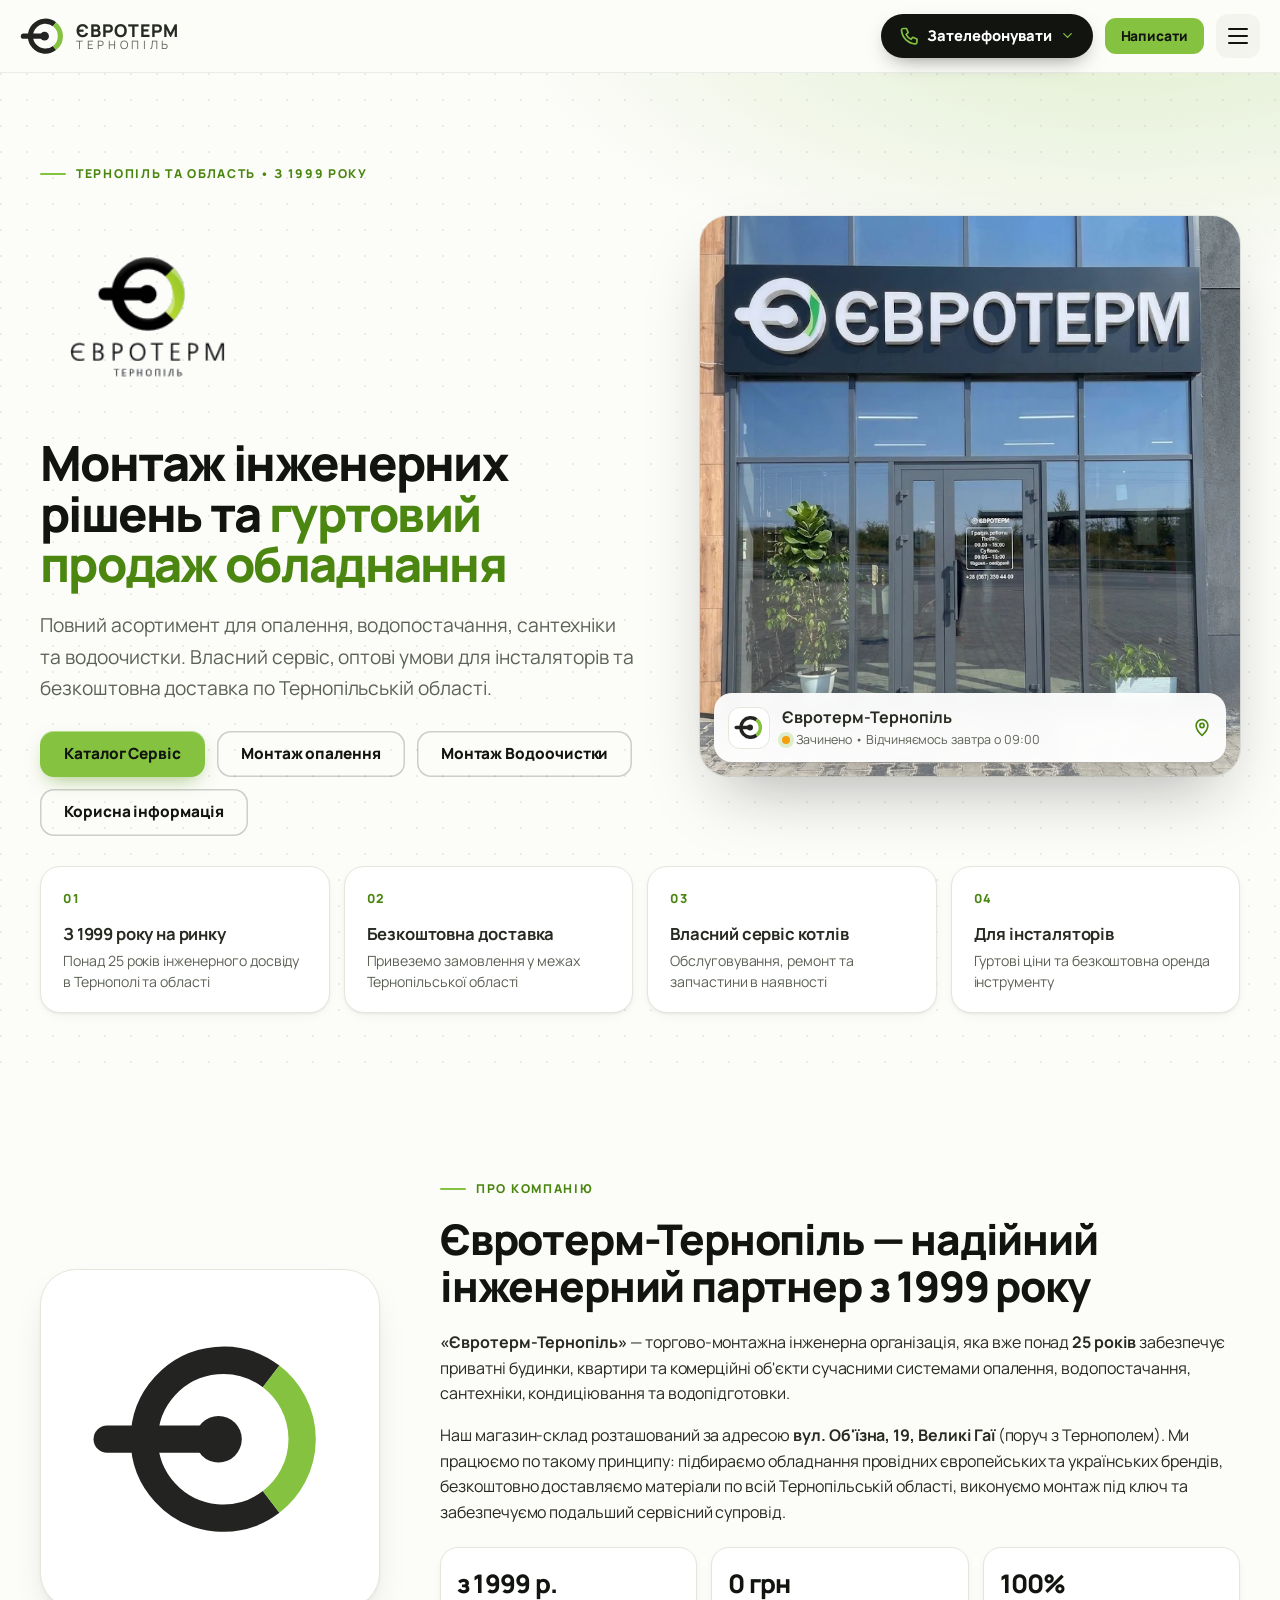
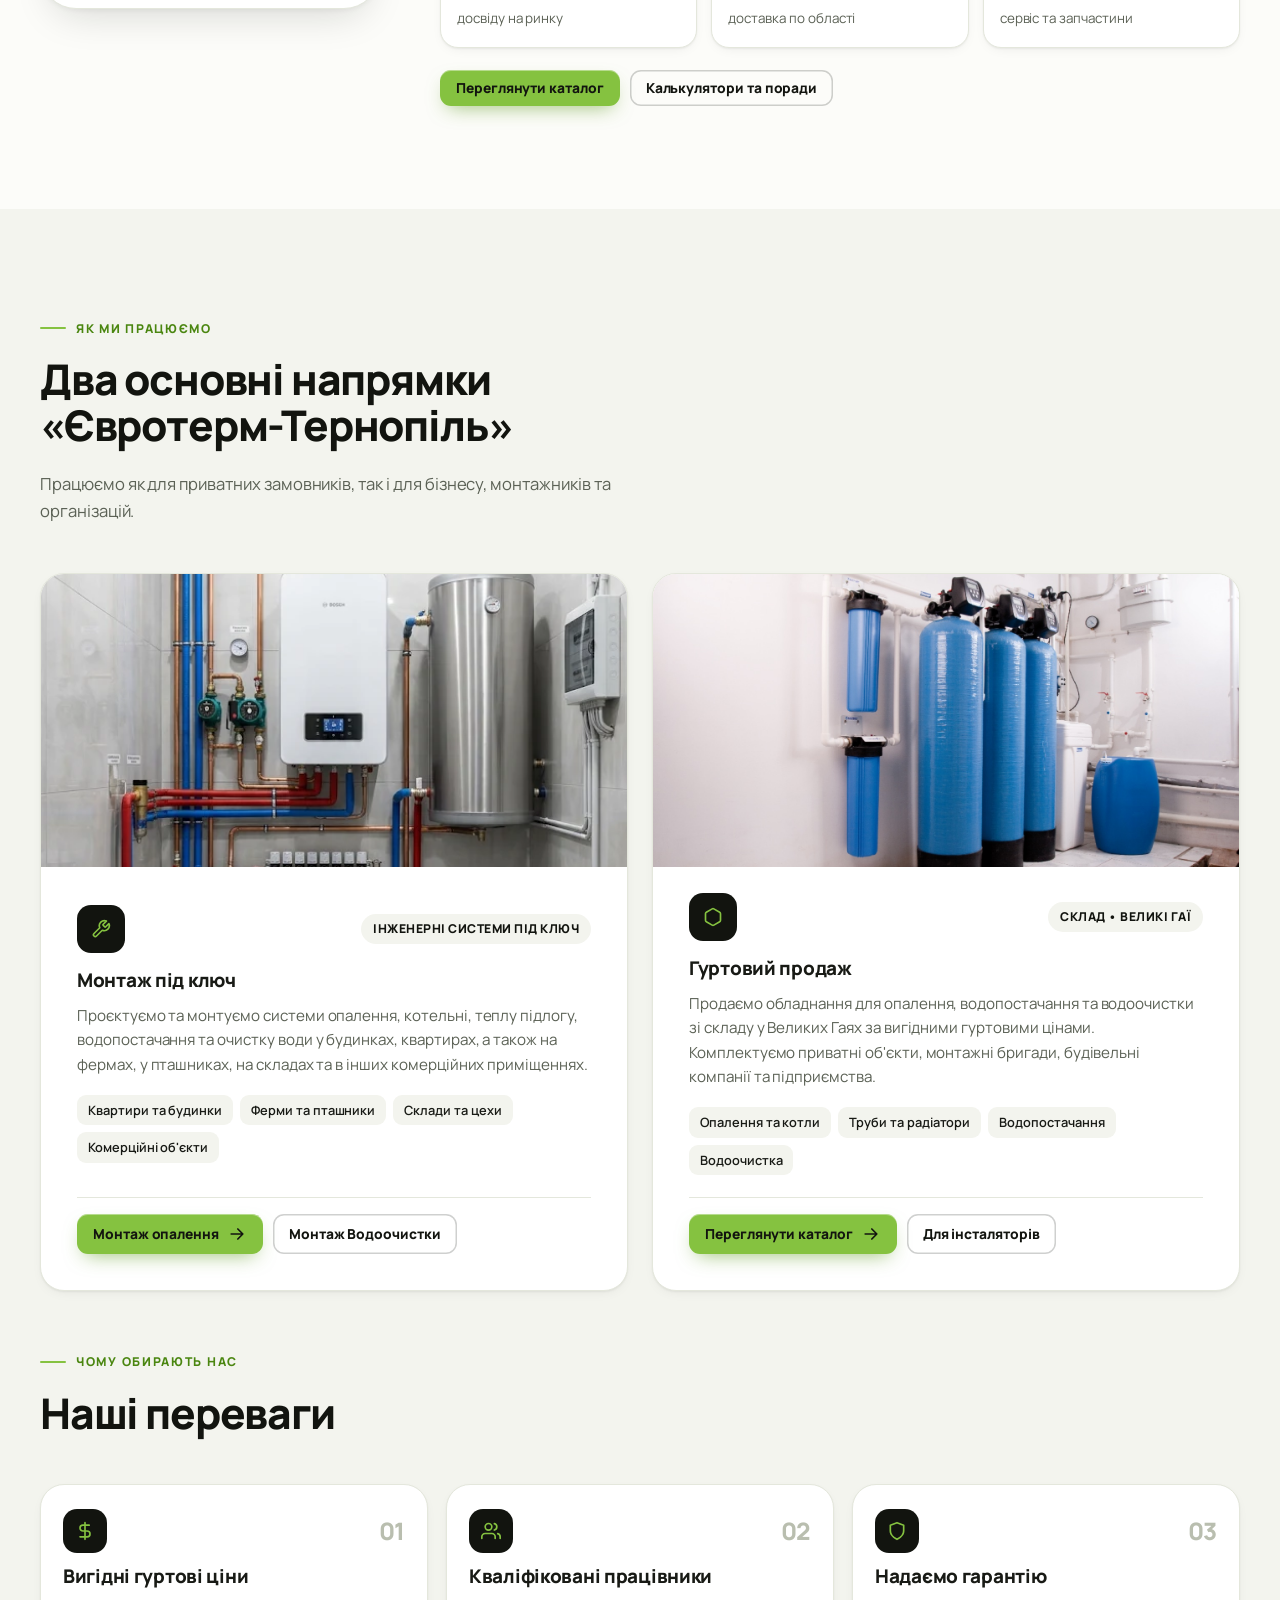
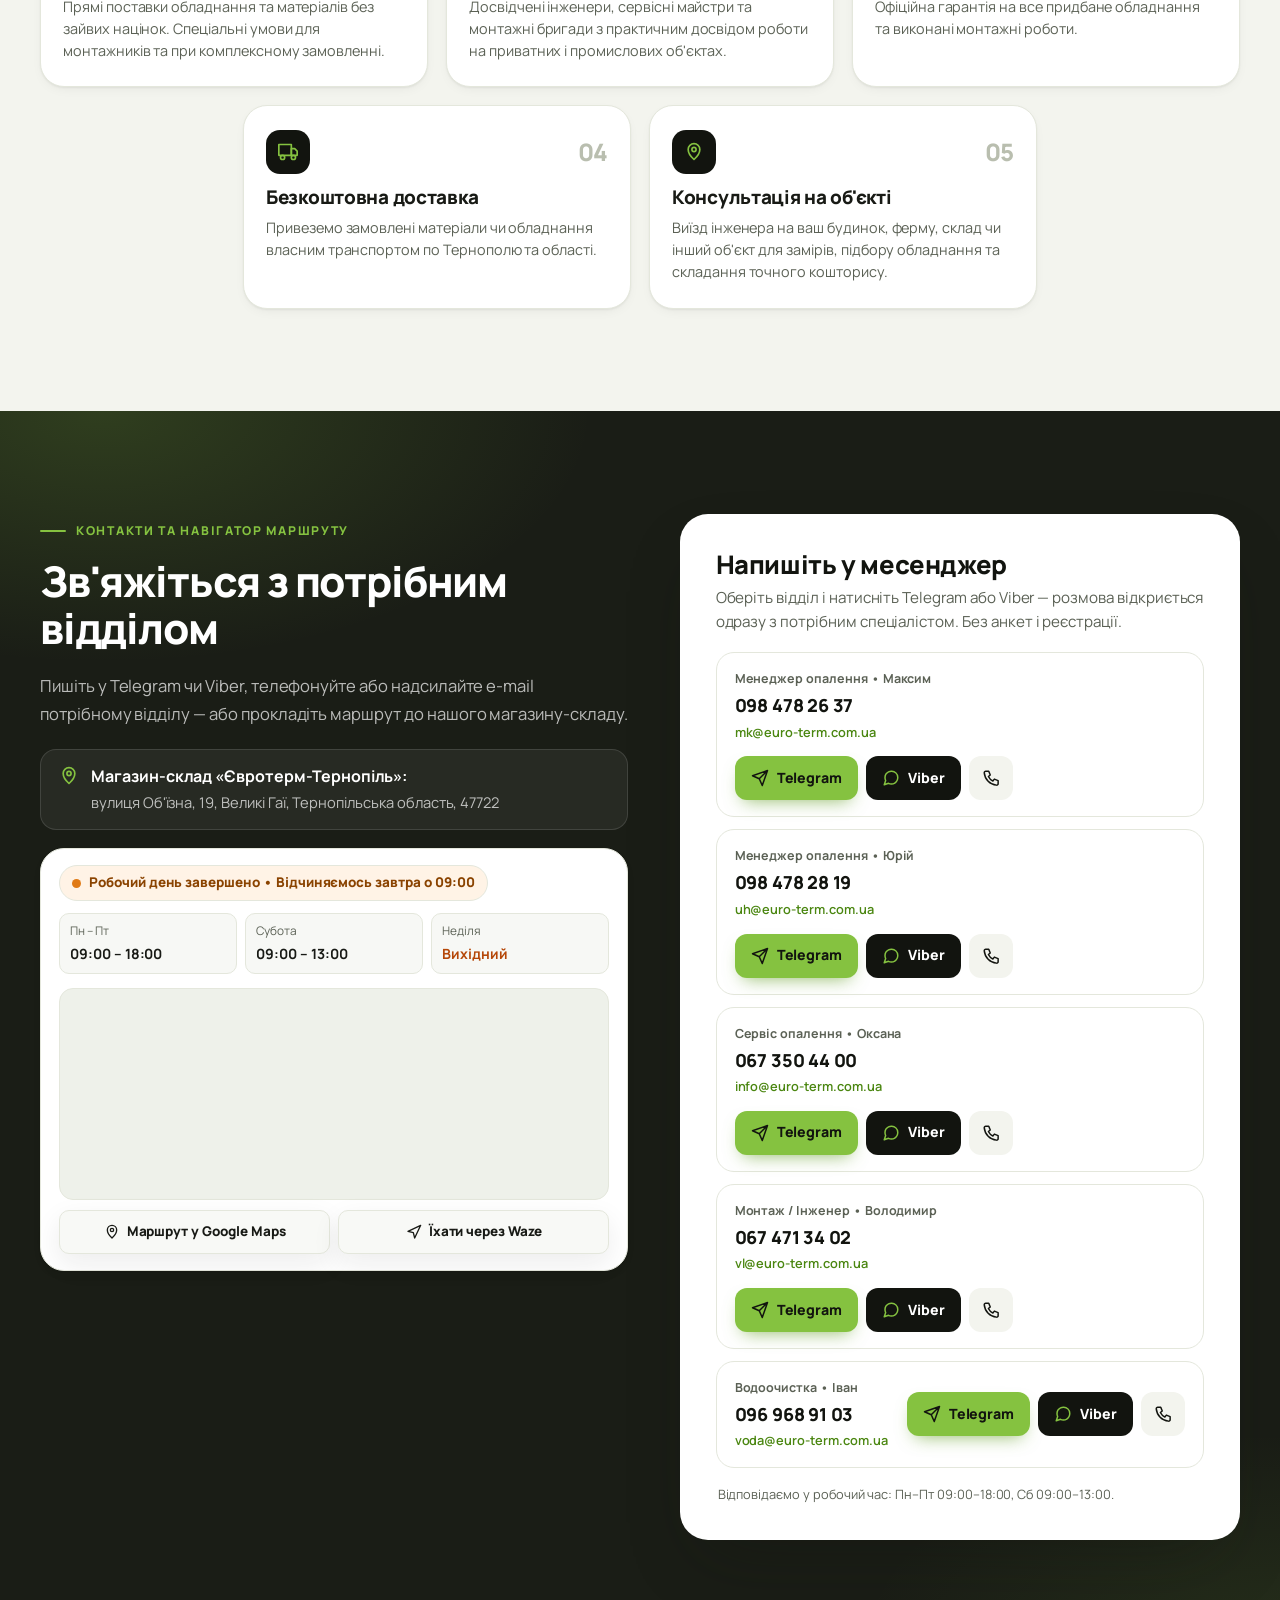
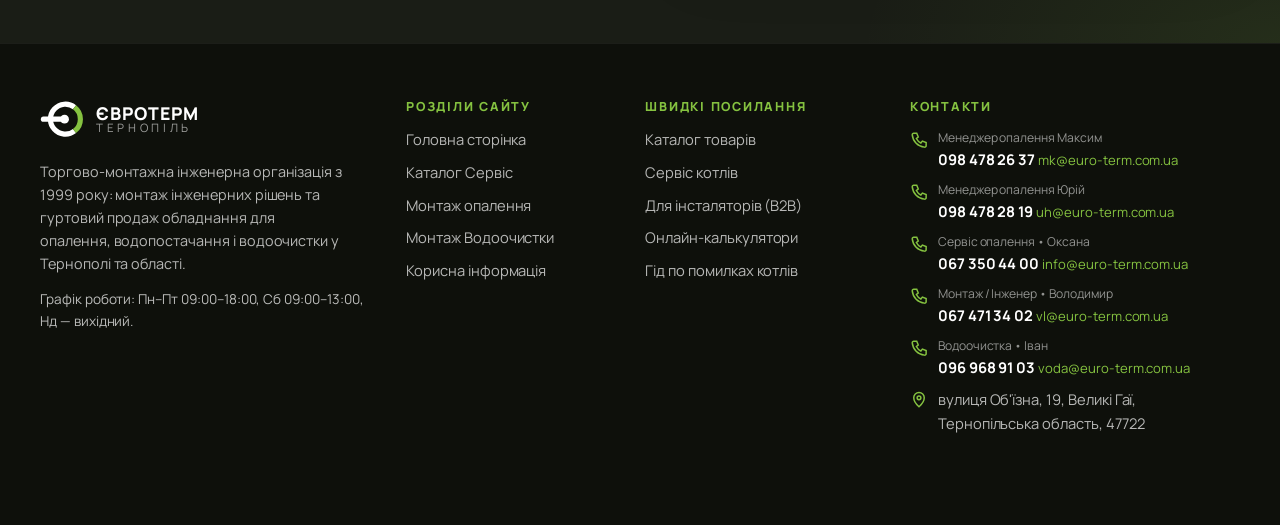
<file: index.html>
<!doctype html>
<html lang="uk">
<head>
<meta charset="utf-8">
<meta name="viewport" content="width=device-width,initial-scale=1,viewport-fit=cover">
<title>Євротерм-Тернопіль — Монтаж інженерних рішень та гуртовий продаж обладнання</title>
<meta name="description" content="Євротерм-Тернопіль: працюємо з 1999 року. Монтаж інженерних рішень та гуртовий продаж обладнання для опалення, водопостачання, водоочистки та сервіс. Безкоштовна доставка по області. Вул. Об'їзна, 19, Великі Гаї. Тел: 098 478 26 37">
<meta name="theme-color" content="#85C240">
<meta name="format-detection" content="telephone=no">
<meta property="og:type" content="website">
<meta property="og:locale" content="uk_UA">
<meta property="og:site_name" content="Євротерм-Тернопіль">
<meta property="og:title" content="Євротерм-Тернопіль — Монтаж інженерних рішень та гуртовий продаж обладнання">
<meta property="og:description" content="Понад 25 років досвіду. Монтаж інженерних рішень, гуртовий продаж обладнання, сервіс та безкоштовна доставка по Тернопільській області. 098 478 26 37">

<link rel="icon" type="image/svg+xml" href="data:image/svg+xml,%3Csvg xmlns='http://www.w3.org/2000/svg' viewBox='0 0 120 100'%3E%3Cpath d='M92 20 A40 40 0 1 0 92 80' fill='none' stroke='%23232321' stroke-width='14' stroke-linecap='butt'/%3E%3Cpath d='M92 20 A40 40 0 0 1 92 80' fill='none' stroke='%2385C240' stroke-width='14' stroke-linecap='butt'/%3E%3Cline x1='10' y1='50' x2='62' y2='50' stroke='%232321' stroke-width='14' stroke-linecap='round'/%3E%3Ccircle cx='64' cy='50' r='12' fill='%232321'/%3E%3C/svg%3E">
<link rel="stylesheet" href="style.css">

<style>

  /* ==================== ЗБІЛЬШЕНИЙ БЕЙДЖ ТА ЛОГОТИП У HERO ==================== */
  .hero-since {
    font-size: clamp(1rem, 1.45vw, 1.18rem);
    padding: 9px 20px;
    letter-spacing: 0.04em;
    margin-bottom: 22px;
  }
  .hero-emblem-wrap {
    display: flex;
    justify-content: center;
    align-items: center;
    margin: 6px auto 24px;
  }
  .hero-emblem-svg {
    width: clamp(150px, 18vw, 210px);
    height: auto;
    display: block;
    filter: drop-shadow(0 12px 26px rgba(35, 35, 33, 0.14));
    transition: transform 0.25s ease;
  }
  .hero-emblem-svg:hover {
    transform: scale(1.04);
  }

  /* ==================== ПРО КОМПАНІЮ: 3 КОЛОНКИ ЦИФР ==================== */
  .about .nums {
    grid-template-columns: repeat(3, 1fr);
  }

  /* ==================== 2 ОСНОВНІ НАПРЯМКИ ТА ПЕРЕВАГИ ==================== */
  .dir-grid {
    display: grid;
    grid-template-columns: 1fr 1fr;
    gap: 24px;
    margin-bottom: 54px;
  }
  .dir-card {
    position: relative;
    border-radius: 24px;
    padding: clamp(24px, 3.2vw, 36px);
    display: flex;
    flex-direction: column;
    justify-content: space-between;
    gap: 22px;
    background: #ffffff;
    color: #181a15;
    border: 1px solid var(--line);
    box-shadow: 0 10px 28px rgba(24,26,21,.08);
    transition: transform 0.22s cubic-bezier(0.34, 1.56, 0.64, 1), box-shadow 0.22s ease;
  }
  .dir-card:hover {
    transform: translateY(-4px);
    box-shadow: 0 10px 28px rgba(24,26,21,.08);
  }
  .dir-top {
    display: flex;
    align-items: center;
    justify-content: space-between;
    gap: 12px;
    margin-bottom: 16px;
  }
  .dir-ico {
    width: 48px;
    height: 48px;
    border-radius: 14px;
    display: inline-flex;
    align-items: center;
    justify-content: center;
    flex-shrink: 0;
    background: var(--accent-soft);
    color: #181a15;
    border: 1px solid var(--line);
  }
  .dir-pill {
    font-size: 0.76rem;
    font-weight: 800;
    letter-spacing: 0.04em;
    text-transform: uppercase;
    padding: 5px 12px;
    border-radius: 999px;
    background: var(--accent-soft);
    color: #181a15;
    border: 1px solid var(--line);
  }
  .dir-card h3 {
    font-size: clamp(1.32rem, 2.2vw, 1.62rem);
    margin: 0 0 12px;
    line-height: 1.22;
    color: #181a15;
  }
  .dir-card p {
    font-size: 0.95rem;
    line-height: 1.6;
    margin: 0 0 18px;
    color: var(--muted);
  }
  .dir-tags {
    display: flex;
    flex-wrap: wrap;
    gap: 7px;
  }
  .dir-tags span {
    font-size: 0.8rem;
    font-weight: 700;
    padding: 5px 11px;
    border-radius: 9px;
    background: #f8f9f6;
    color: #181a15;
    border: 1px solid var(--line);
  }
  .dir-actions {
    display: flex;
    flex-wrap: wrap;
    gap: 10px;
    padding-top: 16px;
    border-top: 1px solid var(--line);
  }

  /* Сітка переваг (5 карток: 3 зверху, 2 по центру знизу на десктопі) */
  .adv-grid {
    display: grid;
    grid-template-columns: repeat(6, 1fr);
    gap: 18px;
  }
  .adv-card {
    grid-column: span 2;
    background: #ffffff;
    border: 1px solid var(--line);
    border-radius: 20px;
    padding: 24px 22px;
    box-shadow: 0 10px 28px rgba(24,26,21,.08);
    transition: transform 0.22s cubic-bezier(0.34, 1.56, 0.64, 1), box-shadow 0.22s ease;
    display: flex;
    flex-direction: column;
    justify-content: space-between;
    gap: 14px;
  }
  .adv-card:nth-child(4) {
    grid-column: 2 / span 2;
  }
  .adv-card:nth-child(5) {
    grid-column: 4 / span 2;
  }
  .adv-card:hover {
    transform: translateY(-4px);
    box-shadow: 0 10px 28px rgba(24,26,21,.08);
  }
  .adv-head {
    display: flex;
    align-items: center;
    justify-content: space-between;
    gap: 10px;
    margin-bottom: 12px;
  }
  .adv-ico {
    width: 44px;
    height: 44px;
    border-radius: 12px;
    background: var(--accent-soft);
    color: #181a15;
    border: 1px solid var(--line);
    display: inline-flex;
    align-items: center;
    justify-content: center;
  }
  .adv-num {
    font-size: 0.82rem;
    font-weight: 900;
    color: #181a15;
    letter-spacing: 0.04em;
  }
  .adv-card h3 {
    font-size: 1.08rem;
    color: #181a15;
    margin: 0 0 8px;
  }
  .adv-card p {
    font-size: 0.9rem;
    color: var(--muted);
    line-height: 1.55;
    margin: 0;
  }

  @media (max-width: 960px) {
    .dir-grid {
      grid-template-columns: 1fr;
    }
    .adv-grid {
      grid-template-columns: repeat(2, 1fr);
    }
    .adv-card,
    .adv-card:nth-child(4),
    .adv-card:nth-child(5) {
      grid-column: span 1;
    }
  }
  @media (max-width: 600px) {
    .adv-grid,
    .about .nums {
      grid-template-columns: 1fr;
    }
  }

  /* ==================== КАРТКИ СПЕЦІАЛІСТІВ (ТЕЛЕФОН + E-MAIL) ==================== */
  .spec-card {
    display: flex;
    align-items: center;
    justify-content: space-between;
    gap: 12px;
    background: #ffffff;
    border: 1px solid var(--line);
    border-radius: 14px;
    padding: 12px 14px;
    box-shadow: 0 10px 28px rgba(24,26,21,.08);
    transition: transform 0.18s ease, box-shadow 0.18s ease;
  }
  .spec-card:hover {
    transform: translateY(-2px);
    box-shadow: 0 10px 28px rgba(24,26,21,.08);
  }
  .spec-main {
    display: flex;
    flex-direction: column;
    gap: 3px;
    min-width: 0;
  }
  .spec-role {
    font-size: 0.78rem;
    font-weight: 700;
    color: var(--muted);
  }
  .spec-links {
    display: flex;
    flex-wrap: wrap;
    align-items: center;
    gap: 8px 14px;
  }
  .spec-phone {
    font-size: 1.02rem;
    font-weight: 800;
    color: #181a15;
    text-decoration: none;
  }
  .spec-phone:hover {
    color: var(--accent-dark);
  }
  .spec-mail {
    display: inline-flex;
    align-items: center;
    gap: 5px;
    font-size: 0.84rem;
    font-weight: 700;
    color: #181a15;
    background: #f2f8ea;
    border: 1px solid var(--line);
    padding: 3px 9px;
    border-radius: 8px;
    text-decoration: none;
    transition: background 0.18s ease, color 0.18s ease;
  }
  .spec-mail:hover {
    background: var(--accent);
    color: #181a15;
  }
  .spec-actions {
    display: flex;
    align-items: center;
    gap: 7px;
    flex-shrink: 0;
  }
  .spec-ico-btn {
    width: 38px;
    height: 38px;
    border-radius: 11px;
    display: inline-flex;
    align-items: center;
    justify-content: center;
    background: var(--accent);
    color: #181a15;
    border: 1px solid var(--line);
    box-shadow: 0 10px 28px rgba(24,26,21,.08);
    text-decoration: none;
    transition: background 0.18s ease, transform 0.18s ease, box-shadow 0.18s ease;
  }
  .spec-ico-btn:hover {
    background: #94d14f;
    transform: translateY(-2px);
    box-shadow: 0 10px 28px rgba(24,26,21,.08);
  }
  .foot-mail {
    display: inline-block;
    font-size: 0.82rem;
    color: var(--accent) !important;
    margin-top: 2px;
  }
  .foot-mail:hover {
    text-decoration: underline;
  }

  /* ==================== ЧІПСИ У ФОРМІ ЗАЯВКИ (В СТИЛІ CALC-PILL) ==================== */
  .chips .chip {
    border: 1px solid var(--line);
    background: #f8f9f6;
    color: #181a15;
    font-weight: 700;
    box-shadow: 0 10px 28px rgba(24,26,21,.08);
    transition: transform 0.18s ease, background 0.18s ease, box-shadow 0.18s ease;
  }
  .chips .chip:hover {
    transform: translateY(-2px);
    background: #eef8e2;
  }
  .chips .chip[aria-pressed="true"] {
    background: var(--accent);
    color: #181a15;
    border: 1px solid var(--line);
    font-weight: 800;
    box-shadow: 0 10px 28px rgba(24,26,21,.08);
  }

  /* ==================== ЖИВИЙ СТАТУС РОБОТИ ТА МАРШРУТ ==================== */
  .schedule-card {
    background: #ffffff;
    border: 1px solid var(--line);
    border-radius: 16px;
    padding: 16px 18px;
    margin: 18px 0;
    box-shadow: 0 10px 28px rgba(24,26,21,.08);
  }
  .live-status-pill {
    display: inline-flex;
    align-items: center;
    gap: 8px;
    font-size: 0.84rem;
    font-weight: 800;
    padding: 6px 12px;
    border-radius: 999px;
    margin-bottom: 12px;
  }
  .live-status-pill.is-open {
    background: #eaf7dc;
    color: #2c5e08;
    border: 1px solid var(--line);
  }
  .live-status-pill.is-closed {
    background: #fff3e6;
    color: #8a4300;
    border: 1px solid var(--line);
  }
  .status-dot {
    width: 9px;
    height: 9px;
    border-radius: 50%;
    display: inline-block;
    flex-shrink: 0;
  }
  .is-open .status-dot {
    background: #58a618;
    box-shadow: 0 0 0 4px rgba(88, 166, 24, 0.22);
  }
  .is-closed .status-dot {
    background: #e07a16;
  }
  .sched-grid {
    display: grid;
    grid-template-columns: repeat(3, 1fr);
    gap: 8px;
    margin-bottom: 14px;
  }
  .sched-day {
    background: #f7f8f5;
    border-radius: 10px;
    padding: 8px 10px;
    border: 1px solid var(--line);
  }
  .sched-day small {
    display: block;
    font-size: 0.74rem;
    color: var(--muted);
  }
  .sched-day b {
    display: block;
    font-size: 0.88rem;
    color: #181a15;
    margin-top: 2px;
  }
  .sched-day.day-off b {
    color: #b54708;
  }
  .map-wrap {
    border-radius: 14px;
    overflow: hidden;
    border: 1px solid var(--line);
    margin-top: 12px;
    background: #eef1ea;
  }
  .map-wrap iframe {
    display: block;
    width: 100%;
    height: 210px;
    border: 0;
  }
  .route-btns {
    display: flex;
    flex-wrap: wrap;
    gap: 8px;
    margin-top: 10px;
  }
  .route-btn {
    flex: 1 1 150px;
    display: inline-flex;
    align-items: center;
    justify-content: center;
    gap: 7px;
    padding: 10px 14px;
    border-radius: 10px;
    font-size: 0.84rem;
    font-weight: 800;
    text-decoration: none;
    border: 1px solid var(--line);
    background: #f8f9f6;
    color: #181a15;
    box-shadow: 0 10px 28px rgba(24,26,21,.08);
    transition: all 0.18s ease;
  }
  .route-btn:hover {
    background: var(--accent);
    color: #181a15;
    transform: translateY(-2px);
    box-shadow: 0 10px 28px rgba(24,26,21,.08);
  }
  @media (max-width: 560px) {
    .sched-grid {
      grid-template-columns: 1fr;
    }
  }
</style>

<script type="application/ld+json">
{
  "@context": "https://schema.org",
  "@type": "HVACBusiness",
  "name": "Євротерм-Тернопіль",
  "foundingDate": "1999",
  "description": "Торгово-монтажна інженерна організація: монтаж інженерних рішень та гуртовий продаж обладнання для опалення, водопостачання, сантехніки, водоочистки та сервіс у Тернополі та області.",
  "email": "info@euro-term.com.ua",
  "telephone": ["+380984782637", "+380984782819", "+380673504400", "+380674713402", "+380969689103"],
  "openingHoursSpecification": [
    {
      "@type": "OpeningHoursSpecification",
      "dayOfWeek": ["Monday", "Tuesday", "Wednesday", "Thursday", "Friday"],
      "opens": "09:00",
      "closes": "18:00"
    },
    {
      "@type": "OpeningHoursSpecification",
      "dayOfWeek": "Saturday",
      "opens": "09:00",
      "closes": "13:00"
    }
  ],
  "sameAs": [
    "https://www.instagram.com/euroterm.ternopil",
    "https://www.tiktok.com/@euroterm",
    "https://www.facebook.com/EurotermTernopil"
  ],
  "address": {
    "@type": "PostalAddress",
    "streetAddress": "вулиця Об'їзна, 19",
    "addressLocality": "Великі Гаї",
    "addressRegion": "Тернопільська область",
    "postalCode": "47722",
    "addressCountry": "UA"
  }
}
</script>
<link rel="preconnect" href="https://fonts.googleapis.com">
<link rel="preconnect" href="https://fonts.gstatic.com" crossorigin>
<link rel="stylesheet" href="https://fonts.googleapis.com/css2?family=Manrope:wght@400;500;600;700;800&display=swap">
<link rel="stylesheet" href="theme.css">
</head>
<body>

<!-- ==================== ШАПКА САЙТУ ==================== -->
<header class="head">
  <div class="wrap">
    <a class="brand-logo" href="index.html" aria-label="Євротерм-Тернопіль, на головну">
      <svg viewBox="0 0 120 100" aria-hidden="true">
        <path d="M90 19 A39 39 0 1 0 90 81" fill="none" stroke="#232321" stroke-width="13.5" stroke-linecap="butt"/>
        <path d="M90 19 A39 39 0 0 1 90 81" fill="none" stroke="#85C240" stroke-width="13.5" stroke-linecap="butt"/>
        <line x1="9" y1="50" x2="62" y2="50" stroke="#232321" stroke-width="13.5" stroke-linecap="round"/>
        <circle cx="64" cy="50" r="11.5" fill="#232321"/>
      </svg>
      <div class="brand-name">
        <strong>ЄВРОТЕРМ</strong>
        <span>Тернопіль</span>
      </div>
    </a>

    <nav class="nav" aria-label="Основне меню">
      <a href="index.html" class="active">Головна сторінка</a>
      <a href="katalog.html">Каталог Сервіс</a>
      <a href="montazh.html">Монтаж опалення</a>
      <a href="vodoochystka.html">Монтаж Водоочистки</a>
      <a href="korysna-informatsiya.html">Корисна інформація</a>
    </nav>

    <div class="head-r">
      <div class="head-socs">
        <a class="sb" href="https://www.instagram.com/euroterm.ternopil" target="_blank" rel="noopener" aria-label="Instagram">
          <svg viewBox="0 0 24 24" fill="none" stroke="currentColor" stroke-width="2" stroke-linecap="round" stroke-linejoin="round"><rect x="2" y="2" width="20" height="20" rx="5" ry="5"/><path d="M16 11.37A4 4 0 1 1 12.63 8 4 4 0 0 1 16 11.37z"/><line x1="17.5" y1="6.5" x2="17.51" y2="6.5"/></svg>
        </a>
        <a class="sb" href="https://www.tiktok.com/@euroterm" target="_blank" rel="noopener" aria-label="TikTok">
          <svg viewBox="0 0 24 24" fill="currentColor"><path d="M19.59 6.69a4.83 4.83 0 0 1-3.77-4.25V2h-3.45v13.67a2.89 2.89 0 0 1-5.2 1.74 2.89 2.89 0 0 1 2.31-4.64 2.93 2.93 0 0 1 .88.13V9.4a6.84 6.84 0 0 0-1-.05A6.33 6.33 0 0 0 5 20.1a6.34 6.34 0 0 0 10.86-4.43v-7a8.16 8.16 0 0 0 4.77 1.52v-3.4a4.85 4.85 0 0 1-1-.1z"/></svg>
        </a>
        <a class="sb" href="https://www.facebook.com/EurotermTernopil" target="_blank" rel="noopener" aria-label="Facebook">
          <svg viewBox="0 0 24 24" fill="currentColor"><path d="M18 2h-3a5 5 0 0 0-5 5v3H7v4h3v8h4v-8h3l1-4h-4V7a1 1 0 0 1 1-1h3z"/></svg>
        </a>
      </div>

      <div class="tel-drop" id="tel-drop">
        <button type="button" class="head-tel call-attention" id="tel-drop-btn" aria-expanded="false" aria-label="Показати номери телефонів відділів">
          <svg class="icon phone-ring-ico" viewBox="0 0 24 24" aria-hidden="true"><path d="M5 3h4l2 5-2.5 2a13 13 0 0 0 6 6l2-2.5 5 2v4a2 2 0 0 1-2.2 2A18 18 0 0 1 3 5.2 2 2 0 0 1 5 3z"/></svg>
          <span>Зателефонувати</span>
          <svg class="icon" style="width:15px;height:15px;" viewBox="0 0 24 24"><path d="M6 9l6 6 6-6"/></svg>
        </button>
        <div class="tel-drop-menu">
          <a href="tel:+380984782637"><small>Менеджер опалення • Максим</small><b>098 478 26 37</b></a>
          <a href="tel:+380984782819"><small>Менеджер опалення • Юрій</small><b>098 478 28 19</b></a>
          <a href="tel:+380673504400"><small>Сервіс опалення • Оксана</small><b>067 350 44 00</b></a>
          <a href="tel:+380674713402"><small>Монтаж / Інженер • Володимир</small><b>067 471 34 02</b></a>
          <a href="tel:+380969689103"><small>Водоочистка • Іван</small><b>096 968 91 03</b></a>
        </div>
      </div>

      <a class="btn btn-green-bordered btn-sm head-cta" href="#zvyazok">Написати</a>
      <button type="button" class="burger" id="burger-btn" aria-label="Меню" aria-expanded="false" aria-controls="mnav">
        <i></i><i></i><i></i>
      </button>
    </div>
  </div>
</header>

<!-- Мобільне меню -->
<div class="mnav" id="mnav" hidden>
  <div class="wrap mnav-in">
    <nav class="mnav-l" aria-label="Мобільне меню">
      <a href="index.html" class="active">Головна сторінка</a>
      <a href="katalog.html">Каталог Сервіс</a>
      <a href="montazh.html">Монтаж опалення</a>
      <a href="vodoochystka.html">Монтаж Водоочистки</a>
      <a href="korysna-informatsiya.html">Корисна інформація</a>
      <a href="#kontakty">Контакти та маршрут</a>
    </nav>

    <div class="phones-list">
      <a class="p-card" href="tel:+380984782637">
        <div class="p-card-info"><span class="p-card-role">Менеджер опалення • Максим</span><span class="p-card-num">098 478 26 37</span></div>
        <span class="p-card-ico"><svg class="icon" style="width:16px;height:16px;" viewBox="0 0 24 24"><path d="M5 3h4l2 5-2.5 2a13 13 0 0 0 6 6l2-2.5 5 2v4a2 2 0 0 1-2.2 2A18 18 0 0 1 3 5.2 2 2 0 0 1 5 3z"/></svg></span>
      </a>
      <a class="p-card" href="tel:+380984782819">
        <div class="p-card-info"><span class="p-card-role">Менеджер опалення • Юрій</span><span class="p-card-num">098 478 28 19</span></div>
        <span class="p-card-ico"><svg class="icon" style="width:16px;height:16px;" viewBox="0 0 24 24"><path d="M5 3h4l2 5-2.5 2a13 13 0 0 0 6 6l2-2.5 5 2v4a2 2 0 0 1-2.2 2A18 18 0 0 1 3 5.2 2 2 0 0 1 5 3z"/></svg></span>
      </a>
      <a class="p-card" href="tel:+380673504400">
        <div class="p-card-info"><span class="p-card-role">Сервіс опалення • Оксана</span><span class="p-card-num">067 350 44 00</span></div>
        <span class="p-card-ico"><svg class="icon" style="width:16px;height:16px;" viewBox="0 0 24 24"><path d="M5 3h4l2 5-2.5 2a13 13 0 0 0 6 6l2-2.5 5 2v4a2 2 0 0 1-2.2 2A18 18 0 0 1 3 5.2 2 2 0 0 1 5 3z"/></svg></span>
      </a>
      <a class="p-card" href="tel:+380674713402">
        <div class="p-card-info"><span class="p-card-role">Монтаж / Інженер • Володимир</span><span class="p-card-num">067 471 34 02</span></div>
        <span class="p-card-ico"><svg class="icon" style="width:16px;height:16px;" viewBox="0 0 24 24"><path d="M5 3h4l2 5-2.5 2a13 13 0 0 0 6 6l2-2.5 5 2v4a2 2 0 0 1-2.2 2A18 18 0 0 1 3 5.2 2 2 0 0 1 5 3z"/></svg></span>
      </a>
      <a class="p-card" href="tel:+380969689103">
        <div class="p-card-info"><span class="p-card-role">Водоочистка • Іван</span><span class="p-card-num">096 968 91 03</span></div>
        <span class="p-card-ico"><svg class="icon" style="width:16px;height:16px;" viewBox="0 0 24 24"><path d="M5 3h4l2 5-2.5 2a13 13 0 0 0 6 6l2-2.5 5 2v4a2 2 0 0 1-2.2 2A18 18 0 0 1 3 5.2 2 2 0 0 1 5 3z"/></svg></span>
      </a>
    </div>

    <div class="mnav-cta">
      <a class="btn btn-green-bordered btn-full" href="#zvyazok">Написати в месенджер</a>
    </div>
  </div>
</div>

<main id="main">

<!-- ==================== ГОЛОВНИЙ ЕКРАН ==================== -->
<section class="hero hero-split">
  <div class="wrap hero-grid">
  <div class="hero-copy">
    <span class="eyebrow hero-since">Тернопіль та область • З 1999 року</span>

    <img class="hero-logo" src="img/eurotermlogo.gif" alt="Євротерм Тернопіль — логотип" width="220" height="220">

    <h1>Монтаж інженерних рішень та <span class="acc">гуртовий продаж обладнання</span></h1>
    <p class="hero-lead">Повний асортимент для опалення, водопостачання, сантехніки та водоочистки. Власний сервіс, оптові умови для інсталяторів та безкоштовна доставка по Тернопільській області.</p>
    <div class="pb-go" style="justify-content: center; margin-bottom: 36px;">
      <a class="btn btn-green-bordered" href="katalog.html">Каталог Сервіс</a>
      <a class="btn btn-green-bordered" href="montazh.html">Монтаж опалення</a>
      <a class="btn btn-green-bordered" href="vodoochystka.html">Монтаж Водоочистки</a>
      <a class="btn btn-green-bordered" href="korysna-informatsiya.html">Корисна інформація</a>
    </div>
  </div>
    <div class="hw">
      <figure>
        <img src="img/magazyn.webp" alt="Магазин Євротерм-Тернопіль з вулиці">
        <a class="ybadge" href="#kontakty" aria-label="Контакти та графік роботи Євротерм-Тернопіль">
          <div class="yb-av">
            <svg viewBox="0 0 120 100" aria-hidden="true">
              <path d="M90 19 A39 39 0 1 0 90 81" fill="none" stroke="#232321" stroke-width="14"/>
              <path d="M90 19 A39 39 0 0 1 90 81" fill="none" stroke="#85C240" stroke-width="14"/>
              <line x1="9" y1="50" x2="62" y2="50" stroke="#232321" stroke-width="14" stroke-linecap="round"/>
              <circle cx="64" cy="50" r="12" fill="#232321"/>
            </svg>
          </div>
          <span>
            <b>Євротерм-Тернопіль</b>
            <small id="hero-live-status"><i class="dot-live"></i>вул. Об'їзна, 19 • Пн–Пт 9–18, Сб 9–13</small>
          </span>
          <svg class="icon yb-go" viewBox="0 0 24 24"><path d="M12 21s7-6.2 7-12a7 7 0 0 0-14 0c0 5.8 7 12 7 12z"/><circle cx="12" cy="9" r="2.5"/></svg>
        </a>
      </figure>
    </div>
  </div>

  <div class="wrap">
    <ul class="facts">
      <li><b>З 1999 року на ринку</b><span>Понад 25 років інженерного досвіду в Тернополі та області</span></li>
      <li><b>Безкоштовна доставка</b><span>Привеземо замовлення у межах Тернопільської області</span></li>
      <li><b>Власний сервіс котлів</b><span>Обслуговування, ремонт та запчастини в наявності</span></li>
      <li><b>Для інсталяторів</b><span>Гуртові ціни та безкоштовна оренда інструменту</span></li>
    </ul>
  </div>
</section>

<!-- ==================== ПРО КОМПАНІЮ ==================== -->
<section class="sec" id="pro-nas">
  <div class="wrap">
    <div class="about">
      <div class="about-logo-box">
        <svg viewBox="0 0 120 100" aria-hidden="true">
          <path d="M90 19 A39 39 0 1 0 90 81" fill="none" stroke="#232321" stroke-width="13.5"/>
          <path d="M90 19 A39 39 0 0 1 90 81" fill="none" stroke="#85C240" stroke-width="13.5"/>
          <line x1="9" y1="50" x2="62" y2="50" stroke="#232321" stroke-width="13.5" stroke-linecap="round"/>
          <circle cx="64" cy="50" r="11.5" fill="#232321"/>
        </svg>
      </div>
      <div class="about-copy">
        <span class="eyebrow">Про компанію</span>
        <h2>Євротерм-Тернопіль — надійний інженерний партнер з 1999 року</h2>
        <p><b>«Євротерм-Тернопіль»</b> — торгово-монтажна інженерна організація, яка вже понад <b>25 років</b> забезпечує приватні будинки, квартири та комерційні об'єкти сучасними системами опалення, водопостачання, сантехніки, кондиціювання та водопідготовки.</p>
        <p>Наш магазин-склад розташований за адресою <b>вул. Об'їзна, 19, Великі Гаї</b> (поруч з Тернополем). Ми працюємо по такому принципу: підбираємо обладнання провідних європейських та українських брендів, безкоштовно доставляємо матеріали по всій Тернопільській області, виконуємо монтаж під ключ та забезпечуємо подальший сервісний супровід.</p>
        <div class="nums">
          <div><b>з 1999 р.</b><span>досвіду на ринку</span></div>
          <div><b>0 грн</b><span>доставка по області</span></div>
          <div><b>100%</b><span>сервіс та запчастини</span></div>
        </div>
        <div class="socs">
          <a class="btn btn-green-bordered btn-sm" href="katalog.html">Переглянути каталог</a>
          <a class="btn btn-green-bordered btn-sm" href="korysna-informatsiya.html">Калькулятори та поради</a>
        </div>
      </div>
    </div>
  </div>
</section>

<!-- ==================== 2 ОСНОВНІ НАПРЯМКИ ТА НАШІ ПЕРЕВАГИ ==================== -->
<section class="sec sec-alt" id="napryamky">
  <div class="wrap">
    <div class="sec-head">
      <span class="eyebrow">Як ми працюємо</span>
      <h2>Два основні напрямки «Євротерм-Тернопіль»</h2>
      <p class="lead">Працюємо як для приватних замовників, так і для бізнесу, монтажників та організацій.</p>
    </div>

    <div class="dir-grid">
      <!-- Картка 1: Монтаж під ключ -->
      <article class="dir-card">
        <div class="dir-ph"><img src="img/kotelnya.webp" alt="Котельня під ключ: газовий котел, бойлер, колектор опалення"></div>
        <div>
          <div class="dir-top">
            <span class="dir-ico">
              <svg class="icon" viewBox="0 0 24 24"><path d="M14.7 6.3a1 1 0 0 0 0 1.4l1.6 1.6a1 1 0 0 0 1.4 0l3.77-3.77a6 6 0 0 1-7.94 7.94l-6.91 6.91a2.12 2.12 0 0 1-3-3l6.91-6.91a6 6 0 0 1 7.94-7.94l-3.76 3.76z"/></svg>
            </span>
            <span class="dir-pill">Інженерні системи під ключ</span>
          </div>
          <h3>Монтаж під ключ</h3>
          <p>Проєктуємо та монтуємо системи опалення, котельні, теплу підлогу, водопостачання та очистку води у будинках, квартирах, а також на фермах, у пташниках, на складах та в інших комерційних приміщеннях.</p>
          <div class="dir-tags">
            <span>Квартири та будинки</span>
            <span>Ферми та пташники</span>
            <span>Склади та цехи</span>
            <span>Комерційні об'єкти</span>
          </div>
        </div>
        <div class="dir-actions">
          <a class="btn btn-green-bordered btn-sm" href="montazh.html">Монтаж опалення <svg class="icon" viewBox="0 0 24 24"><path d="M5 12h14M13 6l6 6-6 6"/></svg></a>
          <a class="btn btn-green-bordered btn-sm" href="vodoochystka.html">Монтаж Водоочистки</a>
        </div>
      </article>

      <!-- Картка 2: Гуртовий продаж -->
      <article class="dir-card">
        <div class="dir-ph"><img src="img/kolodci.jpg" alt="Система водоочистки: колони пом'якшення та фільтри"></div>
        <div>
          <div class="dir-top">
            <span class="dir-ico">
              <svg class="icon" viewBox="0 0 24 24"><path d="M21 16V8a2 2 0 0 0-1-1.73l-7-4a2 2 0 0 0-2 0l-7 4A2 2 0 0 0 3 8v8a2 2 0 0 0 1 1.73l7 4a2 2 0 0 0 2 0l7-4A2 2 0 0 0 21 16z"/></svg>
            </span>
            <span class="dir-pill">Склад • Великі Гаї</span>
          </div>
          <h3>Гуртовий продаж</h3>
          <p>Продаємо обладнання для опалення, водопостачання та водоочистки зі складу у Великих Гаях за вигідними гуртовими цінами. Комплектуємо приватні об'єкти, монтажні бригади, будівельні компанії та підприємства.</p>
          <div class="dir-tags">
            <span>Опалення та котли</span>
            <span>Труби та радіатори</span>
            <span>Водопостачання</span>
            <span>Водоочистка</span>
          </div>
        </div>
        <div class="dir-actions">
          <a class="btn btn-green-bordered btn-sm" href="katalog.html">Переглянути каталог <svg class="icon" viewBox="0 0 24 24"><path d="M5 12h14M13 6l6 6-6 6"/></svg></a>
          <a class="btn btn-green-bordered btn-sm" href="katalog.html#instalyatoram">Для інсталяторів</a>
        </div>
      </article>
    </div>

    <!-- Наші переваги -->
    <div class="sec-head">
      <span class="eyebrow">Чому обирають нас</span>
      <h2>Наші переваги</h2>
    </div>

    <div class="adv-grid">
      <div class="adv-card">
        <div>
          <div class="adv-head">
            <span class="adv-ico"><svg class="icon" viewBox="0 0 24 24"><path d="M12 2v20M17 5H9.5a3.5 3.5 0 0 0 0 7h5a3.5 3.5 0 0 1 0 7H6"/></svg></span>
            <span class="adv-num">01</span>
          </div>
          <h3>Вигідні гуртові ціни</h3>
          <p>Прямі поставки обладнання та матеріалів без зайвих націнок. Спеціальні умови для монтажників та при комплексному замовленні.</p>
        </div>
      </div>

      <div class="adv-card">
        <div>
          <div class="adv-head">
            <span class="adv-ico"><svg class="icon" viewBox="0 0 24 24"><path d="M17 21v-2a4 4 0 0 0-4-4H5a4 4 0 0 0-4 4v2"/><circle cx="9" cy="7" r="4"/><path d="M23 21v-2a4 4 0 0 0-3-3.87M16 3.13a4 4 0 0 1 0 7.75"/></svg></span>
            <span class="adv-num">02</span>
          </div>
          <h3>Кваліфіковані працівники</h3>
          <p>Досвідчені інженери, сервісні майстри та монтажні бригади з практичним досвідом роботи на приватних і промислових об'єктах.</p>
        </div>
      </div>

      <div class="adv-card">
        <div>
          <div class="adv-head">
            <span class="adv-ico"><svg class="icon" viewBox="0 0 24 24"><path d="M12 22s8-4 8-10V5l-8-3-8 3v7c0 6 8 10 8 10z"/></svg></span>
            <span class="adv-num">03</span>
          </div>
          <h3>Надаємо гарантію</h3>
          <p>Офіційна гарантія на все придбане обладнання та виконані монтажні роботи.</p>
        </div>
      </div>

      <div class="adv-card">
        <div>
          <div class="adv-head">
            <span class="adv-ico"><svg class="icon" viewBox="0 0 24 24"><rect x="1" y="3" width="15" height="13"/><polygon points="16 8 20 8 23 11 23 16 16 16 16 8"/><circle cx="5.5" cy="18.5" r="2.5"/><circle cx="18.5" cy="18.5" r="2.5"/></svg></span>
            <span class="adv-num">04</span>
          </div>
          <h3>Безкоштовна доставка</h3>
          <p>Привеземо замовлені матеріали чи обладнання власним транспортом по Тернополю та області.</p>
        </div>
      </div>

      <div class="adv-card">
        <div>
          <div class="adv-head">
            <span class="adv-ico"><svg class="icon" viewBox="0 0 24 24"><path d="M12 21s7-6.2 7-12a7 7 0 0 0-14 0c0 5.8 7 12 7 12z"/><circle cx="12" cy="9" r="2.5"/></svg></span>
            <span class="adv-num">05</span>
          </div>
          <h3>Консультація на об'єкті</h3>
          <p>Виїзд інженера на ваш будинок, ферму, склад чи інший об'єкт для замірів, підбору обладнання та складання точного кошторису.</p>
        </div>
      </div>
    </div>
  </div>
</section>

<!-- ==================== КОНТАКТИ, ГРАФІК, КАРТА, НАВІГАТОР ТА ЗАЯВКА ==================== -->
<section class="sec order-s" id="kontakty">
  <div class="wrap order" id="zvyazok">
    <div class="order-side">
      <span class="eyebrow">Контакти та навігатор маршруту</span>
      <h2>Зв'яжіться з потрібним відділом</h2>
      <p class="lead">Пишіть у Telegram чи Viber, телефонуйте або надсилайте e-mail потрібному відділу — або прокладіть маршрут до нашого магазину-складу.</p>

      <div class="addr-box">
        <svg class="icon" viewBox="0 0 24 24"><path d="M12 21s7-6.2 7-12a7 7 0 0 0-14 0c0 5.8 7 12 7 12z"/><circle cx="12" cy="9" r="2.5"/></svg>
        <div>
          <b>Магазин-склад «Євротерм-Тернопіль»:</b>
          <span>вулиця Об'їзна, 19, Великі Гаї, Тернопільська область, 47722</span>
        </div>
      </div>

      <!-- Живий статус графіка роботи + карта + маршрут -->
      <div class="schedule-card">
        <div class="live-status-pill is-open" id="live-status-pill">
          <span class="status-dot"></span>
          <span id="live-status-text">Перевіряємо графік роботи...</span>
        </div>

        <div class="sched-grid">
          <div class="sched-day">
            <small>Пн – Пт</small>
            <b>09:00 – 18:00</b>
          </div>
          <div class="sched-day">
            <small>Субота</small>
            <b>09:00 – 13:00</b>
          </div>
          <div class="sched-day day-off">
            <small>Неділя</small>
            <b>Вихідний</b>
          </div>
        </div>

        <div class="map-wrap">
          <iframe
            title="Карта проїзду до магазину Євротерм-Тернопіль, вул. Об'їзна, 19, Великі Гаї"
            loading="lazy"
            referrerpolicy="no-referrer-when-downgrade"
            src="https://maps.google.com/maps?q=%D0%B2%D1%83%D0%BB%D0%B8%D1%86%D1%8F%20%D0%9E%D0%B1'%D1%97%D0%B7%D0%BD%D0%B0,%2019,%20%D0%92%D0%B5%D0%BB%D0%B8%D0%BA%D1%96%20%D0%93%D0%B0%D1%97,%20%D0%A2%D0%B5%D1%80%D0%BD%D0%BE%D0%BF%D1%96%D0%BB%D1%8C%D1%81%D1%8C%D0%BA%D0%B0%20%D0%BE%D0%B1%D0%BB%D0%B0%D1%81%D1%82%D1%8C&t=&z=15&ie=UTF8&iwloc=&output=embed">
          </iframe>
        </div>

        <div class="route-btns">
          <a class="route-btn" href="https://www.google.com/maps/dir/?api=1&destination=%D0%B2%D1%83%D0%BB%D0%B8%D1%86%D1%8F+%D0%9E%D0%B1'%D1%97%D0%B7%D0%BD%D0%B0,+19,+%D0%92%D0%B5%D0%BB%D0%B8%D0%BA%D1%96+%D0%93%D0%B0%D1%97,+%D0%A2%D0%B5%D1%80%D0%BD%D0%BE%D0%BF%D1%96%D0%BB%D1%8C%D1%81%D1%8C%D0%BA%D0%B0+%D0%BE%D0%B1%D0%BB%D0%B0%D1%81%D1%82%D1%8C" target="_blank" rel="noopener">
            <svg class="icon" style="width:16px;height:16px;" viewBox="0 0 24 24"><path d="M12 21s7-6.2 7-12a7 7 0 0 0-14 0c0 5.8 7 12 7 12z"/><circle cx="12" cy="9" r="2.5"/></svg>
            <span>Маршрут у Google Maps</span>
          </a>
          <a class="route-btn" href="https://waze.com/ul?q=%D0%B2%D1%83%D0%BB%D0%B8%D1%86%D1%8F%20%D0%9E%D0%B1'%D1%97%D0%B7%D0%BD%D0%B0%2019%20%D0%92%D0%B5%D0%BB%D0%B8%D0%BA%D1%96%20%D0%93%D0%B0%D1%97&navigate=yes" target="_blank" rel="noopener">
            <svg class="icon" style="width:16px;height:16px;" viewBox="0 0 24 24"><path d="M3 11l19-9-9 19-2-8-8-2z"/></svg>
            <span>Їхати через Waze</span>
          </a>
        </div>
      </div>

          </div>

    <div class="msg-card">
      <h3>Напишіть у месенджер</h3>
      <p class="msg-sub">Оберіть відділ і натисніть Telegram або Viber — розмова відкриється одразу з потрібним спеціалістом. Без анкет і реєстрації.</p>
      <div class="msg-list">
      <div class="msg-row">
        <div class="msg-who">
          <span class="msg-role">Менеджер опалення • Максим</span>
          <a class="msg-phone" href="tel:+380984782637">098 478 26 37</a>
          <a class="msg-mail" href="mailto:mk@euro-term.com.ua">mk@euro-term.com.ua</a>
        </div>
        <div class="msg-acts">
          <a class="msg-btn msg-tg" href="https://t.me/+380984782637?text=%D0%94%D0%BE%D0%B1%D1%80%D0%BE%D0%B3%D0%BE%20%D0%B4%D0%BD%D1%8F%21%20%D0%A6%D1%96%D0%BA%D0%B0%D0%B2%D0%B8%D1%82%D1%8C%20%D0%BE%D0%BF%D0%B0%D0%BB%D0%B5%D0%BD%D0%BD%D1%8F%20/%20%D0%BE%D0%B1%D0%BB%D0%B0%D0%B4%D0%BD%D0%B0%D0%BD%D0%BD%D1%8F%20%D0%B7%20%D0%BA%D0%B0%D1%82%D0%B0%D0%BB%D0%BE%D0%B3%D1%83." target="_blank" rel="noopener"><svg class="icon" viewBox="0 0 24 24"><path d="M22 2 11 13M22 2l-7 20-4-9-9-4 20-7z"/></svg><span>Telegram</span></a>
          <a class="msg-btn msg-vb" href="viber://chat?number=%2B380984782637"><svg class="icon" viewBox="0 0 24 24"><path d="M21 11.5a8.4 8.4 0 0 1-.9 3.8 8.5 8.5 0 0 1-7.6 4.7 8.4 8.4 0 0 1-3.8-.9L3 21l1.9-5.7a8.4 8.4 0 0 1-.9-3.8 8.5 8.5 0 0 1 4.7-7.6A8.4 8.4 0 0 1 12.5 3H13a8.5 8.5 0 0 1 8 8z"/></svg><span>Viber</span></a>
          <a class="msg-btn msg-call" href="tel:+380984782637" aria-label="Подзвонити 098 478 26 37" title="Подзвонити"><svg class="icon" viewBox="0 0 24 24"><path d="M5 3h4l2 5-2.5 2a13 13 0 0 0 6 6l2-2.5 5 2v4a2 2 0 0 1-2.2 2A18 18 0 0 1 3 5.2 2 2 0 0 1 5 3z"/></svg></a>
        </div>
      </div>
      <div class="msg-row">
        <div class="msg-who">
          <span class="msg-role">Менеджер опалення • Юрій</span>
          <a class="msg-phone" href="tel:+380984782819">098 478 28 19</a>
          <a class="msg-mail" href="mailto:uh@euro-term.com.ua">uh@euro-term.com.ua</a>
        </div>
        <div class="msg-acts">
          <a class="msg-btn msg-tg" href="https://t.me/+380984782819?text=%D0%94%D0%BE%D0%B1%D1%80%D0%BE%D0%B3%D0%BE%20%D0%B4%D0%BD%D1%8F%21%20%D0%A6%D1%96%D0%BA%D0%B0%D0%B2%D0%B8%D1%82%D1%8C%20%D0%BE%D0%BF%D0%B0%D0%BB%D0%B5%D0%BD%D0%BD%D1%8F%20/%20%D0%BE%D0%B1%D0%BB%D0%B0%D0%B4%D0%BD%D0%B0%D0%BD%D0%BD%D1%8F%20%D0%B7%20%D0%BA%D0%B0%D1%82%D0%B0%D0%BB%D0%BE%D0%B3%D1%83." target="_blank" rel="noopener"><svg class="icon" viewBox="0 0 24 24"><path d="M22 2 11 13M22 2l-7 20-4-9-9-4 20-7z"/></svg><span>Telegram</span></a>
          <a class="msg-btn msg-vb" href="viber://chat?number=%2B380984782819"><svg class="icon" viewBox="0 0 24 24"><path d="M21 11.5a8.4 8.4 0 0 1-.9 3.8 8.5 8.5 0 0 1-7.6 4.7 8.4 8.4 0 0 1-3.8-.9L3 21l1.9-5.7a8.4 8.4 0 0 1-.9-3.8 8.5 8.5 0 0 1 4.7-7.6A8.4 8.4 0 0 1 12.5 3H13a8.5 8.5 0 0 1 8 8z"/></svg><span>Viber</span></a>
          <a class="msg-btn msg-call" href="tel:+380984782819" aria-label="Подзвонити 098 478 28 19" title="Подзвонити"><svg class="icon" viewBox="0 0 24 24"><path d="M5 3h4l2 5-2.5 2a13 13 0 0 0 6 6l2-2.5 5 2v4a2 2 0 0 1-2.2 2A18 18 0 0 1 3 5.2 2 2 0 0 1 5 3z"/></svg></a>
        </div>
      </div>
      <div class="msg-row">
        <div class="msg-who">
          <span class="msg-role">Сервіс опалення • Оксана</span>
          <a class="msg-phone" href="tel:+380673504400">067 350 44 00</a>
          <a class="msg-mail" href="mailto:info@euro-term.com.ua">info@euro-term.com.ua</a>
        </div>
        <div class="msg-acts">
          <a class="msg-btn msg-tg" href="https://t.me/+380673504400?text=%D0%94%D0%BE%D0%B1%D1%80%D0%BE%D0%B3%D0%BE%20%D0%B4%D0%BD%D1%8F%21%20%D0%9F%D0%BE%D1%82%D1%80%D1%96%D0%B1%D0%B5%D0%BD%20%D1%81%D0%B5%D1%80%D0%B2%D1%96%D1%81%20/%20%D1%80%D0%B5%D0%BC%D0%BE%D0%BD%D1%82%20%D0%BA%D0%BE%D1%82%D0%BB%D0%B0%20%D1%87%D0%B8%20%D0%B7%D0%B0%D0%BF%D1%87%D0%B0%D1%81%D1%82%D0%B8%D0%BD%D0%B8." target="_blank" rel="noopener"><svg class="icon" viewBox="0 0 24 24"><path d="M22 2 11 13M22 2l-7 20-4-9-9-4 20-7z"/></svg><span>Telegram</span></a>
          <a class="msg-btn msg-vb" href="viber://chat?number=%2B380673504400"><svg class="icon" viewBox="0 0 24 24"><path d="M21 11.5a8.4 8.4 0 0 1-.9 3.8 8.5 8.5 0 0 1-7.6 4.7 8.4 8.4 0 0 1-3.8-.9L3 21l1.9-5.7a8.4 8.4 0 0 1-.9-3.8 8.5 8.5 0 0 1 4.7-7.6A8.4 8.4 0 0 1 12.5 3H13a8.5 8.5 0 0 1 8 8z"/></svg><span>Viber</span></a>
          <a class="msg-btn msg-call" href="tel:+380673504400" aria-label="Подзвонити 067 350 44 00" title="Подзвонити"><svg class="icon" viewBox="0 0 24 24"><path d="M5 3h4l2 5-2.5 2a13 13 0 0 0 6 6l2-2.5 5 2v4a2 2 0 0 1-2.2 2A18 18 0 0 1 3 5.2 2 2 0 0 1 5 3z"/></svg></a>
        </div>
      </div>
      <div class="msg-row">
        <div class="msg-who">
          <span class="msg-role">Монтаж / Інженер • Володимир</span>
          <a class="msg-phone" href="tel:+380674713402">067 471 34 02</a>
          <a class="msg-mail" href="mailto:vl@euro-term.com.ua">vl@euro-term.com.ua</a>
        </div>
        <div class="msg-acts">
          <a class="msg-btn msg-tg" href="https://t.me/+380674713402?text=%D0%94%D0%BE%D0%B1%D1%80%D0%BE%D0%B3%D0%BE%20%D0%B4%D0%BD%D1%8F%21%20%D0%A6%D1%96%D0%BA%D0%B0%D0%B2%D0%B8%D1%82%D1%8C%20%D0%BC%D0%BE%D0%BD%D1%82%D0%B0%D0%B6%20%D0%BE%D0%BF%D0%B0%D0%BB%D0%B5%D0%BD%D0%BD%D1%8F." target="_blank" rel="noopener"><svg class="icon" viewBox="0 0 24 24"><path d="M22 2 11 13M22 2l-7 20-4-9-9-4 20-7z"/></svg><span>Telegram</span></a>
          <a class="msg-btn msg-vb" href="viber://chat?number=%2B380674713402"><svg class="icon" viewBox="0 0 24 24"><path d="M21 11.5a8.4 8.4 0 0 1-.9 3.8 8.5 8.5 0 0 1-7.6 4.7 8.4 8.4 0 0 1-3.8-.9L3 21l1.9-5.7a8.4 8.4 0 0 1-.9-3.8 8.5 8.5 0 0 1 4.7-7.6A8.4 8.4 0 0 1 12.5 3H13a8.5 8.5 0 0 1 8 8z"/></svg><span>Viber</span></a>
          <a class="msg-btn msg-call" href="tel:+380674713402" aria-label="Подзвонити 067 471 34 02" title="Подзвонити"><svg class="icon" viewBox="0 0 24 24"><path d="M5 3h4l2 5-2.5 2a13 13 0 0 0 6 6l2-2.5 5 2v4a2 2 0 0 1-2.2 2A18 18 0 0 1 3 5.2 2 2 0 0 1 5 3z"/></svg></a>
        </div>
      </div>
      <div class="msg-row">
        <div class="msg-who">
          <span class="msg-role">Водоочистка • Іван</span>
          <a class="msg-phone" href="tel:+380969689103">096 968 91 03</a>
          <a class="msg-mail" href="mailto:voda@euro-term.com.ua">voda@euro-term.com.ua</a>
        </div>
        <div class="msg-acts">
          <a class="msg-btn msg-tg" href="https://t.me/+380969689103?text=%D0%94%D0%BE%D0%B1%D1%80%D0%BE%D0%B3%D0%BE%20%D0%B4%D0%BD%D1%8F%21%20%D0%A6%D1%96%D0%BA%D0%B0%D0%B2%D0%B8%D1%82%D1%8C%20%D0%B2%D0%BE%D0%B4%D0%BE%D0%BE%D1%87%D0%B8%D1%81%D1%82%D0%BA%D0%B0%20/%20%D1%81%D1%96%D0%BB%D1%8C%20PARLA." target="_blank" rel="noopener"><svg class="icon" viewBox="0 0 24 24"><path d="M22 2 11 13M22 2l-7 20-4-9-9-4 20-7z"/></svg><span>Telegram</span></a>
          <a class="msg-btn msg-vb" href="viber://chat?number=%2B380969689103"><svg class="icon" viewBox="0 0 24 24"><path d="M21 11.5a8.4 8.4 0 0 1-.9 3.8 8.5 8.5 0 0 1-7.6 4.7 8.4 8.4 0 0 1-3.8-.9L3 21l1.9-5.7a8.4 8.4 0 0 1-.9-3.8 8.5 8.5 0 0 1 4.7-7.6A8.4 8.4 0 0 1 12.5 3H13a8.5 8.5 0 0 1 8 8z"/></svg><span>Viber</span></a>
          <a class="msg-btn msg-call" href="tel:+380969689103" aria-label="Подзвонити 096 968 91 03" title="Подзвонити"><svg class="icon" viewBox="0 0 24 24"><path d="M5 3h4l2 5-2.5 2a13 13 0 0 0 6 6l2-2.5 5 2v4a2 2 0 0 1-2.2 2A18 18 0 0 1 3 5.2 2 2 0 0 1 5 3z"/></svg></a>
        </div>
      </div>
      </div>
      <p class="msg-note">Відповідаємо у робочий час: Пн–Пт 09:00–18:00, Сб 09:00–13:00.</p>
    </div>
  </div>
</section>

</main>

<!-- ==================== ПІДВАЛ САЙТУ ==================== -->
<footer class="foot">
  <div class="wrap">
    <div>
      <a class="brand-logo" href="index.html">
        <svg viewBox="0 0 120 100" aria-hidden="true">
          <path d="M90 19 A39 39 0 1 0 90 81" fill="none" stroke="#ffffff" stroke-width="13.5"/>
          <path d="M90 19 A39 39 0 0 1 90 81" fill="none" stroke="#85C240" stroke-width="13.5"/>
          <line x1="9" y1="50" x2="62" y2="50" stroke="#ffffff" stroke-width="13.5" stroke-linecap="round"/>
          <circle cx="64" cy="50" r="11.5" fill="#ffffff"/>
        </svg>
        <div class="brand-name">
          <strong>ЄВРОТЕРМ</strong>
          <span>Тернопіль</span>
        </div>
      </a>
      <p style="margin-top:14px;max-width:34ch;font-size:0.9rem;">Торгово-монтажна інженерна організація з 1999 року: монтаж інженерних рішень та гуртовий продаж обладнання для опалення, водопостачання і водоочистки у Тернополі та області.</p>
      <p style="margin-top:10px;font-size:0.85rem;color:rgba(255,255,255,0.72);">Графік роботи: Пн–Пт 09:00–18:00, Сб 09:00–13:00, Нд — вихідний.</p>
    </div>

    <div>
      <h3>Розділи сайту</h3>
      <ul>
        <li><a href="index.html">Головна сторінка</a></li>
        <li><a href="katalog.html">Каталог Сервіс</a></li>
        <li><a href="montazh.html">Монтаж опалення</a></li>
        <li><a href="vodoochystka.html">Монтаж Водоочистки</a></li>
        <li><a href="korysna-informatsiya.html">Корисна інформація</a></li>
      </ul>
    </div>

    <div>
      <h3>Швидкі посилання</h3>
      <ul>
        <li><a href="katalog.html#catalog">Каталог товарів</a></li>
        <li><a href="katalog.html#servis">Сервіс котлів</a></li>
        <li><a href="katalog.html#instalyatoram">Для інсталяторів (B2B)</a></li>
        <li><a href="korysna-informatsiya.html#kalkulyator">Онлайн-калькулятори</a></li>
        <li><a href="korysna-informatsiya.html#gid-pomylok">Гід по помилках котлів</a></li>
      </ul>
    </div>

    <div>
      <h3>Контакти</h3>
      <ul class="ci">
        <li>
          <svg viewBox="0 0 24 24" fill="none" stroke="currentColor" stroke-width="2"><path d="M5 3h4l2 5-2.5 2a13 13 0 0 0 6 6l2-2.5 5 2v4a2 2 0 0 1-2.2 2A18 18 0 0 1 3 5.2 2 2 0 0 1 5 3z"/></svg>
          <div class="foot-ph">
            <small>Менеджер опалення Максим</small>
            <a href="tel:+380984782637"><b>098 478 26 37</b></a>
            <a class="foot-mail" href="mailto:mk@euro-term.com.ua">mk@euro-term.com.ua</a>
          </div>
        </li>
        <li>
          <svg viewBox="0 0 24 24" fill="none" stroke="currentColor" stroke-width="2"><path d="M5 3h4l2 5-2.5 2a13 13 0 0 0 6 6l2-2.5 5 2v4a2 2 0 0 1-2.2 2A18 18 0 0 1 3 5.2 2 2 0 0 1 5 3z"/></svg>
          <div class="foot-ph">
            <small>Менеджер опалення Юрій</small>
            <a href="tel:+380984782819"><b>098 478 28 19</b></a>
            <a class="foot-mail" href="mailto:uh@euro-term.com.ua">uh@euro-term.com.ua</a>
          </div>
        </li>
        <li>
          <svg viewBox="0 0 24 24" fill="none" stroke="currentColor" stroke-width="2"><path d="M5 3h4l2 5-2.5 2a13 13 0 0 0 6 6l2-2.5 5 2v4a2 2 0 0 1-2.2 2A18 18 0 0 1 3 5.2 2 2 0 0 1 5 3z"/></svg>
          <div class="foot-ph">
            <small>Сервіс опалення • Оксана</small>
            <a href="tel:+380673504400"><b>067 350 44 00</b></a>
            <a class="foot-mail" href="mailto:info@euro-term.com.ua">info@euro-term.com.ua</a>
          </div>
        </li>
        <li>
          <svg viewBox="0 0 24 24" fill="none" stroke="currentColor" stroke-width="2"><path d="M5 3h4l2 5-2.5 2a13 13 0 0 0 6 6l2-2.5 5 2v4a2 2 0 0 1-2.2 2A18 18 0 0 1 3 5.2 2 2 0 0 1 5 3z"/></svg>
          <div class="foot-ph">
            <small>Монтаж / Інженер • Володимир</small>
            <a href="tel:+380674713402"><b>067 471 34 02</b></a>
            <a class="foot-mail" href="mailto:vl@euro-term.com.ua">vl@euro-term.com.ua</a>
          </div>
        </li>
        <li>
          <svg viewBox="0 0 24 24" fill="none" stroke="currentColor" stroke-width="2"><path d="M5 3h4l2 5-2.5 2a13 13 0 0 0 6 6l2-2.5 5 2v4a2 2 0 0 1-2.2 2A18 18 0 0 1 3 5.2 2 2 0 0 1 5 3z"/></svg>
          <div class="foot-ph">
            <small>Водоочистка • Іван</small>
            <a href="tel:+380969689103"><b>096 968 91 03</b></a>
            <a class="foot-mail" href="mailto:voda@euro-term.com.ua">voda@euro-term.com.ua</a>
          </div>
        </li>
        <li>
          <svg viewBox="0 0 24 24" fill="none" stroke="currentColor" stroke-width="2"><path d="M12 21s7-6.2 7-12a7 7 0 0 0-14 0c0 5.8 7 12 7 12z"/><circle cx="12" cy="9" r="2.5"/></svg>
          <span>вулиця Об'їзна, 19, Великі Гаї, Тернопільська область, 47722</span>
        </li>
      </ul>
    </div>
  </div>
</footer>

<div class="bar">
  <a class="btn btn-main" href="katalog.html">Каталог Сервіс</a>
  <a class="btn btn-main" href="korysna-informatsiya.html">Калькулятори</a>
  <a class="btn btn-ghost" href="tel:+380984782637" aria-label="Подзвонити">
    <svg class="icon" viewBox="0 0 24 24"><path d="M5 3h4l2 5-2.5 2a13 13 0 0 0 6 6l2-2.5 5 2v4a2 2 0 0 1-2.2 2A18 18 0 0 1 3 5.2 2 2 0 0 1 5 3z"/></svg>
  </a>
</div>

<div class="toast" id="toast" role="status" aria-live="polite"></div>
<script src="script.js"></script>
<script>
document.addEventListener('DOMContentLoaded', () => {
  function updateLiveSchedule() {
    const pill = document.getElementById('live-status-pill');
    const textEl = document.getElementById('live-status-text');
    const heroStatus = document.getElementById('hero-live-status');
    if (!pill || !textEl) return;

    const now = new Date();
    const kyivParts = new Intl.DateTimeFormat('en-US', {
      timeZone: 'Europe/Kyiv',
      weekday: 'short',
      hour: '2-digit',
      minute: '2-digit',
      hour12: false
    }).formatToParts(now);

    const dayStr = kyivParts.find(p => p.type === 'weekday')?.value || 'Mon';
    const hour = parseInt(kyivParts.find(p => p.type === 'hour')?.value || '10', 10);
    const minute = parseInt(kyivParts.find(p => p.type === 'minute')?.value || '0', 10);
    const totalMinutes = hour * 60 + minute;

    const isSun = dayStr === 'Sun';
    const isSat = dayStr === 'Sat';
    const openMin = 9 * 60;
    const closeMin = isSat ? 13 * 60 : 18 * 60;

    let isOpen = false;
    let statusMsg = '';
    let shortMsg = '';

    if (isSun) {
      isOpen = false;
      statusMsg = 'Сьогодні неділя (вихідний) • Чекаємо у понеділок з 09:00';
      shortMsg = 'Нд — вихідний • Відчиняємось у Пн о 09:00';
    } else if (totalMinutes >= openMin && totalMinutes < closeMin) {
      isOpen = true;
      const closeLabel = isSat ? '13:00' : '18:00';
      statusMsg = `Зараз відчинено (до ${closeLabel}) — чекаємо в магазині!`;
      shortMsg = `Зараз відчинено до ${closeLabel} • вул. Об'їзна, 19`;
    } else if (totalMinutes < openMin) {
      isOpen = false;
      statusMsg = 'Зараз зачинено • Відчиняємось сьогодні о 09:00';
      shortMsg = 'Відчиняємось о 09:00 • вул. Об\'їзна, 19';
    } else {
      isOpen = false;
      const nextDay = isSat ? 'у понеділок' : 'завтра';
      statusMsg = `Робочий день завершено • Відчиняємось ${nextDay} о 09:00`;
      shortMsg = `Зачинено • Відчиняємось ${nextDay} о 09:00`;
    }

    pill.classList.toggle('is-open', isOpen);
    pill.classList.toggle('is-closed', !isOpen);
    textEl.textContent = statusMsg;
    if (heroStatus) {
      heroStatus.innerHTML = `<i class="dot-live" style="background:${isOpen ? '#85C240' : '#f59e0b'}"></i>${shortMsg}`;
    }
  }
  updateLiveSchedule();
  setInterval(updateLiveSchedule, 60000);
});
</script>
</body>
</html>
</file>
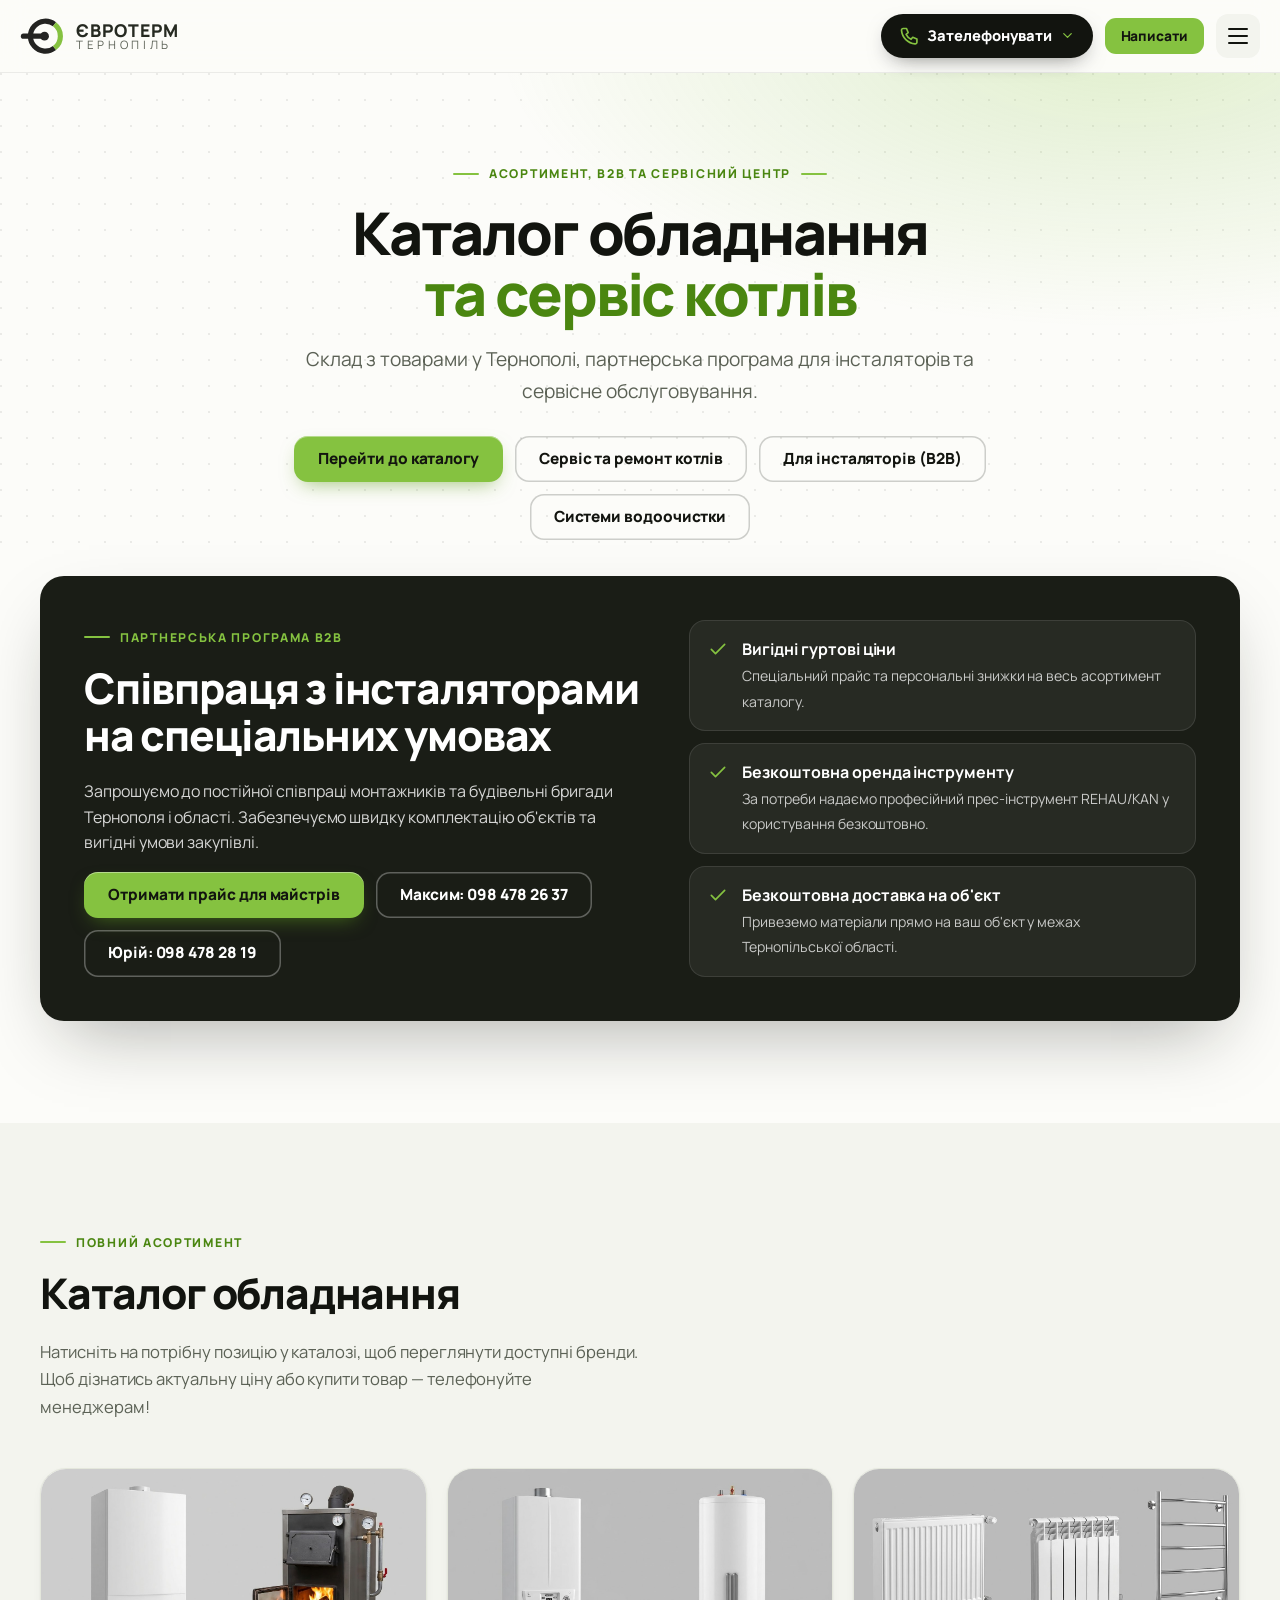
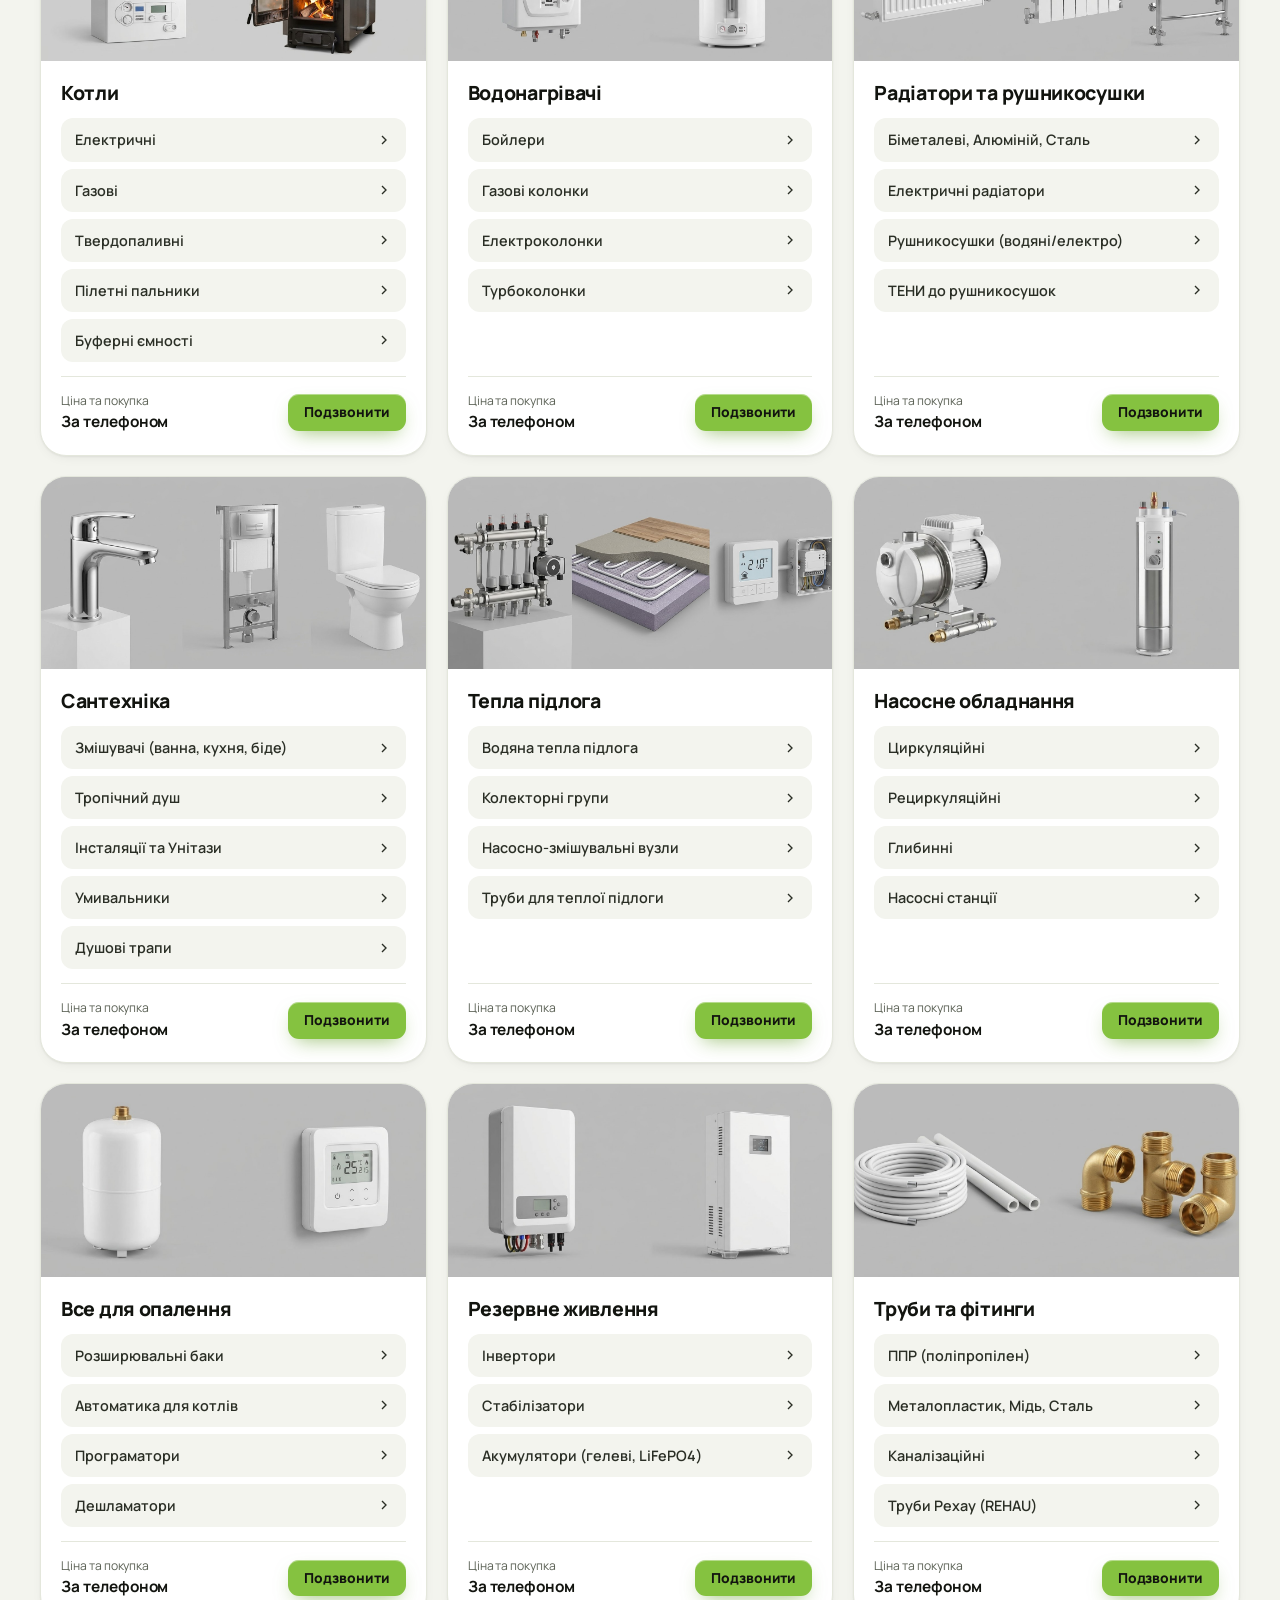
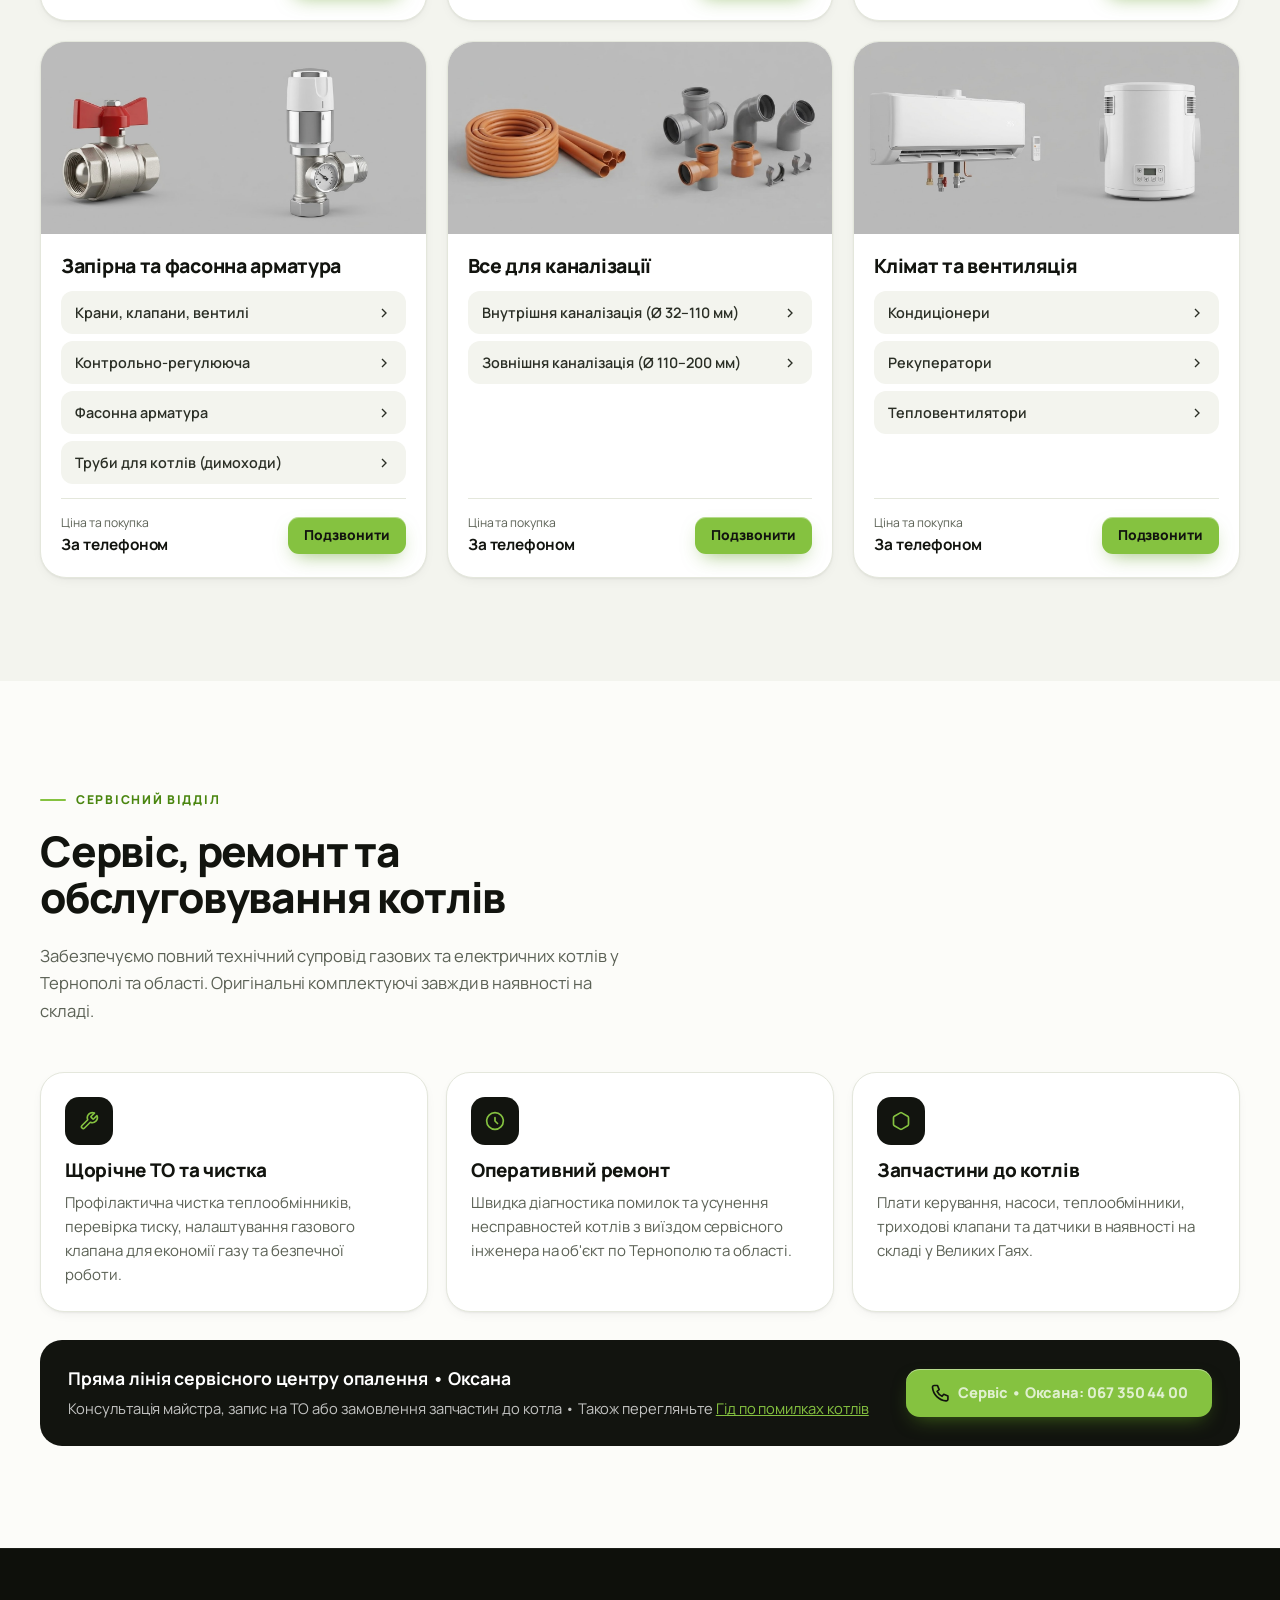
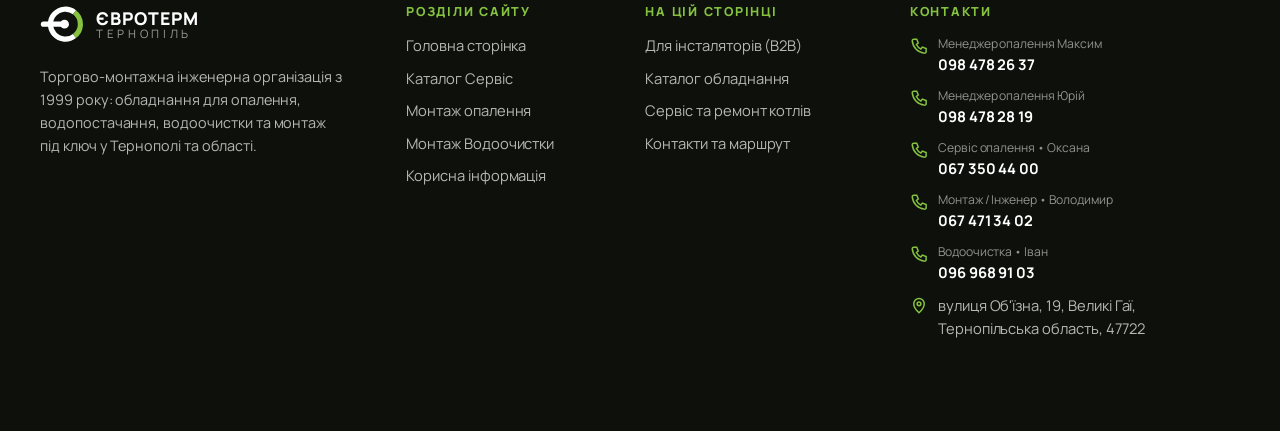
<file: katalog.html>
<!doctype html>
<html lang="uk">
<head>
<meta charset="utf-8">
<meta name="viewport" content="width=device-width,initial-scale=1,viewport-fit=cover">
<title>Каталог обладнання та сервіс котлів | Євротерм-Тернопіль</title>
<meta name="description" content="Повний каталог обладнання для опалення, водопостачання, каналізації, сантехніки та енергонезалежності у Тернополі. B2B умови для інсталяторів, сервіс та ремонт котлів. Тел: 098 478 26 37">
<meta name="theme-color" content="#85C240">
<meta name="format-detection" content="telephone=no">
<link rel="icon" type="image/svg+xml" href="data:image/svg+xml,%3Csvg xmlns='http://www.w3.org/2000/svg' viewBox='0 0 120 100'%3E%3Cpath d='M92 20 A40 40 0 1 0 92 80' fill='none' stroke='%23232321' stroke-width='14' stroke-linecap='butt'/%3E%3Cpath d='M92 20 A40 40 0 0 1 92 80' fill='none' stroke='%2385C240' stroke-width='14' stroke-linecap='butt'/%3E%3Cline x1='10' y1='50' x2='62' y2='50' stroke='%232321' stroke-width='14' stroke-linecap='round'/%3E%3Ccircle cx='64' cy='50' r='12' fill='%232321'/%3E%3C/svg%3E">
<link rel="stylesheet" href="style.css">
<link rel="preconnect" href="https://fonts.googleapis.com">
<link rel="preconnect" href="https://fonts.gstatic.com" crossorigin>
<link rel="stylesheet" href="https://fonts.googleapis.com/css2?family=Manrope:wght@400;500;600;700;800&display=swap">
<link rel="stylesheet" href="theme.css">
</head>
<body>

<!-- ==================== ШАПКА САЙТУ ==================== -->
<header class="head">
  <div class="wrap">
    <a class="brand-logo" href="index.html" aria-label="Євротерм-Тернопіль, на головну">
      <svg viewBox="0 0 120 100" aria-hidden="true">
        <path d="M90 19 A39 39 0 1 0 90 81" fill="none" stroke="#232321" stroke-width="13.5" stroke-linecap="butt"/>
        <path d="M90 19 A39 39 0 0 1 90 81" fill="none" stroke="#85C240" stroke-width="13.5" stroke-linecap="butt"/>
        <line x1="9" y1="50" x2="62" y2="50" stroke="#232321" stroke-width="13.5" stroke-linecap="round"/>
        <circle cx="64" cy="50" r="11.5" fill="#232321"/>
      </svg>
      <div class="brand-name">
        <strong>ЄВРОТЕРМ</strong>
        <span>Тернопіль</span>
      </div>
    </a>

    <nav class="nav" aria-label="Основне меню">
      <a href="index.html">Головна сторінка</a>
      <a href="katalog.html" class="active">Каталог Сервіс</a>
      <a href="montazh.html">Монтаж опалення</a>
      <a href="vodoochystka.html">Монтаж Водоочистки</a>
      <a href="korysna-informatsiya.html">Корисна інформація</a>
    </nav>

    <div class="head-r">
      <div class="head-socs">
        <a class="sb" href="https://www.instagram.com/euroterm.ternopil" target="_blank" rel="noopener" aria-label="Instagram">
          <svg viewBox="0 0 24 24" fill="none" stroke="currentColor" stroke-width="2" stroke-linecap="round" stroke-linejoin="round"><rect x="2" y="2" width="20" height="20" rx="5" ry="5"/><path d="M16 11.37A4 4 0 1 1 12.63 8 4 4 0 0 1 16 11.37z"/><line x1="17.5" y1="6.5" x2="17.51" y2="6.5"/></svg>
        </a>
        <a class="sb" href="https://www.tiktok.com/@euroterm" target="_blank" rel="noopener" aria-label="TikTok">
          <svg viewBox="0 0 24 24" fill="currentColor"><path d="M19.59 6.69a4.83 4.83 0 0 1-3.77-4.25V2h-3.45v13.67a2.89 2.89 0 0 1-5.2 1.74 2.89 2.89 0 0 1 2.31-4.64 2.93 2.93 0 0 1 .88.13V9.4a6.84 6.84 0 0 0-1-.05A6.33 6.33 0 0 0 5 20.1a6.34 6.34 0 0 0 10.86-4.43v-7a8.16 8.16 0 0 0 4.77 1.52v-3.4a4.85 4.85 0 0 1-1-.1z"/></svg>
        </a>
        <a class="sb" href="https://www.facebook.com/EurotermTernopil" target="_blank" rel="noopener" aria-label="Facebook">
          <svg viewBox="0 0 24 24" fill="currentColor"><path d="M18 2h-3a5 5 0 0 0-5 5v3H7v4h3v8h4v-8h3l1-4h-4V7a1 1 0 0 1 1-1h3z"/></svg>
        </a>
      </div>

      <div class="tel-drop" id="tel-drop">
        <button type="button" class="head-tel call-attention" id="tel-drop-btn" aria-expanded="false" aria-label="Показати номери телефонів відділів">
          <svg class="icon phone-ring-ico" viewBox="0 0 24 24" aria-hidden="true"><path d="M5 3h4l2 5-2.5 2a13 13 0 0 0 6 6l2-2.5 5 2v4a2 2 0 0 1-2.2 2A18 18 0 0 1 3 5.2 2 2 0 0 1 5 3z"/></svg>
          <span>Зателефонувати</span>
          <svg class="icon" style="width:15px;height:15px;" viewBox="0 0 24 24"><path d="M6 9l6 6 6-6"/></svg>
        </button>
        <div class="tel-drop-menu">
          <a href="tel:+380984782637"><small>Менеджер опалення • Максим</small><b>098 478 26 37</b></a>
          <a href="tel:+380984782819"><small>Менеджер опалення • Юрій</small><b>098 478 28 19</b></a>
          <a href="tel:+380673504400"><small>Сервіс опалення • Оксана</small><b>067 350 44 00</b></a>
          <a href="tel:+380674713402"><small>Монтаж / Інженер • Володимир</small><b>067 471 34 02</b></a>
          <a href="tel:+380969689103"><small>Водоочистка • Іван</small><b>096 968 91 03</b></a>
        </div>
      </div>

      <a class="btn btn-green-bordered btn-sm head-cta" href="index.html#zvyazok">Написати</a>
      <button type="button" class="burger" id="burger-btn" aria-label="Меню" aria-expanded="false" aria-controls="mnav">
        <i></i><i></i><i></i>
      </button>
    </div>
  </div>
</header>

<!-- Мобільне меню -->
<div class="mnav" id="mnav" hidden>
  <div class="wrap mnav-in">
    <nav class="mnav-l" aria-label="Мобільне меню">
      <a href="index.html">Головна сторінка</a>
      <a href="katalog.html" class="active">Каталог Сервіс</a>
      <a href="montazh.html">Монтаж опалення</a>
      <a href="vodoochystka.html">Монтаж Водоочистки</a>
      <a href="korysna-informatsiya.html">Корисна інформація</a>
      <a href="index.html#kontakty">Контакти та маршрут</a>
    </nav>

    <div class="phones-list">
      <a class="p-card" href="tel:+380984782637">
        <div class="p-card-info"><span class="p-card-role">Менеджер опалення • Максим</span><span class="p-card-num">098 478 26 37</span></div>
        <span class="p-card-ico"><svg class="icon" style="width:16px;height:16px;" viewBox="0 0 24 24"><path d="M5 3h4l2 5-2.5 2a13 13 0 0 0 6 6l2-2.5 5 2v4a2 2 0 0 1-2.2 2A18 18 0 0 1 3 5.2 2 2 0 0 1 5 3z"/></svg></span>
      </a>
      <a class="p-card" href="tel:+380984782819">
        <div class="p-card-info"><span class="p-card-role">Менеджер опалення • Юрій</span><span class="p-card-num">098 478 28 19</span></div>
        <span class="p-card-ico"><svg class="icon" style="width:16px;height:16px;" viewBox="0 0 24 24"><path d="M5 3h4l2 5-2.5 2a13 13 0 0 0 6 6l2-2.5 5 2v4a2 2 0 0 1-2.2 2A18 18 0 0 1 3 5.2 2 2 0 0 1 5 3z"/></svg></span>
      </a>
      <a class="p-card" href="tel:+380673504400">
        <div class="p-card-info"><span class="p-card-role">Сервіс опалення • Оксана</span><span class="p-card-num">067 350 44 00</span></div>
        <span class="p-card-ico"><svg class="icon" style="width:16px;height:16px;" viewBox="0 0 24 24"><path d="M5 3h4l2 5-2.5 2a13 13 0 0 0 6 6l2-2.5 5 2v4a2 2 0 0 1-2.2 2A18 18 0 0 1 3 5.2 2 2 0 0 1 5 3z"/></svg></span>
      </a>
      <a class="p-card" href="tel:+380674713402">
        <div class="p-card-info"><span class="p-card-role">Монтаж / Інженер • Володимир</span><span class="p-card-num">067 471 34 02</span></div>
        <span class="p-card-ico"><svg class="icon" style="width:16px;height:16px;" viewBox="0 0 24 24"><path d="M5 3h4l2 5-2.5 2a13 13 0 0 0 6 6l2-2.5 5 2v4a2 2 0 0 1-2.2 2A18 18 0 0 1 3 5.2 2 2 0 0 1 5 3z"/></svg></span>
      </a>
      <a class="p-card" href="tel:+380969689103">
        <div class="p-card-info"><span class="p-card-role">Водоочистка • Іван</span><span class="p-card-num">096 968 91 03</span></div>
        <span class="p-card-ico"><svg class="icon" style="width:16px;height:16px;" viewBox="0 0 24 24"><path d="M5 3h4l2 5-2.5 2a13 13 0 0 0 6 6l2-2.5 5 2v4a2 2 0 0 1-2.2 2A18 18 0 0 1 3 5.2 2 2 0 0 1 5 3z"/></svg></span>
      </a>
    </div>

    <div class="mnav-cta">
      <a class="btn btn-main btn-full" href="index.html#zvyazok">Написати в месенджер</a>
    </div>
  </div>
</div>

<main id="main">

<!-- ==================== ПЕРШИЙ ЕКРАН КАТАЛОГУ ==================== -->
<section class="hero" style="padding-bottom: 24px;">
  <div class="wrap hc">
    <span class="eyebrow">Асортимент, B2B та сервісний центр</span>
    <h1>Каталог обладнання <br><span class="acc">та сервіс котлів</span></h1>
    <p class="hero-lead">Склад з товарами у Тернополі, партнерська програма для інсталяторів та сервісне обслуговування.</p>
    <div class="pb-go" style="justify-content: center;">
      <a class="btn btn-green-bordered" href="#catalog">Перейти до каталогу</a>
      <a class="btn btn-green-bordered" href="#servis">Сервіс та ремонт котлів</a>
      <a class="btn btn-green-bordered" href="#instalyatoram">Для інсталяторів (B2B)</a>
      <a class="btn btn-green-bordered" href="vodoochystka.html">Системи водоочистки</a>
    </div>
  </div>
</section>

<!-- ==================== ДЛЯ ІНСТАЛЯТОРІВ (B2B) ==================== -->
<section class="sec" style="padding-top: 12px;" id="instalyatoram">
  <div class="wrap">
    <div class="pro-box">
      <div>
        <span class="eyebrow">Партнерська програма B2B</span>
        <h2>Співпраця з інсталяторами на спеціальних умовах</h2>
        <p>Запрошуємо до постійної співпраці монтажників та будівельні бригади Тернополя і області. Забезпечуємо швидку комплектацію об'єктів та вигідні умови закупівлі.</p>
        <div class="pb-go" style="margin-top:0;">
          <a class="btn btn-green-bordered" href="index.html#zvyazok">Отримати прайс для майстрів</a>
          <a class="btn btn-green-bordered" href="tel:+380984782637">Максим: 098 478 26 37</a>
          <a class="btn btn-green-bordered" href="tel:+380984782819">Юрій: 098 478 28 19</a>
        </div>
      </div>

      <div class="pro-list">
        <div class="pro-item">
          <svg class="icon" viewBox="0 0 24 24"><path d="m4 12.5 5 5L20 6.5"/></svg>
          <div>
            <b>Вигідні гуртові ціни</b>
            <span>Спеціальний прайс та персональні знижки на весь асортимент каталогу.</span>
          </div>
        </div>
        <div class="pro-item">
          <svg class="icon" viewBox="0 0 24 24"><path d="m4 12.5 5 5L20 6.5"/></svg>
          <div>
            <b>Безкоштовна оренда інструменту</b>
            <span>За потреби надаємо професійний прес-інструмент REHAU/KAN у користування безкоштовно.</span>
          </div>
        </div>
        <div class="pro-item">
          <svg class="icon" viewBox="0 0 24 24"><path d="m4 12.5 5 5L20 6.5"/></svg>
          <div>
            <b>Безкоштовна доставка на об'єкт</b>
            <span>Привеземо матеріали прямо на ваш об'єкт у межах Тернопільської області.</span>
          </div>
        </div>
      </div>
    </div>
  </div>
</section>

<!-- ==================== КАТАЛОГ ТОВАРІВ ==================== -->
<section class="sec sec-alt" id="catalog">
  <div class="wrap">
    <div class="sec-head">
      <span class="eyebrow">Повний асортимент</span>
      <h2>Каталог обладнання</h2>
      <p class="lead">Натисніть на потрібну позицію у каталозі, щоб переглянути доступні бренди. Щоб дізнатись актуальну ціну або купити товар — телефонуйте менеджерам!</p>
    </div>

    <div class="cat-grid">
      <!-- Категорія 1: Котли -->
      <div class="cat-c">
        <div class="cat-ph"><img src="img/kotlu.jpg" alt="Котли опалення"></div>
        <div class="cat-t">
          <h3>Котли</h3>
          <div class="cat-sub">
            <button type="button" class="sub-btn" data-key="kotly_el"><span>Електричні</span><svg viewBox="0 0 24 24" fill="none" stroke="currentColor" stroke-width="2"><path d="M9 18l6-6-6-6"/></svg></button>
            <button type="button" class="sub-btn" data-key="kotly_gas"><span>Газові</span><svg viewBox="0 0 24 24" fill="none" stroke="currentColor" stroke-width="2"><path d="M9 18l6-6-6-6"/></svg></button>
            <button type="button" class="sub-btn" data-key="kotly_tv"><span>Твердопаливні</span><svg viewBox="0 0 24 24" fill="none" stroke="currentColor" stroke-width="2"><path d="M9 18l6-6-6-6"/></svg></button>
            <button type="button" class="sub-btn" data-key="kotly_pel"><span>Пілетні пальники</span><svg viewBox="0 0 24 24" fill="none" stroke="currentColor" stroke-width="2"><path d="M9 18l6-6-6-6"/></svg></button>
            <button type="button" class="sub-btn" data-key="kotly_buf"><span>Буферні ємності</span><svg viewBox="0 0 24 24" fill="none" stroke="currentColor" stroke-width="2"><path d="M9 18l6-6-6-6"/></svg></button>
          </div>
          <div class="cat-cta">
            <span class="cat-price-info">Ціна та покупка<b>За телефоном</b></span>
            <button type="button" class="btn btn-green-bordered btn-sm open-phones-btn" data-dept="heating">Подзвонити</button>
          </div>
        </div>
      </div>

      <!-- Категорія 2: Водонагрівачі -->
      <div class="cat-c">
        <div class="cat-ph"><img src="img/boileru.jpg" alt="Водонагрівачі"></div>
        <div class="cat-t">
          <h3>Водонагрівачі</h3>
          <div class="cat-sub">
            <button type="button" class="sub-btn" data-key="vod_boil"><span>Бойлери</span><svg viewBox="0 0 24 24" fill="none" stroke="currentColor" stroke-width="2"><path d="M9 18l6-6-6-6"/></svg></button>
            <button type="button" class="sub-btn" data-key="vod_gas"><span>Газові колонки</span><svg viewBox="0 0 24 24" fill="none" stroke="currentColor" stroke-width="2"><path d="M9 18l6-6-6-6"/></svg></button>
            <button type="button" class="sub-btn" data-key="vod_el"><span>Електроколонки</span><svg viewBox="0 0 24 24" fill="none" stroke="currentColor" stroke-width="2"><path d="M9 18l6-6-6-6"/></svg></button>
            <button type="button" class="sub-btn" data-key="vod_turb"><span>Турбоколонки</span><svg viewBox="0 0 24 24" fill="none" stroke="currentColor" stroke-width="2"><path d="M9 18l6-6-6-6"/></svg></button>
          </div>
          <div class="cat-cta">
            <span class="cat-price-info">Ціна та покупка<b>За телефоном</b></span>
            <button type="button" class="btn btn-green-bordered btn-sm open-phones-btn" data-dept="heating">Подзвонити</button>
          </div>
        </div>
      </div>

      <!-- Категорія 3: Опалювальні прилади -->
      <div class="cat-c">
        <div class="cat-ph"><img src="img/batarei.jpg" alt="Радіатори та рушникосушки"></div>
        <div class="cat-t">
          <h3>Радіатори та рушникосушки</h3>
          <div class="cat-sub">
            <button type="button" class="sub-btn" data-key="rad_all"><span>Біметалеві, Алюміній, Сталь</span><svg viewBox="0 0 24 24" fill="none" stroke="currentColor" stroke-width="2"><path d="M9 18l6-6-6-6"/></svg></button>
            <button type="button" class="sub-btn" data-key="rad_el"><span>Електричні радіатори</span><svg viewBox="0 0 24 24" fill="none" stroke="currentColor" stroke-width="2"><path d="M9 18l6-6-6-6"/></svg></button>
            <button type="button" class="sub-btn" data-key="rad_rush"><span>Рушникосушки (водяні/електро)</span><svg viewBox="0 0 24 24" fill="none" stroke="currentColor" stroke-width="2"><path d="M9 18l6-6-6-6"/></svg></button>
            <button type="button" class="sub-btn" data-key="rad_ten"><span>ТЕНИ до рушникосушок</span><svg viewBox="0 0 24 24" fill="none" stroke="currentColor" stroke-width="2"><path d="M9 18l6-6-6-6"/></svg></button>
          </div>
          <div class="cat-cta">
            <span class="cat-price-info">Ціна та покупка<b>За телефоном</b></span>
            <button type="button" class="btn btn-green-bordered btn-sm open-phones-btn" data-dept="heating">Подзвонити</button>
          </div>
        </div>
      </div>

      <!-- Категорія 4: Сантехніка -->
      <div class="cat-c">
        <div class="cat-ph"><img src="img/santehnika.jpg" alt="Сантехніка"></div>
        <div class="cat-t">
          <h3>Сантехніка</h3>
          <div class="cat-sub">
            <button type="button" class="sub-btn" data-key="san_zmish"><span>Змішувачі (ванна, кухня, біде)</span><svg viewBox="0 0 24 24" fill="none" stroke="currentColor" stroke-width="2"><path d="M9 18l6-6-6-6"/></svg></button>
            <button type="button" class="sub-btn" data-key="san_dush"><span>Тропічний душ</span><svg viewBox="0 0 24 24" fill="none" stroke="currentColor" stroke-width="2"><path d="M9 18l6-6-6-6"/></svg></button>
            <button type="button" class="sub-btn" data-key="san_inst"><span>Інсталяції та Унітази</span><svg viewBox="0 0 24 24" fill="none" stroke="currentColor" stroke-width="2"><path d="M9 18l6-6-6-6"/></svg></button>
            <button type="button" class="sub-btn" data-key="san_umuv"><span>Умивальники</span><svg viewBox="0 0 24 24" fill="none" stroke="currentColor" stroke-width="2"><path d="M9 18l6-6-6-6"/></svg></button>
            <button type="button" class="sub-btn" data-key="san_trap"><span>Душові трапи</span><svg viewBox="0 0 24 24" fill="none" stroke="currentColor" stroke-width="2"><path d="M9 18l6-6-6-6"/></svg></button>
          </div>
          <div class="cat-cta">
            <span class="cat-price-info">Ціна та покупка<b>За телефоном</b></span>
            <button type="button" class="btn btn-green-bordered btn-sm open-phones-btn" data-dept="heating">Подзвонити</button>
          </div>
        </div>
      </div>

      <!-- Категорія 5: Тепла підлога -->
      <div class="cat-c">
        <div class="cat-ph"><img src="img/teplapidloga.jpg" alt="Все для теплої підлоги"></div>
        <div class="cat-t">
          <h3>Тепла підлога</h3>
          <div class="cat-sub">
            <button type="button" class="sub-btn" data-key="tp_vod"><span>Водяна тепла підлога</span><svg viewBox="0 0 24 24" fill="none" stroke="currentColor" stroke-width="2"><path d="M9 18l6-6-6-6"/></svg></button>
            <button type="button" class="sub-btn" data-key="tp_kol"><span>Колекторні групи</span><svg viewBox="0 0 24 24" fill="none" stroke="currentColor" stroke-width="2"><path d="M9 18l6-6-6-6"/></svg></button>
            <button type="button" class="sub-btn" data-key="tp_vuz"><span>Насосно-змішувальні вузли</span><svg viewBox="0 0 24 24" fill="none" stroke="currentColor" stroke-width="2"><path d="M9 18l6-6-6-6"/></svg></button>
            <button type="button" class="sub-btn" data-key="tp_trub"><span>Труби для теплої підлоги</span><svg viewBox="0 0 24 24" fill="none" stroke="currentColor" stroke-width="2"><path d="M9 18l6-6-6-6"/></svg></button>
          </div>
          <div class="cat-cta">
            <span class="cat-price-info">Ціна та покупка<b>За телефоном</b></span>
            <button type="button" class="btn btn-green-bordered btn-sm open-phones-btn" data-dept="heating">Подзвонити</button>
          </div>
        </div>
      </div>

      <!-- Категорія 6: Насоси -->
      <div class="cat-c">
        <div class="cat-ph"><img src="img/nasosu.jpg" alt="Насосне обладнання"></div>
        <div class="cat-t">
          <h3>Насосне обладнання</h3>
          <div class="cat-sub">
            <button type="button" class="sub-btn" data-key="nas_cyrk"><span>Циркуляційні</span><svg viewBox="0 0 24 24" fill="none" stroke="currentColor" stroke-width="2"><path d="M9 18l6-6-6-6"/></svg></button>
            <button type="button" class="sub-btn" data-key="nas_rec"><span>Рециркуляційні</span><svg viewBox="0 0 24 24" fill="none" stroke="currentColor" stroke-width="2"><path d="M9 18l6-6-6-6"/></svg></button>
            <button type="button" class="sub-btn" data-key="nas_glyb"><span>Глибинні</span><svg viewBox="0 0 24 24" fill="none" stroke="currentColor" stroke-width="2"><path d="M9 18l6-6-6-6"/></svg></button>
            <button type="button" class="sub-btn" data-key="nas_stan"><span>Насосні станції</span><svg viewBox="0 0 24 24" fill="none" stroke="currentColor" stroke-width="2"><path d="M9 18l6-6-6-6"/></svg></button>
          </div>
          <div class="cat-cta">
            <span class="cat-price-info">Ціна та покупка<b>За телефоном</b></span>
            <button type="button" class="btn btn-green-bordered btn-sm open-phones-btn" data-dept="heating">Подзвонити</button>
          </div>
        </div>
      </div>

      <!-- Категорія 7: Опалення (комплектуючі) -->
      <div class="cat-c">
        <div class="cat-ph"><img src="img/opalennya.jpg" alt="Все для опалення"></div>
        <div class="cat-t">
          <h3>Все для опалення</h3>
          <div class="cat-sub">
            <button type="button" class="sub-btn" data-key="op_bak"><span>Розширювальні баки</span><svg viewBox="0 0 24 24" fill="none" stroke="currentColor" stroke-width="2"><path d="M9 18l6-6-6-6"/></svg></button>
            <button type="button" class="sub-btn" data-key="op_avt"><span>Автоматика для котлів</span><svg viewBox="0 0 24 24" fill="none" stroke="currentColor" stroke-width="2"><path d="M9 18l6-6-6-6"/></svg></button>
            <button type="button" class="sub-btn" data-key="op_prog"><span>Програматори</span><svg viewBox="0 0 24 24" fill="none" stroke="currentColor" stroke-width="2"><path d="M9 18l6-6-6-6"/></svg></button>
            <button type="button" class="sub-btn" data-key="op_desh"><span>Дешламатори</span><svg viewBox="0 0 24 24" fill="none" stroke="currentColor" stroke-width="2"><path d="M9 18l6-6-6-6"/></svg></button>
          </div>
          <div class="cat-cta">
            <span class="cat-price-info">Ціна та покупка<b>За телефоном</b></span>
            <button type="button" class="btn btn-green-bordered btn-sm open-phones-btn" data-dept="heating">Подзвонити</button>
          </div>
        </div>
      </div>

      <!-- Категорія 8: Енергонезалежність -->
      <div class="cat-c">
        <div class="cat-ph"><img src="img/invertoru.jpg" alt="Енергонезалежність"></div>
        <div class="cat-t">
          <h3>Резервне живлення</h3>
          <div class="cat-sub">
            <button type="button" class="sub-btn" data-key="en_inv"><span>Інвертори</span><svg viewBox="0 0 24 24" fill="none" stroke="currentColor" stroke-width="2"><path d="M9 18l6-6-6-6"/></svg></button>
            <button type="button" class="sub-btn" data-key="en_stab"><span>Стабілізатори</span><svg viewBox="0 0 24 24" fill="none" stroke="currentColor" stroke-width="2"><path d="M9 18l6-6-6-6"/></svg></button>
            <button type="button" class="sub-btn" data-key="en_akum"><span>Акумулятори (гелеві, LiFePO4)</span><svg viewBox="0 0 24 24" fill="none" stroke="currentColor" stroke-width="2"><path d="M9 18l6-6-6-6"/></svg></button>
          </div>
          <div class="cat-cta">
            <span class="cat-price-info">Ціна та покупка<b>За телефоном</b></span>
            <button type="button" class="btn btn-green-bordered btn-sm open-phones-btn" data-dept="heating">Подзвонити</button>
          </div>
        </div>
      </div>

      <!-- Категорія 9: Труби та фітинги -->
      <div class="cat-c">
        <div class="cat-ph"><img src="img/trybu.jpg" alt="Труби та фітинги"></div>
        <div class="cat-t">
          <h3>Труби та фітинги</h3>
          <div class="cat-sub">
            <button type="button" class="sub-btn" data-key="tr_ppr"><span>ППР (поліпропілен)</span><svg viewBox="0 0 24 24" fill="none" stroke="currentColor" stroke-width="2"><path d="M9 18l6-6-6-6"/></svg></button>
            <button type="button" class="sub-btn" data-key="tr_mp"><span>Металопластик, Мідь, Сталь</span><svg viewBox="0 0 24 24" fill="none" stroke="currentColor" stroke-width="2"><path d="M9 18l6-6-6-6"/></svg></button>
            <button type="button" class="sub-btn" data-key="tr_kan"><span>Каналізаційні</span><svg viewBox="0 0 24 24" fill="none" stroke="currentColor" stroke-width="2"><path d="M9 18l6-6-6-6"/></svg></button>
            <button type="button" class="sub-btn" data-key="tr_rehau"><span>Труби Рехау (REHAU)</span><svg viewBox="0 0 24 24" fill="none" stroke="currentColor" stroke-width="2"><path d="M9 18l6-6-6-6"/></svg></button>
          </div>
          <div class="cat-cta">
            <span class="cat-price-info">Ціна та покупка<b>За телефоном</b></span>
            <button type="button" class="btn btn-green-bordered btn-sm open-phones-btn" data-dept="heating">Подзвонити</button>
          </div>
        </div>
      </div>

      <!-- Категорія 10: Арматура -->
      <div class="cat-c">
        <div class="cat-ph"><img src="img/armatura.jpg" alt="Арматура"></div>
        <div class="cat-t">
          <h3>Запірна та фасонна арматура</h3>
          <div class="cat-sub">
            <button type="button" class="sub-btn" data-key="arm_kran"><span>Крани, клапани, вентилі</span><svg viewBox="0 0 24 24" fill="none" stroke="currentColor" stroke-width="2"><path d="M9 18l6-6-6-6"/></svg></button>
            <button type="button" class="sub-btn" data-key="arm_reg"><span>Контрольно-регулююча</span><svg viewBox="0 0 24 24" fill="none" stroke="currentColor" stroke-width="2"><path d="M9 18l6-6-6-6"/></svg></button>
            <button type="button" class="sub-btn" data-key="arm_fas"><span>Фасонна арматура</span><svg viewBox="0 0 24 24" fill="none" stroke="currentColor" stroke-width="2"><path d="M9 18l6-6-6-6"/></svg></button>
            <button type="button" class="sub-btn" data-key="arm_dym"><span>Труби для котлів (димоходи)</span><svg viewBox="0 0 24 24" fill="none" stroke="currentColor" stroke-width="2"><path d="M9 18l6-6-6-6"/></svg></button>
          </div>
          <div class="cat-cta">
            <span class="cat-price-info">Ціна та покупка<b>За телефоном</b></span>
            <button type="button" class="btn btn-green-bordered btn-sm open-phones-btn" data-dept="heating">Подзвонити</button>
          </div>
        </div>
      </div>

      <!-- Категорія 11: Все для каналізації -->
      <div class="cat-c">
        <div class="cat-ph"><img src="img/trybuk.jpg" alt="Все для каналізації"></div>
        <div class="cat-t">
          <h3>Все для каналізації</h3>
          <div class="cat-sub">
            <button type="button" class="sub-btn" data-key="kan_vnut"><span>Внутрішня каналізація (Ø 32–110 мм)</span><svg viewBox="0 0 24 24" fill="none" stroke="currentColor" stroke-width="2"><path d="M9 18l6-6-6-6"/></svg></button>
            <button type="button" class="sub-btn" data-key="kan_zovn"><span>Зовнішня каналізація (Ø 110–200 мм)</span><svg viewBox="0 0 24 24" fill="none" stroke="currentColor" stroke-width="2"><path d="M9 18l6-6-6-6"/></svg></button>
          </div>
          <div class="cat-cta">
            <span class="cat-price-info">Ціна та покупка<b>За телефоном</b></span>
            <button type="button" class="btn btn-green-bordered btn-sm open-phones-btn" data-dept="heating">Подзвонити</button>
          </div>
        </div>
      </div>

      <!-- Категорія 12: Клімат -->
      <div class="cat-c">
        <div class="cat-ph"><img src="img/konditioner.jpg" alt="Кліматична техніка"></div>
        <div class="cat-t">
          <h3>Клімат та вентиляція</h3>
          <div class="cat-sub">
            <button type="button" class="sub-btn" data-key="klim_kond"><span>Кондиціонери</span><svg viewBox="0 0 24 24" fill="none" stroke="currentColor" stroke-width="2"><path d="M9 18l6-6-6-6"/></svg></button>
            <button type="button" class="sub-btn" data-key="klim_rek"><span>Рекуператори</span><svg viewBox="0 0 24 24" fill="none" stroke="currentColor" stroke-width="2"><path d="M9 18l6-6-6-6"/></svg></button>
            <button type="button" class="sub-btn" data-key="klim_tv"><span>Тепловентилятори</span><svg viewBox="0 0 24 24" fill="none" stroke="currentColor" stroke-width="2"><path d="M9 18l6-6-6-6"/></svg></button>
          </div>
          <div class="cat-cta">
            <span class="cat-price-info">Ціна та покупка<b>За телефоном</b></span>
            <button type="button" class="btn btn-green-bordered btn-sm open-phones-btn" data-dept="heating">Подзвонити</button>
          </div>
        </div>
      </div>
    </div>
  </div>
</section>

<!-- ==================== СЕРВІС, РЕМОНТ ТА ОБСЛУГОВУВАННЯ КОТЛІВ ==================== -->
<section class="sec" id="servis">
  <div class="wrap">
    <div class="sec-head">
      <span class="eyebrow">Сервісний відділ</span>
      <h2>Сервіс, ремонт та обслуговування котлів</h2>
      <p class="lead">Забезпечуємо повний технічний супровід газових та електричних котлів у Тернополі та області. Оригінальні комплектуючі завжди в наявності на складі.</p>
    </div>

    <div class="steps">
      <div class="srv-card">
        <span class="srv-ico"><svg class="icon" viewBox="0 0 24 24"><path d="M14.7 6.3a1 1 0 0 0 0 1.4l1.6 1.6a1 1 0 0 0 1.4 0l3.77-3.77a6 6 0 0 1-7.94 7.94l-6.91 6.91a2.12 2.12 0 0 1-3-3l6.91-6.91a6 6 0 0 1 7.94-7.94l-3.76 3.76z"/></svg></span>
        <h3>Щорічне ТО та чистка</h3>
        <p>Профілактична чистка теплообмінників, перевірка тиску, налаштування газового клапана для економії газу та безпечної роботи.</p>
      </div>
      <div class="srv-card">
        <span class="srv-ico"><svg class="icon" viewBox="0 0 24 24"><circle cx="12" cy="12" r="10"/><path d="M12 8v4l3 3"/></svg></span>
        <h3>Оперативний ремонт</h3>
        <p>Швидка діагностика помилок та усунення несправностей котлів з виїздом сервісного інженера на об'єкт по Тернополю та області.</p>
      </div>
      <div class="srv-card">
        <span class="srv-ico"><svg class="icon" viewBox="0 0 24 24"><path d="M21 16V8a2 2 0 0 0-1-1.73l-7-4a2 2 0 0 0-2 0l-7 4A2 2 0 0 0 3 8v8a2 2 0 0 0 1 1.73l7 4a2 2 0 0 0 2 0l7-4A2 2 0 0 0 21 16z"/></svg></span>
        <h3>Запчастини до котлів</h3>
        <p>Плати керування, насоси, теплообмінники, триходові клапани та датчики в наявності на складі у Великих Гаях.</p>
      </div>
    </div>

    <div class="srv-banner">
      <div>
        <b>Пряма лінія сервісного центру опалення • Оксана</b>
        <span>Консультація майстра, запис на ТО або замовлення запчастин до котла • Також перегляньте <a href="korysna-informatsiya.html#gid-pomylok" style="color:var(--accent); text-decoration:underline;">Гід по помилках котлів</a></span>
      </div>
      <a class="btn btn-green-bordered" href="tel:+380673504400">
        <svg class="icon" viewBox="0 0 24 24"><path d="M5 3h4l2 5-2.5 2a13 13 0 0 0 6 6l2-2.5 5 2v4a2 2 0 0 1-2.2 2A18 18 0 0 1 3 5.2 2 2 0 0 1 5 3z"/></svg>
        <span>Сервіс • Оксана: 067 350 44 00</span>
      </a>
    </div>
  </div>
</section>

</main>

<!-- ==================== МОДАЛЬНЕ ВІКНО БРЕНДІВ І КОНТАКТІВ (ЛИШЕ ДЗВІНОК МАКСИМУ ТА ЮРІЮ) ==================== -->
<div class="modal-backdrop" id="brand-modal" aria-hidden="true" role="dialog" aria-modal="true" aria-labelledby="bm-title">
  <div class="modal-box">
    <button type="button" class="modal-close" id="bm-close" aria-label="Закрити вікно">
      <svg class="icon" viewBox="0 0 24 24"><path d="M18 6L6 18M6 6l12 12"/></svg>
    </button>
    <span class="modal-cat" id="bm-cat">Категорія каталогу</span>
    <h3 class="modal-title" id="bm-title">Назва групи</h3>
    <div id="bm-brands-wrap">
      <p class="modal-sub">Бренди виробників, які ви можете придбати у нас:</p>
      <div class="modal-brands" id="bm-list"></div>
    </div>
    <div class="modal-call-box">
      <p><b>Щоб дізнатись ціну або купити товар — зателефонуйте менеджеру:</b></p>
      <div class="modal-phones" id="bm-phones">
        <a class="mp-item" data-dept="heating" href="tel:+380984782637"><small>Менеджер • Максим</small><b>098 478 26 37</b></a>
        <a class="mp-item" data-dept="heating" href="tel:+380984782819"><small>Менеджер • Юрій</small><b>098 478 28 19</b></a>
      </div>
    </div>
  </div>
</div>

<!-- ==================== ПІДВАЛ САЙТУ ==================== -->
<footer class="foot">
  <div class="wrap">
    <div>
      <a class="brand-logo" href="index.html">
        <svg viewBox="0 0 120 100" aria-hidden="true">
          <path d="M90 19 A39 39 0 1 0 90 81" fill="none" stroke="#ffffff" stroke-width="13.5"/>
          <path d="M90 19 A39 39 0 0 1 90 81" fill="none" stroke="#85C240" stroke-width="13.5"/>
          <line x1="9" y1="50" x2="62" y2="50" stroke="#ffffff" stroke-width="13.5" stroke-linecap="round"/>
          <circle cx="64" cy="50" r="11.5" fill="#ffffff"/>
        </svg>
        <div class="brand-name">
          <strong>ЄВРОТЕРМ</strong>
          <span>Тернопіль</span>
        </div>
      </a>
      <p style="margin-top:14px;max-width:34ch;font-size:0.9rem;">Торгово-монтажна інженерна організація з 1999 року: обладнання для опалення, водопостачання, водоочистки та монтаж під ключ у Тернополі та області.</p>
    </div>

    <div>
      <h3>Розділи сайту</h3>
      <ul>
        <li><a href="index.html">Головна сторінка</a></li>
        <li><a href="katalog.html">Каталог Сервіс</a></li>
        <li><a href="montazh.html">Монтаж опалення</a></li>
        <li><a href="vodoochystka.html">Монтаж Водоочистки</a></li>
        <li><a href="korysna-informatsiya.html">Корисна інформація</a></li>
      </ul>
    </div>

    <div>
      <h3>На цій сторінці</h3>
      <ul>
        <li><a href="#instalyatoram">Для інсталяторів (B2B)</a></li>
        <li><a href="#catalog">Каталог обладнання</a></li>
        <li><a href="#servis">Сервіс та ремонт котлів</a></li>
        <li><a href="index.html#kontakty">Контакти та маршрут</a></li>
      </ul>
    </div>

    <div>
      <h3>Контакти</h3>
      <ul class="ci">
        <li>
          <svg viewBox="0 0 24 24" fill="none" stroke="currentColor" stroke-width="2"><path d="M5 3h4l2 5-2.5 2a13 13 0 0 0 6 6l2-2.5 5 2v4a2 2 0 0 1-2.2 2A18 18 0 0 1 3 5.2 2 2 0 0 1 5 3z"/></svg>
          <div class="foot-ph"><small>Менеджер опалення Максим</small><a href="tel:+380984782637"><b>098 478 26 37</b></a></div>
        </li>
        <li>
          <svg viewBox="0 0 24 24" fill="none" stroke="currentColor" stroke-width="2"><path d="M5 3h4l2 5-2.5 2a13 13 0 0 0 6 6l2-2.5 5 2v4a2 2 0 0 1-2.2 2A18 18 0 0 1 3 5.2 2 2 0 0 1 5 3z"/></svg>
          <div class="foot-ph"><small>Менеджер опалення Юрій</small><a href="tel:+380984782819"><b>098 478 28 19</b></a></div>
        </li>
        <li>
          <svg viewBox="0 0 24 24" fill="none" stroke="currentColor" stroke-width="2"><path d="M5 3h4l2 5-2.5 2a13 13 0 0 0 6 6l2-2.5 5 2v4a2 2 0 0 1-2.2 2A18 18 0 0 1 3 5.2 2 2 0 0 1 5 3z"/></svg>
          <div class="foot-ph"><small>Сервіс опалення • Оксана</small><a href="tel:+380673504400"><b>067 350 44 00</b></a></div>
        </li>
        <li>
          <svg viewBox="0 0 24 24" fill="none" stroke="currentColor" stroke-width="2"><path d="M5 3h4l2 5-2.5 2a13 13 0 0 0 6 6l2-2.5 5 2v4a2 2 0 0 1-2.2 2A18 18 0 0 1 3 5.2 2 2 0 0 1 5 3z"/></svg>
          <div class="foot-ph"><small>Монтаж / Інженер • Володимир</small><a href="tel:+380674713402"><b>067 471 34 02</b></a></div>
        </li>
        <li>
          <svg viewBox="0 0 24 24" fill="none" stroke="currentColor" stroke-width="2"><path d="M5 3h4l2 5-2.5 2a13 13 0 0 0 6 6l2-2.5 5 2v4a2 2 0 0 1-2.2 2A18 18 0 0 1 3 5.2 2 2 0 0 1 5 3z"/></svg>
          <div class="foot-ph"><small>Водоочистка • Іван</small><a href="tel:+380969689103"><b>096 968 91 03</b></a></div>
        </li>
        <li>
          <svg viewBox="0 0 24 24" fill="none" stroke="currentColor" stroke-width="2"><path d="M12 21s7-6.2 7-12a7 7 0 0 0-14 0c0 5.8 7 12 7 12z"/><circle cx="12" cy="9" r="2.5"/></svg>
          <span>вулиця Об'їзна, 19, Великі Гаї, Тернопільська область, 47722</span>
        </li>
      </ul>
    </div>
  </div>
</footer>

<div class="bar">
  <a class="btn btn-main" href="#catalog">Каталог</a>
  <a class="btn btn-main" href="#servis">Сервіс</a>
  <button type="button" class="btn btn-ghost open-phones-btn" aria-label="Подзвонити">
    <svg class="icon" viewBox="0 0 24 24"><path d="M5 3h4l2 5-2.5 2a13 13 0 0 0 6 6l2-2.5 5 2v4a2 2 0 0 1-2.2 2A18 18 0 0 1 3 5.2 2 2 0 0 1 5 3z"/></svg>
  </button>
</div>

<div class="toast" id="toast" role="status" aria-live="polite"></div>
<script src="script.js"></script>
</body>
</html>
</file>
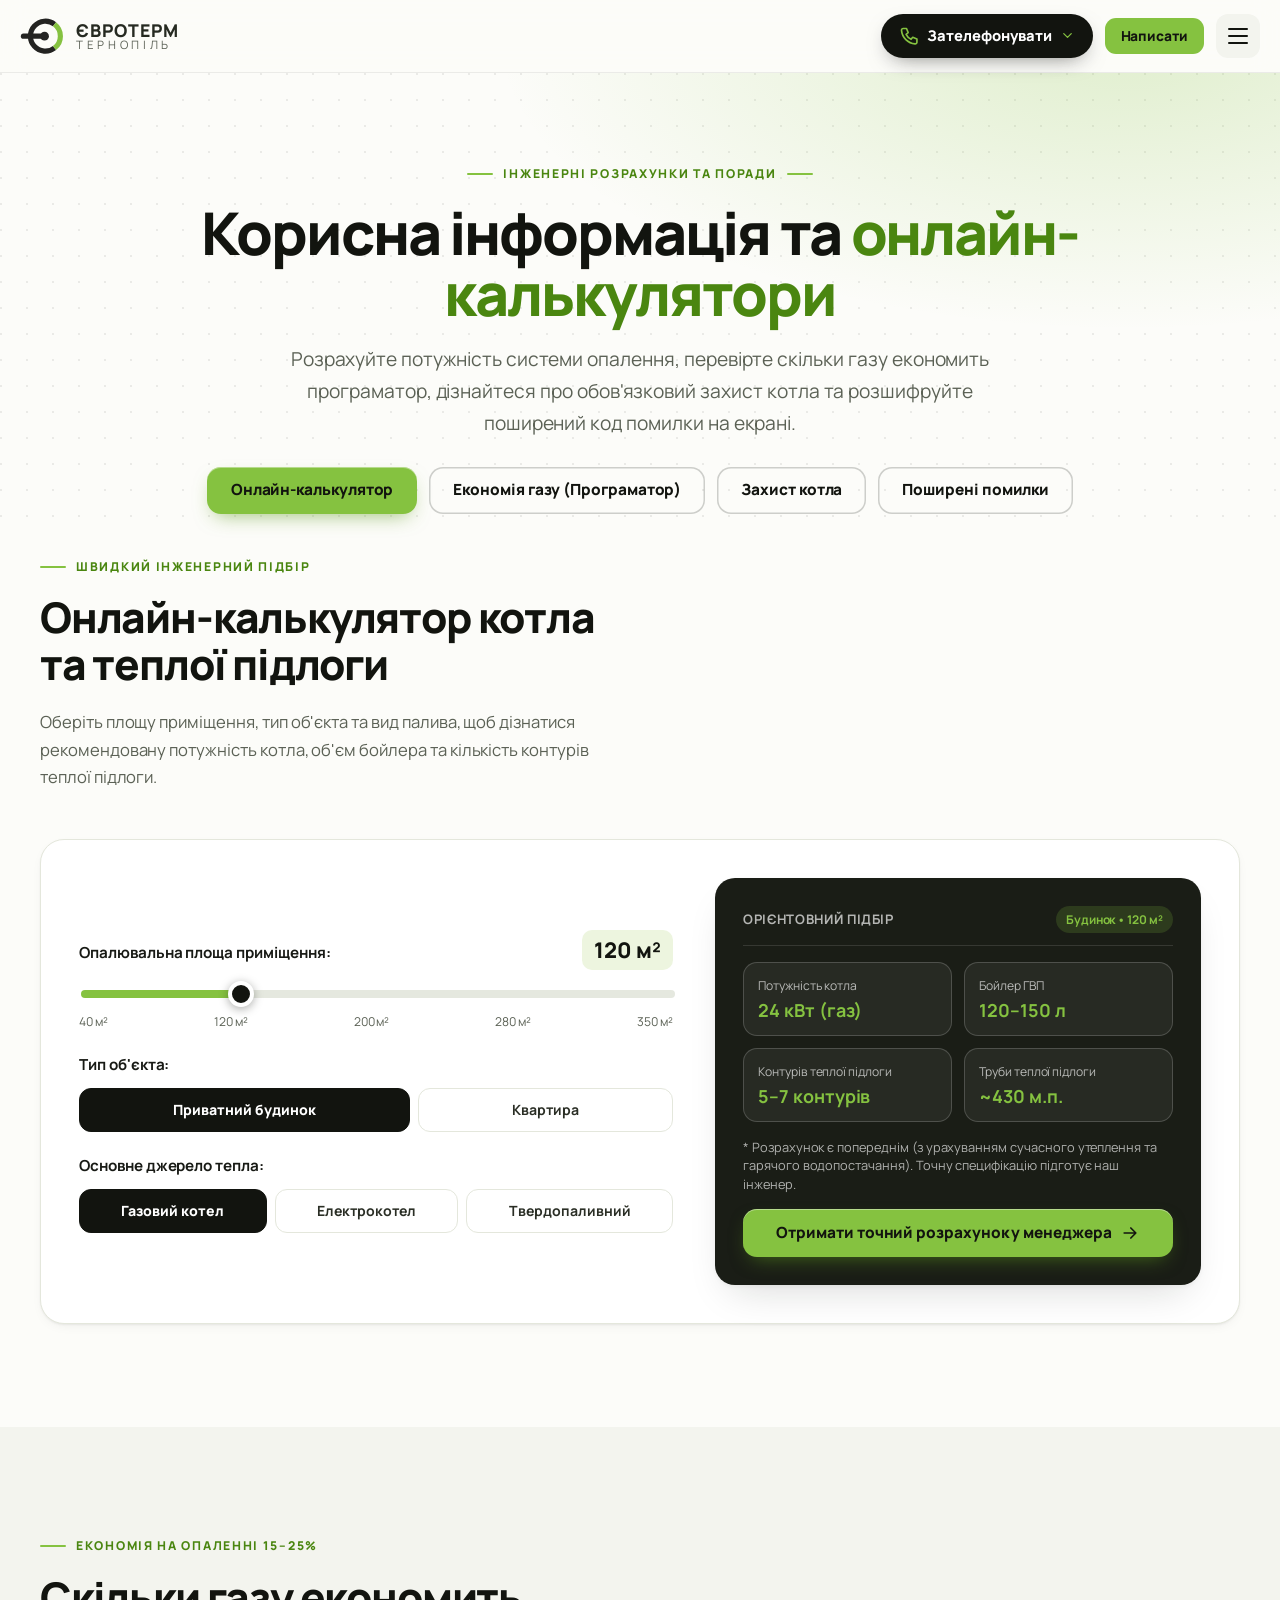
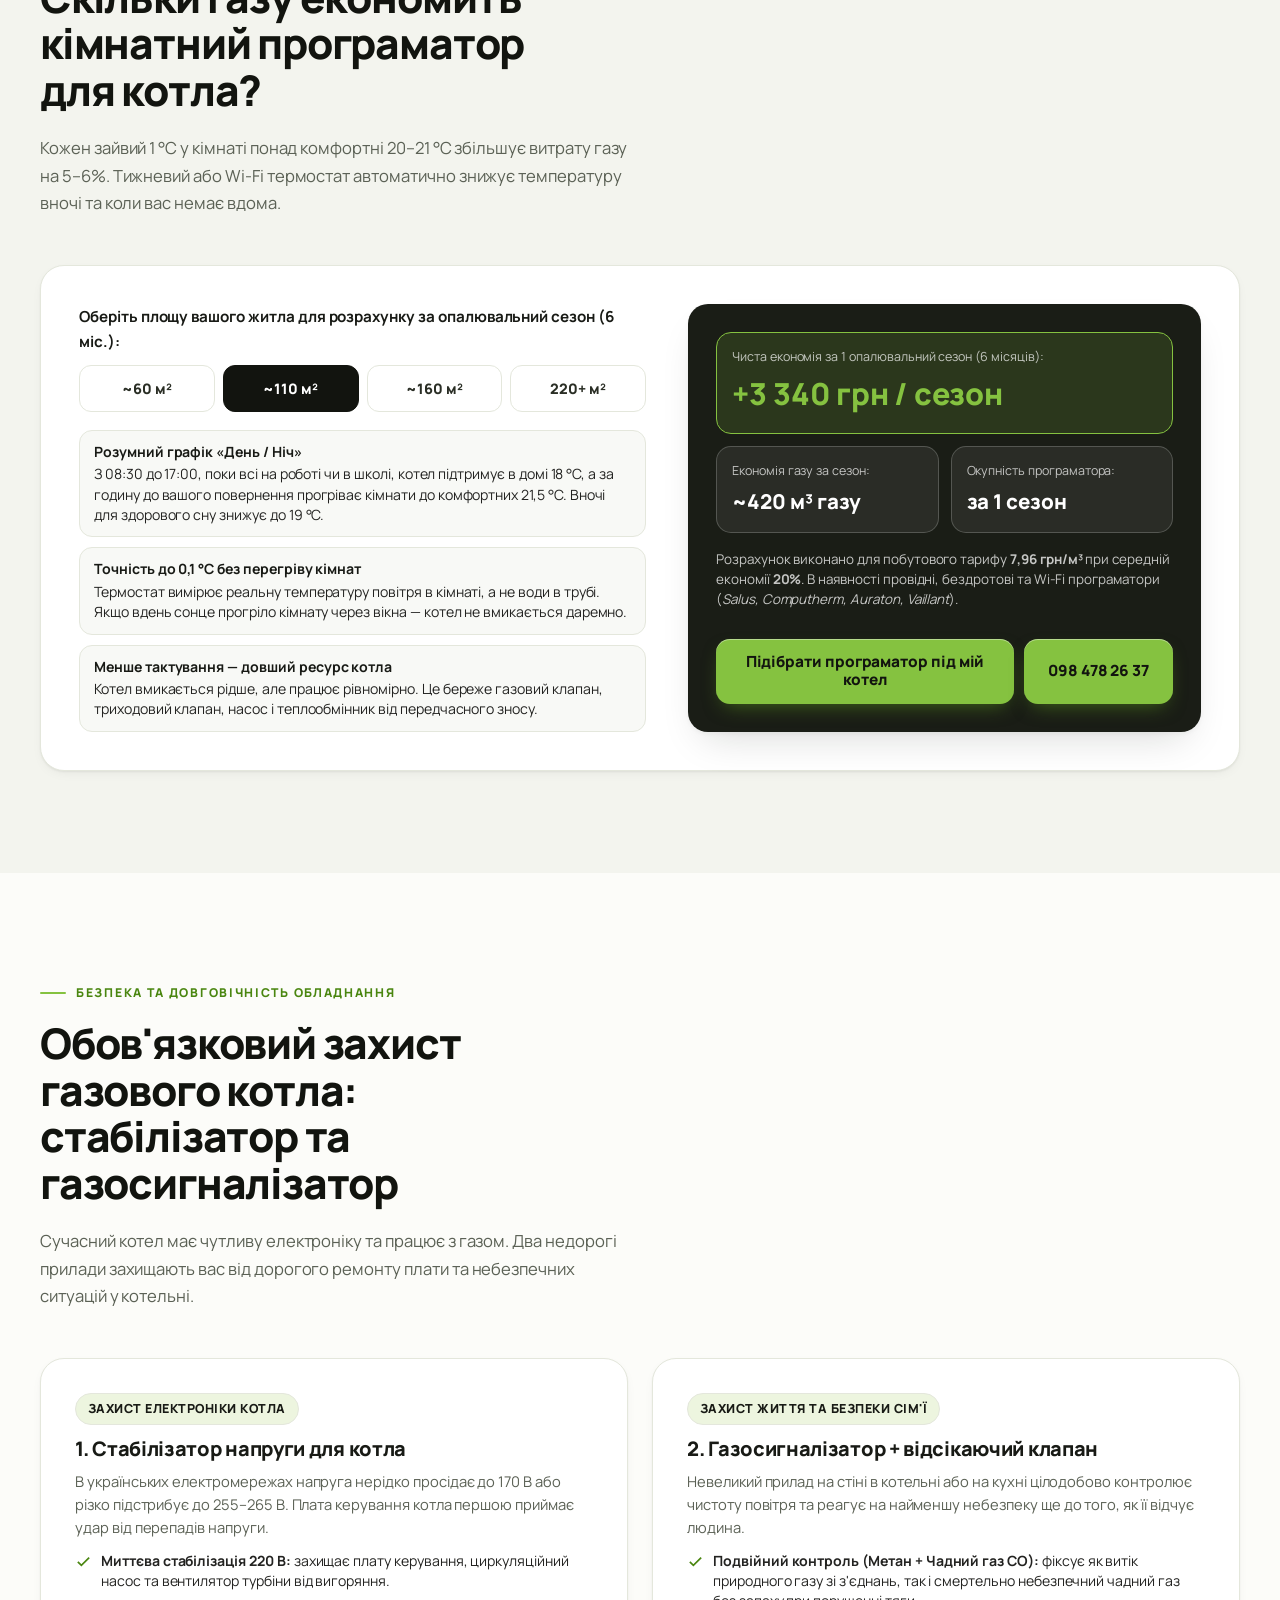
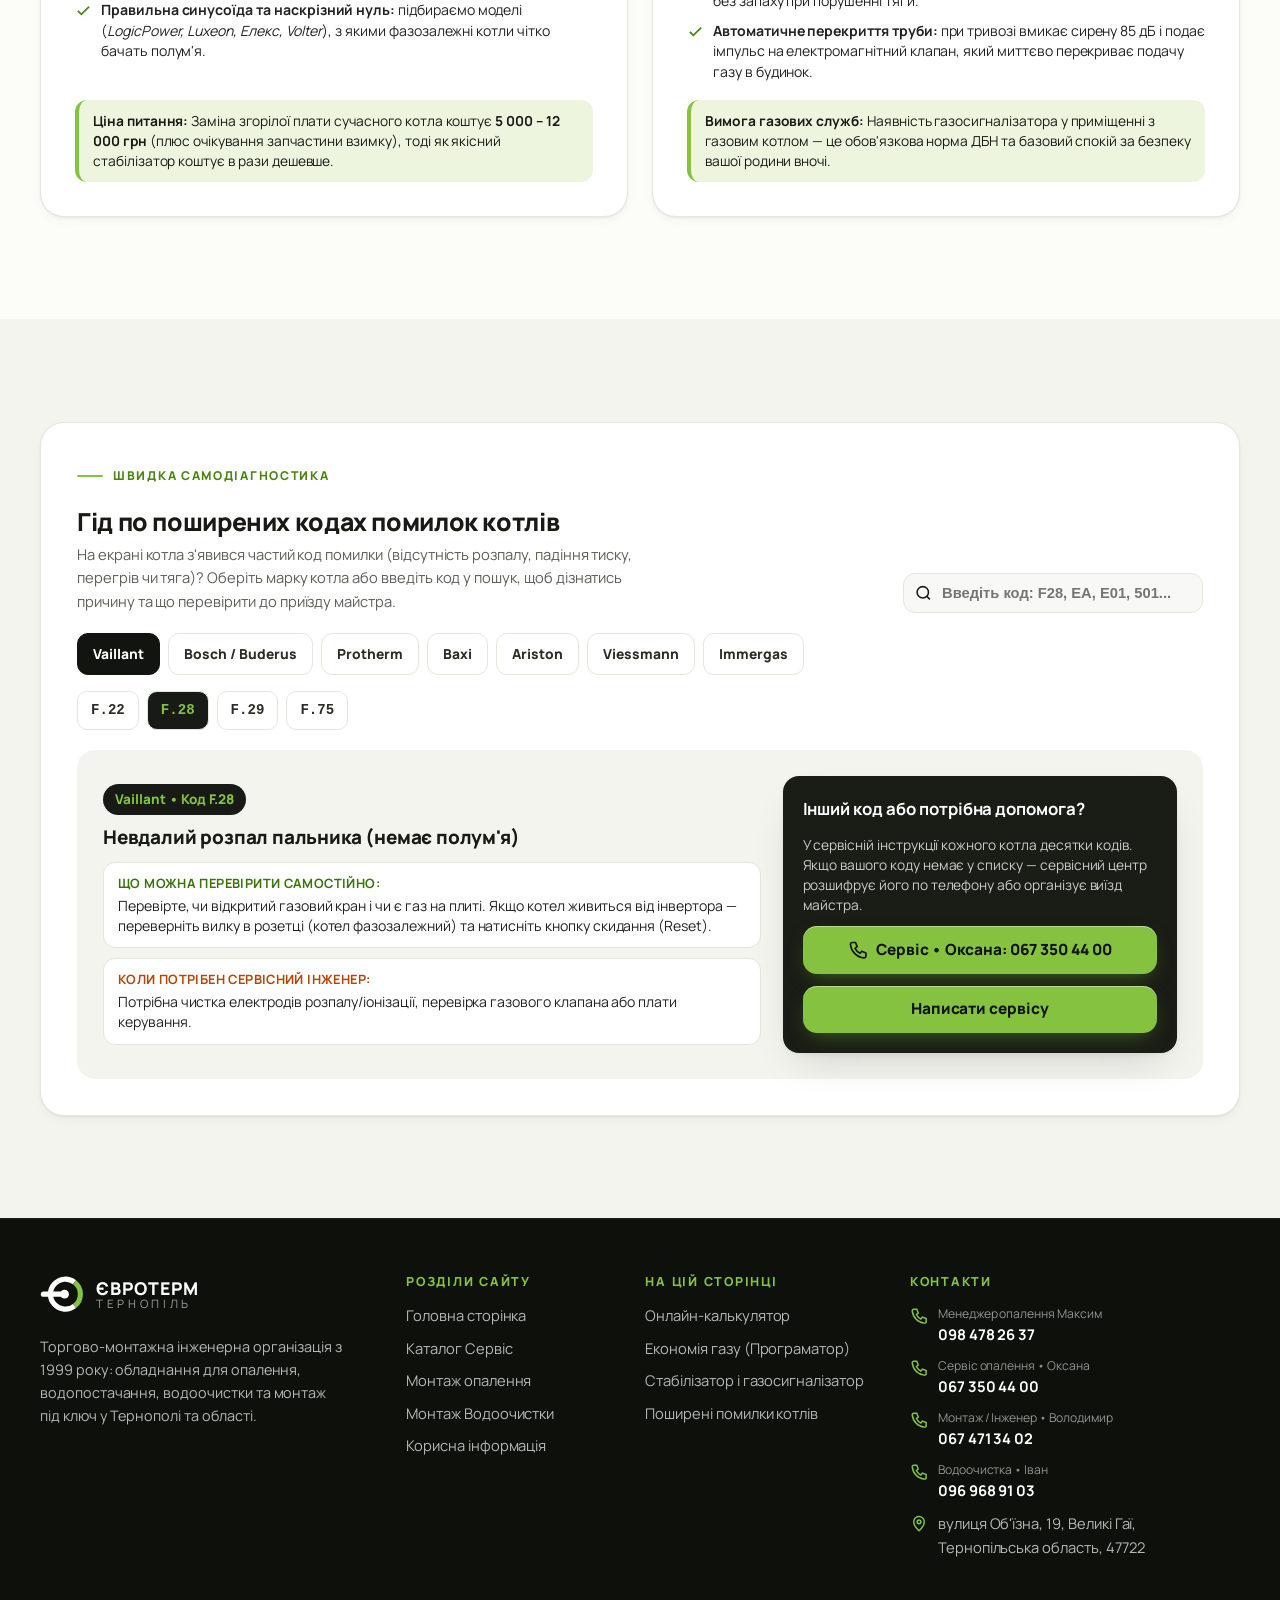
<file: korysna-informatsiya.html>
<!doctype html>
<html lang="uk">
<head>
<meta charset="utf-8">
<meta name="viewport" content="width=device-width,initial-scale=1,viewport-fit=cover">
<title>Корисна інформація: калькулятор опалення, економія газу та гід по поширених помилках котлів | Євротерм-Тернопіль</title>
<meta name="description" content="Онлайн-калькулятор підбору котла, теплої підлоги та економії газу з програматором. Обов'язковий захист котла (стабілізатор, газосигналізатор) та гід по поширених кодах помилок котлів.">
<meta name="theme-color" content="#85C240">
<meta name="format-detection" content="telephone=no">
<link rel="icon" type="image/svg+xml" href="data:image/svg+xml,%3Csvg xmlns='http://www.w3.org/2000/svg' viewBox='0 0 120 100'%3E%3Cpath d='M92 20 A40 40 0 1 0 92 80' fill='none' stroke='%23232321' stroke-width='14' stroke-linecap='butt'/%3E%3Cpath d='M92 20 A40 40 0 0 1 92 80' fill='none' stroke='%2385C240' stroke-width='14' stroke-linecap='butt'/%3E%3Cline x1='10' y1='50' x2='62' y2='50' stroke='%232321' stroke-width='14' stroke-linecap='round'/%3E%3Ccircle cx='64' cy='50' r='12' fill='%232321'/%3E%3C/svg%3E">
<link rel="stylesheet" href="style.css">
<style>

  /* ==================== КАЛЬКУЛЯТОР ОПАЛЕННЯ ==================== */
  .calc-box {
    background: #ffffff;
    border: 1px solid var(--line);
    border-radius: 24px;
    padding: clamp(22px, 3.5vw, 38px);
    box-shadow: 0 10px 28px rgba(24,26,21,.08);
    display: grid;
    grid-template-columns: 1.1fr 0.9fr;
    gap: clamp(24px, 4vw, 42px);
    align-items: center;
  }
  .calc-group { margin-bottom: 22px; }
  .calc-group:last-child { margin-bottom: 0; }
  .calc-label-row {
    display: flex;
    justify-content: space-between;
    align-items: baseline;
    margin-bottom: 10px;
    gap: 12px;
  }
  .calc-label-row span { font-weight: 700; font-size: 0.95rem; color: #181a15; }
  .calc-area-val {
    font-size: 1.35rem;
    font-weight: 900;
    color: #181a15;
    background: var(--accent-soft);
    border: 1px solid var(--line);
    padding: 3px 12px;
    border-radius: 10px;
  }
  .calc-slider {
    -webkit-appearance: none;
    appearance: none;
    width: 100%;
    height: 10px;
    border-radius: 999px;
    background: #e5e8df;
    border: 1px solid var(--line);
    outline: none;
    cursor: pointer;
  }
  .calc-slider::-webkit-slider-thumb {
    -webkit-appearance: none;
    appearance: none;
    width: 26px;
    height: 26px;
    border-radius: 50%;
    background: var(--accent);
    border: 1px solid var(--line);
    cursor: pointer;
    box-shadow: 0 3px 8px rgba(0, 0, 0, 0.25);
  }
  .calc-scale {
    display: flex;
    justify-content: space-between;
    font-size: 0.76rem;
    color: var(--muted);
    margin-top: 6px;
  }
  .calc-pills { display: flex; flex-wrap: wrap; gap: 8px; }
  .calc-pill {
    flex: 1 1 auto;
    min-width: 90px;
    padding: 10px 14px;
    border-radius: 12px;
    border: 1px solid var(--line);
    background: #f8f9f6;
    color: #181a15;
    font-weight: 700;
    font-size: 0.88rem;
    cursor: pointer;
    text-align: center;
    box-shadow: 0 10px 28px rgba(24,26,21,.08);
    transition: transform 0.18s ease, background 0.18s ease, box-shadow 0.18s ease;
  }
  .calc-pill:hover {
    transform: translateY(-2px);
    background: #eef8e2;
  }
  .calc-pill.active {
    background: var(--accent);
    color: #181a15;
    border: 1px solid var(--line);
    font-weight: 800;
    box-shadow: 0 10px 28px rgba(24,26,21,.08);
  }

  .calc-result {
    background: #181a15;
    color: #ffffff;
    border: 1px solid var(--line);
    border-radius: 20px;
    padding: clamp(20px, 3vw, 28px);
    display: flex;
    flex-direction: column;
    gap: 16px;
  }
  .calc-res-head {
    display: flex;
    justify-content: space-between;
    align-items: center;
    border-bottom: 1px solid rgba(255,255,255,0.12);
    padding-bottom: 12px;
    gap: 10px;
  }
  .calc-res-head span:first-child { font-size: 0.82rem; text-transform: uppercase; letter-spacing: 0.05em; color: rgba(255,255,255,0.68); font-weight: 700; }
  .calc-res-badge { background: rgba(133, 194, 64, 0.18); color: var(--accent); font-size: 0.75rem; font-weight: 700; padding: 4px 10px; border-radius: 999px; }
  .calc-metrics { display: grid; grid-template-columns: 1fr 1fr; gap: 12px; }
  .calc-metric { background: rgba(255,255,255,0.06); border: 1.5px solid rgba(255,255,255,0.18); border-radius: 14px; padding: 13px 14px; }
  .calc-metric small { display: block; font-size: 0.76rem; color: rgba(255,255,255,0.68); margin-bottom: 4px; }
  .calc-metric b { display: block; font-size: 1.12rem; color: var(--accent); line-height: 1.25; }
  .calc-note { font-size: 0.8rem; color: rgba(255,255,255,0.65); line-height: 1.45; margin: 0; }

  /* ==================== КАЛЬКУЛЯТОР ЕКОНОМІЇ ГАЗУ (ПРОГРАМАТОР) ==================== */
  .prog-card {
    background: #ffffff;
    border: 1px solid var(--line);
    border-radius: 24px;
    padding: clamp(22px, 3.5vw, 38px);
    box-shadow: 0 10px 28px rgba(24,26,21,.08);
    display: grid;
    grid-template-columns: 1.05fr 0.95fr;
    gap: clamp(24px, 4vw, 42px);
    align-items: stretch;
  }
  .prog-area-pills {
    display: grid;
    grid-template-columns: repeat(4, 1fr);
    gap: 8px;
    margin: 10px 0 18px;
  }
  .prog-pill {
    padding: 11px 8px;
    border-radius: 12px;
    border: 1px solid var(--line);
    background: #f8f9f6;
    font-weight: 800;
    font-size: 0.9rem;
    color: #181a15;
    cursor: pointer;
    text-align: center;
    box-shadow: 0 10px 28px rgba(24,26,21,.08);
    transition: transform 0.18s ease, background 0.18s ease, box-shadow 0.18s ease;
  }
  .prog-pill:hover {
    transform: translateY(-2px);
    background: #eef8e2;
  }
  .prog-pill.active {
    background: var(--accent);
    border: 1px solid var(--line);
    box-shadow: 0 10px 28px rgba(24,26,21,.08);
  }
  .prog-how-list {
    list-style: none;
    padding: 0;
    margin: 14px 0 0;
    display: grid;
    gap: 10px;
  }
  .prog-how-list li {
    background: #f8f9f6;
    border: 1px solid var(--line);
    border-radius: 13px;
    padding: 11px 14px;
    font-size: 0.88rem;
    line-height: 1.45;
    color: #232321;
  }
  .prog-how-list li b { display: block; color: #181a15; margin-bottom: 2px; }
  .prog-res-panel {
    background: #181a15;
    color: #ffffff;
    border: 1px solid var(--line);
    border-radius: 20px;
    padding: clamp(20px, 3vw, 28px);
    display: flex;
    flex-direction: column;
    justify-content: space-between;
    gap: 16px;
  }
  .prog-kpi-grid {
    display: grid;
    grid-template-columns: 1fr 1fr;
    gap: 12px;
  }
  .prog-kpi {
    background: rgba(255,255,255,0.07);
    border: 1.5px solid rgba(255,255,255,0.2);
    border-radius: 15px;
    padding: 14px 15px;
  }
  .prog-kpi.kpi-big {
    grid-column: 1 / -1;
    background: rgba(133, 194, 64, 0.16);
    border-color: var(--accent);
  }
  .prog-kpi small { display: block; font-size: 0.78rem; color: rgba(255,255,255,0.72); margin-bottom: 4px; }
  .prog-kpi strong { display: block; font-size: 1.28rem; color: #ffffff; font-weight: 900; }
  .prog-kpi.kpi-big strong { font-size: clamp(1.4rem, 2.5vw, 1.9rem); color: var(--accent); }

  /* ==================== ОБОВ'ЯЗКОВИЙ ЗАХИСТ КОТЛА ==================== */
  .safety-grid {
    display: grid;
    grid-template-columns: 1fr 1fr;
    gap: 24px;
  }
  .safety-card {
    background: #ffffff;
    border: 1px solid var(--line);
    border-radius: 24px;
    padding: clamp(22px, 3vw, 34px);
    box-shadow: 0 10px 28px rgba(24,26,21,.08);
    display: flex;
    flex-direction: column;
    justify-content: space-between;
    gap: 18px;
    transition: transform 0.22s cubic-bezier(0.34, 1.56, 0.64, 1), box-shadow 0.22s ease;
  }
  .safety-card:hover {
    transform: translateY(-4px);
    box-shadow: 0 10px 28px rgba(24,26,21,.08);
  }
  .safety-badge {
    display: inline-flex;
    align-items: center;
    gap: 8px;
    background: var(--accent-soft);
    border: 1px solid var(--line);
    color: #181a15;
    font-size: 0.78rem;
    font-weight: 800;
    text-transform: uppercase;
    letter-spacing: 0.04em;
    padding: 5px 12px;
    border-radius: 999px;
    margin-bottom: 12px;
  }
  .safety-card h3 { font-size: 1.25rem; margin: 0 0 10px; color: #181a15; }
  .safety-card p { font-size: 0.92rem; color: var(--muted); line-height: 1.55; margin: 0 0 12px; }
  .safety-points {
    list-style: none;
    padding: 0;
    margin: 0;
    display: grid;
    gap: 9px;
  }
  .safety-points li {
    display: flex;
    align-items: flex-start;
    gap: 9px;
    font-size: 0.88rem;
    color: #232321;
    line-height: 1.45;
  }
  .safety-points li svg {
    width: 17px;
    height: 17px;
    color: var(--accent-dark);
    flex-shrink: 0;
    margin-top: 2px;
  }
  .safety-alert {
    background: #eef8e2;
    border: 1px solid var(--line);
    border-left: 5px solid var(--accent);
    border-radius: 12px;
    padding: 11px 14px;
    font-size: 0.86rem;
    color: #181a15;
    line-height: 1.45;
  }

  /* ==================== ГІД ПО ПОШИРЕНИХ КОДАХ ПОМИЛОК КОТЛІВ ==================== */
  .err-guide-box {
    background: #ffffff;
    border: 1px solid var(--line);
    border-radius: 24px;
    padding: clamp(22px, 3.5vw, 36px);
    box-shadow: 0 10px 28px rgba(24,26,21,.08);
  }
  .err-guide-head {
    display: flex;
    flex-wrap: wrap;
    justify-content: space-between;
    align-items: flex-end;
    gap: 16px;
    margin-bottom: 20px;
  }
  .err-guide-head h3 { font-size: clamp(1.25rem, 2.2vw, 1.55rem); margin: 4px 0 6px; color: #181a15; }
  .err-guide-head p { margin: 0; font-size: 0.92rem; color: var(--muted); max-width: 62ch; }
  .err-search-wrap { position: relative; min-width: 250px; flex: 0 1 300px; }
  .err-search-inp {
    width: 100%;
    padding: 11px 14px 11px 38px;
    border-radius: 12px;
    border: 1px solid var(--line);
    background: #f8f9f6;
    font-size: 0.92rem;
    font-weight: 600;
    color: #181a15;
    outline: none;
  }
  .err-search-inp:focus { border-color: #181a15; background: #ffffff; box-shadow: 0 10px 28px rgba(24,26,21,.08); }
  .err-search-ico { position: absolute; left: 12px; top: 50%; transform: translateY(-50%); width: 17px; height: 17px; color: #181a15; pointer-events: none; }
  .err-brands { display: flex; flex-wrap: wrap; gap: 8px; margin-bottom: 16px; }
  .err-brand-btn {
    padding: 9px 15px;
    border-radius: 11px;
    border: 1px solid var(--line);
    background: #f8f9f6;
    color: #181a15;
    font-weight: 800;
    font-size: 0.86rem;
    cursor: pointer;
    box-shadow: 0 10px 28px rgba(24,26,21,.08);
    transition: transform 0.16s ease, background 0.16s ease;
  }
  .err-brand-btn:hover {
    transform: translateY(-2px);
    background: #eef8e2;
  }
  .err-brand-btn.active {
    background: var(--accent);
    color: #181a15;
    border: 1px solid var(--line);
    box-shadow: 0 10px 28px rgba(24,26,21,.08);
  }
  .err-codes { display: flex; flex-wrap: wrap; gap: 8px; margin-bottom: 20px; }
  .err-code-chip {
    padding: 7px 13px;
    border-radius: 10px;
    border: 1px solid var(--line);
    background: #ffffff;
    color: #181a15;
    font-family: ui-monospace, SFMono-Regular, Menlo, monospace;
    font-weight: 800;
    font-size: 0.88rem;
    cursor: pointer;
    box-shadow: 0 10px 28px rgba(24,26,21,.08);
    transition: transform 0.16s ease, background 0.16s ease;
  }
  .err-code-chip:hover {
    transform: translateY(-2px);
    background: #eef8e2;
  }
  .err-code-chip.active {
    background: #181a15;
    color: var(--accent);
    border: 1px solid var(--line);
  }
  .err-result-card {
    background: #f7f9f4;
    border: 1px solid var(--line);
    border-radius: 18px;
    padding: clamp(18px, 3vw, 26px);
    display: grid;
    grid-template-columns: 1.25fr 0.75fr;
    gap: 22px;
    align-items: center;
  }
  .err-res-badge {
    display: inline-flex;
    align-items: center;
    gap: 8px;
    background: #181a15;
    color: var(--accent);
    font-weight: 800;
    font-size: 0.84rem;
    padding: 5px 12px;
    border-radius: 999px;
    margin-bottom: 10px;
  }
  .err-res-title { font-size: 1.18rem; font-weight: 800; color: #181a15; margin: 0 0 12px; line-height: 1.3; }
  .err-res-steps { display: grid; gap: 10px; }
  .err-step-row { background: #ffffff; border: 1px solid var(--line); border-radius: 12px; padding: 11px 14px; font-size: 0.88rem; line-height: 1.45; color: #232321; }
  .err-step-row strong { display: block; font-size: 0.8rem; text-transform: uppercase; letter-spacing: 0.03em; margin-bottom: 3px; }
  .err-step-row.self-check strong { color: #3a750c; }
  .err-step-row.master-check strong { color: #b54708; }
  .err-res-cta {
    background: #181a15;
    color: #ffffff;
    border: 1px solid var(--line);
    border-radius: 16px;
    padding: 20px;
    display: flex;
    flex-direction: column;
    gap: 12px;
  }
  .err-res-cta p { margin: 0; font-size: 0.86rem; color: rgba(255,255,255,0.78); line-height: 1.45; }

  @media (max-width: 880px) {
    .calc-box,
    .prog-card,
    .safety-grid,
    .err-result-card {
      grid-template-columns: 1fr;
    }
  }
  @media (max-width: 560px) {
    .calc-metrics,
    .prog-area-pills,
    .prog-kpi-grid {
      grid-template-columns: 1fr;
    }
  }
</style>
<link rel="preconnect" href="https://fonts.googleapis.com">
<link rel="preconnect" href="https://fonts.gstatic.com" crossorigin>
<link rel="stylesheet" href="https://fonts.googleapis.com/css2?family=Manrope:wght@400;500;600;700;800&display=swap">
<link rel="stylesheet" href="theme.css">
</head>
<body>

<!-- ==================== ШАПКА САЙТУ ==================== -->
<header class="head">
  <div class="wrap">
    <a class="brand-logo" href="index.html" aria-label="Євротерм-Тернопіль, на головну">
      <svg viewBox="0 0 120 100" aria-hidden="true">
        <path d="M90 19 A39 39 0 1 0 90 81" fill="none" stroke="#232321" stroke-width="13.5" stroke-linecap="butt"/>
        <path d="M90 19 A39 39 0 0 1 90 81" fill="none" stroke="#85C240" stroke-width="13.5" stroke-linecap="butt"/>
        <line x1="9" y1="50" x2="62" y2="50" stroke="#232321" stroke-width="13.5" stroke-linecap="round"/>
        <circle cx="64" cy="50" r="11.5" fill="#232321"/>
      </svg>
      <div class="brand-name">
        <strong>ЄВРОТЕРМ</strong>
        <span>Тернопіль</span>
      </div>
    </a>

    <nav class="nav" aria-label="Основне меню">
      <a href="index.html">Головна сторінка</a>
      <a href="katalog.html">Каталог Сервіс</a>
      <a href="montazh.html">Монтаж опалення</a>
      <a href="vodoochystka.html">Монтаж Водоочистки</a>
      <a href="korysna-informatsiya.html" class="active">Корисна інформація</a>
    </nav>

    <div class="head-r">
      <div class="head-socs">
        <a class="sb" href="https://www.instagram.com/euroterm.ternopil" target="_blank" rel="noopener" aria-label="Instagram">
          <svg viewBox="0 0 24 24" fill="none" stroke="currentColor" stroke-width="2" stroke-linecap="round" stroke-linejoin="round"><rect x="2" y="2" width="20" height="20" rx="5" ry="5"/><path d="M16 11.37A4 4 0 1 1 12.63 8 4 4 0 0 1 16 11.37z"/><line x1="17.5" y1="6.5" x2="17.51" y2="6.5"/></svg>
        </a>
        <a class="sb" href="https://www.tiktok.com/@euroterm" target="_blank" rel="noopener" aria-label="TikTok">
          <svg viewBox="0 0 24 24" fill="currentColor"><path d="M19.59 6.69a4.83 4.83 0 0 1-3.77-4.25V2h-3.45v13.67a2.89 2.89 0 0 1-5.2 1.74 2.89 2.89 0 0 1 2.31-4.64 2.93 2.93 0 0 1 .88.13V9.4a6.84 6.84 0 0 0-1-.05A6.33 6.33 0 0 0 5 20.1a6.34 6.34 0 0 0 10.86-4.43v-7a8.16 8.16 0 0 0 4.77 1.52v-3.4a4.85 4.85 0 0 1-1-.1z"/></svg>
        </a>
        <a class="sb" href="https://www.facebook.com/EurotermTernopil" target="_blank" rel="noopener" aria-label="Facebook">
          <svg viewBox="0 0 24 24" fill="currentColor"><path d="M18 2h-3a5 5 0 0 0-5 5v3H7v4h3v8h4v-8h3l1-4h-4V7a1 1 0 0 1 1-1h3z"/></svg>
        </a>
      </div>

      <div class="tel-drop" id="tel-drop">
        <button type="button" class="head-tel call-attention" id="tel-drop-btn" aria-expanded="false" aria-label="Показати номери телефонів відділів">
          <svg class="icon phone-ring-ico" viewBox="0 0 24 24" aria-hidden="true"><path d="M5 3h4l2 5-2.5 2a13 13 0 0 0 6 6l2-2.5 5 2v4a2 2 0 0 1-2.2 2A18 18 0 0 1 3 5.2 2 2 0 0 1 5 3z"/></svg>
          <span>Зателефонувати</span>
          <svg class="icon" style="width:15px;height:15px;" viewBox="0 0 24 24"><path d="M6 9l6 6 6-6"/></svg>
        </button>
        <div class="tel-drop-menu">
          <a href="tel:+380984782637"><small>Менеджер опалення • Максим</small><b>098 478 26 37</b></a>
          <a href="tel:+380984782819"><small>Менеджер опалення • Юрій</small><b>098 478 28 19</b></a>
          <a href="tel:+380673504400"><small>Сервіс опалення • Оксана</small><b>067 350 44 00</b></a>
          <a href="tel:+380674713402"><small>Монтаж / Інженер • Володимир</small><b>067 471 34 02</b></a>
          <a href="tel:+380969689103"><small>Водоочистка • Іван</small><b>096 968 91 03</b></a>
        </div>
      </div>

      <a class="btn btn-green-bordered btn-sm head-cta" href="index.html#zvyazok">Написати</a>
      <button type="button" class="burger" id="burger-btn" aria-label="Меню" aria-expanded="false" aria-controls="mnav">
        <i></i><i></i><i></i>
      </button>
    </div>
  </div>
</header>

<!-- Мобільне меню -->
<div class="mnav" id="mnav" hidden>
  <div class="wrap mnav-in">
    <nav class="mnav-l" aria-label="Мобільне меню">
      <a href="index.html">Головна сторінка</a>
      <a href="katalog.html">Каталог Сервіс</a>
      <a href="montazh.html">Монтаж опалення</a>
      <a href="vodoochystka.html">Монтаж Водоочистки</a>
      <a href="korysna-informatsiya.html" class="active">Корисна інформація</a>
      <a href="index.html#kontakty">Контакти та маршрут</a>
    </nav>

    <div class="phones-list">
      <a class="p-card" href="tel:+380984782637">
        <div class="p-card-info"><span class="p-card-role">Менеджер опалення • Максим</span><span class="p-card-num">098 478 26 37</span></div>
        <span class="p-card-ico"><svg class="icon" style="width:16px;height:16px;" viewBox="0 0 24 24"><path d="M5 3h4l2 5-2.5 2a13 13 0 0 0 6 6l2-2.5 5 2v4a2 2 0 0 1-2.2 2A18 18 0 0 1 3 5.2 2 2 0 0 1 5 3z"/></svg></span>
      </a>
      <a class="p-card" href="tel:+380673504400">
        <div class="p-card-info"><span class="p-card-role">Сервіс опалення • Оксана</span><span class="p-card-num">067 350 44 00</span></div>
        <span class="p-card-ico"><svg class="icon" style="width:16px;height:16px;" viewBox="0 0 24 24"><path d="M5 3h4l2 5-2.5 2a13 13 0 0 0 6 6l2-2.5 5 2v4a2 2 0 0 1-2.2 2A18 18 0 0 1 3 5.2 2 2 0 0 1 5 3z"/></svg></span>
      </a>
      <a class="p-card" href="tel:+380674713402">
        <div class="p-card-info"><span class="p-card-role">Монтаж / Інженер • Володимир</span><span class="p-card-num">067 471 34 02</span></div>
        <span class="p-card-ico"><svg class="icon" style="width:16px;height:16px;" viewBox="0 0 24 24"><path d="M5 3h4l2 5-2.5 2a13 13 0 0 0 6 6l2-2.5 5 2v4a2 2 0 0 1-2.2 2A18 18 0 0 1 3 5.2 2 2 0 0 1 5 3z"/></svg></span>
      </a>
      <a class="p-card" href="tel:+380969689103">
        <div class="p-card-info"><span class="p-card-role">Водоочистка • Іван</span><span class="p-card-num">096 968 91 03</span></div>
        <span class="p-card-ico"><svg class="icon" style="width:16px;height:16px;" viewBox="0 0 24 24"><path d="M5 3h4l2 5-2.5 2a13 13 0 0 0 6 6l2-2.5 5 2v4a2 2 0 0 1-2.2 2A18 18 0 0 1 3 5.2 2 2 0 0 1 5 3z"/></svg></span>
      </a>
    </div>

    <div class="mnav-cta">
      <a class="btn btn-main btn-full" href="index.html#zvyazok">Замовити консультацію</a>
    </div>
  </div>
</div>

<main id="main">

<!-- ==================== ПЕРШИЙ ЕКРАН СТОРІНКИ ==================== -->
<section class="hero" style="padding-bottom: 24px;">
  <div class="wrap hc">
    <span class="eyebrow">Інженерні розрахунки та поради</span>
    <h1>Корисна інформація та <span class="acc">онлайн-калькулятори</span></h1>
    <p class="hero-lead">Розрахуйте потужність системи опалення, перевірте скільки газу економить програматор, дізнайтеся про обов'язковий захист котла та розшифруйте поширений код помилки на екрані.</p>
    <div class="pb-go" style="justify-content: center;">
      <a class="btn btn-green-bordered" href="#kalkulyator">Онлайн-калькулятор</a>
      <a class="btn btn-green-bordered" href="#ekonomiya-gazu">Економія газу (Програматор)</a>
      <a class="btn btn-green-bordered" href="#zahyst-kotla">Захист котла</a>
      <a class="btn btn-green-bordered" href="#gid-pomylok">Поширені помилки</a>
    </div>
  </div>
</section>

<!-- ==================== 1. ОНЛАЙН-КАЛЬКУЛЯТОР ПІДБОРУ ОПАЛЕННЯ ==================== -->
<section class="sec" style="padding-top: 12px;" id="kalkulyator">
  <div class="wrap">
    <div class="sec-head">
      <span class="eyebrow">Швидкий інженерний підбір</span>
      <h2>Онлайн-калькулятор котла та теплої підлоги</h2>
      <p class="lead">Оберіть площу приміщення, тип об'єкта та вид палива, щоб дізнатися рекомендовану потужність котла, об'єм бойлера та кількість контурів теплої підлоги.</p>
    </div>

    <div class="calc-box">
      <div>
        <div class="calc-group">
          <div class="calc-label-row">
            <span>Опалювальна площа приміщення:</span>
            <strong class="calc-area-val" id="calc-area-display">120 м²</strong>
          </div>
          <input type="range" class="calc-slider" id="calc-area" min="40" max="350" step="5" value="120" aria-label="Площа приміщення в квадратних метрах">
          <div class="calc-scale">
            <span>40 м²</span>
            <span>120 м²</span>
            <span>200 м²</span>
            <span>280 м²</span>
            <span>350 м²</span>
          </div>
        </div>

        <div class="calc-group">
          <div class="calc-label-row">
            <span>Тип об'єкта:</span>
          </div>
          <div class="calc-pills" id="calc-type-pills">
            <button type="button" class="calc-pill active" data-type="house">Приватний будинок</button>
            <button type="button" class="calc-pill" data-type="flat">Квартира</button>
          </div>
        </div>

        <div class="calc-group">
          <div class="calc-label-row">
            <span>Основне джерело тепла:</span>
          </div>
          <div class="calc-pills" id="calc-fuel-pills">
            <button type="button" class="calc-pill active" data-fuel="gas">Газовий котел</button>
            <button type="button" class="calc-pill" data-fuel="electric">Електрокотел</button>
            <button type="button" class="calc-pill" data-fuel="solid">Твердопаливний</button>
          </div>
        </div>
      </div>

      <div class="calc-result">
        <div class="calc-res-head">
          <span>Орієнтовний підбір</span>
          <span class="calc-res-badge" id="calc-badge-summary">Будинок • 120 м²</span>
        </div>

        <div class="calc-metrics">
          <div class="calc-metric">
            <small>Потужність котла</small>
            <b id="res-boiler">24 кВт (газ)</b>
          </div>
          <div class="calc-metric">
            <small>Бойлер ГВП</small>
            <b id="res-tank">120–150 л</b>
          </div>
          <div class="calc-metric">
            <small>Контурів теплої підлоги</small>
            <b id="res-loops">5–7 контурів</b>
          </div>
          <div class="calc-metric">
            <small>Труби теплої підлоги</small>
            <b id="res-pipe">~430 м.п.</b>
          </div>
        </div>

        <p class="calc-note">* Розрахунок є попереднім (з урахуванням сучасного утеплення та гарячого водопостачання). Точну специфікацію підготує наш інженер.</p>

        <a class="btn btn-green-bordered btn-full" href="index.html#zvyazok">
          <span>Отримати точний розрахунок у менеджера</span>
          <svg class="icon" viewBox="0 0 24 24"><path d="M5 12h14M13 6l6 6-6 6"/></svg>
        </a>
      </div>
    </div>
  </div>
</section>

<!-- ==================== 2. КАЛЬКУЛЯТОР ЕКОНОМІЇ ГАЗУ З ПРОГРАМАТОРОМ ==================== -->
<section class="sec sec-alt" id="ekonomiya-gazu">
  <div class="wrap">
    <div class="sec-head">
      <span class="eyebrow">Економія на опаленні 15–25%</span>
      <h2>Скільки газу економить кімнатний програматор для котла?</h2>
      <p class="lead">Кожен зайвий 1 °C у кімнаті понад комфортні 20–21 °C збільшує витрату газу на 5–6%. Тижневий або Wi-Fi термостат автоматично знижує температуру вночі та коли вас немає вдома.</p>
    </div>

    <div class="prog-card">
      <div>
        <strong style="font-size:0.95rem; color:#181a15;">Оберіть площу вашого житла для розрахунку за опалювальний сезон (6 міс.):</strong>
        <div class="prog-area-pills" id="prog-area-pills">
          <button type="button" class="prog-pill" data-area="60">~60 м²</button>
          <button type="button" class="prog-pill active" data-area="110">~110 м²</button>
          <button type="button" class="prog-pill" data-area="160">~160 м²</button>
          <button type="button" class="prog-pill" data-area="220">220+ м²</button>
        </div>

        <ul class="prog-how-list">
          <li>
            <b>Розумний графік «День / Ніч»</b>
            З 08:30 до 17:00, поки всі на роботі чи в школі, котел підтримує в домі 18 °C, а за годину до вашого повернення прогріває кімнати до комфортних 21,5 °C. Вночі для здорового сну знижує до 19 °C.
          </li>
          <li>
            <b>Точність до 0,1 °C без перегріву кімнат</b>
            Термостат вимірює реальну температуру повітря в кімнаті, а не води в трубі. Якщо вдень сонце прогріло кімнату через вікна — котел не вмикається даремно.
          </li>
          <li>
            <b>Менше тактування — довший ресурс котла</b>
            Котел вмикається рідше, але працює рівномірно. Це береже газовий клапан, триходовий клапан, насос і теплообмінник від передчасного зносу.
          </li>
        </ul>
      </div>

      <div class="prog-res-panel">
        <div>
          <div class="prog-kpi-grid">
            <div class="prog-kpi kpi-big">
              <small>Чиста економія за 1 опалювальний сезон (6 місяців):</small>
              <strong id="prog-save-uah">+3 340 грн / сезон</strong>
            </div>
            <div class="prog-kpi">
              <small>Економія газу за сезон:</small>
              <strong id="prog-save-m3">~420 м³ газу</strong>
            </div>
            <div class="prog-kpi">
              <small>Окупність програматора:</small>
              <strong id="prog-payback">за 1 сезон</strong>
            </div>
          </div>

          <p style="font-size:0.84rem; color:rgba(255,255,255,0.75); line-height:1.5; margin:16px 0 0;">
            Розрахунок виконано для побутового тарифу <b>7,96 грн/м³</b> при середній економії <b>20%</b>. В наявності провідні, бездротові та Wi-Fi програматори (<i>Salus, Computherm, Auraton, Vaillant</i>).
          </p>
        </div>

        <div style="display:flex; flex-wrap:wrap; gap:10px;">
          <a class="btn btn-green-bordered" style="flex:1 1 200px;" href="index.html#zvyazok">Підібрати програматор під мій котел</a>
          <a class="btn btn-green-bordered" href="tel:+380984782637">098 478 26 37</a>
        </div>
      </div>
    </div>
  </div>
</section>

<!-- ==================== 3. ОБОВ'ЯЗКОВИЙ ЗАХИСТ КОТЛА ==================== -->
<section class="sec" id="zahyst-kotla">
  <div class="wrap">
    <div class="sec-head">
      <span class="eyebrow">Безпека та довговічність обладнання</span>
      <h2>Обов'язковий захист газового котла: стабілізатор та газосигналізатор</h2>
      <p class="lead">Сучасний котел має чутливу електроніку та працює з газом. Два недорогі прилади захищають вас від дорогого ремонту плати та небезпечних ситуацій у котельні.</p>
    </div>

    <div class="safety-grid">
      <!-- Картка 1: Стабілізатор напруги -->
      <div class="safety-card">
        <div>
          <span class="safety-badge">Захист електроніки котла</span>
          <h3>1. Стабілізатор напруги для котла</h3>
          <p>В українських електромережах напруга нерідко просідає до 170 В або різко підстрибує до 255–265 В. Плата керування котла першою приймає удар від перепадів напруги.</p>
          <ul class="safety-points">
            <li>
              <svg viewBox="0 0 24 24" fill="none" stroke="currentColor" stroke-width="2.4"><path d="m4 12.5 5 5L20 6.5"/></svg>
              <span><b>Миттєва стабілізація 220 В:</b> захищає плату керування, циркуляційний насос та вентилятор турбіни від вигоряння.</span>
            </li>
            <li>
              <svg viewBox="0 0 24 24" fill="none" stroke="currentColor" stroke-width="2.4"><path d="m4 12.5 5 5L20 6.5"/></svg>
              <span><b>Правильна синусоїда та наскрізний нуль:</b> підбираємо моделі (<i>LogicPower, Luxeon, Елекс, Volter</i>), з якими фазозалежні котли чітко бачать полум'я.</span>
            </li>
          </ul>
        </div>
        <div class="safety-alert">
          <b>Ціна питання:</b> Заміна згорілої плати сучасного котла коштує <b>5 000 – 12 000 грн</b> (плюс очікування запчастини взимку), тоді як якісний стабілізатор коштує в рази дешевше.
        </div>
      </div>

      <!-- Картка 2: Газосигналізатор -->
      <div class="safety-card">
        <div>
          <span class="safety-badge">Захист життя та безпеки сім'ї</span>
          <h3>2. Газосигналізатор + відсікаючий клапан</h3>
          <p>Невеликий прилад на стіні в котельні або на кухні цілодобово контролює чистоту повітря та реагує на найменшу небезпеку ще до того, як її відчує людина.</p>
          <ul class="safety-points">
            <li>
              <svg viewBox="0 0 24 24" fill="none" stroke="currentColor" stroke-width="2.4"><path d="m4 12.5 5 5L20 6.5"/></svg>
              <span><b>Подвійний контроль (Метан + Чадний газ CO):</b> фіксує як витік природного газу зі з'єднань, так і смертельно небезпечний чадний газ без запаху при порушенні тяги.</span>
            </li>
            <li>
              <svg viewBox="0 0 24 24" fill="none" stroke="currentColor" stroke-width="2.4"><path d="m4 12.5 5 5L20 6.5"/></svg>
              <span><b>Автоматичне перекриття труби:</b> при тривозі вмикає сирену 85 дБ і подає імпульс на електромагнітний клапан, який миттєво перекриває подачу газу в будинок.</span>
            </li>
          </ul>
        </div>
        <div class="safety-alert">
          <b>Вимога газових служб:</b> Наявність газосигналізатора у приміщенні з газовим котлом — це обов'язкова норма ДБН та базовий спокій за безпеку вашої родини вночі.
        </div>
      </div>
    </div>
  </div>
</section>

<!-- ==================== 4. ГІД ПО ПОШИРЕНИХ КОДАХ ПОМИЛОК КОТЛІВ ==================== -->
<section class="sec sec-alt" id="gid-pomylok">
  <div class="wrap">
    <div class="err-guide-box">
      <div class="err-guide-head">
        <div>
          <span class="eyebrow">Швидка самодіагностика</span>
          <h3>Гід по поширених кодах помилок котлів</h3>
          <p>На екрані котла з'явився частий код помилки (відсутність розпалу, падіння тиску, перегрів чи тяга)? Оберіть марку котла або введіть код у пошук, щоб дізнатись причину та що перевірити до приїзду майстра.</p>
        </div>
        <div class="err-search-wrap">
          <svg class="err-search-ico" viewBox="0 0 24 24" fill="none" stroke="currentColor" stroke-width="2.2"><circle cx="11" cy="11" r="8"/><path d="m21 21-4.3-4.3"/></svg>
          <input type="text" class="err-search-inp" id="err-search-input" placeholder="Введіть код: F28, EA, E01, 501..." aria-label="Пошук поширеного коду помилки котла">
        </div>
      </div>

      <div class="err-brands" id="err-brand-list" role="tablist"></div>
      <div class="err-codes" id="err-code-list"></div>

      <div class="err-result-card" id="err-result-card">
        <div>
          <span class="err-res-badge" id="err-res-badge">Vaillant • Код F.28</span>
          <h4 class="err-res-title" id="err-res-title">Невдалий розпал пальника (немає полум'я)</h4>
          <div class="err-res-steps">
            <div class="err-step-row self-check">
              <strong>Що можна перевірити самостійно:</strong>
              <span id="err-res-self">Перевірте, чи відкритий газовий кран перед котлом та чи є газ на плиті. Якщо котел підключений через інвертор або подовжувач — переверніть вилку в розетці (можлива фазозалежність) і натисніть кнопку скидання (Reset / Перекреслене полум'я).</span>
            </div>
            <div class="err-step-row master-check">
              <strong>Коли потрібен сервісний інженер:</strong>
              <span id="err-res-master">Якщо після 2–3 спроб перезапуску помилка повертається — потрібна перевірка електрода розпалу/іонізації, газового клапана або плати керування.</span>
            </div>
          </div>
        </div>

        <div class="err-res-cta">
          <b style="font-size:1.05rem;">Інший код або потрібна допомога?</b>
          <p>У сервісній інструкції кожного котла десятки кодів. Якщо вашого коду немає у списку — сервісний центр розшифрує його по телефону або організує виїзд майстра.</p>
          <a class="btn btn-green-bordered btn-full" href="tel:+380673504400">
            <svg class="icon" viewBox="0 0 24 24"><path d="M5 3h4l2 5-2.5 2a13 13 0 0 0 6 6l2-2.5 5 2v4a2 2 0 0 1-2.2 2A18 18 0 0 1 3 5.2 2 2 0 0 1 5 3z"/></svg>
            <span>Сервіс • Оксана: 067 350 44 00</span>
          </a>
          <a class="btn btn-green-bordered btn-full" href="index.html#zvyazok">Написати сервісу</a>
        </div>
      </div>
    </div>
  </div>
</section>

</main>

<!-- ==================== ПІДВАЛ САЙТУ ==================== -->
<footer class="foot">
  <div class="wrap">
    <div>
      <a class="brand-logo" href="index.html">
        <svg viewBox="0 0 120 100" aria-hidden="true">
          <path d="M90 19 A39 39 0 1 0 90 81" fill="none" stroke="#ffffff" stroke-width="13.5"/>
          <path d="M90 19 A39 39 0 0 1 90 81" fill="none" stroke="#85C240" stroke-width="13.5"/>
          <line x1="9" y1="50" x2="62" y2="50" stroke="#ffffff" stroke-width="13.5" stroke-linecap="round"/>
          <circle cx="64" cy="50" r="11.5" fill="#ffffff"/>
        </svg>
        <div class="brand-name">
          <strong>ЄВРОТЕРМ</strong>
          <span>Тернопіль</span>
        </div>
      </a>
      <p style="margin-top:14px;max-width:34ch;font-size:0.9rem;">Торгово-монтажна інженерна організація з 1999 року: обладнання для опалення, водопостачання, водоочистки та монтаж під ключ у Тернополі та області.</p>
    </div>

    <div>
      <h3>Розділи сайту</h3>
      <ul>
        <li><a href="index.html">Головна сторінка</a></li>
        <li><a href="katalog.html">Каталог Сервіс</a></li>
        <li><a href="montazh.html">Монтаж опалення</a></li>
        <li><a href="vodoochystka.html">Монтаж Водоочистки</a></li>
        <li><a href="korysna-informatsiya.html">Корисна інформація</a></li>
      </ul>
    </div>

    <div>
      <h3>На цій сторінці</h3>
      <ul>
        <li><a href="#kalkulyator">Онлайн-калькулятор</a></li>
        <li><a href="#ekonomiya-gazu">Економія газу (Програматор)</a></li>
        <li><a href="#zahyst-kotla">Стабілізатор і газосигналізатор</a></li>
        <li><a href="#gid-pomylok">Поширені помилки котлів</a></li>
      </ul>
    </div>

    <div>
      <h3>Контакти</h3>
      <ul class="ci">
        <li>
          <svg viewBox="0 0 24 24" fill="none" stroke="currentColor" stroke-width="2"><path d="M5 3h4l2 5-2.5 2a13 13 0 0 0 6 6l2-2.5 5 2v4a2 2 0 0 1-2.2 2A18 18 0 0 1 3 5.2 2 2 0 0 1 5 3z"/></svg>
          <div class="foot-ph"><small>Менеджер опалення Максим</small><a href="tel:+380984782637"><b>098 478 26 37</b></a></div>
        </li>
        <li>
          <svg viewBox="0 0 24 24" fill="none" stroke="currentColor" stroke-width="2"><path d="M5 3h4l2 5-2.5 2a13 13 0 0 0 6 6l2-2.5 5 2v4a2 2 0 0 1-2.2 2A18 18 0 0 1 3 5.2 2 2 0 0 1 5 3z"/></svg>
          <div class="foot-ph"><small>Сервіс опалення • Оксана</small><a href="tel:+380673504400"><b>067 350 44 00</b></a></div>
        </li>
        <li>
          <svg viewBox="0 0 24 24" fill="none" stroke="currentColor" stroke-width="2"><path d="M5 3h4l2 5-2.5 2a13 13 0 0 0 6 6l2-2.5 5 2v4a2 2 0 0 1-2.2 2A18 18 0 0 1 3 5.2 2 2 0 0 1 5 3z"/></svg>
          <div class="foot-ph"><small>Монтаж / Інженер • Володимир</small><a href="tel:+380674713402"><b>067 471 34 02</b></a></div>
        </li>
        <li>
          <svg viewBox="0 0 24 24" fill="none" stroke="currentColor" stroke-width="2"><path d="M5 3h4l2 5-2.5 2a13 13 0 0 0 6 6l2-2.5 5 2v4a2 2 0 0 1-2.2 2A18 18 0 0 1 3 5.2 2 2 0 0 1 5 3z"/></svg>
          <div class="foot-ph"><small>Водоочистка • Іван</small><a href="tel:+380969689103"><b>096 968 91 03</b></a></div>
        </li>
        <li>
          <svg viewBox="0 0 24 24" fill="none" stroke="currentColor" stroke-width="2"><path d="M12 21s7-6.2 7-12a7 7 0 0 0-14 0c0 5.8 7 12 7 12z"/><circle cx="12" cy="9" r="2.5"/></svg>
          <span>вулиця Об'їзна, 19, Великі Гаї, Тернопільська область, 47722</span>
        </li>
      </ul>
    </div>
  </div>
</footer>

<div class="bar">
  <a class="btn btn-main" href="katalog.html">Каталог Сервіс</a>
  <a class="btn btn-main" href="#gid-pomylok">Помилки котлів</a>
  <a class="btn btn-ghost" href="tel:+380673504400" aria-label="Подзвонити у сервіс • Оксана">
    <svg class="icon" viewBox="0 0 24 24"><path d="M5 3h4l2 5-2.5 2a13 13 0 0 0 6 6l2-2.5 5 2v4a2 2 0 0 1-2.2 2A18 18 0 0 1 3 5.2 2 2 0 0 1 5 3z"/></svg>
  </a>
</div>

<div class="toast" id="toast" role="status" aria-live="polite"></div>
<script src="script.js"></script>
<script>
document.addEventListener('DOMContentLoaded', () => {
  // 1. КАЛЬКУЛЯТОР ПІДБОРУ ОПАЛЕННЯ
  const areaInput = document.getElementById('calc-area');
  const areaDisplay = document.getElementById('calc-area-display');
  const badgeSummary = document.getElementById('calc-badge-summary');
  const resBoiler = document.getElementById('res-boiler');
  const resTank = document.getElementById('res-tank');
  const resLoops = document.getElementById('res-loops');
  const resPipe = document.getElementById('res-pipe');

  let heatState = { area: 120, type: 'house', fuel: 'gas' };

  function recalcHeating() {
    if (!areaInput) return;
    const area = parseInt(areaInput.value, 10);
    heatState.area = area;
    areaDisplay.textContent = `${area} м²`;

    const pct = ((area - 40) / (350 - 40)) * 100;
    areaInput.style.background = `linear-gradient(90deg, #85C240 ${pct}%, #e5e8df ${pct}%)`;

    const coef = heatState.type === 'house' ? 0.11 : 0.095;
    const rawKw = Math.ceil(area * coef);
    let boilerText = '';
    if (heatState.fuel === 'gas') {
      const recKw = rawKw <= 24 ? 24 : rawKw <= 28 ? 28 : rawKw <= 35 ? 35 : 40;
      boilerText = `${recKw} кВт (газ)`;
    } else if (heatState.fuel === 'electric') {
      const recKw = Math.max(6, Math.ceil(rawKw / 2) * 2);
      boilerText = `${recKw} кВт (електро)`;
    } else {
      const recKw = Math.max(15, Math.ceil((rawKw * 1.15) / 5) * 5);
      boilerText = `${recKw} кВт (твердопал.)`;
    }

    const tankText = area <= 85 ? '80–100 л' : area <= 150 ? '120–150 л' : area <= 240 ? '200 л' : '250–300 л';
    const floorShare = heatState.type === 'house' ? 0.65 : 0.45;
    const warmArea = Math.round(area * floorShare);
    const loopsMin = Math.max(2, Math.floor(warmArea / 15));
    const loopsMax = loopsMin + 2;
    const pipeMeters = Math.round((warmArea * 5.5) / 10) * 10;

    resBoiler.textContent = boilerText;
    resTank.textContent = tankText;
    resLoops.textContent = `${loopsMin}–${loopsMax} контурів`;
    resPipe.textContent = `~${pipeMeters} м.п.`;

    const typeLabel = heatState.type === 'house' ? 'Будинок' : 'Квартира';
    badgeSummary.textContent = `${typeLabel} • ${area} м²`;
  }

  document.querySelectorAll('#calc-type-pills .calc-pill').forEach(btn => {
    btn.addEventListener('click', () => {
      document.querySelectorAll('#calc-type-pills .calc-pill').forEach(b => b.classList.remove('active'));
      btn.classList.add('active');
      heatState.type = btn.dataset.type;
      recalcHeating();
    });
  });

  document.querySelectorAll('#calc-fuel-pills .calc-pill').forEach(btn => {
    btn.addEventListener('click', () => {
      document.querySelectorAll('#calc-fuel-pills .calc-pill').forEach(b => b.classList.remove('active'));
      btn.classList.add('active');
      heatState.fuel = btn.dataset.fuel;
      recalcHeating();
    });
  });

  if (areaInput) {
    areaInput.addEventListener('input', recalcHeating);
    recalcHeating();
  }

  // 2. КАЛЬКУЛЯТОР ЕКОНОМІЇ ГАЗУ З ПРОГРАМАТОРОМ
  const progPills = document.querySelectorAll('#prog-area-pills .prog-pill');
  const progSaveUah = document.getElementById('prog-save-uah');
  const progSaveM3 = document.getElementById('prog-save-m3');
  const progPayback = document.getElementById('prog-payback');

  const PROG_DATA = {
    60:  { m3: 240, uah: '1 910', payback: '~1 сезон' },
    110: { m3: 420, uah: '3 340', payback: 'за 4–5 міс.' },
    160: { m3: 600, uah: '4 780', payback: 'за 3–4 міс.' },
    220: { m3: 820, uah: '6 530', payback: 'за 2–3 міс.' }
  };

  progPills.forEach(btn => {
    btn.addEventListener('click', () => {
      progPills.forEach(b => b.classList.remove('active'));
      btn.classList.add('active');
      const d = PROG_DATA[btn.dataset.area] || PROG_DATA[110];
      progSaveUah.textContent = `+${d.uah} грн / сезон`;
      progSaveM3.textContent = `~${d.m3} м³ газу`;
      progPayback.textContent = d.payback;
    });
  });

  // 3. ГІД ПО ПОШИРЕНИХ КОДАХ ПОМИЛОК КОТЛІВ
  const BOILER_ERRORS = {
    'Vaillant': [
      {
        code: 'F.22',
        title: 'Низький тиск теплоносія (сухий хід)',
        self: 'Подивіться на манометр котла — показник нижче 0.8 бар. Відкрийте кран підживлення знизу котла, доведіть тиск до 1.2–1.5 бар і щільно закрийте кран.',
        master: 'Якщо тиск швидко падає знову — є витік у системі або вийшов з ладу розширювальний бак / датчик тиску.'
      },
      {
        code: 'F.28',
        title: 'Невдалий розпал пальника (немає полум\'я)',
        self: 'Перевірте, чи відкритий газовий кран і чи є газ на плиті. Якщо котел живиться від інвертора — переверніть вилку в розетці (котел фазозалежний) та натисніть кнопку скидання (Reset).',
        master: 'Потрібна чистка електродів розпалу/іонізації, перевірка газового клапана або плати керування.'
      },
      {
        code: 'F.29',
        title: 'Згасання полум\'я під час роботи',
        self: 'Перевірте стабільність тиску газу та відсутність зворотної тяги у димоході при сильному вітрі. Спробуйте перезапустити котел кнопкою скидання.',
        master: 'Необхідна перевірка електрода контролю полум\'я, газового клапана або системи димовидалення.'
      },
      {
        code: 'F.75',
        title: 'Датчик тиску не фіксує стрибок при запуску насоса',
        self: 'Перевірте тиск у системі (має бути не менше 1.2 бар) та перезавантажте котел живленням.',
        master: 'Типова причина — засмічення датчика тиску води або заклинювання циркуляційного насоса.'
      }
    ],
    'Bosch / Buderus': [
      {
        code: 'EA',
        title: 'Не виявлено струм іонізації (немає розпалу)',
        self: 'Перевірте подачу газу та полярність підключення вилки в розетці (фаза/нуль). Натисніть і утримуйте кнопку Reset 3 секунди.',
        master: 'Потрібна чистка електрода іонізації, налаштування газової арматури або перевірка плати.'
      },
      {
        code: 'E9 / CE',
        title: 'Перегрів теплообмінника або низький тиск води',
        self: 'Перевірте тиск на манометрі (підживіть до 1.3 бар) та переконайтесь, що крани під котлом відкриті.',
        master: 'Можливе заклинювання насоса, повітряна пробка або накип у первинному теплообміннику.'
      },
      {
        code: 'C6',
        title: 'Не замикається пресостат димоходу (вентилятор)',
        self: 'У сильний мороз перевірте коаксіальну трубу на вулиці — на виході могла утворитися крижана бурулька.',
        master: 'Потрібна перевірка вентилятора турбіни, трубок Вентурі або пневмореле.'
      }
    ],
    'Protherm': [
      {
        code: 'F28 / F29',
        title: 'Немає розпалу або втрата полум\'я (Пантера / Гепард)',
        self: 'Перевірте газовий кран, напругу в мережі та натисніть кнопку Reset на панелі котла.',
        master: 'Діагностика газового клапана, електрода розпалу або трансформатора.'
      },
      {
        code: 'F22',
        title: 'Недостатній тиск води в системі опалення',
        self: 'Відкрийте кран підживлення під котлом, заповніть систему до 1.3–1.5 бар і закрийте вентиль.',
        master: 'Перевірка розширювального бака та датчика тиску теплоносія.'
      },
      {
        code: 'F20',
        title: 'Спрацював аварійний термостат перегріву',
        self: 'Дайте котлу охолонути 15–20 хвилин, перевірте відкриття вентилів на радіаторах і тиск води, після чого натисніть Reset.',
        master: 'Причина може бути у заклиненому насосі, забитому фільтрі-грязьовику або триходовому клапані.'
      }
    ],
    'Baxi': [
      {
        code: 'E01',
        title: 'Блокування через відсутність запалювання пальника',
        self: 'Перевірте наявність газу та правильність фазування вилки в розетці. Утримуйте кнопку R (Reset) 2–3 секунди.',
        master: 'Чистка електрода іонізації, перевірка газового клапана або електронної плати.'
      },
      {
        code: 'E10',
        title: 'Немає сигналу від реле мінімального тиску води',
        self: 'Подивіться на манометр — якщо тиск нижче 0.8 бар, підживіть систему водою до 1.2–1.5 бар.',
        master: 'Заміна або чистка реле тиску води, перевірка підкачки розширювального бака.'
      },
      {
        code: 'E03',
        title: 'Несправність тяги / пресостата димовидалення',
        self: 'Перевірте, чи не обмерзла коаксіальна труба ззовні будинку та чи не забитий димохід.',
        master: 'Діагностика пресостата диму, вентилятора або конденсату в силіконових трубках.'
      }
    ],
    'Ariston': [
      {
        code: '501',
        title: 'Відсутність полум\'я при розпалі пальника',
        self: 'Перевірте газовий кран, наявність стабілізатора напруги та натисніть кнопку Reset.',
        master: 'Потрібна чистка електродів розпалу/іонізації або налаштування газового клапана.'
      },
      {
        code: '108',
        title: 'Недостатній тиск у контурі опалення (потрібне підживлення)',
        self: 'Відкрийте кран підживлення знизу котла, підніміть тиск до 1.2–1.5 бар і закрийте кран.',
        master: 'Якщо помилка з\'являється щотижня — потрібне підкачування розширювального бака або пошук витоку.'
      },
      {
        code: '607',
        title: 'Контакти пресостата димовидалення замкнуті до старту',
        self: 'Перезавантажте котел (вимкніть з розетки на 1 хвилину та увімкніть знову).',
        master: 'Залипання контактів пневмореле диму або несправність плати керування.'
      }
    ],
    'Viessmann': [
      {
        code: 'F4',
        title: 'Немає сигналу наявності полум\'я (помилка розпалу)',
        self: 'Перевірте подачу газу, фазування в розетці та натисніть кнопку R (Reset).',
        master: 'Перевірка електрода іонізації, блоку розпалу та газової арматури.'
      },
      {
        code: 'F2',
        title: 'Спрацював обмежувач температури (перегрів)',
        self: 'Перевірте тиск у системі (1.3 бар) та чи не перекриті крани на контурах опалення.',
        master: 'Можливе заклинювання циркуляційного насоса або засмічення фільтра зворотної лінії.'
      }
    ],
    'Immergas': [
      {
        code: '01',
        title: 'Блокування запалювання (немає розпалу)',
        self: 'Перевірте газовий кран, правильне положення вилки в розетці та натисніть Reset.',
        master: 'Чистка електрода контролю полум\'я, перевірка газового клапана або плати.'
      },
      {
        code: '10',
        title: 'Недостатній тиск теплоносія в системі',
        self: 'Відкрийте кран підживлення та доведіть тиск по манометру до 1.2–1.4 бар.',
        master: 'Діагностика реле тиску води та розширювального бака.'
      },
      {
        code: '11',
        title: 'Несправність реле тиску диму (вентилятора)',
        self: 'Перевірте зовнішній димохід на відсутність льоду або сторонніх предметів.',
        master: 'Перевірка вентилятора, трубок пресостата або датчика тяги.'
      }
    ]
  };

  const brandListEl = document.getElementById('err-brand-list');
  const codeListEl = document.getElementById('err-code-list');
  const searchInpEl = document.getElementById('err-search-input');
  const resBadgeEl = document.getElementById('err-res-badge');
  const resTitleEl = document.getElementById('err-res-title');
  const resSelfEl = document.getElementById('err-res-self');
  const resMasterEl = document.getElementById('err-res-master');

  let currentBrand = 'Vaillant';
  let currentErrObj = BOILER_ERRORS['Vaillant'][1];

  function renderErrDetail(brand, errObj) {
    currentBrand = brand;
    currentErrObj = errObj;
    resBadgeEl.textContent = `${brand} • Код ${errObj.code}`;
    resTitleEl.textContent = errObj.title;
    resSelfEl.textContent = errObj.self;
    resMasterEl.textContent = errObj.master;
  }

  function renderBrands() {
    if (!brandListEl) return;
    brandListEl.innerHTML = '';
    Object.keys(BOILER_ERRORS).forEach(brand => {
      const btn = document.createElement('button');
      btn.type = 'button';
      btn.className = 'err-brand-btn' + (brand === currentBrand ? ' active' : '');
      btn.textContent = brand;
      btn.addEventListener('click', () => {
        if (searchInpEl) searchInpEl.value = '';
        currentBrand = brand;
        renderBrands();
        renderCodes(brand);
        renderErrDetail(brand, BOILER_ERRORS[brand][0]);
      });
      brandListEl.appendChild(btn);
    });
  }

  function renderCodes(brand) {
    if (!codeListEl) return;
    codeListEl.innerHTML = '';
    const list = BOILER_ERRORS[brand] || [];
    list.forEach(item => {
      const chip = document.createElement('button');
      chip.type = 'button';
      chip.className = 'err-code-chip' + (currentErrObj && currentErrObj.code === item.code ? ' active' : '');
      chip.textContent = item.code;
      chip.addEventListener('click', () => {
        renderErrDetail(brand, item);
        renderCodes(brand);
      });
      codeListEl.appendChild(chip);
    });
  }

  if (brandListEl && codeListEl) {
    renderBrands();
    renderCodes(currentBrand);
    renderErrDetail(currentBrand, currentErrObj);
  }

  if (searchInpEl) {
    searchInpEl.addEventListener('input', () => {
      const q = searchInpEl.value.trim().toLowerCase().replace('.', '');
      if (!q) {
        renderBrands();
        renderCodes(currentBrand);
        return;
      }
      for (const [brand, items] of Object.entries(BOILER_ERRORS)) {
        const found = items.find(it =>
          it.code.toLowerCase().replace('.', '').includes(q) ||
          it.title.toLowerCase().includes(q)
        );
        if (found) {
          currentBrand = brand;
          renderBrands();
          renderErrDetail(brand, found);
          renderCodes(brand);
          break;
        }
      }
    });
  }
});
</script>
</body>
</html>
</file>
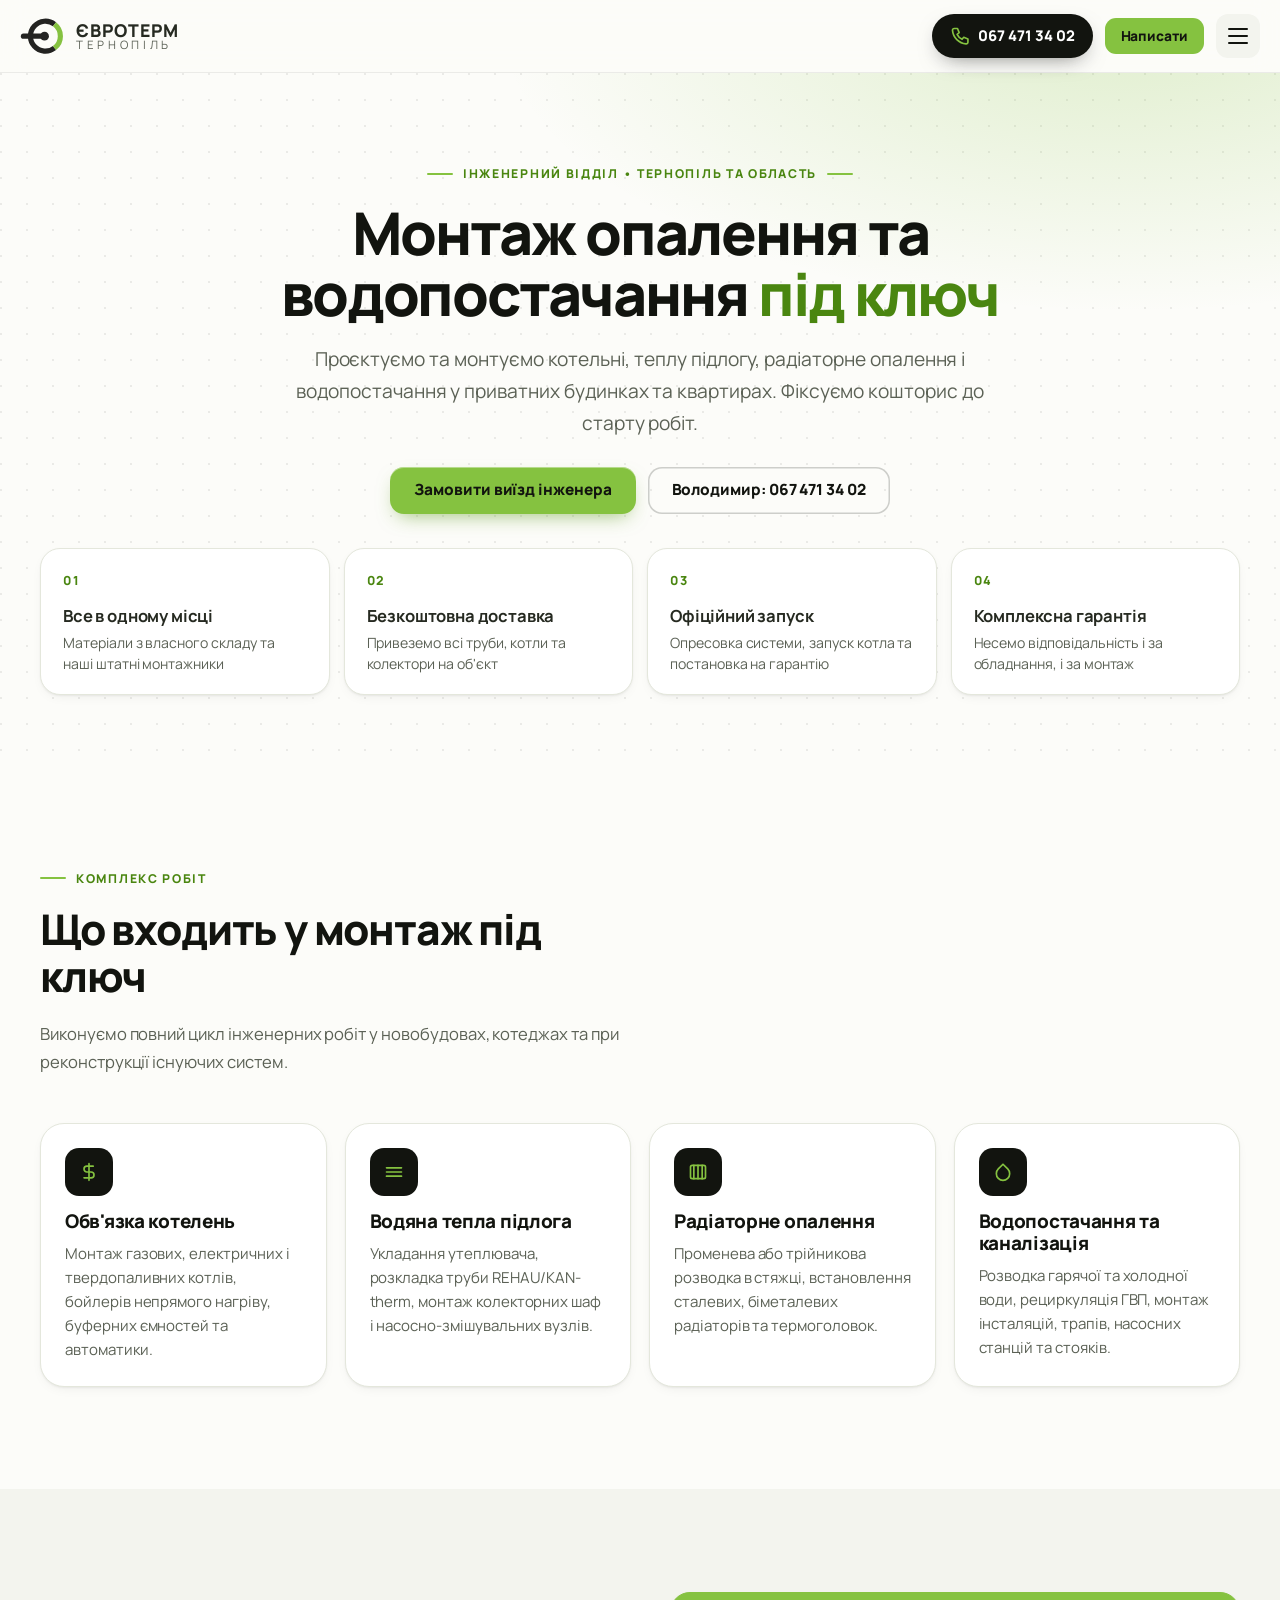
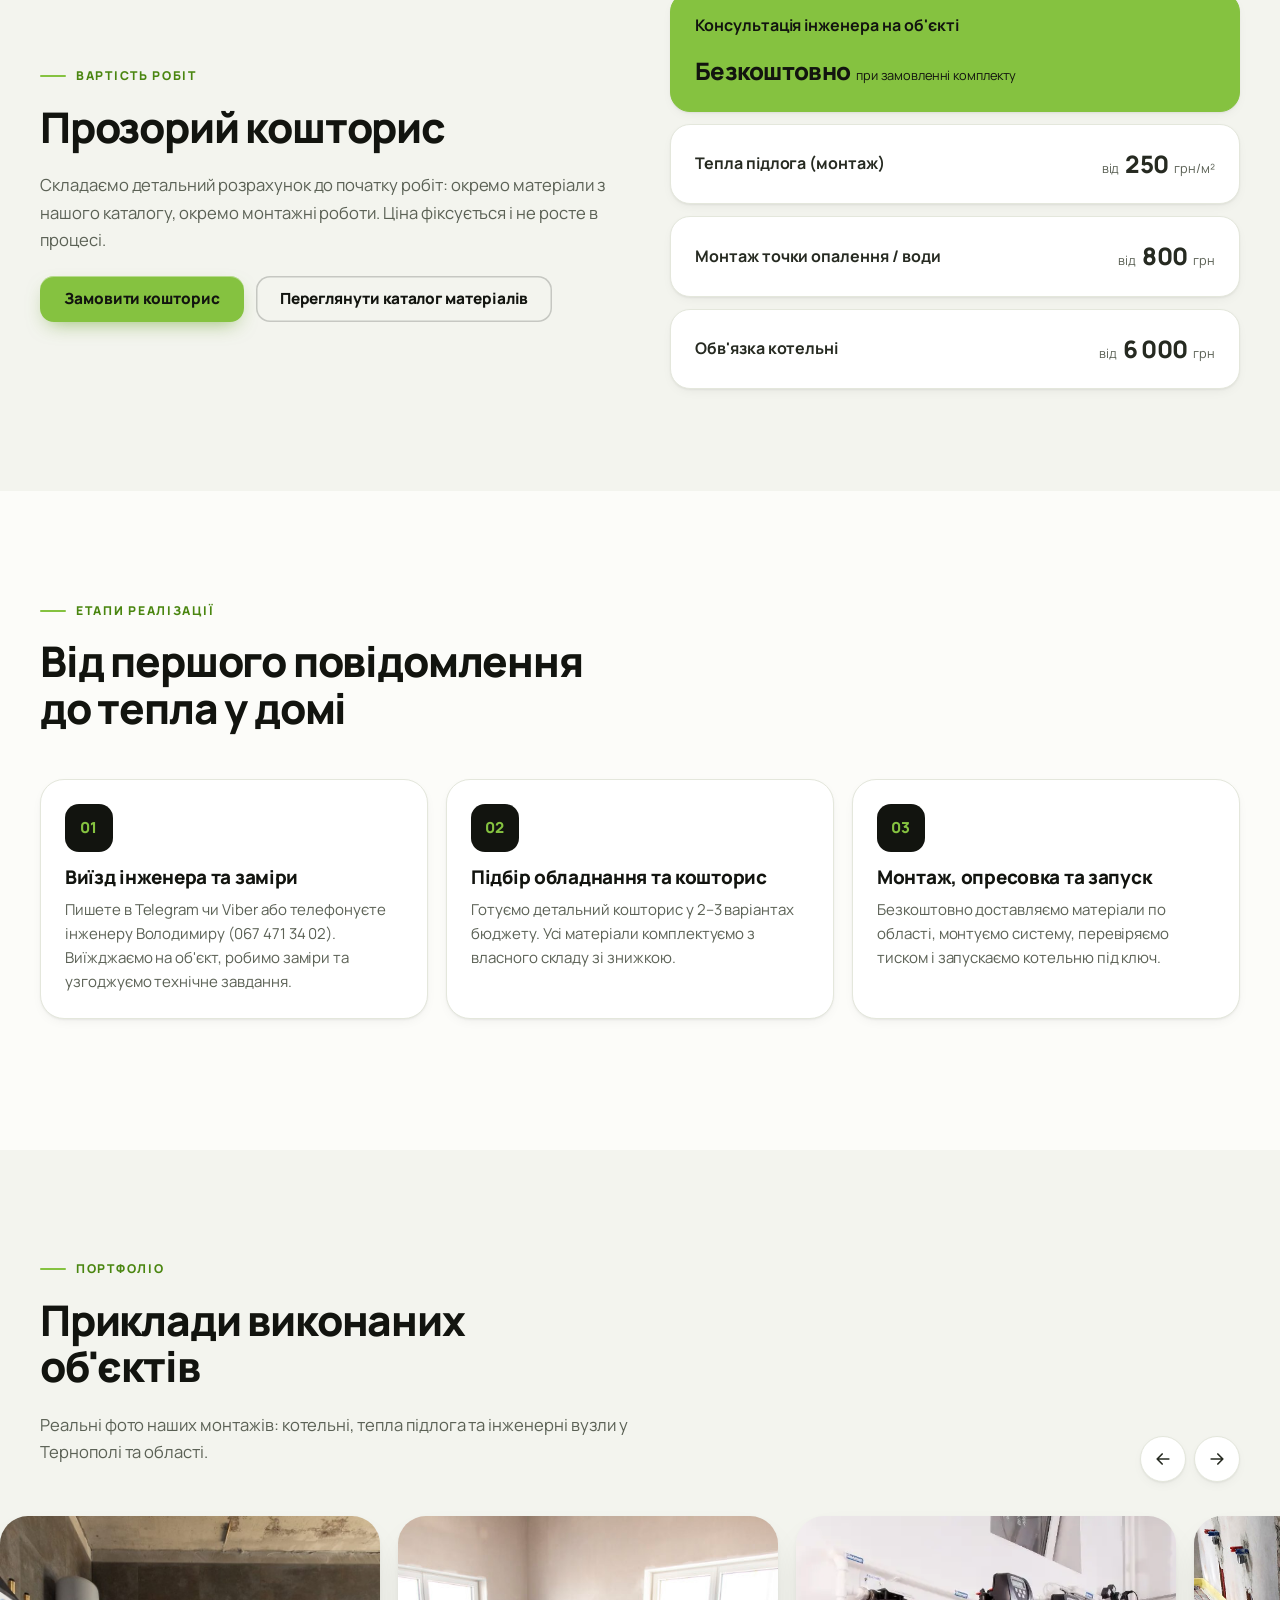
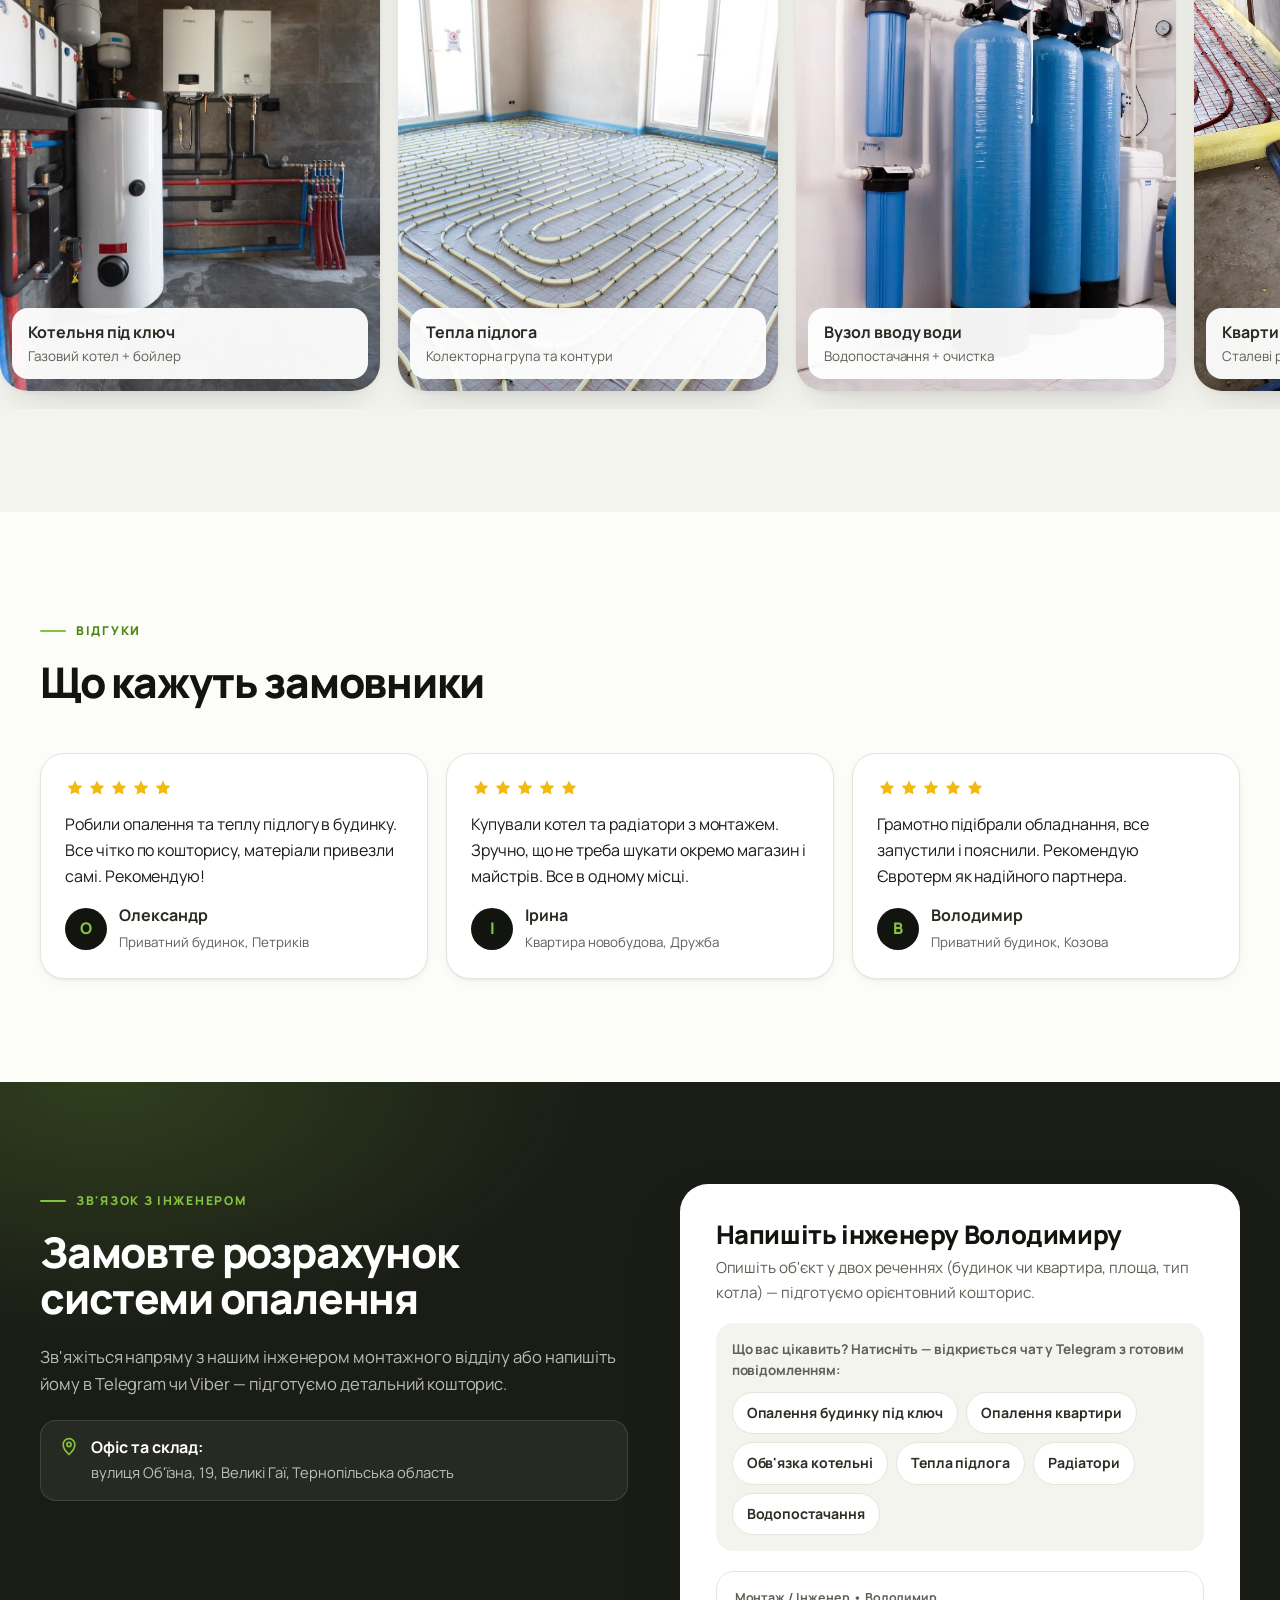
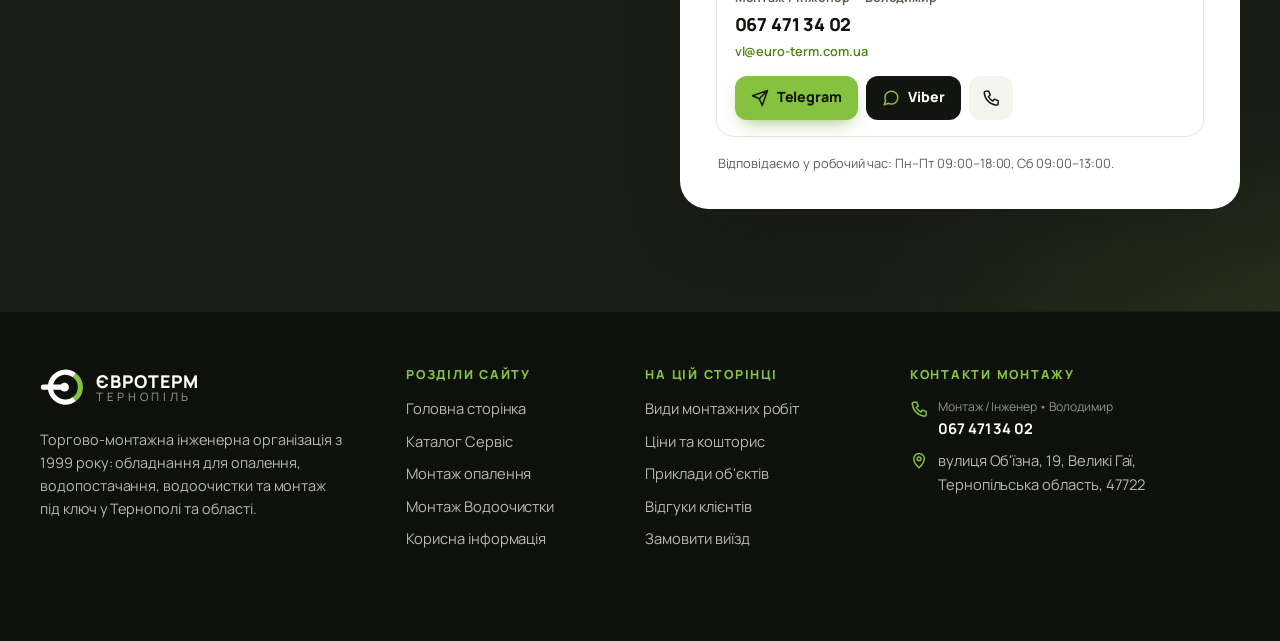
<file: montazh.html>
<!doctype html>
<html lang="uk">
<head>
<meta charset="utf-8">
<meta name="viewport" content="width=device-width,initial-scale=1,viewport-fit=cover">
<title>Монтаж опалення та водопостачання під ключ у Тернополі | Євротерм-Тернопіль</title>
<meta name="description" content="Професійний монтаж систем опалення, теплої підлоги, котелень та водопостачання під ключ у Тернополі та області. Прозорий кошторис, гарантія на роботи і матеріали. Інженер: 067 471 34 02">
<meta name="theme-color" content="#85C240">
<meta name="format-detection" content="telephone=no">
<link rel="icon" type="image/svg+xml" href="data:image/svg+xml,%3Csvg xmlns='http://www.w3.org/2000/svg' viewBox='0 0 120 100'%3E%3Cpath d='M92 20 A40 40 0 1 0 92 80' fill='none' stroke='%23232321' stroke-width='14' stroke-linecap='butt'/%3E%3Cpath d='M92 20 A40 40 0 0 1 92 80' fill='none' stroke='%2385C240' stroke-width='14' stroke-linecap='butt'/%3E%3Cline x1='10' y1='50' x2='62' y2='50' stroke='%232321' stroke-width='14' stroke-linecap='round'/%3E%3Ccircle cx='64' cy='50' r='12' fill='%232321'/%3E%3C/svg%3E">
<link rel="stylesheet" href="style.css">
<link rel="preconnect" href="https://fonts.googleapis.com">
<link rel="preconnect" href="https://fonts.gstatic.com" crossorigin>
<link rel="stylesheet" href="https://fonts.googleapis.com/css2?family=Manrope:wght@400;500;600;700;800&display=swap">
<link rel="stylesheet" href="theme.css">
</head>
<body>

<!-- ==================== ШАПКА САЙТУ ==================== -->
<header class="head">
  <div class="wrap">
    <a class="brand-logo" href="index.html" aria-label="Євротерм-Тернопіль, на головну">
      <svg viewBox="0 0 120 100" aria-hidden="true">
        <path d="M90 19 A39 39 0 1 0 90 81" fill="none" stroke="#232321" stroke-width="13.5" stroke-linecap="butt"/>
        <path d="M90 19 A39 39 0 0 1 90 81" fill="none" stroke="#85C240" stroke-width="13.5" stroke-linecap="butt"/>
        <line x1="9" y1="50" x2="62" y2="50" stroke="#232321" stroke-width="13.5" stroke-linecap="round"/>
        <circle cx="64" cy="50" r="11.5" fill="#232321"/>
      </svg>
      <div class="brand-name">
        <strong>ЄВРОТЕРМ</strong>
        <span>Тернопіль</span>
      </div>
    </a>

    <nav class="nav" aria-label="Основне меню">
      <a href="index.html">Головна сторінка</a>
      <a href="katalog.html">Каталог Сервіс</a>
      <a href="montazh.html" class="active">Монтаж опалення</a>
      <a href="vodoochystka.html">Монтаж Водоочистки</a>
      <a href="korysna-informatsiya.html">Корисна інформація</a>
    </nav>

    <div class="head-r">
      <div class="head-socs">
        <a class="sb" href="https://www.instagram.com/euroterm.ternopil" target="_blank" rel="noopener" aria-label="Instagram">
          <svg viewBox="0 0 24 24" fill="none" stroke="currentColor" stroke-width="2" stroke-linecap="round" stroke-linejoin="round"><rect x="2" y="2" width="20" height="20" rx="5" ry="5"/><path d="M16 11.37A4 4 0 1 1 12.63 8 4 4 0 0 1 16 11.37z"/><line x1="17.5" y1="6.5" x2="17.51" y2="6.5"/></svg>
        </a>
        <a class="sb" href="https://www.tiktok.com/@euroterm" target="_blank" rel="noopener" aria-label="TikTok">
          <svg viewBox="0 0 24 24" fill="currentColor"><path d="M19.59 6.69a4.83 4.83 0 0 1-3.77-4.25V2h-3.45v13.67a2.89 2.89 0 0 1-5.2 1.74 2.89 2.89 0 0 1 2.31-4.64 2.93 2.93 0 0 1 .88.13V9.4a6.84 6.84 0 0 0-1-.05A6.33 6.33 0 0 0 5 20.1a6.34 6.34 0 0 0 10.86-4.43v-7a8.16 8.16 0 0 0 4.77 1.52v-3.4a4.85 4.85 0 0 1-1-.1z"/></svg>
        </a>
        <a class="sb" href="https://www.facebook.com/EurotermTernopil" target="_blank" rel="noopener" aria-label="Facebook">
          <svg viewBox="0 0 24 24" fill="currentColor"><path d="M18 2h-3a5 5 0 0 0-5 5v3H7v4h3v8h4v-8h3l1-4h-4V7a1 1 0 0 1 1-1h3z"/></svg>
        </a>
      </div>

      <div class="tel-drop">
        <a class="head-tel call-attention" href="tel:+380674713402" aria-label="Інженер по монтажу • Володимир">
          <svg class="icon phone-ring-ico" viewBox="0 0 24 24" aria-hidden="true"><path d="M5 3h4l2 5-2.5 2a13 13 0 0 0 6 6l2-2.5 5 2v4a2 2 0 0 1-2.2 2A18 18 0 0 1 3 5.2 2 2 0 0 1 5 3z"/></svg>
          <span>067 471 34 02</span>
        </a>
      </div>

      <a class="btn btn-green-bordered btn-sm head-cta" href="#zvyazok">Написати</a>
      <button type="button" class="burger" id="burger-btn" aria-label="Меню" aria-expanded="false" aria-controls="mnav">
        <i></i><i></i><i></i>
      </button>
    </div>
  </div>
</header>

<!-- Мобільне меню -->
<div class="mnav" id="mnav" hidden>
  <div class="wrap mnav-in">
    <nav class="mnav-l" aria-label="Мобільне меню">
      <a href="index.html">Головна сторінка</a>
      <a href="katalog.html">Каталог Сервіс</a>
      <a href="montazh.html" class="active">Монтаж опалення</a>
      <a href="vodoochystka.html">Монтаж Водоочистки</a>
      <a href="korysna-informatsiya.html">Корисна інформація</a>
      <a href="#tsina">Ціни на монтаж</a>
      <a href="#vyizdy">Приклади робіт</a>
      <a href="index.html#kontakty">Контакти</a>
    </nav>

    <div class="phones-list">
      <a class="p-card" href="tel:+380674713402">
        <div class="p-card-info"><span class="p-card-role">Монтаж / Інженер • Володимир</span><span class="p-card-num">067 471 34 02</span></div>
        <span class="p-card-ico"><svg class="icon" style="width:16px;height:16px;" viewBox="0 0 24 24"><path d="M5 3h4l2 5-2.5 2a13 13 0 0 0 6 6l2-2.5 5 2v4a2 2 0 0 1-2.2 2A18 18 0 0 1 3 5.2 2 2 0 0 1 5 3z"/></svg></span>
      </a>
    </div>

    <div class="mnav-cta">
      <a class="btn btn-main btn-full" href="#zvyazok">Замовити кошторис</a>
    </div>
  </div>
</div>

<main id="main">

<!-- ==================== ПЕРШИЙ ЕКРАН МОНТАЖУ ==================== -->
<section class="hero">
  <div class="wrap hc">
    <span class="eyebrow">Інженерний відділ • Тернопіль та область</span>
    <h1>Монтаж опалення та водопостачання <span class="acc">під ключ</span></h1>
    <p class="hero-lead">Проєктуємо та монтуємо котельні, теплу підлогу, радіаторне опалення і водопостачання у приватних будинках та квартирах. Фіксуємо кошторис до старту робіт.</p>
    <div class="pb-go" style="justify-content: center;">
      <a class="btn btn-green-bordered" href="#zvyazok">Замовити виїзд інженера</a>
      <a class="btn btn-green-bordered" href="tel:+380674713402">Володимир: 067 471 34 02</a>
    </div>
  </div>

  <div class="wrap">
    <ul class="facts">
      <li><b>Все в одному місці</b><span>Матеріали з власного складу та наші штатні монтажники</span></li>
      <li><b>Безкоштовна доставка</b><span>Привеземо всі труби, котли та колектори на об'єкт</span></li>
      <li><b>Офіційний запуск</b><span>Опресовка системи, запуск котла та постановка на гарантію</span></li>
      <li><b>Комплексна гарантія</b><span>Несемо відповідальність і за обладнання, і за монтаж</span></li>
    </ul>
  </div>
</section>

<!-- ==================== ЩО МОНТУЄМО ==================== -->
<section class="sec" id="poslugy">
  <div class="wrap">
    <div class="sec-head">
      <span class="eyebrow">Комплекс робіт</span>
      <h2>Що входить у монтаж під ключ</h2>
      <p class="lead">Виконуємо повний цикл інженерних робіт у новобудовах, котеджах та при реконструкції існуючих систем.</p>
    </div>

    <div class="srv-grid">
      <div class="srv-card">
        <span class="srv-ico"><svg class="icon" viewBox="0 0 24 24"><path d="M12 2v20M17 5H9.5a3.5 3.5 0 0 0 0 7h5a3.5 3.5 0 0 1 0 7H6"/></svg></span>
        <h3>Обв'язка котелень</h3>
        <p>Монтаж газових, електричних і твердопаливних котлів, бойлерів непрямого нагріву, буферних ємностей та автоматики.</p>
      </div>
      <div class="srv-card">
        <span class="srv-ico"><svg class="icon" viewBox="0 0 24 24"><path d="M3 17h18M3 12h18M3 7h18"/></svg></span>
        <h3>Водяна тепла підлога</h3>
        <p>Укладання утеплювача, розкладка труби REHAU/KAN-therm, монтаж колекторних шаф і насосно-змішувальних вузлів.</p>
      </div>
      <div class="srv-card">
        <span class="srv-ico"><svg class="icon" viewBox="0 0 24 24"><rect x="3" y="4" width="18" height="16" rx="2"/><path d="M7 4v16M12 4v16M17 4v16"/></svg></span>
        <h3>Радіаторне опалення</h3>
        <p>Променева або трійникова розводка в стяжці, встановлення сталевих, біметалевих радіаторів та термоголовок.</p>
      </div>
      <div class="srv-card">
        <span class="srv-ico"><svg class="icon" viewBox="0 0 24 24"><path d="M12 2.69l5.66 5.66a8 8 0 1 1-11.31 0z"/></svg></span>
        <h3>Водопостачання та каналізація</h3>
        <p>Розводка гарячої та холодної води, рециркуляція ГВП, монтаж інсталяцій, трапів, насосних станцій та стояків.</p>
      </div>
    </div>
  </div>
</section>

<!-- ==================== ЦІНИ ==================== -->
<section class="sec sec-alt" id="tsina">
  <div class="wrap price-grid">
    <div>
      <span class="eyebrow">Вартість робіт</span>
      <h2>Прозорий кошторис</h2>
      <p class="lead">Складаємо детальний розрахунок до початку робіт: окремо матеріали з нашого каталогу, окремо монтажні роботи. Ціна фіксується і не росте в процесі.</p>
      <div class="pb-go">
        <a class="btn btn-green-bordered" href="#zvyazok">Замовити кошторис</a>
        <a class="btn btn-green-bordered" href="katalog.html#catalog">Переглянути каталог матеріалів</a>
      </div>
    </div>

    <ul class="ptiles">
      <li class="pt pt-main">
        <span class="pt-k">Консультація інженера на об'єкті</span>
        <span class="pt-v"><b>Безкоштовно</b><small>при замовленні комплекту</small></span>
      </li>
      <li class="pt">
        <span class="pt-k">Тепла підлога (монтаж)</span>
        <span class="pt-v"><small>від</small><b>250</b><small>грн/м²</small></span>
      </li>
      <li class="pt">
        <span class="pt-k">Монтаж точки опалення / води</span>
        <span class="pt-v"><small>від</small><b>800</b><small>грн</small></span>
      </li>
      <li class="pt">
        <span class="pt-k">Обв'язка котельні</span>
        <span class="pt-v"><small>від</small><b>6 000</b><small>грн</small></span>
      </li>
    </ul>
  </div>
</section>

<!-- ==================== ЯК ПРАЦЮЄМО ==================== -->
<section class="sec">
  <div class="wrap">
    <div class="sec-head">
      <span class="eyebrow">Етапи реалізації</span>
      <h2>Від першого повідомлення до тепла у домі</h2>
    </div>
    <ol class="steps">
      <li>
        <span class="st-n">01</span>
        <h3>Виїзд інженера та заміри</h3>
        <p>Пишете в Telegram чи Viber або телефонуєте інженеру Володимиру (067 471 34 02). Виїжджаємо на об'єкт, робимо заміри та узгоджуємо технічне завдання.</p>
      </li>
      <li>
        <span class="st-n">02</span>
        <h3>Підбір обладнання та кошторис</h3>
        <p>Готуємо детальний кошторис у 2–3 варіантах бюджету. Усі матеріали комплектуємо з власного складу зі знижкою.</p>
      </li>
      <li>
        <span class="st-n">03</span>
        <h3>Монтаж, опресовка та запуск</h3>
        <p>Безкоштовно доставляємо матеріали по області, монтуємо систему, перевіряємо тиском і запускаємо котельню під ключ.</p>
      </li>
    </ol>
  </div>
</section>

<!-- ==================== ВИКОНАНІ ОБ'ЄКТИ ==================== -->
<section class="sec sec-alt" id="vyizdy">
  <div class="wrap">
    <div class="sec-row">
      <div class="sec-head" style="margin:0">
        <span class="eyebrow">Портфоліо</span>
        <h2>Приклади виконаних об'єктів</h2>
        <p class="lead">Реальні фото наших монтажів: котельні, тепла підлога та інженерні вузли у Тернополі та області.</p>
      </div>
      <div class="car-ctrl">
        <button type="button" class="car-b" data-dir="-1" aria-label="Назад"><svg class="icon" viewBox="0 0 24 24"><path d="M19 12H5M11 6l-6 6 6 6"/></svg></button>
        <button type="button" class="car-b" data-dir="1" aria-label="Далі"><svg class="icon" viewBox="0 0 24 24"><path d="M5 12h14M13 6l6 6-6 6"/></svg></button>
      </div>
    </div>
  </div>

  <div class="car-trips" id="trip-car">
    <div class="vcard">
      <img src="img/kotelnya1.jpg" alt="Котельня з бойлером">
      <div class="vbtn"><b>Котельня під ключ</b><span>Газовий котел + бойлер</span></div>
    </div>
    <div class="vcard">
      <img src="img/teplapidloga1.jpg" alt="Тепла підлога 95 м²">
      <div class="vbtn"><b>Тепла підлога</b><span>Колекторна група та контури</span></div>
    </div>
    <div class="vcard">
      <img src="img/vodoochustka1.webp" alt="Вузол вводу води та очистка">
      <div class="vbtn"><b>Вузол вводу води</b><span>Водопостачання + очистка</span></div>
    </div>
    <div class="vcard">
      <img src="img/radiator1.jpg" alt="Опалення новобудови">
      <div class="vbtn"><b>Квартира у новобудові</b><span>Сталеві радіатори + тепла підлога</span></div>
    </div>
  </div>
</section>

<!-- ==================== ВІДГУКИ ==================== -->
<section class="sec" id="vidguky">
  <div class="wrap">
    <div class="sec-head">
      <span class="eyebrow">Відгуки</span>
      <h2>Що кажуть замовники</h2>
    </div>
    <div class="revs-grid">
      <figure class="rcard">
        <span class="stars"><svg viewBox="0 0 24 24"><path d="m12 3 2.7 5.6 6.1.9-4.4 4.3 1 6.1L12 17l-5.4 2.9 1-6.1-4.4-4.3 6.1-.9z"/></svg><svg viewBox="0 0 24 24"><path d="m12 3 2.7 5.6 6.1.9-4.4 4.3 1 6.1L12 17l-5.4 2.9 1-6.1-4.4-4.3 6.1-.9z"/></svg><svg viewBox="0 0 24 24"><path d="m12 3 2.7 5.6 6.1.9-4.4 4.3 1 6.1L12 17l-5.4 2.9 1-6.1-4.4-4.3 6.1-.9z"/></svg><svg viewBox="0 0 24 24"><path d="m12 3 2.7 5.6 6.1.9-4.4 4.3 1 6.1L12 17l-5.4 2.9 1-6.1-4.4-4.3 6.1-.9z"/></svg><svg viewBox="0 0 24 24"><path d="m12 3 2.7 5.6 6.1.9-4.4 4.3 1 6.1L12 17l-5.4 2.9 1-6.1-4.4-4.3 6.1-.9z"/></svg></span>
        <blockquote>Робили опалення та теплу підлогу в будинку. Все чітко по кошторису, матеріали привезли самі. Рекомендую!</blockquote>
        <figcaption><span class="rava">О</span><span><b>Олександр</b><small>Приватний будинок, Петриків</small></span></figcaption>
      </figure>

      <figure class="rcard">
        <span class="stars"><svg viewBox="0 0 24 24"><path d="m12 3 2.7 5.6 6.1.9-4.4 4.3 1 6.1L12 17l-5.4 2.9 1-6.1-4.4-4.3 6.1-.9z"/></svg><svg viewBox="0 0 24 24"><path d="m12 3 2.7 5.6 6.1.9-4.4 4.3 1 6.1L12 17l-5.4 2.9 1-6.1-4.4-4.3 6.1-.9z"/></svg><svg viewBox="0 0 24 24"><path d="m12 3 2.7 5.6 6.1.9-4.4 4.3 1 6.1L12 17l-5.4 2.9 1-6.1-4.4-4.3 6.1-.9z"/></svg><svg viewBox="0 0 24 24"><path d="m12 3 2.7 5.6 6.1.9-4.4 4.3 1 6.1L12 17l-5.4 2.9 1-6.1-4.4-4.3 6.1-.9z"/></svg><svg viewBox="0 0 24 24"><path d="m12 3 2.7 5.6 6.1.9-4.4 4.3 1 6.1L12 17l-5.4 2.9 1-6.1-4.4-4.3 6.1-.9z"/></svg></span>
        <blockquote>Купували котел та радіатори з монтажем. Зручно, що не треба шукати окремо магазин і майстрів. Все в одному місці.</blockquote>
        <figcaption><span class="rava">І</span><span><b>Ірина</b><small>Квартира новобудова, Дружба</small></span></figcaption>
      </figure>

      <figure class="rcard">
        <span class="stars"><svg viewBox="0 0 24 24"><path d="m12 3 2.7 5.6 6.1.9-4.4 4.3 1 6.1L12 17l-5.4 2.9 1-6.1-4.4-4.3 6.1-.9z"/></svg><svg viewBox="0 0 24 24"><path d="m12 3 2.7 5.6 6.1.9-4.4 4.3 1 6.1L12 17l-5.4 2.9 1-6.1-4.4-4.3 6.1-.9z"/></svg><svg viewBox="0 0 24 24"><path d="m12 3 2.7 5.6 6.1.9-4.4 4.3 1 6.1L12 17l-5.4 2.9 1-6.1-4.4-4.3 6.1-.9z"/></svg><svg viewBox="0 0 24 24"><path d="m12 3 2.7 5.6 6.1.9-4.4 4.3 1 6.1L12 17l-5.4 2.9 1-6.1-4.4-4.3 6.1-.9z"/></svg><svg viewBox="0 0 24 24"><path d="m12 3 2.7 5.6 6.1.9-4.4 4.3 1 6.1L12 17l-5.4 2.9 1-6.1-4.4-4.3 6.1-.9z"/></svg></span>
        <blockquote>Грамотно підібрали обладнання, все запустили і пояснили. Рекомендую Євротерм як надійного партнера.</blockquote>
        <figcaption><span class="rava">В</span><span><b>Володимир</b><small>Приватний будинок, Козова</small></span></figcaption>
      </figure>
    </div>
  </div>
</section>

<!-- ==================== ФОРМА РОЗРАХУНКУ МОНТАЖУ ==================== -->
<section class="sec order-s" id="kontakty">
  <div class="wrap order" id="zvyazok">
    <div class="order-side">
      <span class="eyebrow">Зв'язок з інженером</span>
      <h2>Замовте розрахунок системи опалення</h2>
      <p class="lead">Зв'яжіться напряму з нашим інженером монтажного відділу або напишіть йому в Telegram чи Viber — підготуємо детальний кошторис.</p>

            <div class="addr-box">
        <svg class="icon" viewBox="0 0 24 24"><path d="M12 21s7-6.2 7-12a7 7 0 0 0-14 0c0 5.8 7 12 7 12z"/><circle cx="12" cy="9" r="2.5"/></svg>
        <div>
          <b>Офіс та склад:</b>
          <span>вулиця Об'їзна, 19, Великі Гаї, Тернопільська область</span>
        </div>
      </div>
    </div>

    <div class="msg-card">
      <h3>Напишіть інженеру Володимиру</h3>
      <p class="msg-sub">Опишіть об'єкт у двох реченнях (будинок чи квартира, площа, тип котла) — підготуємо орієнтовний кошторис.</p>
      <div class="msg-topics"><span>Що вас цікавить? Натисніть — відкриється чат у Telegram з готовим повідомленням:</span><div class="chips"><a class="chip" href="https://t.me/+380674713402?text=%D0%94%D0%BE%D0%B1%D1%80%D0%BE%D0%B3%D0%BE%20%D0%B4%D0%BD%D1%8F%21%20%D0%A5%D0%BE%D1%87%D1%83%20%D0%BE%D0%BF%D0%B0%D0%BB%D0%B5%D0%BD%D0%BD%D1%8F%20%D0%B1%D1%83%D0%B4%D0%B8%D0%BD%D0%BA%D1%83%20%D0%BF%D1%96%D0%B4%20%D0%BA%D0%BB%D1%8E%D1%87." target="_blank" rel="noopener">Опалення будинку під ключ</a><a class="chip" href="https://t.me/+380674713402?text=%D0%94%D0%BE%D0%B1%D1%80%D0%BE%D0%B3%D0%BE%20%D0%B4%D0%BD%D1%8F%21%20%D0%A6%D1%96%D0%BA%D0%B0%D0%B2%D0%B8%D1%82%D1%8C%20%D0%BE%D0%BF%D0%B0%D0%BB%D0%B5%D0%BD%D0%BD%D1%8F%20%D0%BA%D0%B2%D0%B0%D1%80%D1%82%D0%B8%D1%80%D0%B8." target="_blank" rel="noopener">Опалення квартири</a><a class="chip" href="https://t.me/+380674713402?text=%D0%94%D0%BE%D0%B1%D1%80%D0%BE%D0%B3%D0%BE%20%D0%B4%D0%BD%D1%8F%21%20%D0%A6%D1%96%D0%BA%D0%B0%D0%B2%D0%B8%D1%82%D1%8C%20%D0%BE%D0%B1%D0%B2%27%D1%8F%D0%B7%D0%BA%D0%B0%20%D0%BA%D0%BE%D1%82%D0%B5%D0%BB%D1%8C%D0%BD%D1%96." target="_blank" rel="noopener">Обв'язка котельні</a><a class="chip" href="https://t.me/+380674713402?text=%D0%94%D0%BE%D0%B1%D1%80%D0%BE%D0%B3%D0%BE%20%D0%B4%D0%BD%D1%8F%21%20%D0%A6%D1%96%D0%BA%D0%B0%D0%B2%D0%B8%D1%82%D1%8C%20%D0%B2%D0%BE%D0%B4%D1%8F%D0%BD%D0%B0%20%D1%82%D0%B5%D0%BF%D0%BB%D0%B0%20%D0%BF%D1%96%D0%B4%D0%BB%D0%BE%D0%B3%D0%B0." target="_blank" rel="noopener">Тепла підлога</a><a class="chip" href="https://t.me/+380674713402?text=%D0%94%D0%BE%D0%B1%D1%80%D0%BE%D0%B3%D0%BE%20%D0%B4%D0%BD%D1%8F%21%20%D0%A6%D1%96%D0%BA%D0%B0%D0%B2%D0%B8%D1%82%D1%8C%20%D0%BC%D0%BE%D0%BD%D1%82%D0%B0%D0%B6%20%D1%80%D0%B0%D0%B4%D1%96%D0%B0%D1%82%D0%BE%D1%80%D1%96%D0%B2." target="_blank" rel="noopener">Радіатори</a><a class="chip" href="https://t.me/+380674713402?text=%D0%94%D0%BE%D0%B1%D1%80%D0%BE%D0%B3%D0%BE%20%D0%B4%D0%BD%D1%8F%21%20%D0%A6%D1%96%D0%BA%D0%B0%D0%B2%D0%B8%D1%82%D1%8C%20%D0%B2%D0%BE%D0%B4%D0%BE%D0%BF%D0%BE%D1%81%D1%82%D0%B0%D1%87%D0%B0%D0%BD%D0%BD%D1%8F%20%D1%82%D0%B0%20%D0%BA%D0%B0%D0%BD%D0%B0%D0%BB%D1%96%D0%B7%D0%B0%D1%86%D1%96%D1%8F." target="_blank" rel="noopener">Водопостачання</a></div></div>
      <div class="msg-list">
      <div class="msg-row">
        <div class="msg-who">
          <span class="msg-role">Монтаж / Інженер • Володимир</span>
          <a class="msg-phone" href="tel:+380674713402">067 471 34 02</a>
          <a class="msg-mail" href="mailto:vl@euro-term.com.ua">vl@euro-term.com.ua</a>
        </div>
        <div class="msg-acts">
          <a class="msg-btn msg-tg" href="https://t.me/+380674713402?text=%D0%94%D0%BE%D0%B1%D1%80%D0%BE%D0%B3%D0%BE%20%D0%B4%D0%BD%D1%8F%21%20%D0%A6%D1%96%D0%BA%D0%B0%D0%B2%D0%B8%D1%82%D1%8C%20%D0%BC%D0%BE%D0%BD%D1%82%D0%B0%D0%B6%20%D0%BE%D0%BF%D0%B0%D0%BB%D0%B5%D0%BD%D0%BD%D1%8F." target="_blank" rel="noopener"><svg class="icon" viewBox="0 0 24 24"><path d="M22 2 11 13M22 2l-7 20-4-9-9-4 20-7z"/></svg><span>Telegram</span></a>
          <a class="msg-btn msg-vb" href="viber://chat?number=%2B380674713402"><svg class="icon" viewBox="0 0 24 24"><path d="M21 11.5a8.4 8.4 0 0 1-.9 3.8 8.5 8.5 0 0 1-7.6 4.7 8.4 8.4 0 0 1-3.8-.9L3 21l1.9-5.7a8.4 8.4 0 0 1-.9-3.8 8.5 8.5 0 0 1 4.7-7.6A8.4 8.4 0 0 1 12.5 3H13a8.5 8.5 0 0 1 8 8z"/></svg><span>Viber</span></a>
          <a class="msg-btn msg-call" href="tel:+380674713402" aria-label="Подзвонити 067 471 34 02" title="Подзвонити"><svg class="icon" viewBox="0 0 24 24"><path d="M5 3h4l2 5-2.5 2a13 13 0 0 0 6 6l2-2.5 5 2v4a2 2 0 0 1-2.2 2A18 18 0 0 1 3 5.2 2 2 0 0 1 5 3z"/></svg></a>
        </div>
      </div>
      </div>
      <p class="msg-note">Відповідаємо у робочий час: Пн–Пт 09:00–18:00, Сб 09:00–13:00.</p>
    </div>
  </div>
</section>

</main>

<!-- ==================== ПІДВАЛ САЙТУ ==================== -->
<footer class="foot">
  <div class="wrap">
    <div>
      <a class="brand-logo" href="index.html">
        <svg viewBox="0 0 120 100" aria-hidden="true">
          <path d="M90 19 A39 39 0 1 0 90 81" fill="none" stroke="#ffffff" stroke-width="13.5"/>
          <path d="M90 19 A39 39 0 0 1 90 81" fill="none" stroke="#85C240" stroke-width="13.5"/>
          <line x1="9" y1="50" x2="62" y2="50" stroke="#ffffff" stroke-width="13.5" stroke-linecap="round"/>
          <circle cx="64" cy="50" r="11.5" fill="#ffffff"/>
        </svg>
        <div class="brand-name">
          <strong>ЄВРОТЕРМ</strong>
          <span>Тернопіль</span>
        </div>
      </a>
      <p style="margin-top:14px;max-width:34ch;font-size:0.9rem;">Торгово-монтажна інженерна організація з 1999 року: обладнання для опалення, водопостачання, водоочистки та монтаж під ключ у Тернополі та області.</p>
    </div>

    <div>
      <h3>Розділи сайту</h3>
      <ul>
        <li><a href="index.html">Головна сторінка</a></li>
        <li><a href="katalog.html">Каталог Сервіс</a></li>
        <li><a href="montazh.html">Монтаж опалення</a></li>
        <li><a href="vodoochystka.html">Монтаж Водоочистки</a></li>
        <li><a href="korysna-informatsiya.html">Корисна інформація</a></li>
      </ul>
    </div>

    <div>
      <h3>На цій сторінці</h3>
      <ul>
        <li><a href="#poslugy">Види монтажних робіт</a></li>
        <li><a href="#tsina">Ціни та кошторис</a></li>
        <li><a href="#vyizdy">Приклади об'єктів</a></li>
        <li><a href="#vidguky">Відгуки клієнтів</a></li>
        <li><a href="#zvyazok">Замовити виїзд</a></li>
      </ul>
    </div>

    <div>
      <h3>Контакти монтажу</h3>
      <ul class="ci">
        <li>
          <svg viewBox="0 0 24 24" fill="none" stroke="currentColor" stroke-width="2"><path d="M5 3h4l2 5-2.5 2a13 13 0 0 0 6 6l2-2.5 5 2v4a2 2 0 0 1-2.2 2A18 18 0 0 1 3 5.2 2 2 0 0 1 5 3z"/></svg>
          <div class="foot-ph"><small>Монтаж / Інженер • Володимир</small><a href="tel:+380674713402"><b>067 471 34 02</b></a></div>
        </li>
        <li>
          <svg viewBox="0 0 24 24" fill="none" stroke="currentColor" stroke-width="2"><path d="M12 21s7-6.2 7-12a7 7 0 0 0-14 0c0 5.8 7 12 7 12z"/><circle cx="12" cy="9" r="2.5"/></svg>
          <span>вулиця Об'їзна, 19, Великі Гаї, Тернопільська область, 47722</span>
        </li>
      </ul>
    </div>
  </div>
</footer>

<div class="bar">
  <a class="btn btn-main" href="#zvyazok">Розрахунок монтажу</a>
  <a class="btn btn-ghost" href="tel:+380674713402" aria-label="Подзвонити інженеру Володимиру">
    <svg class="icon" viewBox="0 0 24 24"><path d="M5 3h4l2 5-2.5 2a13 13 0 0 0 6 6l2-2.5 5 2v4a2 2 0 0 1-2.2 2A18 18 0 0 1 3 5.2 2 2 0 0 1 5 3z"/></svg>
  </a>
</div>

<div class="toast" id="toast" role="status" aria-live="polite"></div>
<script src="script.js"></script>
</body>
</html>
</file>
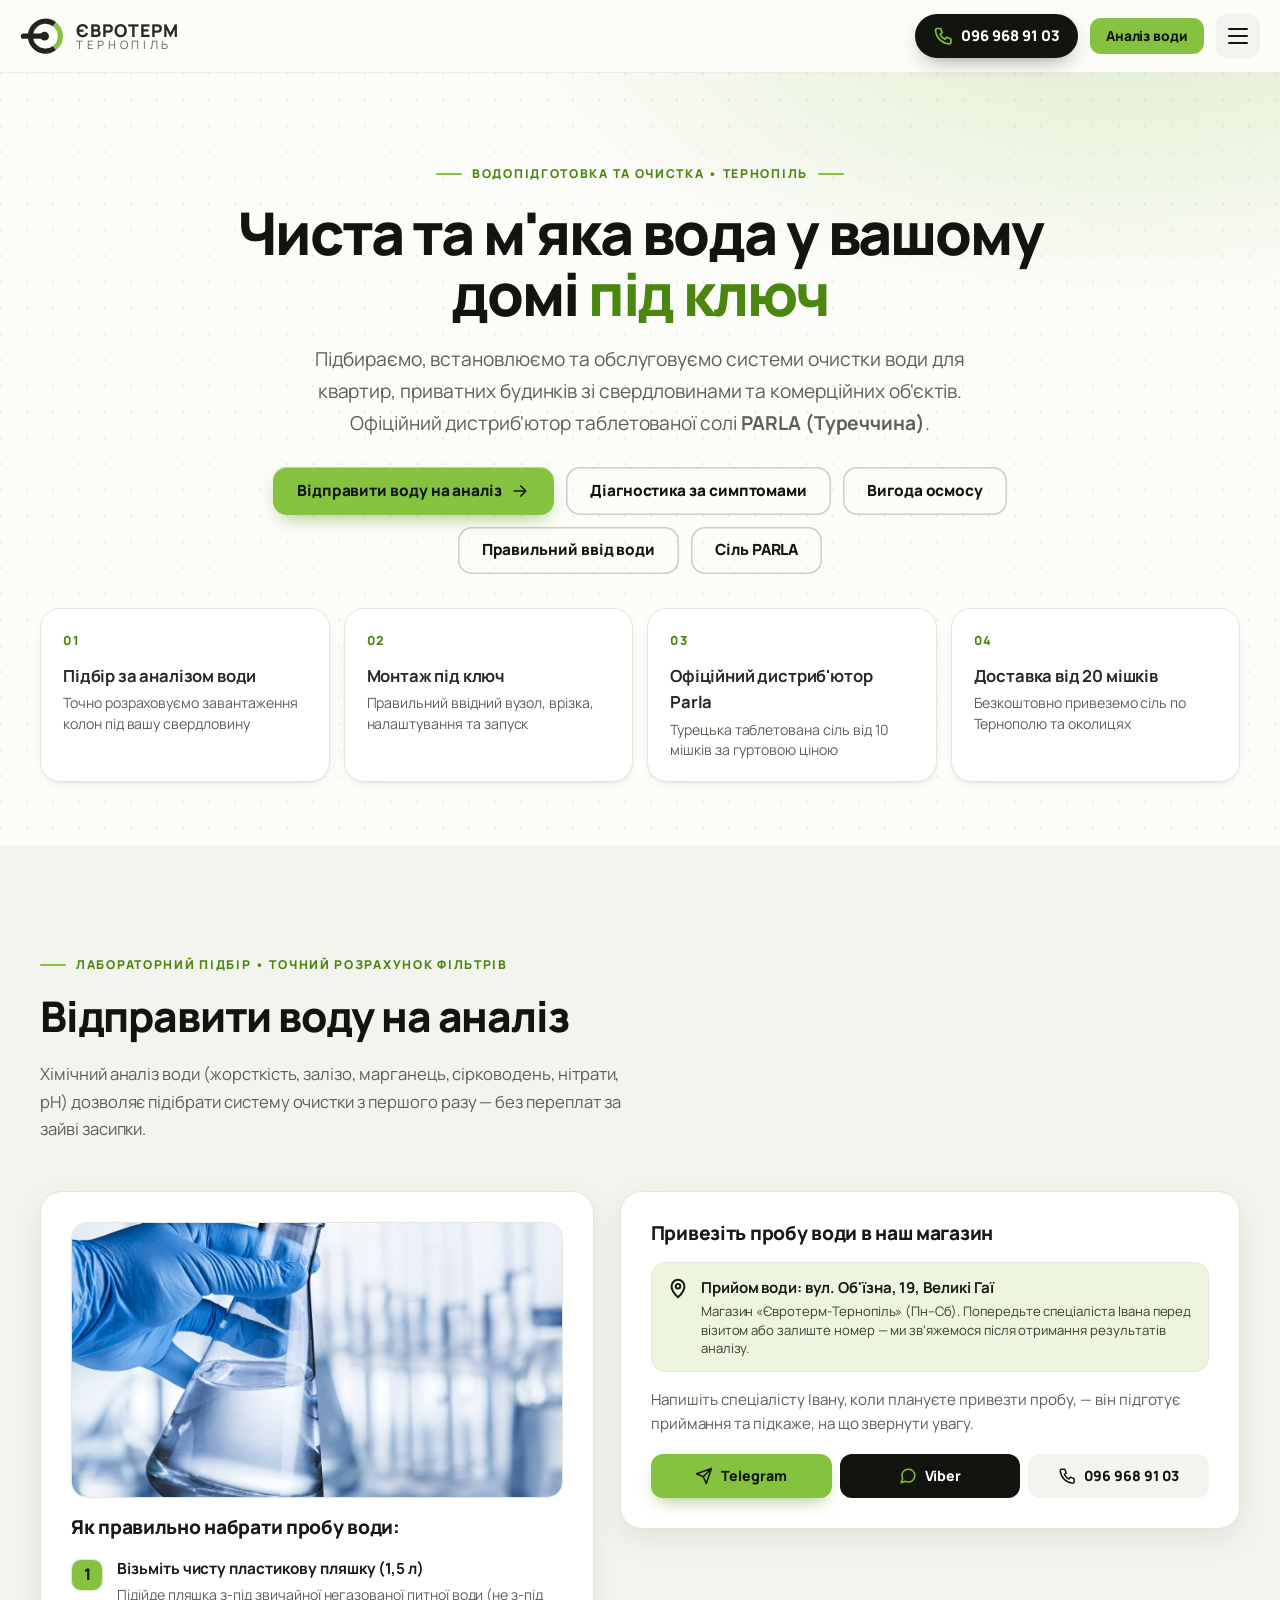
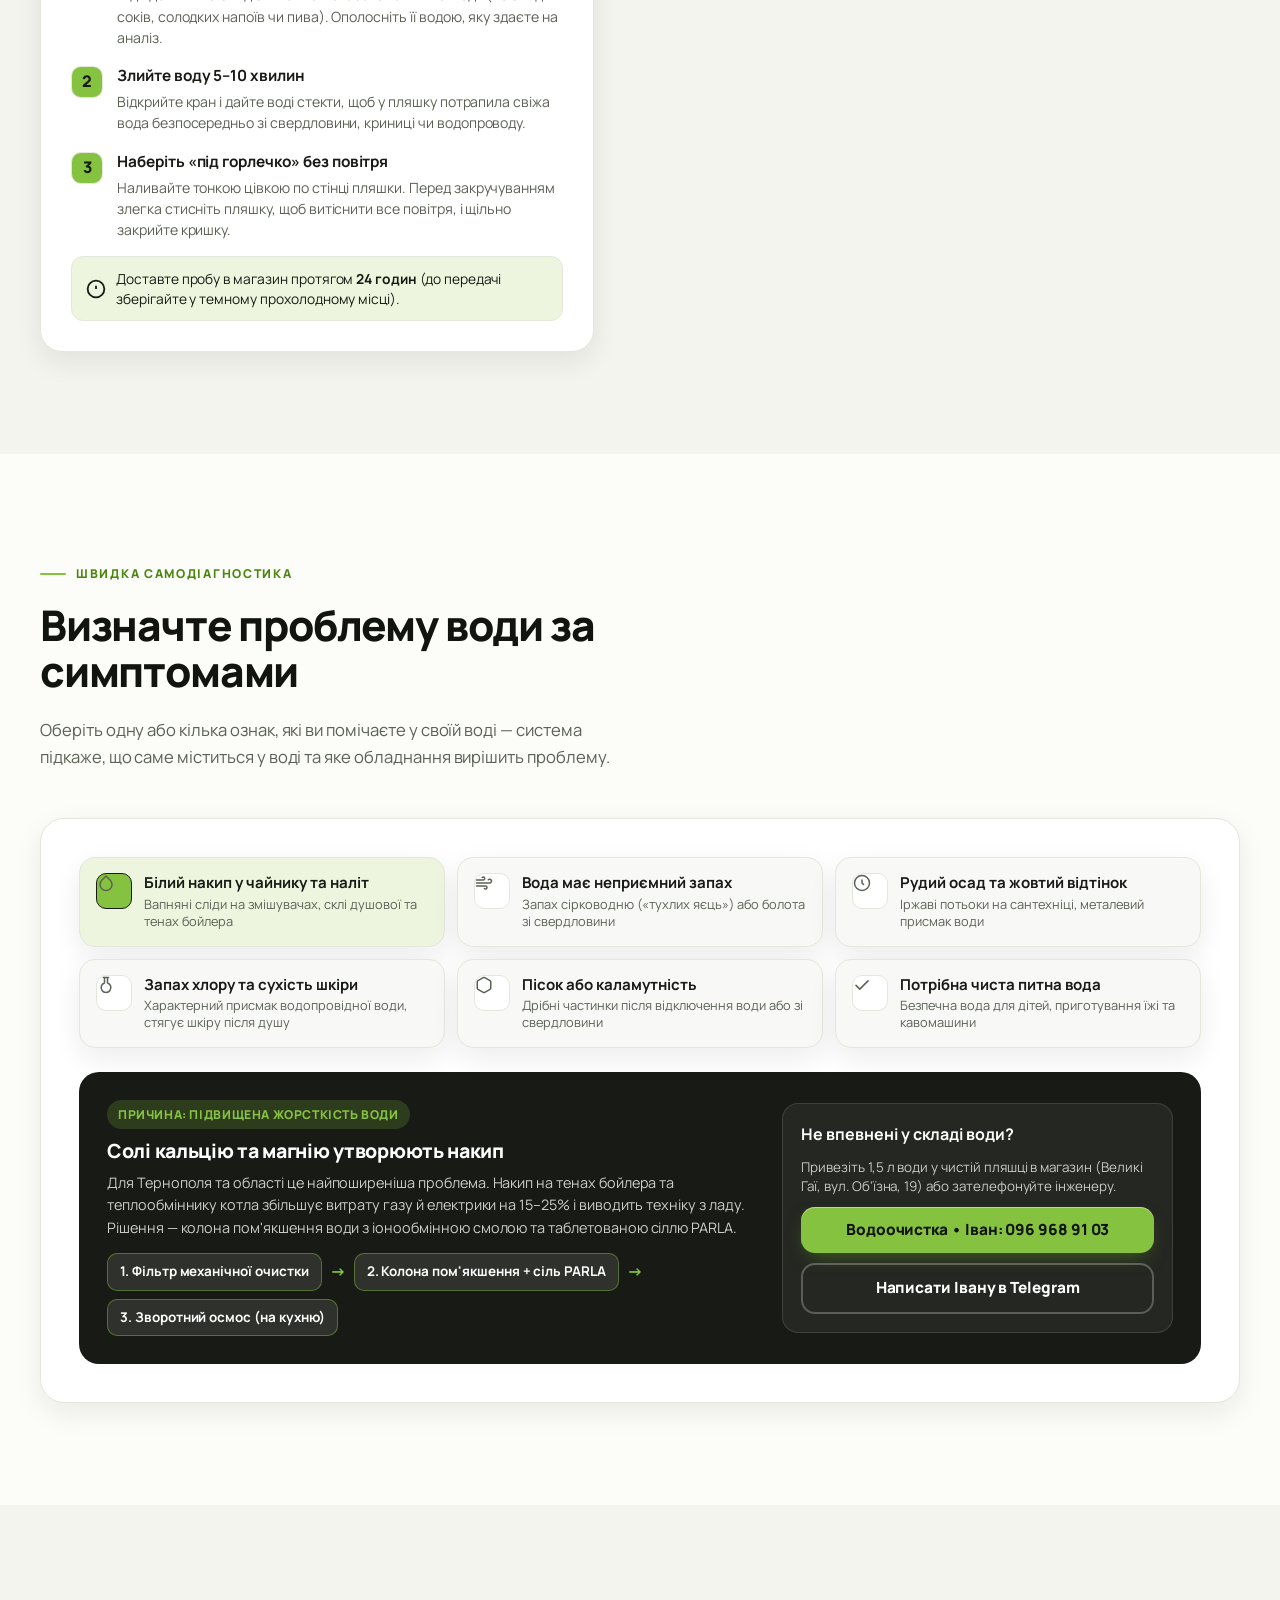
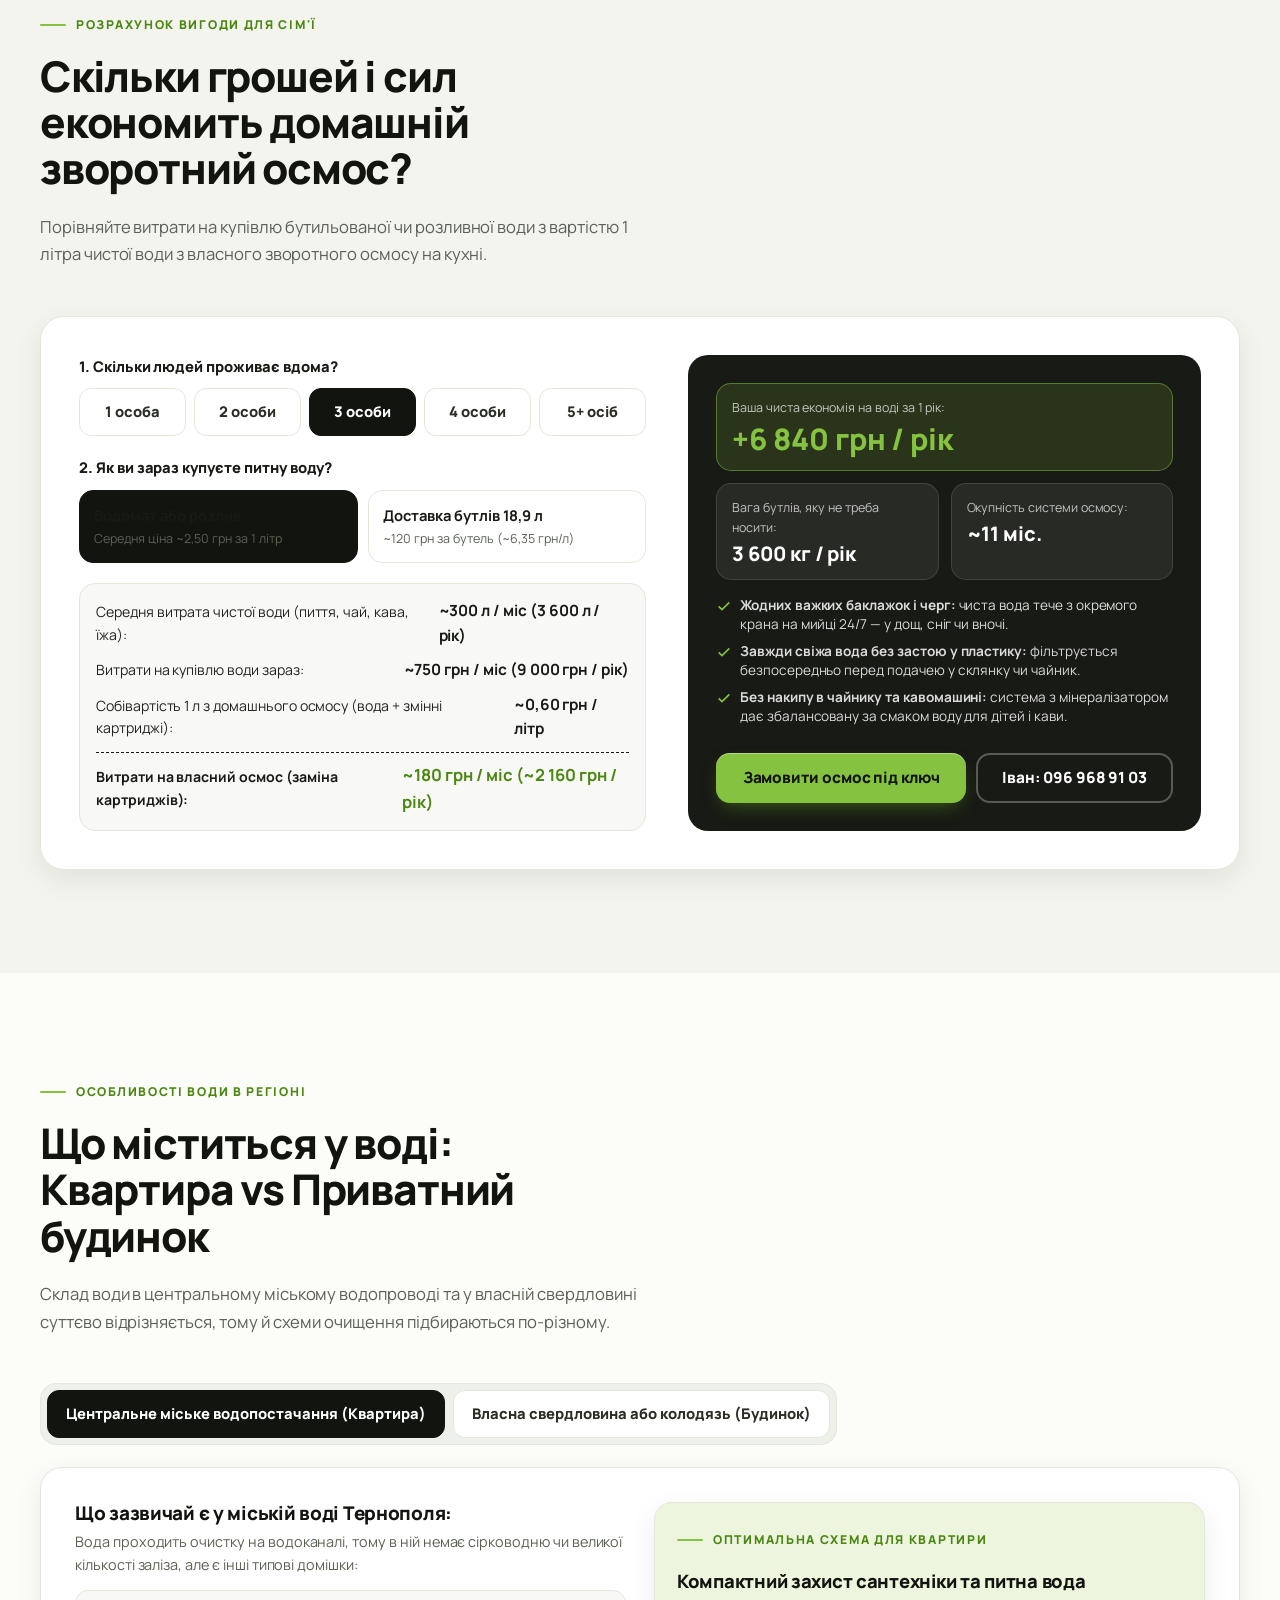
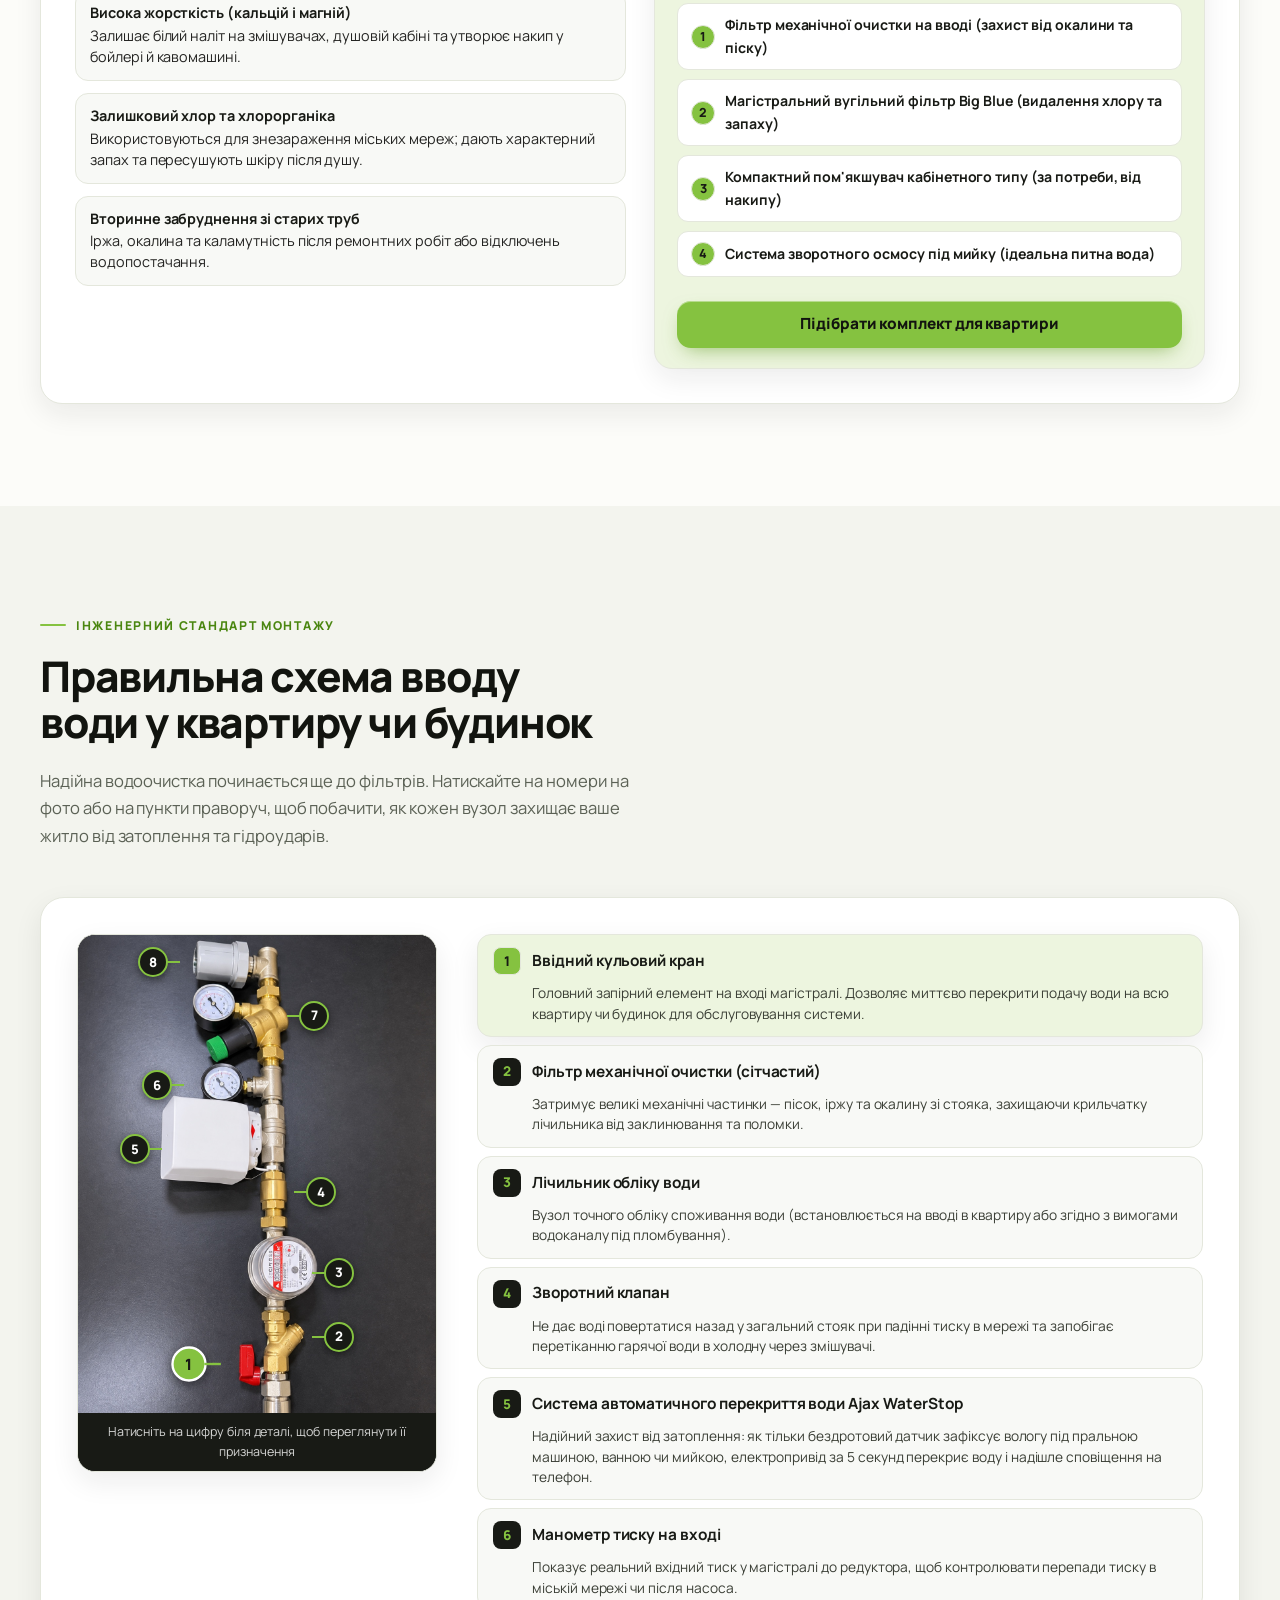
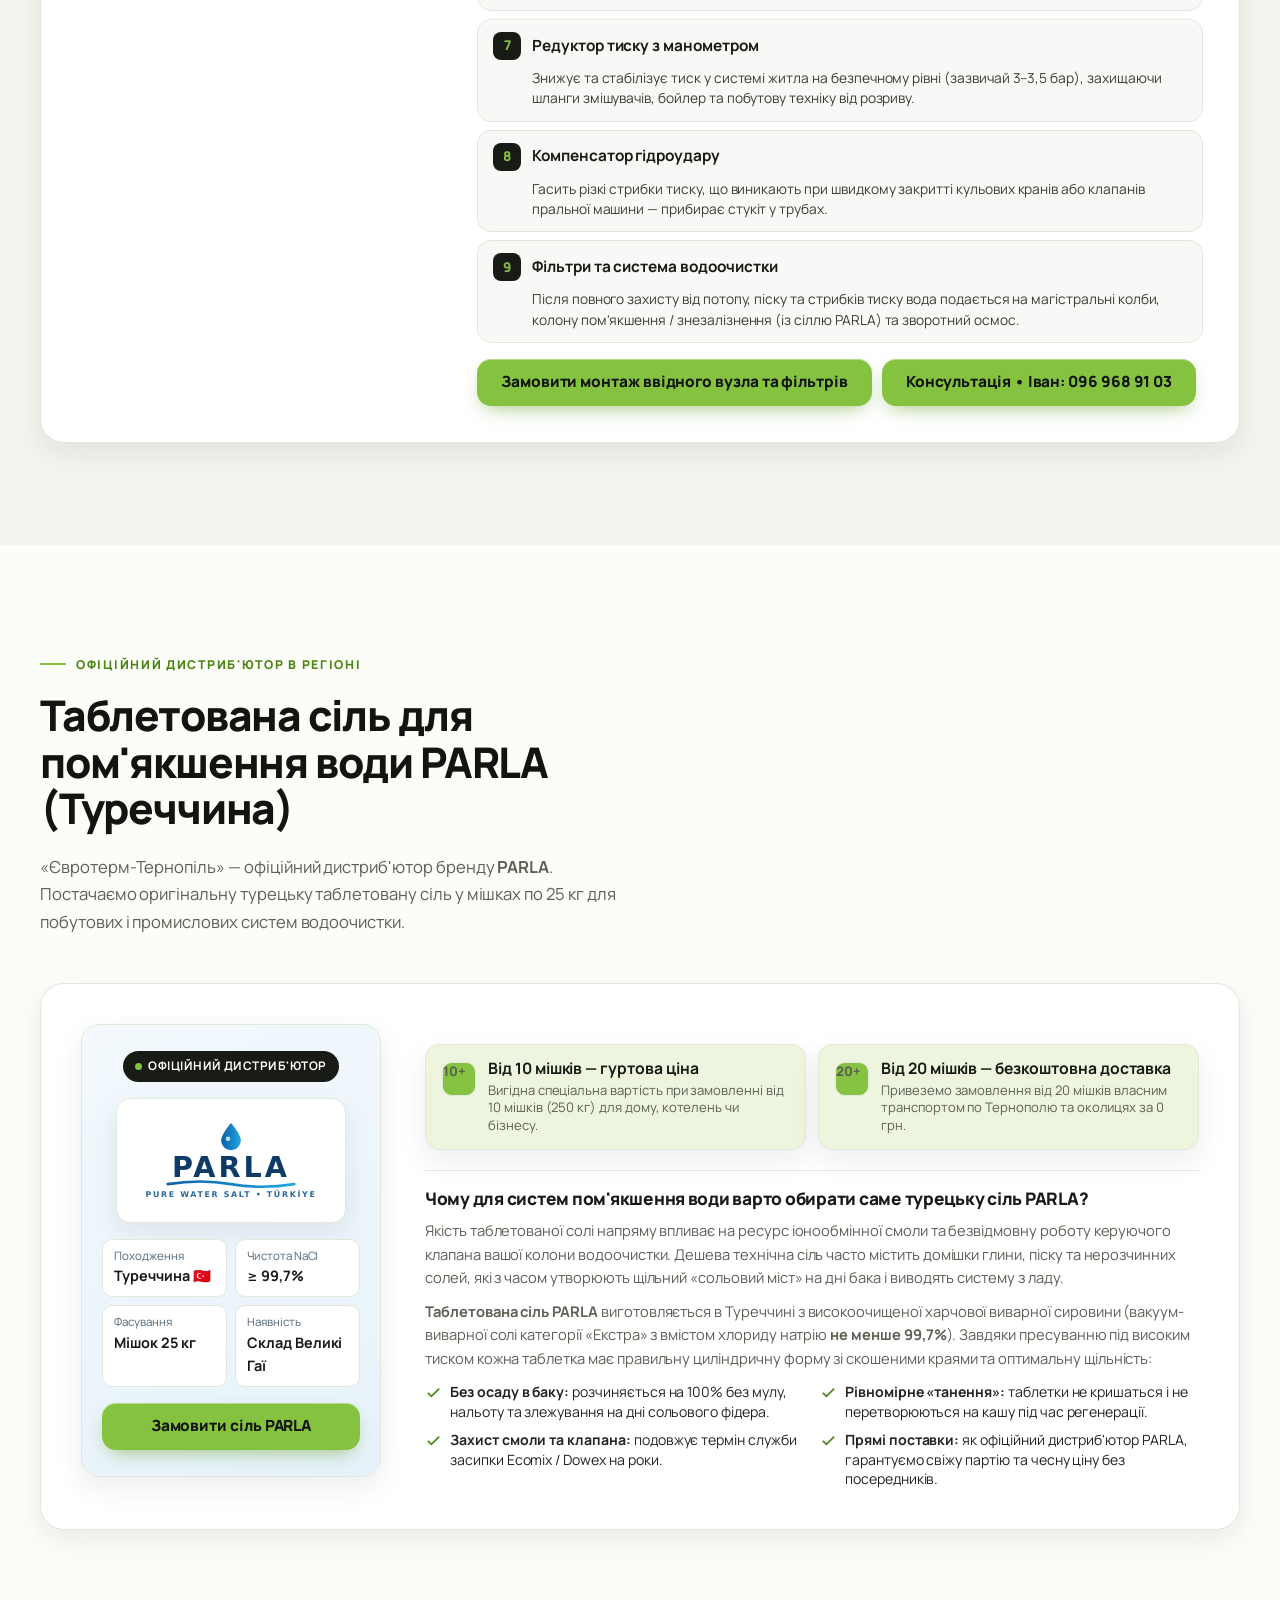
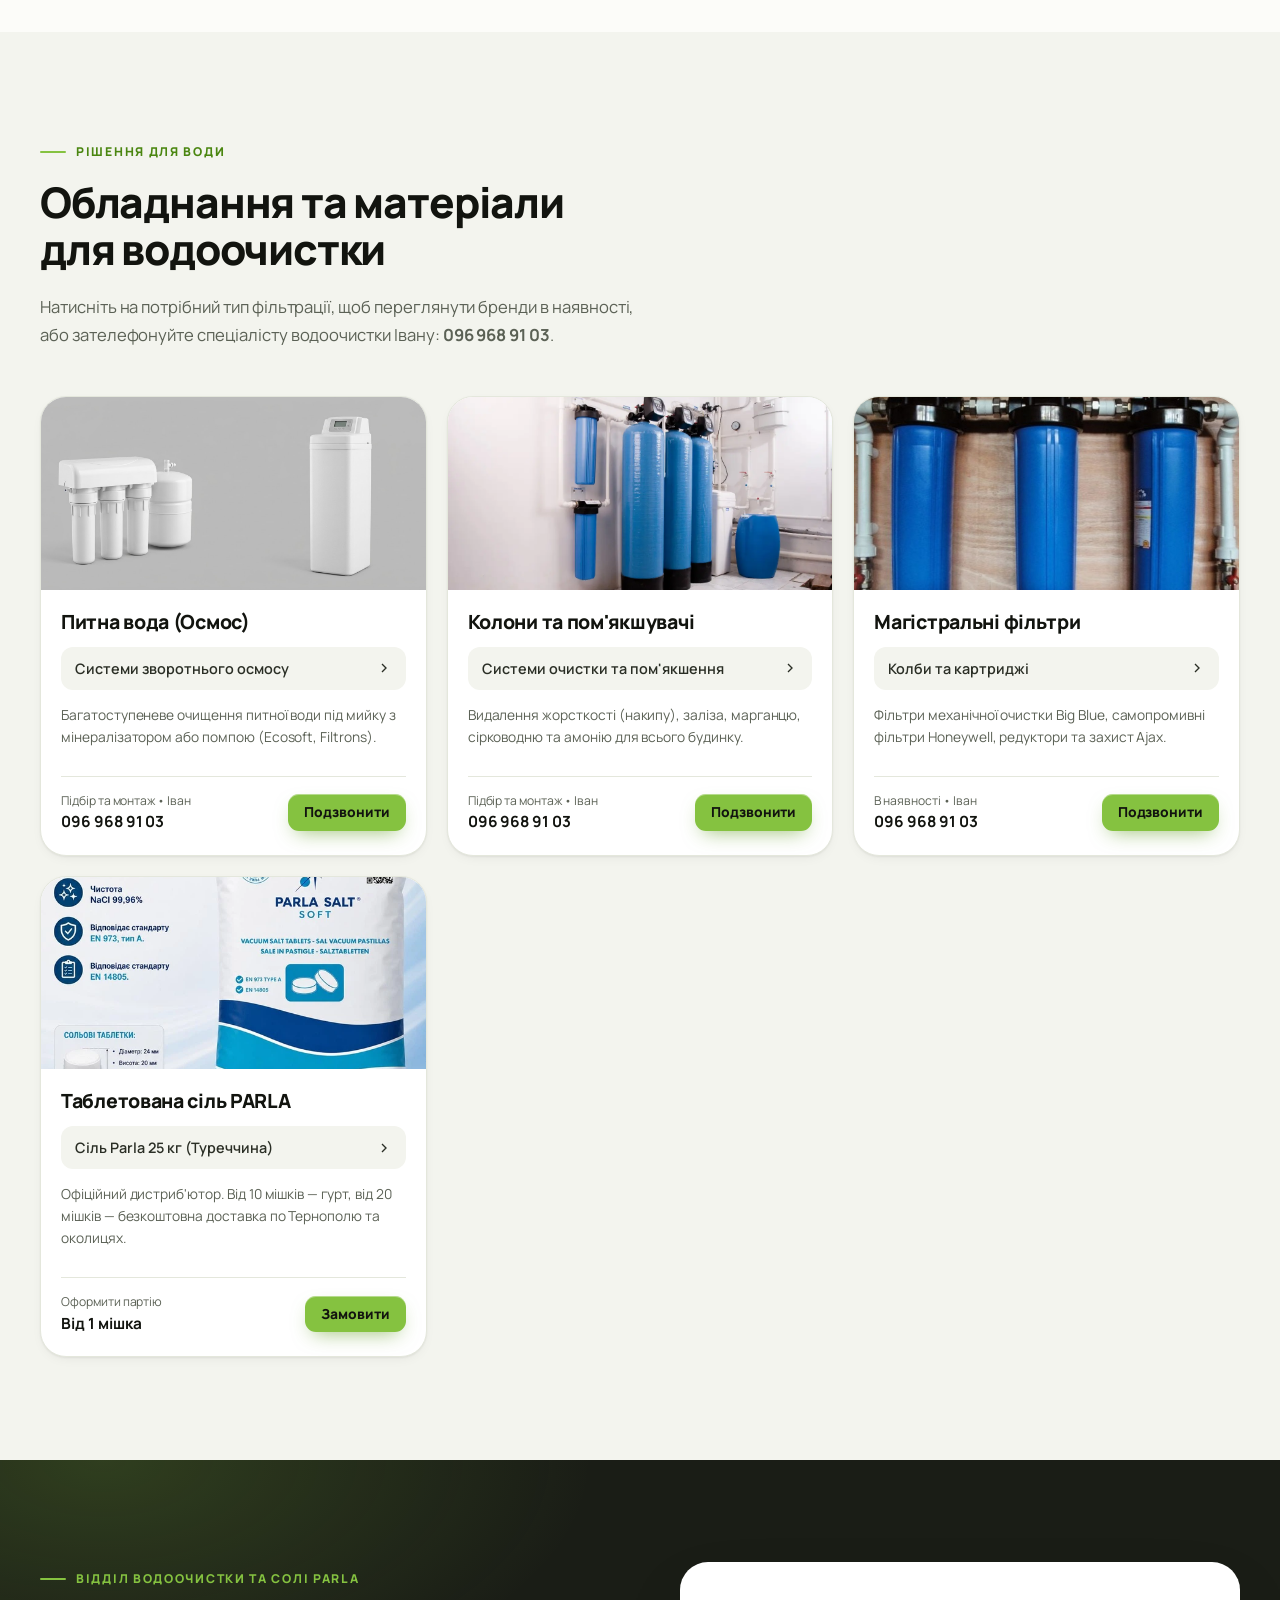
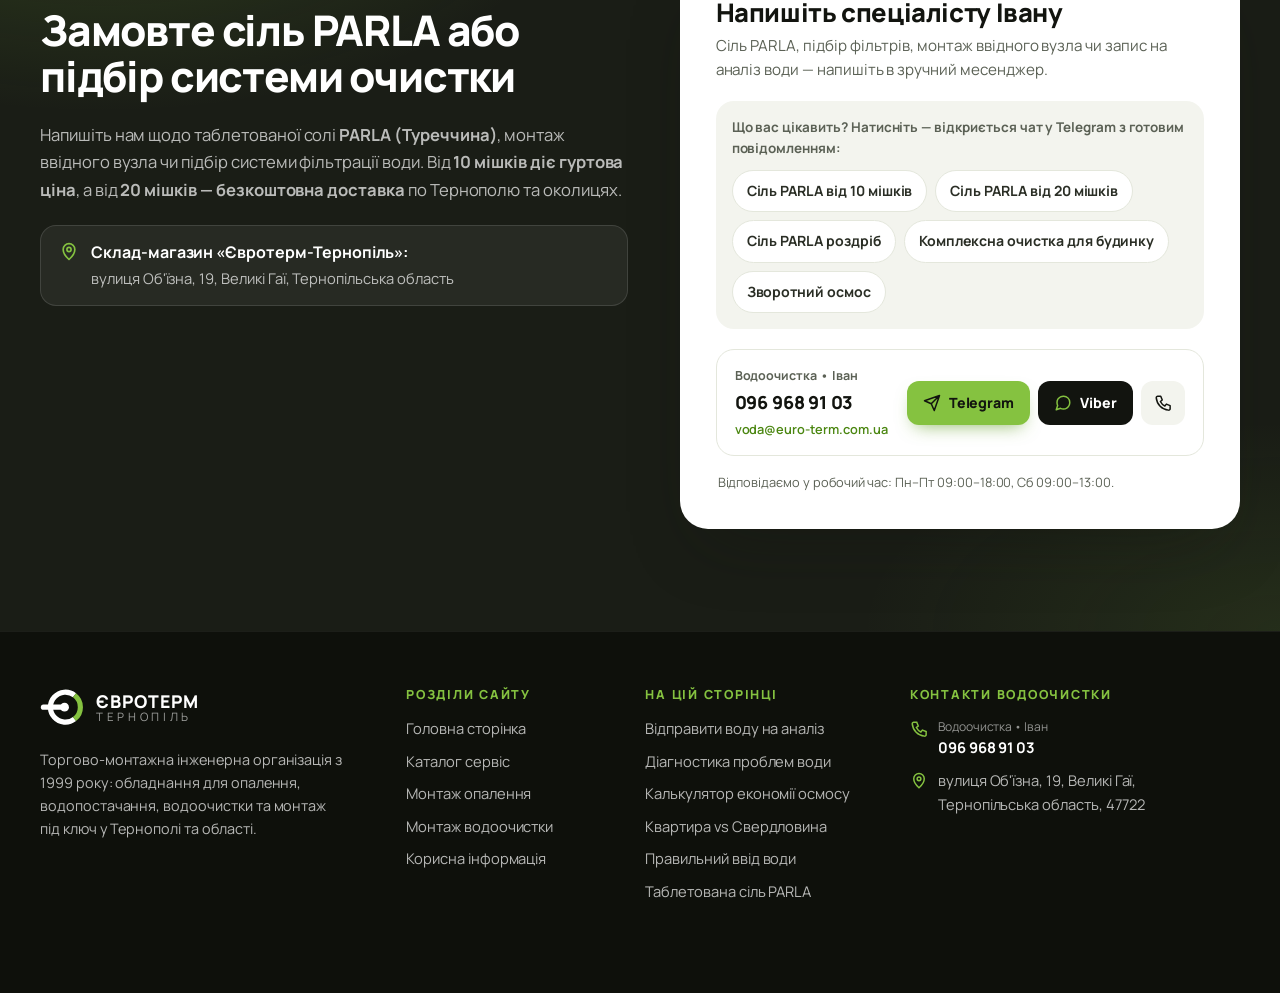
<file: vodoochystka.html>
<!doctype html>
<html lang="uk">
<head>
<meta charset="utf-8">
<meta name="viewport" content="width=device-width,initial-scale=1,viewport-fit=cover">
<title>Монтаж водоочистки та таблетована сіль Parla у Тернополі | Євротерм-Тернопіль</title>
<meta name="description" content="Системи очистки води, зворотній осмос, колони пом'якшення, аналіз води та таблетована сіль Parla (Туреччина) від офіційного дистриб'ютора Євротерм-Тернопіль. Спеціаліст Іван: 096 968 91 03">
<meta name="theme-color" content="#85C240">
<meta name="format-detection" content="telephone=no">
<link rel="icon" type="image/svg+xml" href="data:image/svg+xml,%3Csvg xmlns='http://www.w3.org/2000/svg' viewBox='0 0 120 100'%3E%3Cpath d='M92 20 A40 40 0 1 0 92 80' fill='none' stroke='%23232321' stroke-width='14' stroke-linecap='butt'/%3E%3Cpath d='M92 20 A40 40 0 0 1 92 80' fill='none' stroke='%2385C240' stroke-width='14' stroke-linecap='butt'/%3E%3Cline x1='10' y1='50' x2='62' y2='50' stroke='%232321' stroke-width='14' stroke-linecap='round'/%3E%3Ccircle cx='64' cy='50' r='12' fill='%232321'/%3E%3C/svg%3E">
<link rel="stylesheet" href="style.css">
<style>

  /* ==================== КАРТКА PARLA ==================== */
  .parla-card {
    background: #ffffff;
    border: 1px solid var(--line);
    border-radius: 24px;
    padding: clamp(22px, 3.5vw, 40px);
    box-shadow: 0 10px 28px rgba(24,26,21,.08);
    display: grid;
    grid-template-columns: 300px 1fr;
    gap: clamp(24px, 4vw, 44px);
    align-items: start;
  }
  .parla-brand-col {
    background: linear-gradient(155deg, #f3f9fd 0%, #e6f2fa 100%);
    border: 1px solid var(--line);
    border-radius: 18px;
    padding: 26px 20px;
    text-align: center;
    display: flex;
    flex-direction: column;
    align-items: center;
    gap: 16px;
    box-shadow: 0 10px 28px rgba(24,26,21,.08);
  }
  .parla-badge-dist {
    display: inline-flex;
    align-items: center;
    gap: 6px;
    background: #181a15;
    color: #ffffff;
    font-size: 0.74rem;
    font-weight: 700;
    letter-spacing: 0.04em;
    text-transform: uppercase;
    padding: 6px 12px;
    border-radius: 999px;
  }
  .parla-badge-dist i {
    width: 7px;
    height: 7px;
    border-radius: 50%;
    background: var(--accent);
    display: inline-block;
  }
  .parla-logo-box {
    width: 100%;
    max-width: 230px;
    background: #ffffff;
    border-radius: 14px;
    padding: 18px 16px;
    box-shadow: 0 10px 28px rgba(24,26,21,.08);
    border: 1px solid var(--line);
  }
  .parla-specs {
    width: 100%;
    display: grid;
    grid-template-columns: 1fr 1fr;
    gap: 8px;
    text-align: left;
  }
  .parla-spec-item {
    background: #ffffff;
    border-radius: 10px;
    padding: 9px 11px;
    border: 1px solid var(--line);
  }
  .parla-spec-item small {
    display: block;
    font-size: 0.72rem;
    color: #536778;
    line-height: 1.2;
  }
  .parla-spec-item b {
    display: block;
    font-size: 0.9rem;
    color: #181a15;
    margin-top: 2px;
  }
  .parla-deals {
    display: grid;
    grid-template-columns: 1fr 1fr;
    gap: 12px;
    margin: 20px 0;
  }
  .parla-deal {
    background: var(--accent-soft);
    border: 1px solid var(--line);
    border-radius: 14px;
    padding: 14px 16px;
    display: flex;
    align-items: flex-start;
    gap: 12px;
    box-shadow: 0 10px 28px rgba(24,26,21,.08);
  }
  .parla-deal-ico {
    width: 34px;
    height: 34px;
    border-radius: 10px;
    background: var(--accent);
    color: #181a15;
    border: 1px solid var(--line);
    display: inline-flex;
    align-items: center;
    justify-content: center;
    flex-shrink: 0;
    font-weight: 800;
    font-size: 0.85rem;
  }
  .parla-deal b {
    display: block;
    font-size: 0.98rem;
    color: #181a15;
    line-height: 1.25;
  }
  .parla-deal span {
    display: block;
    font-size: 0.82rem;
    color: var(--muted);
    margin-top: 3px;
    line-height: 1.35;
  }
  .parla-blog {
    border-top: 1px solid var(--line);
    padding-top: 18px;
    margin-top: 18px;
  }
  .parla-blog h3 {
    font-size: 1.08rem;
    margin-bottom: 10px;
    color: #181a15;
  }
  .parla-blog p {
    font-size: 0.92rem;
    color: var(--muted);
    line-height: 1.6;
    margin-bottom: 10px;
  }
  .parla-points {
    list-style: none;
    padding: 0;
    margin: 12px 0 0;
    display: grid;
    grid-template-columns: 1fr 1fr;
    gap: 8px 16px;
  }
  .parla-points li {
    display: flex;
    align-items: flex-start;
    gap: 8px;
    font-size: 0.88rem;
    color: #232321;
    line-height: 1.4;
  }
  .parla-points li svg {
    width: 17px;
    height: 17px;
    color: var(--accent-dark);
    flex-shrink: 0;
    margin-top: 2px;
  }

  /* ==================== ВІДПРАВИТИ ВОДУ НА АНАЛІЗ ==================== */
  .water-test-grid {
    display: grid;
    grid-template-columns: 1fr 1.12fr;
    gap: 26px;
    align-items: start;
  }
  .water-steps {
    background: #ffffff;
    border: 1px solid var(--line);
    border-radius: 22px;
    padding: clamp(22px, 3vw, 30px);
    box-shadow: 0 10px 28px rgba(24,26,21,.08);
  }
  .water-test-photo {
    border-radius: 16px;
    overflow: hidden;
    margin-bottom: 18px;
    border: 1px solid var(--line);
    aspect-ratio: 16 / 9;
  }
  .water-test-photo img {
    width: 100%;
    height: 100%;
    object-fit: cover;
    display: block;
  }
  .water-steps h3,
  .water-form-card h3 {
    margin: 0 0 18px;
    font-size: 1.2rem;
    color: #181a15;
  }
  .w-step {
    display: flex;
    gap: 14px;
    margin-bottom: 16px;
  }
  .w-step-num {
    width: 32px;
    height: 32px;
    border-radius: 10px;
    background: var(--accent);
    color: #181a15;
    border: 1px solid var(--line);
    font-weight: 900;
    display: inline-flex;
    align-items: center;
    justify-content: center;
    flex-shrink: 0;
    margin-top: 2px;
  }
  .w-step b {
    display: block;
    font-size: 0.96rem;
    color: #181a15;
    margin-bottom: 3px;
  }
  .w-step p {
    margin: 0;
    font-size: 0.88rem;
    color: var(--muted);
    line-height: 1.5;
  }
  .w-note-box {
    display: flex;
    align-items: center;
    gap: 10px;
    background: var(--accent-soft);
    border: 1px solid var(--line);
    color: #181a15;
    padding: 12px 14px;
    border-radius: 12px;
    font-size: 0.86rem;
    margin-top: 8px;
    line-height: 1.4;
  }
  .w-note-box svg {
    width: 20px;
    height: 20px;
    flex-shrink: 0;
  }
  .water-form-card {
    background: #ffffff;
    border: 1px solid var(--line);
    border-radius: 22px;
    padding: clamp(22px, 3vw, 30px);
    box-shadow: 0 10px 28px rgba(24,26,21,.08);
  }
  .wt-store-box {
    display: flex;
    align-items: flex-start;
    gap: 12px;
    background: var(--accent-soft);
    border: 1px solid var(--line);
    border-radius: 14px;
    padding: 13px 15px;
    margin-bottom: 16px;
  }
  .wt-store-box svg {
    width: 22px;
    height: 22px;
    color: #181a15;
    flex-shrink: 0;
    margin-top: 2px;
  }
  .wt-store-box b {
    display: block;
    font-size: 0.94rem;
    color: #181a15;
    margin-bottom: 2px;
  }
  .wt-store-box small {
    display: block;
    font-size: 0.82rem;
    color: #3a3e35;
    line-height: 1.4;
  }
  .wt-source {
    margin-bottom: 14px;
  }
  .wt-lbl {
    display: block;
    font-size: 0.86rem;
    font-weight: 800;
    color: #181a15;
    margin-bottom: 8px;
  }
  .wt-pills {
    display: flex;
    flex-wrap: wrap;
    gap: 8px;
  }
  .wt-pill {
    border: 1px solid var(--line);
    background: #f8f9f6;
    color: #181a15;
    font-size: 0.82rem;
    font-weight: 700;
    padding: 7px 14px;
    border-radius: 999px;
    cursor: pointer;
    box-shadow: 0 10px 28px rgba(24,26,21,.08);
    transition: transform 0.18s ease, background 0.18s ease, box-shadow 0.18s ease;
  }
  .wt-pill:hover {
    transform: translateY(-2px);
    background: #eef8e2;
  }
  .wt-pill.active {
    background: var(--accent);
    color: #181a15;
    border: 1px solid var(--line);
    font-weight: 800;
    box-shadow: 0 10px 28px rgba(24,26,21,.08);
  }
  .wt-row {
    display: grid;
    grid-template-columns: 1fr 1fr;
    gap: 10px;
  }

  /* ==================== ДЕТЕКТОР ПРОБЛЕМ ВОДИ ==================== */
  .water-diag-box {
    background: #ffffff;
    border: 1px solid var(--line);
    border-radius: 24px;
    padding: clamp(22px, 3.5vw, 38px);
    box-shadow: 0 10px 28px rgba(24,26,21,.08);
  }
  .symp-grid {
    display: grid;
    grid-template-columns: repeat(3, 1fr);
    gap: 12px;
    margin-bottom: 24px;
  }
  .symp-btn {
    background: #f8f9f6;
    border: 1px solid var(--line);
    border-radius: 16px;
    padding: 15px 16px;
    text-align: left;
    cursor: pointer;
    display: flex;
    align-items: flex-start;
    gap: 12px;
    box-shadow: 0 10px 28px rgba(24,26,21,.08);
    transition: all 0.2s ease;
  }
  .symp-btn:hover {
    background: #eef8e2;
    transform: translateY(-2px);
    box-shadow: 0 10px 28px rgba(24,26,21,.08);
  }
  .symp-btn.active {
    background: var(--accent-soft);
    border: 1px solid var(--line);
    box-shadow: 0 10px 28px rgba(24,26,21,.08);
  }
  .symp-ico {
    width: 36px;
    height: 36px;
    border-radius: 10px;
    background: #ffffff;
    border: 1px solid var(--line);
    display: inline-flex;
    align-items: center;
    justify-content: center;
    flex-shrink: 0;
    color: #181a15;
    transition: all 0.2s ease;
  }
  .symp-btn.active .symp-ico {
    background: var(--accent);
    border-color: #181a15;
  }
  .symp-btn b {
    display: block;
    font-size: 0.94rem;
    color: #181a15;
    line-height: 1.3;
    margin-bottom: 3px;
  }
  .symp-btn span {
    display: block;
    font-size: 0.8rem;
    color: var(--muted);
    line-height: 1.35;
  }
  .diag-result {
    background: #181a15;
    color: #ffffff;
    border-radius: 20px;
    padding: clamp(20px, 3vw, 28px);
    display: grid;
    grid-template-columns: 1.25fr 0.75fr;
    gap: 24px;
    align-items: center;
  }
  .diag-badge {
    display: inline-block;
    background: rgba(133, 194, 64, 0.2);
    color: var(--accent);
    font-size: 0.76rem;
    font-weight: 800;
    text-transform: uppercase;
    letter-spacing: 0.05em;
    padding: 5px 11px;
    border-radius: 999px;
    margin-bottom: 10px;
  }
  .diag-result h3 {
    font-size: 1.22rem;
    margin: 0 0 10px;
    color: #ffffff;
  }
  .diag-desc {
    font-size: 0.9rem;
    color: rgba(255,255,255,0.78);
    line-height: 1.55;
    margin-bottom: 14px;
  }
  .diag-chain {
    display: flex;
    flex-wrap: wrap;
    align-items: center;
    gap: 8px;
  }
  .diag-step-pill {
    background: rgba(255,255,255,0.1);
    border: 1px solid rgba(133, 194, 64, 0.45);
    color: #ffffff;
    font-size: 0.84rem;
    font-weight: 700;
    padding: 7px 12px;
    border-radius: 10px;
  }
  .diag-arrow {
    color: var(--accent);
    font-weight: 900;
  }
  .diag-cta-box {
    background: rgba(255,255,255,0.06);
    border: 1px solid rgba(255,255,255,0.12);
    border-radius: 16px;
    padding: 18px;
    display: flex;
    flex-direction: column;
    gap: 10px;
  }

  /* ==================== МІСТО VS СВЕРДЛОВИНА ==================== */
  .source-tabs {
    display: inline-flex;
    flex-wrap: wrap;
    gap: 8px;
    background: #eef1ea;
    padding: 6px;
    border-radius: 16px;
    margin-bottom: 22px;
    border: 1px solid var(--line);
  }
  .source-tab {
    padding: 11px 18px;
    border-radius: 12px;
    border: 1.5px solid transparent;
    background: transparent;
    color: var(--muted);
    font-weight: 800;
    font-size: 0.92rem;
    cursor: pointer;
    transition: all 0.2s ease;
  }
  .source-tab.active {
    background: var(--accent);
    color: #181a15;
    border-color: #181a15;
    box-shadow: 0 10px 28px rgba(24,26,21,.08);
  }
  .source-panel {
    background: #ffffff;
    border: 1px solid var(--line);
    border-radius: 22px;
    padding: clamp(22px, 3vw, 34px);
    display: grid;
    grid-template-columns: 1fr 1fr;
    gap: 28px;
    box-shadow: 0 10px 28px rgba(24,26,21,.08);
  }
  .source-panel[hidden] {
    display: none;
  }
  .source-list {
    list-style: none;
    padding: 0;
    margin: 14px 0 0;
    display: grid;
    gap: 12px;
  }
  .source-list li {
    background: #f8f9f6;
    border: 1px solid var(--line);
    border-radius: 13px;
    padding: 12px 14px;
    font-size: 0.9rem;
    line-height: 1.45;
    color: #232321;
  }
  .source-list li b {
    display: block;
    color: #181a15;
    margin-bottom: 2px;
  }
  .source-kit {
    background: var(--accent-soft);
    border: 1px solid var(--line);
    border-radius: 18px;
    padding: 20px 22px;
    display: flex;
    flex-direction: column;
    justify-content: space-between;
    gap: 14px;
    box-shadow: 0 10px 28px rgba(24,26,21,.08);
  }
  .kit-steps {
    display: grid;
    gap: 9px;
    margin: 10px 0;
  }
  .kit-step {
    background: #ffffff;
    border-radius: 11px;
    padding: 10px 13px;
    font-size: 0.88rem;
    font-weight: 700;
    color: #181a15;
    display: flex;
    align-items: center;
    gap: 10px;
    border: 1px solid var(--line);
  }
  .kit-step span {
    width: 24px;
    height: 24px;
    border-radius: 50%;
    background: var(--accent);
    color: #181a15;
    border: 1px solid var(--line);
    font-size: 0.78rem;
    font-weight: 900;
    display: inline-flex;
    align-items: center;
    justify-content: center;
    flex-shrink: 0;
  }

  /* ==================== КАЛЬКУЛЯТОР ЕКОНОМІЇ ЗВОРОТНОГО ОСМОСУ ==================== */
  .osmos-calc-card {
    background: #ffffff;
    border: 1px solid var(--line);
    border-radius: 24px;
    padding: clamp(22px, 3.5vw, 38px);
    box-shadow: 0 10px 28px rgba(24,26,21,.08);
    display: grid;
    grid-template-columns: 1.05fr 0.95fr;
    gap: clamp(24px, 4vw, 42px);
    align-items: stretch;
  }
  .osmos-controls {
    display: flex;
    flex-direction: column;
    gap: 20px;
  }
  .osmos-group-lbl {
    display: block;
    font-size: 0.92rem;
    font-weight: 800;
    color: #181a15;
    margin-bottom: 10px;
  }
  .people-pills {
    display: grid;
    grid-template-columns: repeat(5, 1fr);
    gap: 8px;
  }
  .ppl-btn {
    padding: 11px 6px;
    border-radius: 12px;
    border: 1px solid var(--line);
    background: #f8f9f6;
    font-weight: 800;
    font-size: 0.92rem;
    color: #181a15;
    cursor: pointer;
    box-shadow: 0 10px 28px rgba(24,26,21,.08);
    transition: all 0.18s ease;
    text-align: center;
  }
  .ppl-btn:hover {
    background: #eef8e2;
    transform: translateY(-2px);
  }
  .ppl-btn.active {
    background: var(--accent);
    border: 1px solid var(--line);
    color: #181a15;
    box-shadow: 0 10px 28px rgba(24,26,21,.08);
  }
  .buy-type-grid {
    display: grid;
    grid-template-columns: 1fr 1fr;
    gap: 10px;
  }
  .buy-btn {
    padding: 13px 14px;
    border-radius: 14px;
    border: 1px solid var(--line);
    background: #f8f9f6;
    text-align: left;
    cursor: pointer;
    box-shadow: 0 10px 28px rgba(24,26,21,.08);
    transition: all 0.18s ease;
  }
  .buy-btn b {
    display: block;
    font-size: 0.92rem;
    color: #181a15;
    margin-bottom: 2px;
  }
  .buy-btn span {
    display: block;
    font-size: 0.78rem;
    color: var(--muted);
  }
  .buy-btn.active {
    background: var(--accent-soft);
    border: 1px solid var(--line);
    box-shadow: 0 10px 28px rgba(24,26,21,.08);
  }
  .osmos-compare-mini {
    background: #f8f9f6;
    border: 1px solid var(--line);
    border-radius: 16px;
    padding: 15px 16px;
    display: grid;
    gap: 10px;
  }
  .oc-row {
    display: flex;
    justify-content: space-between;
    align-items: center;
    font-size: 0.88rem;
    color: #232321;
  }
  .oc-row b {
    font-size: 0.96rem;
    color: #181a15;
  }
  .oc-row.oc-highlight {
    padding-top: 9px;
    border-top: 1px dashed #181a15;
    color: #181a15;
    font-weight: 700;
  }
  .oc-row.oc-highlight b {
    color: var(--accent-dark);
    font-size: 1.04rem;
  }
  .osmos-summary-panel {
    background: #181a15;
    color: #ffffff;
    border-radius: 20px;
    padding: clamp(20px, 3vw, 28px);
    display: flex;
    flex-direction: column;
    justify-content: space-between;
    gap: 18px;
  }
  .osmos-kpis {
    display: grid;
    grid-template-columns: 1fr 1fr;
    gap: 12px;
  }
  .osmos-kpi {
    background: rgba(255,255,255,0.07);
    border: 1px solid rgba(255,255,255,0.12);
    border-radius: 15px;
    padding: 14px 15px;
  }
  .osmos-kpi.kpi-main {
    grid-column: 1 / -1;
    background: rgba(133, 194, 64, 0.16);
    border-color: rgba(133, 194, 64, 0.5);
  }
  .osmos-kpi small {
    display: block;
    font-size: 0.78rem;
    color: rgba(255,255,255,0.72);
    margin-bottom: 4px;
  }
  .osmos-kpi strong {
    display: block;
    font-size: clamp(1.35rem, 2.4vw, 1.85rem);
    color: var(--accent);
    line-height: 1.15;
    font-weight: 900;
  }
  .osmos-kpi:not(.kpi-main) strong {
    color: #ffffff;
    font-size: 1.25rem;
  }
  .osmos-perks {
    list-style: none;
    padding: 0;
    margin: 0;
    display: grid;
    gap: 8px;
    font-size: 0.85rem;
    color: rgba(255,255,255,0.84);
  }
  .osmos-perks li {
    display: flex;
    align-items: flex-start;
    gap: 8px;
    line-height: 1.4;
  }
  .osmos-perks li svg {
    width: 16px;
    height: 16px;
    color: var(--accent);
    flex-shrink: 0;
    margin-top: 2px;
  }

  /* ==================== ІНТЕРАКТИВНИЙ ВВІДНИЙ ВУЗОЛ (ФОТО + ТОЧКИ) ==================== */
  .node-showcase {
    background: #ffffff;
    border: 1px solid var(--line);
    border-radius: 24px;
    padding: clamp(20px, 3vw, 36px);
    box-shadow: 0 10px 28px rgba(24,26,21,.08);
    display: grid;
    grid-template-columns: 360px 1fr;
    gap: clamp(22px, 3.5vw, 40px);
    align-items: start;
  }
  .node-photo-card {
    position: relative;
    border-radius: 18px;
    overflow: hidden;
    background: #222422;
    border: 1px solid var(--line);
    box-shadow: 0 10px 28px rgba(24,26,21,.08);
  }
  .node-photo-card img {
    display: block;
    width: 100%;
    height: auto;
  }
  .node-pin {
    position: absolute;
    transform: translate(-50%, -50%);
    width: 30px;
    height: 30px;
    border-radius: 50%;
    background: #181a15;
    color: #ffffff;
    border: 2.5px solid var(--accent);
    font-weight: 900;
    font-size: 0.82rem;
    cursor: pointer;
    display: inline-flex;
    align-items: center;
    justify-content: center;
    box-shadow: 0 3px 10px rgba(0,0,0,0.55);
    transition: transform 0.18s ease, background 0.18s ease, color 0.18s ease;
    z-index: 2;
  }
  .node-pin::after {
    content: '';
    position: absolute;
    top: 50%;
    width: 14px;
    height: 2px;
    background: var(--accent);
    transform: translateY(-50%);
    pointer-events: none;
  }
  .node-pin.pin-left::after {
    left: 100%;
  }
  .node-pin.pin-right::after {
    right: 100%;
  }
  .node-pin:hover,
  .node-pin.active {
    background: var(--accent);
    color: #181a15;
    border-color: #ffffff;
    transform: translate(-50%, -50%) scale(1.18);
    z-index: 3;
  }
  .node-photo-caption {
    background: #181a15;
    color: rgba(255,255,255,0.82);
    font-size: 0.78rem;
    padding: 9px 12px;
    text-align: center;
  }
  .node-steps-list {
    display: grid;
    gap: 8px;
  }
  .node-step-item {
    border: 1px solid var(--line);
    background: #f8f9f6;
    border-radius: 14px;
    padding: 12px 15px;
    cursor: pointer;
    transition: all 0.18s ease;
  }
  .node-step-item:hover {
    background: #eef8e2;
  }
  .node-step-item.active {
    background: var(--accent-soft);
    border: 1px solid var(--line);
    box-shadow: 0 10px 28px rgba(24,26,21,.08);
  }
  .node-step-top {
    display: flex;
    align-items: center;
    gap: 11px;
  }
  .node-num {
    width: 28px;
    height: 28px;
    border-radius: 8px;
    background: #181a15;
    color: var(--accent);
    font-weight: 900;
    font-size: 0.84rem;
    display: inline-flex;
    align-items: center;
    justify-content: center;
    flex-shrink: 0;
  }
  .node-step-item.active .node-num {
    background: var(--accent);
    color: #181a15;
    border: 1px solid var(--line);
  }
  .node-step-top b {
    font-size: 0.96rem;
    color: #181a15;
  }
  .node-step-desc {
    margin: 8px 0 0 39px;
    font-size: 0.86rem;
    color: #3a3e35;
    line-height: 1.48;
  }

  /* ==================== КАРТКИ КАТАЛОГУ ТА ЧІПСИ ФОРМИ ==================== */
  .cat-c {
    border: 1px solid var(--line);
    box-shadow: 0 10px 28px rgba(24,26,21,.08);
  }
  .chips .chip {
    border: 1px solid var(--line);
    background: #f8f9f6;
    color: #181a15;
    font-weight: 700;
    box-shadow: 0 10px 28px rgba(24,26,21,.08);
    transition: transform 0.18s ease, background 0.18s ease, box-shadow 0.18s ease;
  }
  .chips .chip:hover {
    transform: translateY(-2px);
    background: #eef8e2;
  }
  .chips .chip[aria-pressed="true"] {
    background: var(--accent);
    color: #181a15;
    border: 1px solid var(--line);
    font-weight: 800;
    box-shadow: 0 10px 28px rgba(24,26,21,.08);
  }

  @media (max-width: 960px) {
    .parla-card,
    .node-showcase,
    .diag-result,
    .source-panel,
    .osmos-calc-card,
    .water-test-grid {
      grid-template-columns: 1fr;
    }
    .parla-brand-col,
    .node-photo-card {
      max-width: 420px;
      margin: 0 auto;
      width: 100%;
    }
    .symp-grid {
      grid-template-columns: 1fr 1fr;
    }
  }
  @media (max-width: 620px) {
    .parla-deals,
    .parla-points,
    .symp-grid,
    .buy-type-grid,
    .osmos-kpis,
    .wt-row {
      grid-template-columns: 1fr;
    }
  }
</style>
<link rel="preconnect" href="https://fonts.googleapis.com">
<link rel="preconnect" href="https://fonts.gstatic.com" crossorigin>
<link rel="stylesheet" href="https://fonts.googleapis.com/css2?family=Manrope:wght@400;500;600;700;800&display=swap">
<link rel="stylesheet" href="theme.css">
</head>
<body>

<!-- ==================== ШАПКА САЙТУ ==================== -->
<header class="head">
  <div class="wrap">
    <a class="brand-logo" href="index.html" aria-label="Євротерм-Тернопіль, на головну">
      <svg viewBox="0 0 120 100" aria-hidden="true">
        <path d="M90 19 A39 39 0 1 0 90 81" fill="none" stroke="#232321" stroke-width="13.5" stroke-linecap="butt"/>
        <path d="M90 19 A39 39 0 0 1 90 81" fill="none" stroke="#85C240" stroke-width="13.5" stroke-linecap="butt"/>
        <line x1="9" y1="50" x2="62" y2="50" stroke="#232321" stroke-width="13.5" stroke-linecap="round"/>
        <circle cx="64" cy="50" r="11.5" fill="#232321"/>
      </svg>
      <div class="brand-name">
        <strong>ЄВРОТЕРМ</strong>
        <span>Тернопіль</span>
      </div>
    </a>

    <nav class="nav" aria-label="Основне меню">
      <a href="index.html">Головна сторінка</a>
      <a href="katalog.html">Каталог сервіс</a>
      <a href="montazh.html">Монтаж опалення</a>
      <a href="vodoochystka.html" class="active">Монтаж водоочистки</a>
      <a href="korysna-informatsiya.html">Корисна інформація</a>
    </nav>

    <div class="head-r">
      <div class="head-socs">
        <a class="sb" href="https://www.instagram.com/euroterm.ternopil" target="_blank" rel="noopener" aria-label="Instagram">
          <svg viewBox="0 0 24 24" fill="none" stroke="currentColor" stroke-width="2" stroke-linecap="round" stroke-linejoin="round"><rect x="2" y="2" width="20" height="20" rx="5" ry="5"/><path d="M16 11.37A4 4 0 1 1 12.63 8 4 4 0 0 1 16 11.37z"/><line x1="17.5" y1="6.5" x2="17.51" y2="6.5"/></svg>
        </a>
        <a class="sb" href="https://www.tiktok.com/@euroterm" target="_blank" rel="noopener" aria-label="TikTok">
          <svg viewBox="0 0 24 24" fill="currentColor"><path d="M19.59 6.69a4.83 4.83 0 0 1-3.77-4.25V2h-3.45v13.67a2.89 2.89 0 0 1-5.2 1.74 2.89 2.89 0 0 1 2.31-4.64 2.93 2.93 0 0 1 .88.13V9.4a6.84 6.84 0 0 0-1-.05A6.33 6.33 0 0 0 5 20.1a6.34 6.34 0 0 0 10.86-4.43v-7a8.16 8.16 0 0 0 4.77 1.52v-3.4a4.85 4.85 0 0 1-1-.1z"/></svg>
        </a>
        <a class="sb" href="https://www.facebook.com/EurotermTernopil" target="_blank" rel="noopener" aria-label="Facebook">
          <svg viewBox="0 0 24 24" fill="currentColor"><path d="M18 2h-3a5 5 0 0 0-5 5v3H7v4h3v8h4v-8h3l1-4h-4V7a1 1 0 0 1 1-1h3z"/></svg>
        </a>
      </div>

      <div class="tel-drop">
        <a class="head-tel call-attention" href="tel:+380969689103" aria-label="Відділ водоочистки • Іван">
          <svg class="icon phone-ring-ico" viewBox="0 0 24 24" aria-hidden="true"><path d="M5 3h4l2 5-2.5 2a13 13 0 0 0 6 6l2-2.5 5 2v4a2 2 0 0 1-2.2 2A18 18 0 0 1 3 5.2 2 2 0 0 1 5 3z"/></svg>
          <span>096 968 91 03</span>
        </a>
      </div>

      <a class="btn btn-green-bordered btn-sm head-cta" href="#analiz-vody">Аналіз води</a>
      <button type="button" class="burger" id="burger-btn" aria-label="Меню" aria-expanded="false" aria-controls="mnav">
        <i></i><i></i><i></i>
      </button>
    </div>
  </div>
</header>

<!-- Мобільне меню -->
<div class="mnav" id="mnav" hidden>
  <div class="wrap mnav-in">
    <nav class="mnav-l" aria-label="Мобільне меню">
      <a href="index.html">Головна сторінка</a>
      <a href="katalog.html">Каталог сервіс</a>
      <a href="montazh.html">Монтаж опалення</a>
      <a href="vodoochystka.html" class="active">Монтаж водоочистки</a>
      <a href="korysna-informatsiya.html">Корисна інформація</a>
      <a href="#analiz-vody">Відправити воду на аналіз</a>
      <a href="#diagnostyka-vody">Діагностика води</a>
      <a href="#osmos-ekonomiya">Калькулятор осмосу</a>
      <a href="#vvidnyy-vuzol">Правильний ввід води</a>
      <a href="#parla-salt">Таблетована сіль PARLA</a>
      <a href="index.html#kontakty">Контакти</a>
    </nav>

    <div class="phones-list">
      <a class="p-card" href="tel:+380969689103">
        <div class="p-card-info"><span class="p-card-role">Відділ водоочистки • Іван</span><span class="p-card-num">096 968 91 03</span></div>
        <span class="p-card-ico"><svg class="icon" style="width:16px;height:16px;" viewBox="0 0 24 24"><path d="M5 3h4l2 5-2.5 2a13 13 0 0 0 6 6l2-2.5 5 2v4a2 2 0 0 1-2.2 2A18 18 0 0 1 3 5.2 2 2 0 0 1 5 3z"/></svg></span>
      </a>
    </div>

    <div class="mnav-cta">
      <a class="btn btn-green-bordered btn-full" href="#analiz-vody">Відправити воду на аналіз</a>
    </div>
  </div>
</div>

<main id="main">

<!-- ==================== ПЕРШИЙ ЕКРАН ВОДООЧИСТКИ ==================== -->
<section class="hero">
  <div class="wrap hc">
    <span class="eyebrow">Водопідготовка та очистка • Тернопіль</span>
    <h1>Чиста та м'яка вода у вашому домі <span class="acc">під ключ</span></h1>
    <p class="hero-lead">Підбираємо, встановлюємо та обслуговуємо системи очистки води для квартир, приватних будинків зі свердловинами та комерційних об'єктів. Офіційний дистриб'ютор таблетованої солі <b>PARLA (Туреччина)</b>.</p>
    <div class="pb-go" style="justify-content: center;">
      <a class="btn btn-green-bordered" href="#analiz-vody">Відправити воду на аналіз <svg class="icon" viewBox="0 0 24 24"><path d="M5 12h14M13 6l6 6-6 6"/></svg></a>
      <a class="btn btn-green-bordered" href="#diagnostyka-vody">Діагностика за симптомами</a>
      <a class="btn btn-green-bordered" href="#osmos-ekonomiya">Вигода осмосу</a>
      <a class="btn btn-green-bordered" href="#vvidnyy-vuzol">Правильний ввід води</a>
      <a class="btn btn-green-bordered" href="#parla-salt">Сіль PARLA</a>
    </div>
  </div>

  <div class="wrap">
    <ul class="facts">
      <li><b>Підбір за аналізом води</b><span>Точно розраховуємо завантаження колон під вашу свердловину</span></li>
      <li><b>Монтаж під ключ</b><span>Правильний ввідний вузол, врізка, налаштування та запуск</span></li>
      <li><b>Офіційний дистриб'ютор Parla</b><span>Турецька таблетована сіль від 10 мішків за гуртовою ціною</span></li>
      <li><b>Доставка від 20 мішків</b><span>Безкоштовно привеземо сіль по Тернополю та околицях</span></li>
    </ul>
  </div>
</section>

<!-- ==================== ВІДПРАВИТИ ВОДУ НА АНАЛІЗ ==================== -->
<section class="sec sec-alt" id="analiz-vody">
  <div class="wrap">
    <div class="sec-head">
      <span class="eyebrow">Лабораторний підбір • Точний розрахунок фільтрів</span>
      <h2>Відправити воду на аналіз</h2>
      <p class="lead">Хімічний аналіз води (жорсткість, залізо, марганець, сірководень, нітрати, pH) дозволяє підібрати систему очистки з першого разу — без переплат за зайві засипки.</p>
    </div>

    <div class="water-test-grid">
      <!-- Ліва колонка: Фото та 3 кроки підготовки проби -->
      <div class="water-steps">
        <div class="water-test-photo">
          <img src="img/analiz1.jpg" alt="Лабораторний аналіз води у колбі для точного підбору системи водоочистки">
        </div>
        <h3>Як правильно набрати пробу води:</h3>
        <div class="w-step">
          <span class="w-step-num">1</span>
          <div>
            <b>Візьміть чисту пластикову пляшку (1,5 л)</b>
            <p>Підійде пляшка з-під звичайної негазованої питної води (не з-під соків, солодких напоїв чи пива). Ополосніть її водою, яку здаєте на аналіз.</p>
          </div>
        </div>
        <div class="w-step">
          <span class="w-step-num">2</span>
          <div>
            <b>Злийте воду 5–10 хвилин</b>
            <p>Відкрийте кран і дайте воді стекти, щоб у пляшку потрапила свіжа вода безпосередньо зі свердловини, криниці чи водопроводу.</p>
          </div>
        </div>
        <div class="w-step">
          <span class="w-step-num">3</span>
          <div>
            <b>Наберіть «під горлечко» без повітря</b>
            <p>Наливайте тонкою цівкою по стінці пляшки. Перед закручуванням злегка стисніть пляшку, щоб витіснити все повітря, і щільно закрийте кришку.</p>
          </div>
        </div>

        <div class="w-note-box">
          <svg viewBox="0 0 24 24" fill="none" stroke="currentColor" stroke-width="2.2"><circle cx="12" cy="12" r="10"/><line x1="12" y1="8" x2="12" y2="12"/><line x1="12" y1="16" x2="12.01" y2="16"/></svg>
          <span>Доставте пробу в магазин протягом <b>24 годин</b> (до передачі зберігайте у темному прохолодному місці).</span>
        </div>
      </div>

      <!-- Права колонка: Запис на здачу води в магазин -->
      <div class="water-form-card">
        <h3>Привезіть пробу води в наш магазин</h3>
        <div class="wt-store-box">
            <svg viewBox="0 0 24 24" fill="none" stroke="currentColor" stroke-width="2.2"><path d="M12 21s7-6.2 7-12a7 7 0 0 0-14 0c0 5.8 7 12 7 12z"/><circle cx="12" cy="9" r="2.5"/></svg>
            <div>
              <b>Прийом води: вул. Об'їзна, 19, Великі Гаї</b>
              <small>Магазин «Євротерм-Тернопіль» (Пн–Сб). Попередьте спеціаліста Івана перед візитом або залиште номер — ми зв'яжемося після отримання результатів аналізу.</small>
            </div>
          </div>
        <p class="msg-sub" style="margin-top:14px;">Напишіть спеціалісту Івану, коли плануєте привезти пробу, — він підготує приймання та підкаже, на що звернути увагу.</p>
        <div class="msg-acts msg-acts-full">
          <a class="msg-btn msg-tg" href="https://t.me/+380969689103?text=%D0%94%D0%BE%D0%B1%D1%80%D0%BE%D0%B3%D0%BE%20%D0%B4%D0%BD%D1%8F%21%20%D0%A5%D0%BE%D1%87%D1%83%20%D0%BF%D1%80%D0%B8%D0%B2%D0%B5%D0%B7%D1%82%D0%B8%20%D0%BF%D1%80%D0%BE%D0%B1%D1%83%20%D0%B2%D0%BE%D0%B4%D0%B8%20%D0%BD%D0%B0%20%D0%B0%D0%BD%D0%B0%D0%BB%D1%96%D0%B7%20%D0%B2%20%D0%BC%D0%B0%D0%B3%D0%B0%D0%B7%D0%B8%D0%BD%20%28%D0%B2%D1%83%D0%BB.%20%D0%9E%D0%B1%27%D1%97%D0%B7%D0%BD%D0%B0%2C%2019%2C%20%D0%92%D0%B5%D0%BB%D0%B8%D0%BA%D1%96%20%D0%93%D0%B0%D1%97%29." target="_blank" rel="noopener"><svg class="icon" viewBox="0 0 24 24"><path d="M22 2 11 13M22 2l-7 20-4-9-9-4 20-7z"/></svg><span>Telegram</span></a>
          <a class="msg-btn msg-vb" href="viber://chat?number=%2B380969689103"><svg class="icon" viewBox="0 0 24 24"><path d="M21 11.5a8.4 8.4 0 0 1-.9 3.8 8.5 8.5 0 0 1-7.6 4.7 8.4 8.4 0 0 1-3.8-.9L3 21l1.9-5.7a8.4 8.4 0 0 1-.9-3.8 8.5 8.5 0 0 1 4.7-7.6A8.4 8.4 0 0 1 12.5 3H13a8.5 8.5 0 0 1 8 8z"/></svg><span>Viber</span></a>
          <a class="msg-btn msg-call" href="tel:+380969689103"><svg class="icon" viewBox="0 0 24 24"><path d="M5 3h4l2 5-2.5 2a13 13 0 0 0 6 6l2-2.5 5 2v4a2 2 0 0 1-2.2 2A18 18 0 0 1 3 5.2 2 2 0 0 1 5 3z"/></svg><span>096 968 91 03</span></a>
        </div>
      </div>
    </div>
  </div>
</section>

<!-- ==================== ІНТЕРАКТИВНИЙ ДЕТЕКТОР ПРОБЛЕМ ВОДИ ==================== -->
<section class="sec" id="diagnostyka-vody">
  <div class="wrap">
    <div class="sec-head">
      <span class="eyebrow">Швидка самодіагностика</span>
      <h2>Визначте проблему води за симптомами</h2>
      <p class="lead">Оберіть одну або кілька ознак, які ви помічаєте у своїй воді — система підкаже, що саме міститься у воді та яке обладнання вирішить проблему.</p>
    </div>

    <div class="water-diag-box">
      <div class="symp-grid" id="symp-grid">
        <button type="button" class="symp-btn active" data-id="scale">
          <span class="symp-ico"><svg class="icon" style="width:18px;height:18px;" viewBox="0 0 24 24"><path d="M12 2.69l5.66 5.66a8 8 0 1 1-11.31 0z"/></svg></span>
          <div>
            <b>Білий накип у чайнику та наліт</b>
            <span>Вапняні сліди на змішувачах, склі душової та тенах бойлера</span>
          </div>
        </button>

        <button type="button" class="symp-btn" data-id="smell">
          <span class="symp-ico"><svg class="icon" style="width:18px;height:18px;" viewBox="0 0 24 24"><path d="M9.59 4.59A2 2 0 1 1 11 8H2m10.59 11.41A2 2 0 1 0 14 16H2m15.73-8.27A2.5 2.5 0 1 1 19.5 12H2"/></svg></span>
          <div>
            <b>Вода має неприємний запах</b>
            <span>Запах сірководню («тухлих яєць») або болота зі свердловини</span>
          </div>
        </button>

        <button type="button" class="symp-btn" data-id="iron">
          <span class="symp-ico"><svg class="icon" style="width:18px;height:18px;" viewBox="0 0 24 24"><circle cx="12" cy="12" r="10"/><path d="M12 8v4l2 2"/></svg></span>
          <div>
            <b>Рудий осад та жовтий відтінок</b>
            <span>Іржаві потьоки на сантехніці, металевий присмак води</span>
          </div>
        </button>

        <button type="button" class="symp-btn" data-id="chlorine">
          <span class="symp-ico"><svg class="icon" style="width:18px;height:18px;" viewBox="0 0 24 24"><path d="M10 2v7.31M14 9.3V1.99M8.5 2h7M14 9.3a6.5 6.5 0 1 1-4 0"/></svg></span>
          <div>
            <b>Запах хлору та сухість шкіри</b>
            <span>Характерний присмак водопровідної води, стягує шкіру після душу</span>
          </div>
        </button>

        <button type="button" class="symp-btn" data-id="sand">
          <span class="symp-ico"><svg class="icon" style="width:18px;height:18px;" viewBox="0 0 24 24"><path d="M21 16V8a2 2 0 0 0-1-1.73l-7-4a2 2 0 0 0-2 0l-7 4A2 2 0 0 0 3 8v8a2 2 0 0 0 1 1.73l7 4a2 2 0 0 0 2 0l7-4A2 2 0 0 0 21 16z"/></svg></span>
          <div>
            <b>Пісок або каламутність</b>
            <span>Дрібні частинки після відключення води або зі свердловини</span>
          </div>
        </button>

        <button type="button" class="symp-btn" data-id="drink">
          <span class="symp-ico"><svg class="icon" style="width:18px;height:18px;" viewBox="0 0 24 24"><path d="m4 12.5 5 5L20 6.5"/></svg></span>
          <div>
            <b>Потрібна чиста питна вода</b>
            <span>Безпечна вода для дітей, приготування їжі та кавомашини</span>
          </div>
        </button>
      </div>

      <div class="diag-result">
        <div>
          <span class="diag-badge" id="diag-badge">Причина: Підвищена жорсткість води</span>
          <h3 id="diag-title">Солі кальцію та магнію утворюють накип</h3>
          <p class="diag-desc" id="diag-desc">Для Тернополя та області це найпоширеніша проблема. Накип на тенах бойлера та теплообміннику котла збільшує витрату газу й електрики на 15–25% і виводить техніку з ладу. Рішення — колона пом'якшення води з іонообмінною смолою та таблетованою сіллю PARLA.</p>
          <div class="diag-chain" id="diag-chain">
            <span class="diag-step-pill">1. Фільтр механічної очистки</span>
            <span class="diag-arrow">→</span>
            <span class="diag-step-pill">2. Колона пом'якшення + сіль PARLA</span>
            <span class="diag-arrow">→</span>
            <span class="diag-step-pill">3. Зворотний осмос (на кухню)</span>
          </div>
        </div>

        <div class="diag-cta-box">
          <b style="font-size:1rem;">Не впевнені у складі води?</b>
          <p style="margin:0; font-size:0.84rem; color:rgba(255,255,255,0.75); line-height:1.45;">Привезіть 1,5 л води у чистій пляшці в магазин (Великі Гаї, вул. Об'їзна, 19) або зателефонуйте інженеру.</p>
          <a class="btn btn-green-bordered btn-full" href="tel:+380969689103">Водоочистка • Іван: 096 968 91 03</a>
          <a class="btn btn-ghost btn-full" style="background:transparent; color:#fff; border-color:rgba(255,255,255,0.25);" href="https://t.me/+380969689103" id="diag-send-btn">Написати Івану в Telegram</a>
        </div>
      </div>
    </div>
  </div>
</section>

<!-- ==================== КАЛЬКУЛЯТОР ЕКОНОМІЇ ТА КОМФОРТУ ЗВОРОТНОГО ОСМОСУ ==================== -->
<section class="sec sec-alt" id="osmos-ekonomiya">
  <div class="wrap">
    <div class="sec-head">
      <span class="eyebrow">Розрахунок вигоди для сім'ї</span>
      <h2>Скільки грошей і сил економить домашній зворотний осмос?</h2>
      <p class="lead">Порівняйте витрати на купівлю бутильованої чи розливної води з вартістю 1 літра чистої води з власного зворотного осмосу на кухні.</p>
    </div>

    <div class="osmos-calc-card">
      <!-- Ліва колонка: Параметри сім'ї та порівняння ціни 1 л -->
      <div class="osmos-controls">
        <div>
          <span class="osmos-group-lbl">1. Скільки людей проживає вдома?</span>
          <div class="people-pills" id="osmos-people">
            <button type="button" class="ppl-btn" data-ppl="1">1 особа</button>
            <button type="button" class="ppl-btn" data-ppl="2">2 особи</button>
            <button type="button" class="ppl-btn active" data-ppl="3">3 особи</button>
            <button type="button" class="ppl-btn" data-ppl="4">4 особи</button>
            <button type="button" class="ppl-btn" data-ppl="5">5+ осіб</button>
          </div>
        </div>

        <div>
          <span class="osmos-group-lbl">2. Як ви зараз купуєте питну воду?</span>
          <div class="buy-type-grid" id="osmos-buy-type">
            <button type="button" class="buy-btn active" data-price="2.5" data-mode="Водомат / розлив">
              <b>Водомат або розлив</b>
              <span>Середня ціна ~2,50 грн за 1 літр</span>
            </button>
            <button type="button" class="buy-btn" data-price="6.35" data-mode="Доставка бутлів 18,9 л">
              <b>Доставка бутлів 18,9 л</b>
              <span>~120 грн за бутель (~6,35 грн/л)</span>
            </button>
          </div>
        </div>

        <div class="osmos-compare-mini">
          <div class="oc-row">
            <span>Середня витрата чистої води (пиття, чай, кава, їжа):</span>
            <b id="oc-liters">~300 л / міс (3 600 л / рік)</b>
          </div>
          <div class="oc-row">
            <span>Витрати на купівлю води зараз:</span>
            <b id="oc-spend-buy">~750 грн / міс (9 000 грн / рік)</b>
          </div>
          <div class="oc-row">
            <span>Собівартість 1 л з домашнього осмосу (вода + змінні картриджі):</span>
            <b>~0,60 грн / літр</b>
          </div>
          <div class="oc-row oc-highlight">
            <span>Витрати на власний осмос (заміна картриджів):</span>
            <b id="oc-spend-osmos">~180 грн / міс (~2 160 грн / рік)</b>
          </div>
        </div>
      </div>

      <!-- Права колонка: Результат економії та комфорту -->
      <div class="osmos-summary-panel">
        <div>
          <div class="osmos-kpis">
            <div class="osmos-kpi kpi-main">
              <small>Ваша чиста економія на воді за 1 рік:</small>
              <strong id="oc-save-year">+6 840 грн / рік</strong>
            </div>
            <div class="osmos-kpi">
              <small>Вага бутлів, яку не треба носити:</small>
              <strong id="oc-weight-year">3 600 кг / рік</strong>
            </div>
            <div class="osmos-kpi">
              <small>Окупність системи осмосу:</small>
              <strong id="oc-payback">~10 місяців</strong>
            </div>
          </div>

          <ul class="osmos-perks" style="margin-top: 16px;">
            <li>
              <svg viewBox="0 0 24 24" fill="none" stroke="currentColor" stroke-width="2.4"><path d="m4 12.5 5 5L20 6.5"/></svg>
              <span><b>Жодних важких баклажок і черг:</b> чиста вода тече з окремого крана на мийці 24/7 — у дощ, сніг чи вночі.</span>
            </li>
            <li>
              <svg viewBox="0 0 24 24" fill="none" stroke="currentColor" stroke-width="2.4"><path d="m4 12.5 5 5L20 6.5"/></svg>
              <span><b>Завжди свіжа вода без застою у пластику:</b> фільтрується безпосередньо перед подачею у склянку чи чайник.</span>
            </li>
            <li>
              <svg viewBox="0 0 24 24" fill="none" stroke="currentColor" stroke-width="2.4"><path d="m4 12.5 5 5L20 6.5"/></svg>
              <span><b>Без накипу в чайнику та кавомашині:</b> система з мінералізатором дає збалансовану за смаком воду для дітей і кави.</span>
            </li>
          </ul>
        </div>

        <div style="display: flex; flex-wrap: wrap; gap: 10px;">
          <a class="btn btn-green-bordered" style="flex: 1 1 200px;" href="https://t.me/+380969689103" id="osmos-order-btn">Замовити осмос під ключ</a>
          <a class="btn btn-ghost" style="background: transparent; color: #fff; border-color: rgba(255,255,255,0.28);" href="tel:+380969689103">Іван: 096 968 91 03</a>
        </div>
      </div>
    </div>
  </div>
</section>

<!-- ==================== МІСЬКА ВОДА VS СВЕРДЛОВИНА ==================== -->
<section class="sec" id="dzherelo-vody">
  <div class="wrap">
    <div class="sec-head">
      <span class="eyebrow">Особливості води в регіоні</span>
      <h2>Що міститься у воді: Квартира vs Приватний будинок</h2>
      <p class="lead">Склад води в центральному міському водопроводі та у власній свердловині суттєво відрізняється, тому й схеми очищення підбираються по-різному.</p>
    </div>

    <div class="source-tabs" role="tablist">
      <button type="button" class="source-tab active" data-src="city" role="tab" aria-selected="true">Центральне міське водопостачання (Квартира)</button>
      <button type="button" class="source-tab" data-src="well" role="tab" aria-selected="false">Власна свердловина або колодязь (Будинок)</button>
    </div>

    <!-- Панель 1: Міська вода -->
    <div class="source-panel" id="panel-src-city">
      <div>
        <h3 style="font-size:1.18rem; margin-bottom:6px;">Що зазвичай є у міській воді Тернополя:</h3>
        <p style="font-size:0.9rem; color:var(--muted);">Вода проходить очистку на водоканалі, тому в ній немає сірководню чи великої кількості заліза, але є інші типові домішки:</p>
        <ul class="source-list">
          <li><b>Висока жорсткість (кальцій і магній)</b>Залишає білий наліт на змішувачах, душовій кабіні та утворює накип у бойлері й кавомашині.</li>
          <li><b>Залишковий хлор та хлорорганіка</b>Використовуються для знезараження міських мереж; дають характерний запах та пересушують шкіру після душу.</li>
          <li><b>Вторинне забруднення зі старих труб</b>Іржа, окалина та каламутність після ремонтних робіт або відключень водопостачання.</li>
        </ul>
      </div>

      <div class="source-kit">
        <div>
          <span class="eyebrow">Оптимальна схема для квартири</span>
          <h3 style="font-size:1.15rem; margin-top:4px;">Компактний захист сантехніки та питна вода</h3>
          <div class="kit-steps">
            <div class="kit-step"><span>1</span>Фільтр механічної очистки на вводі (захист від окалини та піску)</div>
            <div class="kit-step"><span>2</span>Магістральний вугільний фільтр Big Blue (видалення хлору та запаху)</div>
            <div class="kit-step"><span>3</span>Компактний пом'якшувач кабінетного типу (за потреби, від накипу)</div>
            <div class="kit-step"><span>4</span>Система зворотного осмосу під мийку (ідеальна питна вода)</div>
          </div>
        </div>
        <a class="btn btn-green-bordered btn-full" href="#zvyazok">Підібрати комплект для квартири</a>
      </div>
    </div>

    <!-- Панель 2: Свердловина / Колодязь -->
    <div class="source-panel" id="panel-src-well" hidden>
      <div>
        <h3 style="font-size:1.18rem; margin-bottom:6px;">Що зазвичай міститься у воді зі свердловини чи колодязя:</h3>
        <p style="font-size:0.9rem; color:var(--muted);">Вода зі свердловини не містить хлору, але її хімічний склад залежить від водоносного горизонту у вашому районі:</p>
        <ul class="source-list">
          <li><b>Розчинене залізо та марганець</b>Зі свердловини вода може текти прозорою, але через 15 хвилин на повітрі жовтіє та залишає рудий осад.</li>
          <li><b>Сірководень (неприємний запах)</b>Природний газ у глибоких свердловинах без доступу кисню; надає воді запаху «тухлих яєць».</li>
          <li><b>Екстремальна жорсткість та нітрати</b>Солі жорсткості швидко руйнують теплообмінник котла, а нітрати (особливо у колодязях) не видаляються кип'ятінням.</li>
        </ul>
      </div>

      <div class="source-kit">
        <div>
          <span class="eyebrow">Оптимальна схема для приватного будинку</span>
          <h3 style="font-size:1.15rem; margin-top:4px;">Комплексна водопідготовка всього будинку</h3>
          <div class="kit-steps">
            <div class="kit-step"><span>1</span>Фільтр механічної очистки 100 мкм (затримує пісок зі свердловини)</div>
            <div class="kit-step"><span>2</span>Колона комплексної очистки (залізо + жорсткість + сірководень) + сіль PARLA</div>
            <div class="kit-step"><span>3</span>Вугільний постфільтр Big Blue 20 (фінішне полірування води)</div>
            <div class="kit-step"><span>4</span>Зворотний осмос на кухню (повне очищення від нітратів та солей)</div>
          </div>
        </div>
        <a class="btn btn-green-bordered btn-full" href="#zvyazok">Підібрати систему для будинку</a>
      </div>
    </div>
  </div>
</section>

<!-- ==================== ПРАВИЛЬНИЙ ВВІДНИЙ ВУЗОЛ (ІНТЕРАКТИВНЕ ФОТО + 9 КРОКІВ) ==================== -->
<section class="sec sec-alt" id="vvidnyy-vuzol">
  <div class="wrap">
    <div class="sec-head">
      <span class="eyebrow">Інженерний стандарт монтажу</span>
      <h2>Правильна схема вводу води у квартиру чи будинок</h2>
      <p class="lead">Надійна водоочистка починається ще до фільтрів. Натискайте на номери на фото або на пункти праворуч, щоб побачити, як кожен вузол захищає ваше житло від затоплення та гідроударів.</p>
    </div>

    <div class="node-showcase">
      <!-- Ліва колонка: Фото ввідного вузла з пульсуючими маркерами -->
      <div>
        <div class="node-photo-card">
          <img src="img/vuzol-vody.jpg" alt="Правильний ввідний вузол водопостачання з системою Ajax WaterStop, лічильником, редуктором тиску та компенсатором гідроударів">
          <button type="button" class="node-pin pin-left active" data-step="1" style="top: 80%; left: 31%;" aria-label="1. Ввідний кульовий кран">1</button>
          <button type="button" class="node-pin pin-right" data-step="2" style="top: 75%; left: 73%;" aria-label="2. Фільтр механічної очистки">2</button>
          <button type="button" class="node-pin pin-right" data-step="3" style="top: 63%; left: 73%;" aria-label="3. Лічильник води">3</button>
          <button type="button" class="node-pin pin-right" data-step="4" style="top: 48%; left: 68%;" aria-label="4. Зворотний клапан">4</button>
          <button type="button" class="node-pin pin-left" data-step="5" style="top: 40%; left: 16%;" aria-label="5. Система автоматичного перекриття води Ajax">5</button>
          <button type="button" class="node-pin pin-left" data-step="6" style="top: 28%; left: 22%;" aria-label="6. Манометр тиску на вході">6</button>
          <button type="button" class="node-pin pin-right" data-step="7" style="top: 15%; left: 66%;" aria-label="7. Редуктор тиску з манометром">7</button>
          <button type="button" class="node-pin pin-left" data-step="8" style="top: 5%; left: 21%;" aria-label="8. Компенсатор гідроудару">8</button>
          <div class="node-photo-caption">Натисніть на цифру біля деталі, щоб переглянути її призначення</div>
        </div>
      </div>

      <!-- Права колонка: Покроковий інженерний розбір 1 -> 9 -->
      <div>
        <div class="node-steps-list" id="node-steps-list">
          <div class="node-step-item active" data-step="1">
            <div class="node-step-top"><span class="node-num">1</span><b>Ввідний кульовий кран</b></div>
            <p class="node-step-desc">Головний запірний елемент на вході магістралі. Дозволяє миттєво перекрити подачу води на всю квартиру чи будинок для обслуговування системи.</p>
          </div>

          <div class="node-step-item" data-step="2">
            <div class="node-step-top"><span class="node-num">2</span><b>Фільтр механічної очистки (сітчастий)</b></div>
            <p class="node-step-desc">Затримує великі механічні частинки — пісок, іржу та окалину зі стояка, захищаючи крильчатку лічильника від заклинювання та поломки.</p>
          </div>

          <div class="node-step-item" data-step="3">
            <div class="node-step-top"><span class="node-num">3</span><b>Лічильник обліку води</b></div>
            <p class="node-step-desc">Вузол точного обліку споживання води (встановлюється на вводі в квартиру або згідно з вимогами водоканалу під пломбування).</p>
          </div>

          <div class="node-step-item" data-step="4">
            <div class="node-step-top"><span class="node-num">4</span><b>Зворотний клапан</b></div>
            <p class="node-step-desc">Не дає воді повертатися назад у загальний стояк при падінні тиску в мережі та запобігає перетіканню гарячої води в холодну через змішувачі.</p>
          </div>

          <div class="node-step-item" data-step="5">
            <div class="node-step-top"><span class="node-num">5</span><b>Система автоматичного перекриття води Ajax WaterStop</b></div>
            <p class="node-step-desc">Надійний захист від затоплення: як тільки бездротовий датчик зафіксує вологу під пральною машиною, ванною чи мийкою, електропривід за 5 секунд перекриє воду і надішле сповіщення на телефон.</p>
          </div>

          <div class="node-step-item" data-step="6">
            <div class="node-step-top"><span class="node-num">6</span><b>Манометр тиску на вході</b></div>
            <p class="node-step-desc">Показує реальний вхідний тиск у магістралі до редуктора, щоб контролювати перепади тиску в міській мережі чи після насоса.</p>
          </div>

          <div class="node-step-item" data-step="7">
            <div class="node-step-top"><span class="node-num">7</span><b>Редуктор тиску з манометром</b></div>
            <p class="node-step-desc">Знижує та стабілізує тиск у системі житла на безпечному рівні (зазвичай 3–3,5 бар), захищаючи шланги змішувачів, бойлер та побутову техніку від розриву.</p>
          </div>

          <div class="node-step-item" data-step="8">
            <div class="node-step-top"><span class="node-num">8</span><b>Компенсатор гідроудару</b></div>
            <p class="node-step-desc">Гасить різкі стрибки тиску, що виникають при швидкому закритті кульових кранів або клапанів пральної машини — прибирає стукіт у трубах.</p>
          </div>

          <div class="node-step-item" data-step="9">
            <div class="node-step-top"><span class="node-num">9</span><b>Фільтри та система водоочистки</b></div>
            <p class="node-step-desc">Після повного захисту від потопу, піску та стрибків тиску вода подається на магістральні колби, колону пом'якшення / знезалізнення (із сіллю PARLA) та зворотний осмос.</p>
          </div>
        </div>

        <div style="margin-top: 16px; display: flex; flex-wrap: wrap; gap: 10px;">
          <a class="btn btn-green-bordered" href="#zvyazok">Замовити монтаж ввідного вузла та фільтрів</a>
          <a class="btn btn-green-bordered" href="tel:+380969689103">Консультація • Іван: 096 968 91 03</a>
        </div>
      </div>
    </div>
  </div>
</section>

<!-- ==================== БЛОК-БЛОГ: ТАБЛЕТОВАНА СІЛЬ PARLA ==================== -->
<section class="sec" id="parla-salt">
  <div class="wrap">
    <div class="sec-head">
      <span class="eyebrow">Офіційний дистриб'ютор в регіоні</span>
      <h2>Таблетована сіль для пом'якшення води PARLA (Туреччина)</h2>
      <p class="lead">«Євротерм-Тернопіль» — офіційний дистриб'ютор бренду <b>PARLA</b>. Постачаємо оригінальну турецьку таблетовану сіль у мішках по 25 кг для побутових і промислових систем водоочистки.</p>
    </div>

    <div class="parla-card">
      <!-- Ліва колонка: Логотип PARLA та характеристики -->
      <div class="parla-brand-col">
        <span class="parla-badge-dist"><i></i>Офіційний дистриб'ютор</span>

        <div class="parla-logo-box" aria-label="Логотип PARLA Salt">
          <svg viewBox="0 0 260 115" xmlns="http://www.w3.org/2000/svg" style="width:100%;height:auto;display:block;">
            <defs>
              <linearGradient id="parlaWave" x1="0%" y1="0%" x2="100%" y2="0%">
                <stop offset="0%" stop-color="#0a5fa8"/>
                <stop offset="100%" stop-color="#22a6e0"/>
              </linearGradient>
            </defs>
            <path d="M130 8 C130 8 117 23 117 31 C117 38.2 122.8 44 130 44 C137.2 44 143 38.2 143 31 C143 23 130 8 130 8 Z" fill="url(#parlaWave)"/>
            <circle cx="126" cy="29" r="3" fill="#ffffff" opacity="0.75"/>
            <text x="130" y="79" text-anchor="middle" font-family="system-ui, -apple-system, 'Segoe UI', Roboto, sans-serif" font-weight="900" font-size="38" letter-spacing="4" fill="#0d3b66">PARLA</text>
            <path d="M46 89 Q90 82 130 89 T214 89" fill="none" stroke="url(#parlaWave)" stroke-width="3.5" stroke-linecap="round"/>
            <text x="130" y="106" text-anchor="middle" font-family="system-ui, -apple-system, sans-serif" font-weight="700" font-size="10.5" letter-spacing="2.2" fill="#2c699a">PURE WATER SALT • TÜRKİYE</text>
          </svg>
        </div>

        <div class="parla-specs">
          <div class="parla-spec-item">
            <small>Походження</small>
            <b>Туреччина 🇹🇷</b>
          </div>
          <div class="parla-spec-item">
            <small>Чистота NaCl</small>
            <b>≥ 99,7%</b>
          </div>
          <div class="parla-spec-item">
            <small>Фасування</small>
            <b>Мішок 25 кг</b>
          </div>
          <div class="parla-spec-item">
            <small>Наявність</small>
            <b>Склад Великі Гаї</b>
          </div>
        </div>

        <a class="btn btn-green-bordered btn-full" href="https://t.me/+380969689103?text=%D0%94%D0%BE%D0%B1%D1%80%D0%BE%D0%B3%D0%BE%20%D0%B4%D0%BD%D1%8F%21%20%D0%A5%D0%BE%D1%87%D1%83%20%D0%B7%D0%B0%D0%BC%D0%BE%D0%B2%D0%B8%D1%82%D0%B8%20%D1%82%D0%B0%D0%B1%D0%BB%D0%B5%D1%82%D0%BE%D0%B2%D0%B0%D0%BD%D1%83%20%D1%81%D1%96%D0%BB%D1%8C%20PARLA.%20%D0%9F%D1%96%D0%B4%D0%BA%D0%B0%D0%B6%D1%96%D1%82%D1%8C%20%D0%BD%D0%B0%D1%8F%D0%B2%D0%BD%D1%96%D1%81%D1%82%D1%8C%20%D1%82%D0%B0%20%D1%83%D0%BC%D0%BE%D0%B2%D0%B8%20%D0%B4%D0%BE%D1%81%D1%82%D0%B0%D0%B2%D0%BA%D0%B8." target="_blank" rel="noopener" id="order-parla-btn">Замовити сіль PARLA</a>
      </div>

      <!-- Права колонка: Умови гурту/доставки та міні-блог -->
      <div>
        <div class="parla-deals">
          <div class="parla-deal">
            <span class="parla-deal-ico">10+</span>
            <div>
              <b>Від 10 мішків — гуртова ціна</b>
              <span>Вигідна спеціальна вартість при замовленні від 10 мішків (250 кг) для дому, котелень чи бізнесу.</span>
            </div>
          </div>
          <div class="parla-deal">
            <span class="parla-deal-ico">20+</span>
            <div>
              <b>Від 20 мішків — безкоштовна доставка</b>
              <span>Привеземо замовлення від 20 мішків власним транспортом по Тернополю та околицях за 0 грн.</span>
            </div>
          </div>
        </div>

        <div class="parla-blog">
          <h3>Чому для систем пом'якшення води варто обирати саме турецьку сіль PARLA?</h3>
          <p>Якість таблетованої солі напряму впливає на ресурс іонообмінної смоли та безвідмовну роботу керуючого клапана вашої колони водоочистки. Дешева технічна сіль часто містить домішки глини, піску та нерозчинних солей, які з часом утворюють щільний «сольовий міст» на дні бака і виводять систему з ладу.</p>
          <p><b>Таблетована сіль PARLA</b> виготовляється в Туреччині з високоочищеної харчової виварної сировини (вакуум-виварної солі категорії «Екстра» з вмістом хлориду натрію <b>не менше 99,7%</b>). Завдяки пресуванню під високим тиском кожна таблетка має правильну циліндричну форму зі скошеними краями та оптимальну щільність:</p>

          <ul class="parla-points">
            <li>
              <svg viewBox="0 0 24 24" fill="none" stroke="currentColor" stroke-width="2.4"><path d="m4 12.5 5 5L20 6.5"/></svg>
              <span><b>Без осаду в баку:</b> розчиняється на 100% без мулу, нальоту та злежування на дні сольового фідера.</span>
            </li>
            <li>
              <svg viewBox="0 0 24 24" fill="none" stroke="currentColor" stroke-width="2.4"><path d="m4 12.5 5 5L20 6.5"/></svg>
              <span><b>Рівномірне «танення»:</b> таблетки не кришаться і не перетворюються на кашу під час регенерації.</span>
            </li>
            <li>
              <svg viewBox="0 0 24 24" fill="none" stroke="currentColor" stroke-width="2.4"><path d="m4 12.5 5 5L20 6.5"/></svg>
              <span><b>Захист смоли та клапана:</b> подовжує термін служби засипки Ecomix / Dowex на роки.</span>
            </li>
            <li>
              <svg viewBox="0 0 24 24" fill="none" stroke="currentColor" stroke-width="2.4"><path d="m4 12.5 5 5L20 6.5"/></svg>
              <span><b>Прямі поставки:</b> як офіційний дистриб'ютор PARLA, гарантуємо свіжу партію та чесну ціну без посередників.</span>
            </li>
          </ul>
        </div>
      </div>
    </div>
  </div>
</section>

<!-- ==================== КАТАЛОГ ОБЛАДНАННЯ ДЛЯ ВОДООЧИСТКИ ==================== -->
<section class="sec sec-alt" id="systemy">
  <div class="wrap">
    <div class="sec-head">
      <span class="eyebrow">Рішення для води</span>
      <h2>Обладнання та матеріали для водоочистки</h2>
      <p class="lead">Натисніть на потрібний тип фільтрації, щоб переглянути бренди в наявності, або зателефонуйте спеціалісту водоочистки Івану: <b>096 968 91 03</b>.</p>
    </div>

    <div class="cat-grid">
      <!-- 1. Зворотній осмос -->
      <div class="cat-c">
        <div class="cat-ph"><img src="img/osmos.jpg" alt="Системи зворотнього осмосу"></div>
        <div class="cat-t">
          <h3>Питна вода (Осмос)</h3>
          <div class="cat-sub">
            <button type="button" class="sub-btn" data-key="filt_osm"><span>Системи зворотнього осмосу</span><svg viewBox="0 0 24 24" fill="none" stroke="currentColor" stroke-width="2"><path d="M9 18l6-6-6-6"/></svg></button>
          </div>
          <p style="font-size:0.86rem; color:var(--muted); margin-bottom:14px;">Багатоступеневе очищення питної води під мийку з мінералізатором або помпою (Ecosoft, Filtrons).</p>
          <div class="cat-cta">
            <span class="cat-price-info">Підбір та монтаж • Іван<b>096 968 91 03</b></span>
            <a class="btn btn-green-bordered btn-sm" href="tel:+380969689103">Подзвонити</a>
          </div>
        </div>
      </div>

      <!-- 2. Колони комплексної очистки -->
      <div class="cat-c">
        <div class="cat-ph"><img src="img/vodoochustka1.webp" alt="Колони комплексної очистки та пом'якшення"></div>
        <div class="cat-t">
          <h3>Колони та пом'якшувачі</h3>
          <div class="cat-sub">
            <button type="button" class="sub-btn" data-key="filt_sys"><span>Системи очистки та пом'якшення</span><svg viewBox="0 0 24 24" fill="none" stroke="currentColor" stroke-width="2"><path d="M9 18l6-6-6-6"/></svg></button>
          </div>
          <p style="font-size:0.86rem; color:var(--muted); margin-bottom:14px;">Видалення жорсткості (накипу), заліза, марганцю, сірководню та амонію для всього будинку.</p>
          <div class="cat-cta">
            <span class="cat-price-info">Підбір та монтаж • Іван<b>096 968 91 03</b></span>
            <a class="btn btn-green-bordered btn-sm" href="tel:+380969689103">Подзвонити</a>
          </div>
        </div>
      </div>

      <!-- 3. Магістральні колби -->
      <div class="cat-c">
        <div class="cat-ph"><img src="img/magistralni.jpg" alt="Магістральні фільтри та картриджі"></div>
        <div class="cat-t">
          <h3>Магістральні фільтри</h3>
          <div class="cat-sub">
            <button type="button" class="sub-btn" data-key="filt_kolb"><span>Колби та картриджі</span><svg viewBox="0 0 24 24" fill="none" stroke="currentColor" stroke-width="2"><path d="M9 18l6-6-6-6"/></svg></button>
          </div>
          <p style="font-size:0.86rem; color:var(--muted); margin-bottom:14px;">Фільтри механічної очистки Big Blue, самопромивні фільтри Honeywell, редуктори та захист Ajax.</p>
          <div class="cat-cta">
            <span class="cat-price-info">В наявності • Іван<b>096 968 91 03</b></span>
            <a class="btn btn-green-bordered btn-sm" href="tel:+380969689103">Подзвонити</a>
          </div>
        </div>
      </div>

      <!-- 4. Таблетована сіль PARLA -->
      <div class="cat-c">
        <div class="cat-ph"><img src="img/parla.webp" alt="Таблетована сіль Parla для пом'якшення води"></div>
        <div class="cat-t">
          <h3>Таблетована сіль PARLA</h3>
          <div class="cat-sub">
            <button type="button" class="sub-btn" data-key="filt_sil"><span>Сіль Parla 25 кг (Туреччина)</span><svg viewBox="0 0 24 24" fill="none" stroke="currentColor" stroke-width="2"><path d="M9 18l6-6-6-6"/></svg></button>
          </div>
          <p style="font-size:0.86rem; color:var(--muted); margin-bottom:14px;">Офіційний дистриб'ютор. Від 10 мішків — гурт, від 20 мішків — безкоштовна доставка по Тернополю та околицях.</p>
          <div class="cat-cta">
            <span class="cat-price-info">Оформити партію<b>Від 1 мішка</b></span>
            <a class="btn btn-green-bordered btn-sm" href="#zvyazok">Замовити</a>
          </div>
        </div>
      </div>
    </div>
  </div>
</section>

<!-- ==================== КОНТАКТИ ТА ЗАЯВКА НА ВОДООЧИСТКУ ТА СІЛЬ PARLA ==================== -->
<section class="sec order-s" id="kontakty">
  <div class="wrap order" id="zvyazok">
    <div class="order-side">
      <span class="eyebrow">Відділ водоочистки та солі PARLA</span>
      <h2>Замовте сіль PARLA або підбір системи очистки</h2>
      <p class="lead">Напишіть нам щодо таблетованої солі <b>PARLA (Туреччина)</b>, монтаж ввідного вузла чи підбір системи фільтрації води. Від <b>10 мішків діє гуртова ціна</b>, а від <b>20 мішків — безкоштовна доставка</b> по Тернополю та околицях.</p>

            <div class="addr-box">
        <svg class="icon" viewBox="0 0 24 24"><path d="M12 21s7-6.2 7-12a7 7 0 0 0-14 0c0 5.8 7 12 7 12z"/><circle cx="12" cy="9" r="2.5"/></svg>
        <div>
          <b>Склад-магазин «Євротерм-Тернопіль»:</b>
          <span>вулиця Об'їзна, 19, Великі Гаї, Тернопільська область</span>
        </div>
      </div>
    </div>

    <div class="msg-card">
      <h3>Напишіть спеціалісту Івану</h3>
      <p class="msg-sub">Сіль PARLA, підбір фільтрів, монтаж ввідного вузла чи запис на аналіз води — напишіть в зручний месенджер.</p>
      <div class="msg-topics"><span>Що вас цікавить? Натисніть — відкриється чат у Telegram з готовим повідомленням:</span><div class="chips"><a class="chip" href="https://t.me/+380969689103?text=%D0%94%D0%BE%D0%B1%D1%80%D0%BE%D0%B3%D0%BE%20%D0%B4%D0%BD%D1%8F%21%20%D0%A6%D1%96%D0%BA%D0%B0%D0%B2%D0%B8%D1%82%D1%8C%20%D1%81%D1%96%D0%BB%D1%8C%20PARLA%20%E2%80%94%20%D0%B2%D1%96%D0%B4%2010%20%D0%BC%D1%96%D1%88%D0%BA%D1%96%D0%B2%20%28%D0%B3%D1%83%D1%80%D1%82%D0%BE%D0%B2%D0%B0%20%D1%86%D1%96%D0%BD%D0%B0%29." target="_blank" rel="noopener">Сіль PARLA від 10 мішків</a><a class="chip" href="https://t.me/+380969689103?text=%D0%94%D0%BE%D0%B1%D1%80%D0%BE%D0%B3%D0%BE%20%D0%B4%D0%BD%D1%8F%21%20%D0%A6%D1%96%D0%BA%D0%B0%D0%B2%D0%B8%D1%82%D1%8C%20%D1%81%D1%96%D0%BB%D1%8C%20PARLA%20%E2%80%94%20%D0%B2%D1%96%D0%B4%2020%20%D0%BC%D1%96%D1%88%D0%BA%D1%96%D0%B2%20%28%D0%B1%D0%B5%D0%B7%D0%BA%D0%BE%D1%88%D1%82%D0%BE%D0%B2%D0%BD%D0%B0%20%D0%B4%D0%BE%D1%81%D1%82%D0%B0%D0%B2%D0%BA%D0%B0%29." target="_blank" rel="noopener">Сіль PARLA від 20 мішків</a><a class="chip" href="https://t.me/+380969689103?text=%D0%94%D0%BE%D0%B1%D1%80%D0%BE%D0%B3%D0%BE%20%D0%B4%D0%BD%D1%8F%21%20%D0%A6%D1%96%D0%BA%D0%B0%D0%B2%D0%B8%D1%82%D1%8C%20%D1%81%D1%96%D0%BB%D1%8C%20PARLA%20%E2%80%94%20%D1%80%D0%BE%D0%B7%D0%B4%D1%80%D1%96%D0%B1%20%281%E2%80%939%20%D0%BC%D1%96%D1%88%D0%BA%D1%96%D0%B2%29." target="_blank" rel="noopener">Сіль PARLA роздріб</a><a class="chip" href="https://t.me/+380969689103?text=%D0%94%D0%BE%D0%B1%D1%80%D0%BE%D0%B3%D0%BE%20%D0%B4%D0%BD%D1%8F%21%20%D0%A6%D1%96%D0%BA%D0%B0%D0%B2%D0%B8%D1%82%D1%8C%20%D0%BA%D0%BE%D0%BC%D0%BF%D0%BB%D0%B5%D0%BA%D1%81%D0%BD%D0%B0%20%D0%BE%D1%87%D0%B8%D1%81%D1%82%D0%BA%D0%B0%20%D0%B2%D0%BE%D0%B4%D0%B8%20%D0%B4%D0%BB%D1%8F%20%D0%B1%D1%83%D0%B4%D0%B8%D0%BD%D0%BA%D1%83." target="_blank" rel="noopener">Комплексна очистка для будинку</a><a class="chip" href="https://t.me/+380969689103?text=%D0%94%D0%BE%D0%B1%D1%80%D0%BE%D0%B3%D0%BE%20%D0%B4%D0%BD%D1%8F%21%20%D0%A6%D1%96%D0%BA%D0%B0%D0%B2%D0%B8%D1%82%D1%8C%20%D1%81%D0%B8%D1%81%D1%82%D0%B5%D0%BC%D0%B0%20%D0%B7%D0%B2%D0%BE%D1%80%D0%BE%D1%82%D0%BD%D0%BE%D0%B3%D0%BE%20%D0%BE%D1%81%D0%BC%D0%BE%D1%81%D1%83." target="_blank" rel="noopener">Зворотний осмос</a></div></div>
      <div class="msg-list">
      <div class="msg-row">
        <div class="msg-who">
          <span class="msg-role">Водоочистка • Іван</span>
          <a class="msg-phone" href="tel:+380969689103">096 968 91 03</a>
          <a class="msg-mail" href="mailto:voda@euro-term.com.ua">voda@euro-term.com.ua</a>
        </div>
        <div class="msg-acts">
          <a class="msg-btn msg-tg" href="https://t.me/+380969689103?text=%D0%94%D0%BE%D0%B1%D1%80%D0%BE%D0%B3%D0%BE%20%D0%B4%D0%BD%D1%8F%21%20%D0%A6%D1%96%D0%BA%D0%B0%D0%B2%D0%B8%D1%82%D1%8C%20%D0%B2%D0%BE%D0%B4%D0%BE%D0%BE%D1%87%D0%B8%D1%81%D1%82%D0%BA%D0%B0%20/%20%D1%81%D1%96%D0%BB%D1%8C%20PARLA." target="_blank" rel="noopener"><svg class="icon" viewBox="0 0 24 24"><path d="M22 2 11 13M22 2l-7 20-4-9-9-4 20-7z"/></svg><span>Telegram</span></a>
          <a class="msg-btn msg-vb" href="viber://chat?number=%2B380969689103"><svg class="icon" viewBox="0 0 24 24"><path d="M21 11.5a8.4 8.4 0 0 1-.9 3.8 8.5 8.5 0 0 1-7.6 4.7 8.4 8.4 0 0 1-3.8-.9L3 21l1.9-5.7a8.4 8.4 0 0 1-.9-3.8 8.5 8.5 0 0 1 4.7-7.6A8.4 8.4 0 0 1 12.5 3H13a8.5 8.5 0 0 1 8 8z"/></svg><span>Viber</span></a>
          <a class="msg-btn msg-call" href="tel:+380969689103" aria-label="Подзвонити 096 968 91 03" title="Подзвонити"><svg class="icon" viewBox="0 0 24 24"><path d="M5 3h4l2 5-2.5 2a13 13 0 0 0 6 6l2-2.5 5 2v4a2 2 0 0 1-2.2 2A18 18 0 0 1 3 5.2 2 2 0 0 1 5 3z"/></svg></a>
        </div>
      </div>
      </div>
      <p class="msg-note">Відповідаємо у робочий час: Пн–Пт 09:00–18:00, Сб 09:00–13:00.</p>
    </div>
  </div>
</section>

</main>

<!-- ==================== МОДАЛЬНЕ ВІКНО БРЕНДІВ ==================== -->
<div class="modal-backdrop" id="brand-modal" aria-hidden="true" role="dialog" aria-modal="true" aria-labelledby="bm-title">
  <div class="modal-box">
    <button type="button" class="modal-close" id="bm-close" aria-label="Закрити вікно">
      <svg class="icon" viewBox="0 0 24 24"><path d="M18 6L6 18M6 6l12 12"/></svg>
    </button>
    <span class="modal-cat" id="bm-cat">Водопідготовка</span>
    <h3 class="modal-title" id="bm-title">Назва групи</h3>
    <div id="bm-brands-wrap">
      <p class="modal-sub">Бренди виробників, які ви можете придбати та замовити з монтажем у нас:</p>
      <div class="modal-brands" id="bm-list"></div>
    </div>
    <div class="modal-call-box">
      <p><b>Консультація, замовлення солі PARLA та монтаж систем водоочистки:</b></p>
      <div class="modal-phones" id="bm-phones" style="grid-template-columns: 1fr;">
        <a class="mp-item mp-highlight" data-dept="water" href="tel:+380969689103"><small>Відділ водоочистки • Іван</small><b>096 968 91 03</b></a>
      </div>
      <div class="modal-actions">
        <a class="btn btn-ghost" style="background:#fff; color:#181a15;" href="viber://chat?number=%2B380969689103">Viber</a>
        <a class="btn btn-ghost" style="background:transparent; color:#fff; border-color:rgba(255,255,255,0.28);" href="https://t.me/+380969689103" target="_blank" rel="noopener">Telegram</a>
      </div>
    </div>
  </div>
</div>

<!-- ==================== ПІДВАЛ САЙТУ ==================== -->
<footer class="foot">
  <div class="wrap">
    <div>
      <a class="brand-logo" href="index.html">
        <svg viewBox="0 0 120 100" aria-hidden="true">
          <path d="M90 19 A39 39 0 1 0 90 81" fill="none" stroke="#ffffff" stroke-width="13.5"/>
          <path d="M90 19 A39 39 0 0 1 90 81" fill="none" stroke="#85C240" stroke-width="13.5"/>
          <line x1="9" y1="50" x2="62" y2="50" stroke="#ffffff" stroke-width="13.5" stroke-linecap="round"/>
          <circle cx="64" cy="50" r="11.5" fill="#ffffff"/>
        </svg>
        <div class="brand-name">
          <strong>ЄВРОТЕРМ</strong>
          <span>Тернопіль</span>
        </div>
      </a>
      <p style="margin-top:14px;max-width:34ch;font-size:0.9rem;">Торгово-монтажна інженерна організація з 1999 року: обладнання для опалення, водопостачання, водоочистки та монтаж під ключ у Тернополі та області.</p>
    </div>

    <div>
      <h3>Розділи сайту</h3>
      <ul>
        <li><a href="index.html">Головна сторінка</a></li>
        <li><a href="katalog.html">Каталог сервіс</a></li>
        <li><a href="montazh.html">Монтаж опалення</a></li>
        <li><a href="vodoochystka.html">Монтаж водоочистки</a></li>
        <li><a href="korysna-informatsiya.html">Корисна інформація</a></li>
      </ul>
    </div>

    <div>
      <h3>На цій сторінці</h3>
      <ul>
        <li><a href="#analiz-vody">Відправити воду на аналіз</a></li>
        <li><a href="#diagnostyka-vody">Діагностика проблем води</a></li>
        <li><a href="#osmos-ekonomiya">Калькулятор економії осмосу</a></li>
        <li><a href="#dzherelo-vody">Квартира vs Свердловина</a></li>
        <li><a href="#vvidnyy-vuzol">Правильний ввід води</a></li>
        <li><a href="#parla-salt">Таблетована сіль PARLA</a></li>
      </ul>
    </div>

    <div>
      <h3>Контакти водоочистки</h3>
      <ul class="ci">
        <li>
          <svg viewBox="0 0 24 24" fill="none" stroke="currentColor" stroke-width="2"><path d="M5 3h4l2 5-2.5 2a13 13 0 0 0 6 6l2-2.5 5 2v4a2 2 0 0 1-2.2 2A18 18 0 0 1 3 5.2 2 2 0 0 1 5 3z"/></svg>
          <div class="foot-ph"><small>Водоочистка • Іван</small><a href="tel:+380969689103"><b>096 968 91 03</b></a></div>
        </li>
        <li>
          <svg viewBox="0 0 24 24" fill="none" stroke="currentColor" stroke-width="2"><path d="M12 21s7-6.2 7-12a7 7 0 0 0-14 0c0 5.8 7 12 7 12z"/><circle cx="12" cy="9" r="2.5"/></svg>
          <span>вулиця Об'їзна, 19, Великі Гаї, Тернопільська область, 47722</span>
        </li>
      </ul>
    </div>
  </div>
</footer>

<div class="bar">
  <a class="btn btn-main" href="#analiz-vody">Аналіз води</a>
  <a class="btn btn-main" href="#parla-salt">Сіль PARLA</a>
  <a class="btn btn-ghost" href="tel:+380969689103" aria-label="Подзвонити Івану у водоочистку">
    <svg class="icon" viewBox="0 0 24 24"><path d="M5 3h4l2 5-2.5 2a13 13 0 0 0 6 6l2-2.5 5 2v4a2 2 0 0 1-2.2 2A18 18 0 0 1 3 5.2 2 2 0 0 1 5 3z"/></svg>
  </a>
</div>

<div class="toast" id="toast" role="status" aria-live="polite"></div>
<script src="script.js"></script>
<script>
document.addEventListener('DOMContentLoaded', () => {
  // 2. ІНТЕРАКТИВНИЙ ДЕТЕКТОР ПРОБЛЕМ ВОДИ
  const SYMPTOMS_DB = {
    scale: {
      label: 'Білий накип',
      badge: 'Причина: Підвищена жорсткість води',
      title: 'Солі кальцію та магнію утворюють накип',
      desc: 'Для Тернополя та області це найпоширеніша проблема. Накип на тенах бойлера та теплообміннику котла збільшує витрату газу й електрики на 15–25% і виводить техніку з ладу. Рішення — колона пом\'якшення води з іонообмінною смолою та таблетованою сіллю PARLA.',
      steps: ['Фільтр механічної очистки', 'Колона пом\'якшення + сіль PARLA', 'Зворотний осмос (на кухню)']
    },
    smell: {
      label: 'Неприємний запах води',
      badge: 'Причина: Сірководень або залізобактерії',
      title: 'Розчинений газ сірководень у воді зі свердловини',
      desc: 'Неприємний запах («тухлих яєць» чи болота) виникає у глибоких свердловинах без доступу кисню. Окрім дискомфорту, сірководень прискорює корозію труб і теплообмінників. Потрібне каталітичне засипання або аерація + вугільний постфільтр.',
      steps: ['Фільтр механічної очистки', 'Колона з каталітичним засипанням / аерація', 'Вугільний постфільтр Big Blue']
    },
    iron: {
      label: 'Рудий осад та присмак заліза',
      badge: 'Причина: Надлишок заліза та марганцю',
      title: 'Розчинене та окислене залізо у свердловині',
      desc: 'Вода може виходити прозорою, але на повітрі жовтіє й залишає іржаві потьоки на сантехніці та псує одяг при пранні. Оптимальне рішення — система комплексного очищення (засипання Ecomix), яка одночасно прибирає залізо, марганець і жорсткість.',
      steps: ['Фільтр механічної очистки', 'Колона комплексної очистки Ecomix + сіль PARLA', 'Вугільний постфільтр']
    },
    chlorine: {
      label: 'Запах хлору',
      badge: 'Причина: Залишковий хлор у водопроводі',
      title: 'Хлор та хлорорганічні сполуки з міської мережі',
      desc: 'Хлор використовується для знезараження міських труб, але пересушує шкіру, подразнює слизові та псує смак напоїв. На весь ввід у квартиру встановлюється магістральна колба Big Blue з брикетованим активованим вугіллям, а на кухню — зворотний осмос.',
      steps: ['Фільтр механічної очистки', 'Магістральний вугільний фільтр Big Blue', 'Система зворотного осмосу']
    },
    sand: {
      label: 'Пісок або каламутність',
      badge: 'Причина: Механічні домішки та окалина',
      title: 'Пісок зі свердловини або окалина зі старих магістралей',
      desc: 'Тверді частинки дряпають керамічні картриджі дорогих змішувачів і забивають клапани побутової техніки. На вході обов\'язково ставиться сітчастий фільтр механічної очистки та магістральна колба тонкої очистки 5–20 мкм.',
      steps: ['Сітчастий фільтр механічної очистки (100 мкм)', 'Магістральна колба тонкої очистки (5–20 мкм)']
    },
    drink: {
      label: 'Очистка питної води',
      badge: 'Завдання: Безпечна питна вода на кухню',
      title: 'Багатоступенева система зворотного осмосу',
      desc: 'Мембрана зворотного осмосу затримує до 99,8% усіх домішок, включно з нітратами (які не видаляються кип\'ятінням), важкими металами, бактеріями та солями жорсткості. За бажанням система комплектується мінералізатором.',
      steps: ['Попередні картриджі', 'Мембрана зворотного осмосу', 'Постфільтр + мінералізатор']
    }
  };

  const sympBtns = document.querySelectorAll('#symp-grid .symp-btn');
  const diagBadge = document.getElementById('diag-badge');
  const diagTitle = document.getElementById('diag-title');
  const diagDesc = document.getElementById('diag-desc');
  const diagChain = document.getElementById('diag-chain');
  const diagSendBtn = document.getElementById('diag-send-btn');

  let selectedSymps = ['scale'];

  function updateWaterDiag() {
    if (selectedSymps.length === 0) {
      selectedSymps = ['scale'];
      document.querySelector('#symp-grid .symp-btn[data-id="scale"]')?.classList.add('active');
    }

    if (selectedSymps.length === 1) {
      const info = SYMPTOMS_DB[selectedSymps[0]];
      diagBadge.textContent = info.badge;
      diagTitle.textContent = info.title;
      diagDesc.textContent = info.desc;
      diagChain.innerHTML = info.steps
        .map((st, idx) => `<span class="diag-step-pill">${idx + 1}. ${st}</span>`)
        .join('<span class="diag-arrow">→</span>');
    } else {
      const labels = selectedSymps.map(id => SYMPTOMS_DB[id].label);
      diagBadge.textContent = `Обрано симптомів: ${selectedSymps.length}`;
      diagTitle.textContent = `Комплексне рішення: ${labels.join(' + ')}`;
      diagDesc.textContent = 'Для поєднання кількох проблем оптимально підходить багатоступенева схема: захист від механічних домішок на вході, колона комплексної очистки (яка одночасно прибирає залізо, жорсткість та сірководень) і зворотний осмос для питної води.';

      const combinedSteps = ['Фільтр механічної очистки'];
      if (selectedSymps.includes('scale') || selectedSymps.includes('iron') || selectedSymps.includes('smell')) {
        combinedSteps.push('Колона комплексної очистки + сіль PARLA');
      }
      if (selectedSymps.includes('chlorine') || selectedSymps.includes('smell')) {
        combinedSteps.push('Вугільний постфільтр Big Blue');
      }
      if (selectedSymps.includes('drink') || combinedSteps.length >= 2) {
        combinedSteps.push('Зворотний осмос на питну воду');
      }

      diagChain.innerHTML = combinedSteps
        .map((st, idx) => `<span class="diag-step-pill">${idx + 1}. ${st}</span>`)
        .join('<span class="diag-arrow">→</span>');
    }
  }

  sympBtns.forEach(btn => {
    btn.addEventListener('click', () => {
      const id = btn.dataset.id;
      if (btn.classList.contains('active') && selectedSymps.length > 1) {
        btn.classList.remove('active');
        selectedSymps = selectedSymps.filter(x => x !== id);
      } else if (!btn.classList.contains('active')) {
        btn.classList.add('active');
        selectedSymps.push(id);
      }
      updateWaterDiag();
    });
  });

  const WATER_PHONE = 'https://t.me/+380969689103?text=';
  if (diagSendBtn) {
    diagSendBtn.target = '_blank'; diagSendBtn.rel = 'noopener';
    diagSendBtn.addEventListener('click', () => {
      const labels = selectedSymps.map(id => SYMPTOMS_DB[id].label).join(', ');
      diagSendBtn.href = WATER_PHONE + encodeURIComponent('Доброго дня! Підбір водоочистки за симптомами: ' + labels + '. Потрібна консультація та прорахунок системи.');
    });
  }

  // 3. КАЛЬКУЛЯТОР ЕКОНОМІЇ ЗВОРОТНОГО ОСМОСУ
  const pplBtns = document.querySelectorAll('#osmos-people .ppl-btn');
  const buyBtns = document.querySelectorAll('#osmos-buy-type .buy-btn');
  const ocLiters = document.getElementById('oc-liters');
  const ocSpendBuy = document.getElementById('oc-spend-buy');
  const ocSpendOsmos = document.getElementById('oc-spend-osmos');
  const ocSaveYear = document.getElementById('oc-save-year');
  const ocWeightYear = document.getElementById('oc-weight-year');
  const ocPayback = document.getElementById('oc-payback');
  const osmosOrderBtn = document.getElementById('osmos-order-btn');

  let calcPeople = 3;
  let calcPricePerL = 2.5;
  let calcBuyMode = 'Водомат / розлив';

  function formatUA(num) {
    return Math.round(num).toString().replace(/\B(?=(\d{3})+(?!\d))/g, ' ');
  }

  function updateOsmosCalc() {
    const litersMonth = calcPeople * 100;
    const litersYear = litersMonth * 12;

    const spendBuyMonth = litersMonth * calcPricePerL;
    const spendBuyYear = litersYear * calcPricePerL;

    const spendOsmosMonth = litersMonth * 0.60;
    const spendOsmosYear = litersYear * 0.60;

    const saveMonth = spendBuyMonth - spendOsmosMonth;
    const saveYear = spendBuyYear - spendOsmosYear;

    const avgSystemCost = 6000;
    const paybackMonths = Math.max(3, Math.round(avgSystemCost / saveMonth));

    ocLiters.textContent = `~${formatUA(litersMonth)} л / міс (${formatUA(litersYear)} л / рік)`;
    ocSpendBuy.textContent = `~${formatUA(spendBuyMonth)} грн / міс (${formatUA(spendBuyYear)} грн / рік)`;
    ocSpendOsmos.textContent = `~${formatUA(spendOsmosMonth)} грн / міс (~${formatUA(spendOsmosYear)} грн / рік)`;
    ocSaveYear.textContent = `+${formatUA(saveYear)} грн / рік`;
    ocWeightYear.textContent = `${formatUA(litersYear)} кг / рік`;
    ocPayback.textContent = `~${paybackMonths} міс.`;
  }

  pplBtns.forEach(btn => {
    btn.addEventListener('click', () => {
      pplBtns.forEach(b => b.classList.remove('active'));
      btn.classList.add('active');
      calcPeople = parseInt(btn.dataset.ppl, 10) || 3;
      updateOsmosCalc();
    });
  });

  buyBtns.forEach(btn => {
    btn.addEventListener('click', () => {
      buyBtns.forEach(b => b.classList.remove('active'));
      btn.classList.add('active');
      calcPricePerL = parseFloat(btn.dataset.price) || 2.5;
      calcBuyMode = btn.dataset.mode || 'Водомат / розлив';
      updateOsmosCalc();
    });
  });

  if (osmosOrderBtn) {
    osmosOrderBtn.target = '_blank'; osmosOrderBtn.rel = 'noopener';
    osmosOrderBtn.addEventListener('click', () => {
      osmosOrderBtn.href = WATER_PHONE + encodeURIComponent("Доброго дня! Цікавить система зворотного осмосу для сім'ї (" + calcPeople + " осіб, зараз купуємо воду: " + calcBuyMode + "). Підкажіть моделі та вартість монтажу.");
    });
  }

  updateOsmosCalc();

  // 4. ПЕРЕМИКАЧ "КВАРТИРА (МІСЬКА ВОДА) VS БУДИНОК (СВЕРДЛОВИНА)"
  const srcTabs = document.querySelectorAll('.source-tab');
  const panelCity = document.getElementById('panel-src-city');
  const panelWell = document.getElementById('panel-src-well');

  srcTabs.forEach(tab => {
    tab.addEventListener('click', () => {
      srcTabs.forEach(t => {
        t.classList.remove('active');
        t.setAttribute('aria-selected', 'false');
      });
      tab.classList.add('active');
      tab.setAttribute('aria-selected', 'true');

      if (tab.dataset.src === 'city') {
        panelCity.hidden = false;
        panelWell.hidden = true;
      } else {
        panelCity.hidden = true;
        panelWell.hidden = false;
      }
    });
  });

  // 5. ІНТЕРАКТИВНИЙ ВВІДНИЙ ВУЗОЛ (СИНХРОНІЗАЦІЯ ФОТО-ТОЧОК ТА СПИСКУ 1 -> 9)
  const pins = document.querySelectorAll('.node-pin');
  const stepItems = document.querySelectorAll('.node-step-item');

  function activateNodeStep(stepNum) {
    pins.forEach(p => p.classList.toggle('active', p.dataset.step === stepNum));
    stepItems.forEach(item => item.classList.toggle('active', item.dataset.step === stepNum));
  }

  pins.forEach(pin => {
    pin.addEventListener('click', () => {
      const num = pin.dataset.step;
      activateNodeStep(num);
      const targetItem = document.querySelector(`.node-step-item[data-step="${num}"]`);
      if (targetItem && window.innerWidth <= 960) {
        targetItem.scrollIntoView({ behavior: 'smooth', block: 'nearest' });
      }
    });
  });

  stepItems.forEach(item => {
    item.addEventListener('click', () => {
      activateNodeStep(item.dataset.step);
    });
  });
});
</script>
</body>
</html>
</file>
<file: style.css>
/* ==========================================================
   Євротерм-Тернопіль — базові стилі сайту
   Бренд: графіт #232321 + зелений #85C240
   ========================================================== */
:root {
  --accent: #85C240;
  --accent-dark: #5e9a1f;
  --accent-soft: #eaf5da;
  --ink: #181a15;
  --graphite: #232321;
  --muted: #5d6258;
  --line: #e3e6dc;
  --bg: #ffffff;
  --bg-alt: #f6f8f2;
  --radius: 18px;
  --head-h: 72px;
  --font: "Inter", "Segoe UI", system-ui, -apple-system, Roboto, "Helvetica Neue", Arial, sans-serif;
}

*, *::before, *::after { box-sizing: border-box; }
html { scroll-behavior: smooth; scroll-padding-top: calc(var(--head-h) + 16px); -webkit-text-size-adjust: 100%; }
body {
  margin: 0;
  font-family: var(--font);
  font-size: 16px;
  line-height: 1.6;
  color: var(--ink);
  background: var(--bg);
  -webkit-font-smoothing: antialiased;
}
img, svg { max-width: 100%; display: block; }
a { color: inherit; text-decoration: none; }
button { font: inherit; color: inherit; cursor: pointer; }
h1, h2, h3, h4 { margin: 0 0 .5em; line-height: 1.18; letter-spacing: -0.01em; color: var(--ink); }
h1 { font-size: clamp(2rem, 5vw, 3.5rem); font-weight: 900; }
h2 { font-size: clamp(1.6rem, 3.4vw, 2.3rem); font-weight: 800; }
h3 { font-size: 1.15rem; font-weight: 800; }
p { margin: 0 0 1em; }
[hidden] { display: none !important; }
:focus-visible { outline: 3px solid var(--accent); outline-offset: 2px; }

.wrap { width: min(1200px, 100% - 40px); margin-inline: auto; }
.icon { width: 20px; height: 20px; fill: none; stroke: currentColor; stroke-width: 2; stroke-linecap: round; stroke-linejoin: round; flex-shrink: 0; }

/* ---------- Кнопки ---------- */
.btn {
  display: inline-flex; align-items: center; justify-content: center; gap: 8px;
  padding: 13px 22px; border-radius: 14px; border: 2px solid transparent;
  font-weight: 700; font-size: .96rem; line-height: 1.2; text-align: center;
  transition: transform .2s ease, box-shadow .2s ease, background .2s ease;
}
.btn-main { background: var(--accent); color: var(--ink); }
.btn-dark { background: var(--ink); color: #fff; }
.btn-ghost { background: transparent; border-color: var(--ink); color: var(--ink); }
.btn-sm { padding: 9px 15px; font-size: .86rem; border-radius: 11px; }
.btn-full { width: 100%; }
.btn-send { width: 100%; padding: 15px 22px; font-size: 1rem; }
.btn:hover { transform: translateY(-2px); }

/* ---------- Шапка ---------- */
.head {
  position: sticky; top: 0; z-index: 50;
  background: rgba(255,255,255,.92); backdrop-filter: blur(12px);
  border-bottom: 1px solid var(--line);
  transition: box-shadow .2s ease;
}
.head.scrolled { box-shadow: 0 6px 24px rgba(24,26,21,.08); }
.head .wrap { display: flex; align-items: center; gap: 16px; min-height: var(--head-h); width: min(1360px, 100% - 40px); }
.brand-logo { display: inline-flex; align-items: center; gap: 10px; flex-shrink: 0; }
.brand-logo svg { width: 46px; height: auto; }
.brand-name { display: flex; flex-direction: column; line-height: 1.05; }
.brand-name strong { font-size: 1.1rem; font-weight: 900; letter-spacing: .06em; }
.brand-name span { font-size: .72rem; letter-spacing: .32em; text-transform: uppercase; color: var(--muted); }
.nav { display: flex; gap: 4px; margin-left: auto; }
.nav a { padding: 9px 13px; border-radius: 10px; font-weight: 600; font-size: .92rem; color: var(--graphite); transition: background .2s; white-space: nowrap; }
.nav a:hover { background: var(--bg-alt); }
.nav a.active { background: var(--accent-soft); color: var(--ink); font-weight: 800; }
.head-r { display: flex; align-items: center; gap: 12px; }
.head-socs { display: flex; gap: 6px; }
.sb { width: 36px; height: 36px; display: grid; place-items: center; border-radius: 10px; background: var(--bg-alt); transition: background .2s, color .2s; }
.sb svg { width: 18px; height: 18px; }
.sb:hover { background: var(--accent); }
.head-tel { display: inline-flex; align-items: center; gap: 8px; cursor: pointer; font-size: .92rem; }
.tel-drop { position: relative; }
.tel-drop-menu {
  position: absolute; right: 0; top: calc(100% + 10px); min-width: 270px;
  background: #fff; border: 1px solid var(--line); border-radius: 16px; padding: 8px;
  box-shadow: 0 18px 44px rgba(24,26,21,.16);
  opacity: 0; visibility: hidden; transform: translateY(6px); transition: .18s ease;
}
.tel-drop.open .tel-drop-menu { opacity: 1; visibility: visible; transform: none; }
.tel-drop-menu a { display: flex; flex-direction: column; padding: 10px 14px; border-radius: 10px; }
.tel-drop-menu a:hover { background: var(--accent-soft); }
.tel-drop-menu small { color: var(--muted); font-size: .76rem; }
.tel-drop-menu b { font-size: 1.02rem; }

.burger { display: none; width: 44px; height: 44px; border: 0; background: var(--bg-alt); border-radius: 12px; flex-direction: column; justify-content: center; align-items: center; gap: 5px; }
.burger i { display: block; width: 20px; height: 2px; background: var(--ink); border-radius: 2px; transition: transform .2s, opacity .2s; }
.burger[aria-expanded="true"] i:nth-child(1) { transform: translateY(7px) rotate(45deg); }
.burger[aria-expanded="true"] i:nth-child(2) { opacity: 0; }
.burger[aria-expanded="true"] i:nth-child(3) { transform: translateY(-7px) rotate(-45deg); }

/* Мобільне меню */
.mnav { position: fixed; inset: var(--head-h) 0 0 0; z-index: 49; background: #fff; overflow-y: auto; padding: 18px 0 110px; }
.mnav-in { display: flex; flex-direction: column; gap: 22px; }
.mnav-l { display: grid; gap: 4px; }
.mnav-l a { padding: 14px 16px; border-radius: 12px; font-weight: 700; font-size: 1.05rem; background: var(--bg-alt); }
.mnav-l a.active { background: var(--accent-soft); }
.phones-list { display: grid; gap: 10px; }
.p-card { display: flex; align-items: center; justify-content: space-between; gap: 12px; padding: 13px 16px; border-radius: 14px; background: #fff; border: 1px solid var(--line); }
.p-card-info { display: flex; flex-direction: column; }
.p-card-role { font-size: .78rem; color: var(--muted); font-weight: 600; }
.p-card-num { font-size: 1.1rem; font-weight: 800; }
.p-card-ico { width: 38px; height: 38px; border-radius: 50%; background: var(--accent); display: grid; place-items: center; }

/* ---------- Hero ---------- */
.hero { padding: clamp(40px, 7vw, 84px) 0 clamp(36px, 5vw, 64px); background:
  radial-gradient(900px 380px at 85% -10%, rgba(133,194,64,.22), transparent 70%),
  radial-gradient(700px 320px at 0% 0%, rgba(133,194,64,.10), transparent 70%), var(--bg); }
.hc { text-align: center; max-width: 920px; }
.eyebrow { display: inline-block; font-size: .78rem; font-weight: 800; text-transform: uppercase; letter-spacing: .1em; color: var(--accent-dark); background: var(--accent-soft); padding: 6px 14px; border-radius: 999px; margin-bottom: 16px; }
.acc { color: var(--accent-dark); background: linear-gradient(transparent 62%, rgba(133,194,64,.35) 62%); }
.hero-lead { font-size: clamp(1.02rem, 1.7vw, 1.2rem); color: var(--muted); max-width: 720px; margin: 0 auto 28px; }
.pb-go { display: flex; flex-wrap: wrap; gap: 12px; margin-top: 22px; }

.facts { list-style: none; padding: 0; margin: 34px 0 0; display: grid; grid-template-columns: repeat(4, 1fr); gap: 16px; }
.facts li { padding: 18px 20px; border-radius: var(--radius); background: #fff; border: 1px solid var(--line); box-shadow: 0 8px 24px rgba(24,26,21,.05); }
.facts b { display: block; font-size: 1.02rem; margin-bottom: 4px; }
.facts span { font-size: .88rem; color: var(--muted); line-height: 1.45; display: block; }

/* Фото-блок головної */
.hw { display: grid; grid-template-columns: 1fr 1.5fr 1fr; gap: 16px; align-items: stretch; }
.hw figure { margin: 0; position: relative; border-radius: 24px; overflow: hidden; background: var(--bg-alt); min-height: 240px; }
.hw img { width: 100%; height: 100%; object-fit: cover; }
.ybadge { position: absolute; left: 14px; right: 14px; bottom: 14px; display: flex; align-items: center; gap: 12px; padding: 12px 14px; background: rgba(255,255,255,.95); backdrop-filter: blur(8px); border-radius: 16px; box-shadow: 0 10px 30px rgba(24,26,21,.18); }
.yb-av { width: 42px; height: 42px; border-radius: 12px; background: #fff; border: 1px solid var(--line); display: grid; place-items: center; flex-shrink: 0; }
.yb-av svg { width: 30px; }
.ybadge span { display: flex; flex-direction: column; min-width: 0; flex: 1; }
.ybadge small { font-size: .78rem; color: var(--muted); }
.yb-go { color: var(--accent-dark); }
.dot-live { display: inline-block; width: 8px; height: 8px; border-radius: 50%; background: var(--accent); margin-right: 6px; box-shadow: 0 0 0 4px rgba(133,194,64,.25); }

/* ---------- Секції ---------- */
.sec { padding: clamp(48px, 7vw, 92px) 0; }
.sec-alt { background: var(--bg-alt); }
.sec-head { max-width: 760px; margin-bottom: 34px; }
.sec-row { display: flex; align-items: flex-end; justify-content: space-between; gap: 20px; margin-bottom: 28px; }
.lead { font-size: 1.05rem; color: var(--muted); }

/* Про компанію */
.about { display: grid; grid-template-columns: 340px 1fr; gap: clamp(24px, 5vw, 60px); align-items: center; }
.about-logo-box { aspect-ratio: 1; display: grid; place-items: center; background: var(--bg-alt); border-radius: 32px; padding: 14%; }
.nums { display: grid; grid-template-columns: repeat(3, 1fr); gap: 14px; margin: 22px 0; }
.nums div { background: var(--bg-alt); border-radius: 16px; padding: 16px; }
.nums b { display: block; font-size: 1.4rem; font-weight: 900; color: var(--accent-dark); }
.nums span { font-size: .84rem; color: var(--muted); }
.socs { display: flex; flex-wrap: wrap; gap: 10px; }

/* Картки послуг / етапів */
.srv-grid { display: grid; grid-template-columns: repeat(4, 1fr); gap: 18px; }
.steps { list-style: none; padding: 0; margin: 0 0 28px; display: grid; grid-template-columns: repeat(3, 1fr); gap: 18px; }
.srv-card, .steps > li { background: #fff; border: 1px solid var(--line); border-radius: 20px; padding: 24px; box-shadow: 0 8px 26px rgba(24,26,21,.05); transition: transform .2s, box-shadow .2s; }
.srv-card:hover, .steps > li:hover { transform: translateY(-4px); box-shadow: 0 16px 40px rgba(24,26,21,.1); }
.srv-ico, .st-n { width: 48px; height: 48px; border-radius: 14px; background: var(--accent-soft); display: grid; place-items: center; margin-bottom: 14px; font-weight: 900; }
.srv-card p, .steps li p { color: var(--muted); font-size: .94rem; margin: 0; }
.srv-banner { display: flex; align-items: center; justify-content: space-between; gap: 20px; flex-wrap: wrap; background: var(--ink); color: #fff; border-radius: 22px; padding: 24px 28px; }
.srv-banner b { display: block; font-size: 1.1rem; margin-bottom: 4px; }
.srv-banner span { color: rgba(255,255,255,.75); font-size: .92rem; }

/* Ціни */
.price-grid { display: grid; grid-template-columns: 1fr 1fr; gap: clamp(24px, 5vw, 60px); align-items: center; }
.ptiles { list-style: none; padding: 0; margin: 0; display: grid; gap: 12px; }
.pt { display: flex; align-items: center; justify-content: space-between; gap: 14px; background: #fff; border: 1px solid var(--line); border-radius: 18px; padding: 18px 22px; }
.pt-k { font-weight: 700; }
.pt-v { display: flex; align-items: baseline; gap: 6px; text-align: right; }
.pt-v b { font-size: 1.5rem; font-weight: 900; }
.pt-v small { color: var(--muted); font-size: .8rem; }

/* B2B */
.pro-box { display: grid; grid-template-columns: 1.1fr 1fr; gap: clamp(24px, 4vw, 48px); background: #fff; border-radius: 28px; padding: clamp(24px, 4vw, 44px); }
.pro-list { display: grid; gap: 12px; align-content: center; }
.pro-item { display: flex; gap: 14px; padding: 16px 18px; border-radius: 16px; background: var(--ink); color: #fff; }
.pro-item .icon { color: var(--accent); margin-top: 2px; }
.pro-item b { display: block; }
.pro-item span { font-size: .88rem; color: rgba(255,255,255,.75); }

/* Каталог */
.cat-grid { display: grid; grid-template-columns: repeat(3, 1fr); gap: 20px; }
.cat-c { display: flex; flex-direction: column; background: #fff; border: 1px solid var(--line); border-radius: 22px; overflow: hidden; }
.cat-ph { aspect-ratio: 16 / 10; background: var(--bg-alt); overflow: hidden; }
.cat-ph img { width: 100%; height: 100%; object-fit: cover; transition: transform .4s; }
.cat-c:hover .cat-ph img { transform: scale(1.04); }
.cat-t { padding: 20px; display: flex; flex-direction: column; gap: 14px; flex: 1; }
.cat-t h3 { margin: 0; font-size: 1.2rem; }
.cat-sub { display: grid; gap: 7px; }
.sub-btn { display: flex; align-items: center; justify-content: space-between; gap: 10px; text-align: left; padding: 10px 14px; border-radius: 12px; border: 1px solid var(--line); background: var(--bg-alt); font-size: .9rem; }
.sub-btn svg { width: 16px; height: 16px; flex-shrink: 0; }
.sub-btn:hover { background: var(--accent-soft); }
.cat-cta { margin-top: auto; display: flex; align-items: center; justify-content: space-between; gap: 10px; padding-top: 14px; border-top: 1px solid var(--line); }
.cat-price-info { display: flex; flex-direction: column; font-size: .76rem; color: var(--muted); }
.cat-price-info b { font-size: .96rem; color: var(--ink); }

/* Портфоліо / відгуки */
.car-ctrl { display: flex; gap: 8px; }
.car-b { width: 46px; height: 46px; border-radius: 50%; border: 1px solid var(--line); background: #fff; display: grid; place-items: center; }
.car-trips { display: flex; gap: 18px; overflow-x: auto; scroll-snap-type: x mandatory; padding: 6px max(20px, calc((100vw - 1200px) / 2)) 18px; scrollbar-width: none; }
.car-trips::-webkit-scrollbar { display: none; }
.vcard { position: relative; flex: 0 0 min(380px, 80vw); aspect-ratio: 4 / 5; border-radius: 24px; overflow: hidden; scroll-snap-align: start; background: var(--bg-alt); }
.vcard img { width: 100%; height: 100%; object-fit: cover; }
.vbtn { position: absolute; left: 12px; right: 12px; bottom: 12px; background: rgba(255,255,255,.95); border-radius: 16px; padding: 12px 16px; display: flex; flex-direction: column; }
.vbtn span { font-size: .84rem; color: var(--muted); }
.revs-grid { display: grid; grid-template-columns: repeat(3, 1fr); gap: 18px; }
.rcard { margin: 0; background: #fff; border: 1px solid var(--line); border-radius: 22px; padding: 24px; display: flex; flex-direction: column; gap: 14px; }
.stars { display: flex; gap: 2px; }
.stars svg { width: 20px; fill: #f5b301; }
.rcard blockquote { margin: 0; color: var(--graphite); }
.rcard figcaption { display: flex; align-items: center; gap: 12px; margin-top: auto; }
.rcard figcaption b { display: block; }
.rcard small { color: var(--muted); }
.rava { width: 42px; height: 42px; border-radius: 50%; background: var(--accent); display: grid; place-items: center; font-weight: 800; }

/* ---------- Форма замовлення та контакти ---------- */
.order-s { background: var(--bg-alt); }
.order { display: grid; grid-template-columns: 1.05fr 1fr; gap: clamp(24px, 4vw, 52px); align-items: start; }
.order-side .lead { margin-bottom: 22px; }
.direct > span { display: block; font-weight: 800; margin: 18px 0 10px; }
.addr-box { display: flex; gap: 12px; padding: 14px 18px; background: #fff; border: 1px solid var(--line); border-radius: 16px; margin-top: 16px; }
.addr-box .icon { color: var(--accent-dark); margin-top: 2px; }
.addr-box b { display: block; }
.addr-box span { color: var(--muted); font-size: .92rem; }
.order-card { background: #fff; border-radius: 26px; padding: clamp(20px, 3vw, 34px); box-shadow: 0 20px 60px rgba(24,26,21,.1); }
.form { display: grid; gap: 16px; }
.fld { border: 0; padding: 0; margin: 0; min-width: 0; display: grid; gap: 7px; }
.fld legend, .fld label { font-weight: 700; font-size: .9rem; padding: 0; }
.opt { color: var(--muted); font-weight: 500; }
.row2 { display: grid; grid-template-columns: 1fr 1fr; gap: 14px; }
.row2 .err { grid-column: 1 / -1; }
.inp { width: 100%; padding: 13px 15px; border: 1.5px solid var(--line); border-radius: 12px; background: #fff; font: inherit; transition: border-color .2s, box-shadow .2s; }
.inp:focus { outline: 0; border-color: var(--accent); box-shadow: 0 0 0 4px rgba(133,194,64,.22); }
textarea.inp { resize: vertical; }
.chips { display: flex; flex-wrap: wrap; gap: 8px; }
.chip { padding: 9px 14px; border-radius: 999px; border: 1.5px solid var(--line); background: var(--bg-alt); font-weight: 600; font-size: .88rem; transition: .18s; }
.chip:hover { border-color: var(--accent); }
.chip[aria-pressed="true"] { background: var(--accent); border-color: var(--accent); }
.err { margin: 0; color: #b42318; font-size: .86rem; font-weight: 600; }
.done { background: var(--accent-soft); border-radius: 16px; padding: 18px; }
.done h3 { margin-bottom: 6px; }
.done-actions { display: flex; flex-wrap: wrap; gap: 10px; }

/* ---------- Підвал ---------- */
.foot { background: var(--ink); color: rgba(255,255,255,.78); padding: 56px 0 90px; }
.foot .wrap { display: grid; grid-template-columns: 1.3fr .8fr .9fr 1.3fr; gap: 36px; }
.foot .brand-name strong { color: #fff; }
.foot .brand-name span { color: rgba(255,255,255,.6); }
.foot h3 { color: #fff; font-size: .95rem; text-transform: uppercase; letter-spacing: .08em; margin-bottom: 14px; }
.foot ul { list-style: none; padding: 0; margin: 0; display: grid; gap: 9px; font-size: .92rem; }
.foot a:hover { color: var(--accent); }
.ci li { display: flex; gap: 10px; }
.ci svg { width: 18px; height: 18px; flex-shrink: 0; margin-top: 3px; color: var(--accent); }
.foot-ph small { display: block; font-size: .76rem; color: rgba(255,255,255,.55); }
.foot-ph b { color: #fff; }

/* Нижня панель (моб.) та тост */
.bar { display: none; }
.toast { position: fixed; left: 50%; bottom: 90px; transform: translate(-50%, 20px); background: var(--ink); color: #fff; padding: 12px 20px; border-radius: 12px; font-weight: 600; opacity: 0; pointer-events: none; transition: .25s; z-index: 100; }
.toast.show { opacity: 1; transform: translate(-50%, 0); }

/* Модальне вікно каталогу */
.modal-backdrop { position: fixed; inset: 0; z-index: 90; background: rgba(24,26,21,.6); display: none; align-items: center; justify-content: center; padding: 20px; }
.modal-backdrop.open { display: flex; }
.modal-box { position: relative; background: #fff; border-radius: 24px; padding: 30px; width: min(520px, 100%); max-height: 90vh; overflow-y: auto; }
.modal-close { position: absolute; top: 14px; right: 14px; width: 38px; height: 38px; border-radius: 50%; border: 0; background: var(--bg-alt); display: grid; place-items: center; }
.modal-cat { font-size: .78rem; font-weight: 800; text-transform: uppercase; letter-spacing: .08em; color: var(--accent-dark); }
.modal-title { margin: 6px 0 14px; }
.modal-sub { color: var(--muted); font-size: .92rem; }
.modal-brands { display: flex; flex-wrap: wrap; gap: 8px; margin-bottom: 20px; }
.modal-brands span { padding: 7px 13px; border-radius: 10px; background: var(--accent-soft); font-weight: 700; font-size: .88rem; }
.modal-call-box { background: var(--bg-alt); border-radius: 16px; padding: 16px; }
.modal-phones { display: grid; gap: 8px; }
.mp-item { display: flex; flex-direction: column; padding: 11px 14px; background: #fff; border-radius: 12px; }
.mp-item small { color: var(--muted); font-size: .76rem; }
.mp-item b { font-size: 1.1rem; }

/* Заглушка для відсутніх фото */
.img-ph { width: 100%; height: 100%; min-height: 160px; display: grid; place-items: center; background: linear-gradient(135deg, var(--accent-soft), #fff); color: var(--accent-dark); font-weight: 800; font-size: .9rem; text-align: center; padding: 16px; }

/* Поява при скролі */
.reveal { opacity: 0; transform: translateY(18px); transition: opacity .6s ease, transform .6s ease; }
.reveal.in { opacity: 1; transform: none; }
@media (prefers-reduced-motion: reduce) {
  * { animation: none !important; transition: none !important; scroll-behavior: auto !important; }
  .reveal { opacity: 1; transform: none; }
}

/* ---------- Адаптив ---------- */
@media (max-width: 1500px) {
  .head-socs { display: none; }
}
@media (max-width: 1360px) {
  .head .wrap { gap: 12px; }
  .nav a { padding: 9px 10px; font-size: .88rem; }
}
@media (max-width: 1300px) {
  .nav { display: none; }
  .burger { display: flex; }
  .head-r { margin-left: auto; }
}
@media (max-width: 1180px) {
  .burger { display: flex; }
  .head-r { margin-left: auto; }
  .srv-grid { grid-template-columns: repeat(2, 1fr); }
  .cat-grid { grid-template-columns: repeat(2, 1fr); }
  .foot .wrap { grid-template-columns: 1fr 1fr; }
}
@media (max-width: 860px) {
  .facts { grid-template-columns: repeat(2, 1fr); }
  .hw { grid-template-columns: 1fr; }
  .hw .hw-s { display: none; }
  .about, .price-grid, .pro-box, .order { grid-template-columns: 1fr; }
  .about-logo-box { max-width: 220px; }
  .steps, .revs-grid { grid-template-columns: 1fr; }
  .sec-row { flex-direction: column; align-items: flex-start; }
  .bar { display: flex; gap: 8px; position: fixed; left: 0; right: 0; bottom: 0; z-index: 48; padding: 10px 14px calc(10px + env(safe-area-inset-bottom)); background: rgba(255,255,255,.96); backdrop-filter: blur(10px); border-top: 1px solid var(--line); }
  .bar .btn-main { flex: 1; }
  .head-cta, .head-tel span, .head-tel > .icon:last-child { display: none; }
  .head-tel.call-attention { padding: 10px; }
}
@media (max-width: 600px) {
  .wrap { width: calc(100% - 32px); }
  .srv-grid, .cat-grid, .facts, .nums, .row2, .foot .wrap { grid-template-columns: 1fr; }
  .brand-name span { letter-spacing: .2em; }
  .pb-go .btn { flex: 1 1 100%; }
  .car-trips { padding-inline: 16px; }
}

.price-grid > *, .order > *, .about > *, .pro-box > *, .calc-box > *, .prog-card > * { min-width: 0; }
.pt { flex-wrap: wrap; }

/* ==========================================================
   Єдиний чистий стиль кнопок (замінює чорні рамки з накидок)
   ========================================================== */
.btn-green-bordered {
  background: var(--accent);
  color: var(--ink);
  border: 0;
  font-weight: 700;
  box-shadow: 0 6px 18px rgba(133,194,64,.38);
}
.btn-green-bordered:hover { background: #93d04c; transform: translateY(-2px); box-shadow: 0 10px 24px rgba(133,194,64,.5); }
.btn-green-bordered:active { transform: translateY(0); box-shadow: 0 3px 10px rgba(133,194,64,.35); }
.btn-dark:hover { background: #000; }
.btn-ghost:hover { background: var(--bg-alt); }

.head-tel.call-attention {
  background: var(--accent); color: var(--ink); font-weight: 800;
  padding: 10px 18px; border-radius: 999px; border: 0;
  box-shadow: 0 0 0 0 rgba(133,194,64,.55);
  animation: callPulse 2.8s infinite ease-out;
  transition: transform .2s, background .2s;
}
.head-tel.call-attention:hover { background: #93d04c; transform: translateY(-1px); }
@keyframes callPulse {
  0% { box-shadow: 0 0 0 0 rgba(133,194,64,.55); }
  70% { box-shadow: 0 0 0 12px rgba(133,194,64,0); }
  100% { box-shadow: 0 0 0 0 rgba(133,194,64,0); }
}

/* Спокійніші картки та форми */
.srv-card, .steps > li, .dir-card, .adv-card, .cat-c, .rcard, .facts li, .pt, .order-card,
.calc-box, .prog-card, .safety-card, .err-guide-box, .pro-box, .schedule-card {
  border-color: var(--line);
}
.cat-c { box-shadow: 0 10px 30px rgba(24,26,21,.06); transition: transform .25s, box-shadow .25s; }
.cat-c:hover { transform: translateY(-4px); box-shadow: 0 18px 44px rgba(24,26,21,.12); }
.pro-box { box-shadow: 0 14px 40px rgba(24,26,21,.08); }
.sec-head h2 { position: relative; }
.chip[aria-pressed="true"], .calc-pill.active, .prog-pill.active, .err-brand-btn.active { font-weight: 800; }

/* ---------- Логотип у першому екрані ---------- */
.hero-logo {
  width: clamp(170px, 20vw, 240px); height: auto; margin: 0 auto 8px;
  mix-blend-mode: multiply; /* прибирає білий фон файлу */
}
.hero-since { font-size: .9rem; padding: 8px 18px; }
.hw { grid-template-columns: 1fr; max-width: 1000px; margin-inline: auto; }
.hw figure { min-height: 0; height: clamp(260px, 38vw, 430px); box-shadow: 0 24px 60px rgba(24,26,21,.16); }
.hw img { object-position: 50% 32%; }

/* ---------- Перший екран головної: 2 колонки ---------- */
.hero-split { padding-bottom: clamp(32px, 5vw, 56px); }
.hero-grid { display: grid; grid-template-columns: 1.05fr .95fr; gap: clamp(28px, 5vw, 72px); align-items: center; }
.hero-copy { text-align: left; }
.hero-copy .hero-logo { margin: 0 0 6px -8px; width: clamp(180px, 18vw, 250px); }
.hero-copy .hero-lead { margin: 0 0 8px; }
.hero-copy .pb-go { justify-content: flex-start !important; margin-bottom: 0 !important; }
.hero-copy h1 { font-size: clamp(2rem, 3.8vw, 3.2rem); }
.hero-grid .hw { max-width: none; width: 100%; }
.hero-grid .hw figure { height: clamp(380px, 44vw, 560px); }
.hero-grid .hw img { object-position: 50% 40%; }
.hero-split .facts { margin-top: 30px; }
@media (max-width: 960px) {
  .hero-grid { grid-template-columns: 1fr; }
  .hero-copy { text-align: center; }
  .hero-copy .hero-logo { margin-inline: auto; }
  .hero-copy .pb-go { justify-content: center !important; }
  .hero-grid .hw figure { height: 340px; }
}

/* Заглушка фото: акуратна плитка з іконкою, поки немає реальних знімків */
.img-ph {
  flex-direction: column; gap: 10px; align-content: center; justify-items: center;
  background:
    linear-gradient(135deg, rgba(133,194,64,.16), rgba(255,255,255,.9)),
    repeating-linear-gradient(45deg, transparent 0 14px, rgba(133,194,64,.07) 14px 15px);
  color: #5e9a1f; font-size: .85rem; letter-spacing: .02em;
}
.img-ph::before {
  content: ""; width: 38px; height: 38px; opacity: .7;
  background: url("data:image/svg+xml,%3Csvg xmlns='http://www.w3.org/2000/svg' viewBox='0 0 24 24' fill='none' stroke='%235e9a1f' stroke-width='1.8' stroke-linecap='round' stroke-linejoin='round'%3E%3Crect x='3' y='5' width='18' height='14' rx='3'/%3E%3Ccircle cx='9' cy='11' r='2'/%3E%3Cpath d='m21 16-5-5-8 8'/%3E%3C/svg%3E") center / contain no-repeat;
}
.vcard .img-ph { min-height: 100%; }
</file>
<file: theme.css>
/* ==========================================================
   Євротерм-Тернопіль — дизайн-шар (завантажується останнім)
   Принципи: чіткі пріоритети дій, один акцентний колір,
   графітові блоки для ритму, нейтральні поверхні, Manrope.
   ========================================================== */
:root {
  --ink: #12140f;
  --graphite: #1a1d16;
  --graphite-2: #23271d;
  --accent: #85C240;
  --accent-hi: #9ad653;
  --accent-dark: #4a8610;        /* зелений для тексту на світлому (контраст ≥ 4.5) */
  --accent-soft: #edf5df;
  --bg: #fcfcf9;
  --bg-alt: #f3f4ee;
  --line: #e4e7dc;
  --muted: #5b6155;
  --font: "Manrope", "Inter", "Segoe UI", system-ui, -apple-system, Roboto, Arial, sans-serif;
  --shadow-sm: 0 1px 2px rgba(18,20,15,.05), 0 4px 14px -6px rgba(18,20,15,.10);
  --shadow-md: 0 2px 4px rgba(18,20,15,.04), 0 18px 40px -16px rgba(18,20,15,.18);
  --shadow-lg: 0 30px 70px -24px rgba(18,20,15,.35);
}

::selection { background: var(--accent); color: var(--ink); }
body { background: var(--bg); color: #262a21; font-feature-settings: "ss01", "cv11"; letter-spacing: -0.003em; }
h1, h2, h3, h4 { font-family: var(--font); color: var(--ink); }
h1 { font-weight: 800; letter-spacing: -0.035em; line-height: 1.04; font-size: clamp(2.15rem, 4.6vw, 3.7rem); }
h2 { font-weight: 800; letter-spacing: -0.028em; line-height: 1.1; font-size: clamp(1.8rem, 3.3vw, 2.65rem); }
h3 { font-weight: 800; letter-spacing: -0.015em; }
.lead, .hero-lead { color: var(--muted); font-size: clamp(1rem, 1.3vw, 1.12rem); line-height: 1.65; }
.hero-lead { font-size: clamp(1.02rem, 1.5vw, 1.2rem); }

/* ---------- Eyebrow: лінія + підпис, без «пігулки» ---------- */
.eyebrow, .hero-since {
  display: inline-flex; align-items: center; gap: 10px;
  background: none; padding: 0; border-radius: 0;
  font-size: .76rem; font-weight: 800; letter-spacing: .14em; text-transform: uppercase;
  color: var(--accent-dark); margin-bottom: 18px;
}
.eyebrow::before { content: ""; width: 26px; height: 2px; background: var(--accent); border-radius: 2px; }
.hc .eyebrow::after { content: ""; width: 26px; height: 2px; background: var(--accent); border-radius: 2px; }

.acc { color: var(--accent-dark); background: none; position: relative; white-space: normal; }
.acc::after { display: none; }

/* ---------- Кнопки: чітка ієрархія ---------- */
.btn { font-family: var(--font); font-weight: 800; letter-spacing: -0.005em; border-radius: 14px; padding: 14px 24px; }
.btn-green-bordered, .btn-main {
  background: var(--accent); color: var(--ink); border: 0;
  box-shadow: 0 1px 0 rgba(255,255,255,.4) inset, 0 8px 20px -8px rgba(94,154,31,.65);
}
.btn-green-bordered:hover, .btn-main:hover { background: var(--accent-hi); transform: translateY(-2px); box-shadow: 0 1px 0 rgba(255,255,255,.4) inset, 0 14px 26px -10px rgba(94,154,31,.8); }
.btn-sm { padding: 10px 16px; border-radius: 11px; }
/* другорядні кнопки в групах — контурні */
.pb-go > .btn-green-bordered:not(:first-child),
.dir-actions > .btn-green-bordered:not(:first-child),
.socs > .btn-green-bordered:not(:first-child),
.done-actions > .btn-green-bordered:not(:first-child) {
  background: transparent; color: var(--ink); box-shadow: inset 0 0 0 1.5px rgba(18,20,15,.2);
}
.pb-go > .btn-green-bordered:not(:first-child):hover,
.dir-actions > .btn-green-bordered:not(:first-child):hover,
.socs > .btn-green-bordered:not(:first-child):hover,
.done-actions > .btn-green-bordered:not(:first-child):hover {
  background: var(--ink); color: #fff; box-shadow: none;
}
.btn-dark { background: var(--ink); color: #fff; }
.btn-ghost { border-color: rgba(18,20,15,.2); }

/* ---------- Шапка ---------- */
.head { background: rgba(252,252,249,.86); border-bottom: 1px solid rgba(18,20,15,.07); }
.nav a { color: #3a3f34; font-weight: 700; position: relative; border-radius: 10px; }
.nav a:hover { background: transparent; color: var(--ink); }
.nav a::after { content: ""; position: absolute; left: 12px; right: 12px; bottom: 3px; height: 2px; background: var(--accent); transform: scaleX(0); transform-origin: left; transition: transform .25s ease; border-radius: 2px; }
.nav a:hover::after, .nav a.active::after { transform: scaleX(1); }
.nav a.active { background: transparent; color: var(--ink); font-weight: 800; }
.head-tel.call-attention {
  background: var(--ink); color: #fff; animation: none;
  box-shadow: 0 8px 22px -10px rgba(18,20,15,.6);
}
.head-tel.call-attention:hover { background: #000; }
.head-tel.call-attention .icon { color: var(--accent); }
.head-tel.call-attention .phone-ring-ico { color: var(--accent); }
.head-cta { box-shadow: none; }
.sb { background: transparent; border: 1px solid var(--line); color: var(--ink); }
.sb:hover { background: var(--ink); border-color: var(--ink); color: var(--accent); }
.tel-drop-menu { border-radius: 18px; box-shadow: var(--shadow-md); }

/* ---------- Перший екран ---------- */
.hero {
  background:
    radial-gradient(900px 420px at 88% -8%, rgba(133,194,64,.24), transparent 70%),
    radial-gradient(circle at 1px 1px, rgba(18,20,15,.075) 1px, transparent 0) 0 0 / 26px 26px,
    var(--bg);
}
.hero::after { content: ""; display: block; }
.hero h1 { margin-bottom: 20px; }
.hero-copy .hero-lead { max-width: 54ch; margin-bottom: 26px; }
.hero-grid .hw figure { border-radius: 28px; box-shadow: var(--shadow-lg); outline: 1px solid rgba(18,20,15,.08); }
.ybadge { border-radius: 18px; box-shadow: var(--shadow-md); }

/* Переваги під героєм — пронумеровані */
.facts { counter-reset: fact; gap: 14px; }
.facts li {
  counter-increment: fact; position: relative; padding: 22px 22px 20px; border-radius: 20px;
  background: #fff; border: 1px solid var(--line); box-shadow: var(--shadow-sm);
  transition: transform .25s, box-shadow .25s, border-color .25s;
}
.facts li::before { content: "0" counter(fact); display: block; font-size: .78rem; font-weight: 800; letter-spacing: .12em; color: var(--accent-dark); margin-bottom: 12px; }
.facts li:hover { transform: translateY(-3px); box-shadow: var(--shadow-md); border-color: rgba(133,194,64,.6); }
.facts b { font-size: 1.04rem; letter-spacing: -0.01em; }

/* ---------- Секції ---------- */
.sec { padding: clamp(60px, 8vw, 112px) 0; }
.sec-alt { background: var(--bg-alt); }
.sec-head { margin-bottom: clamp(28px, 4vw, 48px); }
.sec-head h2 { max-width: 20ch; }
.sec-head .lead { max-width: 60ch; }

/* ---------- Картки ---------- */
.srv-card, .steps > li, .dir-card, .adv-card, .cat-c, .rcard, .pt, .safety-card, .pro-box,
.calc-box, .prog-card, .err-guide-box, .order-card, .schedule-card {
  background: #fff; border: 1px solid var(--line); border-radius: 24px; box-shadow: var(--shadow-sm);
}
.srv-card, .steps > li, .dir-card, .adv-card, .safety-card, .rcard { transition: transform .28s cubic-bezier(.2,.8,.2,1), box-shadow .28s, border-color .28s; }
.srv-card:hover, .steps > li:hover, .dir-card:hover, .adv-card:hover, .safety-card:hover, .rcard:hover {
  transform: translateY(-5px); box-shadow: var(--shadow-md); border-color: rgba(133,194,64,.65); background: #fff;
}
/* Іконки: темний квадрат + лаймова піктограма */
.srv-ico, .dir-ico, .adv-ico, .st-n, .p-card-ico {
  background: var(--ink); color: var(--accent); border: 0; border-radius: 14px; font-weight: 800;
}
.st-n { font-size: .95rem; letter-spacing: .04em; }
.srv-card h3, .steps li h3, .adv-card h3, .dir-card h3 { font-size: 1.18rem; }
.dir-pill { background: var(--bg-alt); border: 0; color: var(--ink); }
.dir-tags span { background: var(--bg-alt); border: 0; font-weight: 600; }
.adv-num { color: #b9beaf; font-size: 1.5rem; font-weight: 800; letter-spacing: -0.02em; }

/* Каталог */
.cat-c { overflow: hidden; border-radius: 26px; }
.cat-c:hover { transform: translateY(-5px); box-shadow: var(--shadow-md); border-color: rgba(133,194,64,.65); }
.sub-btn { background: var(--bg-alt); border: 0; border-radius: 12px; font-weight: 600; color: #2a2e25; }
.sub-btn:hover { background: var(--ink); color: #fff; }
.sub-btn:hover svg { color: var(--accent); }
.cat-t h3 { font-size: 1.22rem; }

/* B2B-блок */
.pro-box { background: var(--graphite); border: 0; box-shadow: var(--shadow-lg); color: rgba(255,255,255,.82); }
.pro-box h2, .pro-box h3 { color: #fff; }
.pro-box .eyebrow { color: var(--accent); }
.pro-item { background: rgba(255,255,255,.06); border: 1px solid rgba(255,255,255,.1); }
.pro-item:hover { border-color: var(--accent); }
.pro-box .pb-go > .btn-green-bordered:not(:first-child) { color: #fff; box-shadow: inset 0 0 0 1.5px rgba(255,255,255,.3); }
.pro-box .pb-go > .btn-green-bordered:not(:first-child):hover { background: #fff; color: var(--ink); }

/* Ціни */
.pt { border-radius: 20px; padding: 20px 24px; }
.pt-main { background: var(--accent); border-color: var(--accent); }
.pt-main .pt-k, .pt-main b, .pt-main small { color: var(--ink); }
.pt-v b { letter-spacing: -0.03em; }

/* Відгуки та портфоліо */
.stars svg { fill: #f2b90f; }
.rava { background: var(--ink); color: var(--accent); }
.vcard { border-radius: 28px; box-shadow: var(--shadow-md); }
.car-b { background: #fff; border: 1px solid var(--line); box-shadow: var(--shadow-sm); }
.car-b:hover { background: var(--ink); color: var(--accent); border-color: var(--ink); }

/* Про компанію */
.about-logo-box { background: #fff; border: 1px solid var(--line); box-shadow: var(--shadow-md); border-radius: 36px; }
.nums div { background: #fff; border: 1px solid var(--line); box-shadow: var(--shadow-sm); border-radius: 18px; }
.nums b { color: var(--ink); letter-spacing: -0.03em; font-size: 1.6rem; }

/* ---------- Контакти / форма: темний акцентний блок ---------- */
.order-s {
  background:
    radial-gradient(700px 360px at 8% 0%, rgba(133,194,64,.2), transparent 70%),
    radial-gradient(600px 300px at 100% 100%, rgba(133,194,64,.1), transparent 70%),
    var(--graphite);
  color: rgba(255,255,255,.8);
}
.order-s h2, .order-s h3 { color: #fff; }
.order-s .eyebrow { color: var(--accent); }
.order-s .lead { color: rgba(255,255,255,.7); }
.order-s .direct > span { color: #fff; }
.order-s .addr-box { background: rgba(255,255,255,.06); border-color: rgba(255,255,255,.12); }
.order-s .addr-box b { color: #fff; }
.order-s .addr-box span { color: rgba(255,255,255,.7); }
.order-s .addr-box .icon { color: var(--accent); }
.order-s .order-card { background: #fff; border: 0; box-shadow: var(--shadow-lg); color: #262a21; }
.order-s .order-card h3 { color: var(--ink); }
.order-s .schedule-card, .order-s .spec-card, .order-s .p-card { color: #262a21; }
.order-s .p-card-highlight { background: var(--accent); color: var(--ink); }

/* ---------- Форми ---------- */
.inp { background: #fafaf6; border: 1.5px solid var(--line); border-radius: 13px; font-family: var(--font); }
.inp:hover { border-color: #cfd4c3; }
.inp:focus { background: #fff; border-color: var(--accent); box-shadow: 0 0 0 4px rgba(133,194,64,.25); }
.chip, .chips .chip, .chips-highlight .chip {
  background: #fff; border: 1.5px solid var(--line); color: #2a2e25; box-shadow: none; font-weight: 700; animation: none; border-radius: 999px;
}
.chip:hover, .chips .chip:hover, .chips-highlight .chip:hover { background: var(--accent-soft); border-color: var(--accent); transform: none; box-shadow: none; }
.chip[aria-pressed="true"], .chips .chip[aria-pressed="true"], .chips-highlight .chip[aria-pressed="true"] {
  background: var(--ink); border-color: var(--ink); color: #fff; transform: none; box-shadow: none;
}
.chip[aria-pressed="true"]::before { content: "✓"; color: var(--accent); margin-right: 6px; font-weight: 800; }
.done { background: var(--accent-soft); border: 1px solid rgba(133,194,64,.45); }

/* Калькулятори й пілюлі вибору */
.calc-pill, .prog-pill, .err-brand-btn, .err-code-chip, .wt-pill, .ppl-btn, .buy-btn, .source-tab {
  background: #fff; border: 1.5px solid var(--line); box-shadow: none; color: #2a2e25;
}
.calc-pill:hover, .prog-pill:hover, .err-brand-btn:hover, .err-code-chip:hover { background: var(--accent-soft); border-color: var(--accent); transform: none; }
.calc-pill.active, .prog-pill.active, .err-brand-btn.active, .wt-pill.active, .ppl-btn.active, .buy-btn.active, .source-tab.active {
  background: var(--ink); color: #fff; border-color: var(--ink); box-shadow: none;
}
.calc-result, .prog-res-panel, .err-res-cta { background: var(--graphite); border: 0; box-shadow: var(--shadow-md); }
.calc-area-val { background: var(--accent-soft); border: 0; color: var(--ink); }
.calc-slider { border: 0; height: 8px; }
.calc-slider::-webkit-slider-thumb { border: 4px solid #fff; background: var(--ink); box-shadow: 0 2px 10px rgba(18,20,15,.35); }
.safety-alert { background: var(--accent-soft); border: 0; border-left: 4px solid var(--accent); }
.err-result-card { background: var(--bg-alt); border: 0; }
.err-step-row { border: 1px solid var(--line); }

/* ---------- Підвал ---------- */
.foot { background: #0e100b; color: rgba(255,255,255,.7); border-top: 1px solid rgba(255,255,255,.06); }
.foot h3 { color: var(--accent); font-size: .78rem; letter-spacing: .14em; }
.foot a:hover { color: var(--accent); }
.foot-mail { color: var(--accent) !important; }

/* Нижня панель телефона та тост */
.bar { background: rgba(252,252,249,.94); }
.toast { background: var(--ink); color: #fff; border-left: 4px solid var(--accent); }

/* Заглушки фото */
.img-ph { background: linear-gradient(135deg, #f1f6e6, #fff); color: var(--accent-dark); }

/* Доступність руху */
@media (prefers-reduced-motion: reduce) { .reveal { opacity: 1; transform: none; } }

/* Адаптив: менші заголовки та відступи на телефоні */
@media (max-width: 600px) {
  h1 { font-size: clamp(1.95rem, 8.4vw, 2.5rem); }
  .sec { padding: 52px 0; }
  .sec-head h2 { max-width: none; }
  .eyebrow { font-size: .72rem; letter-spacing: .12em; }
}

/* ==========================================================
   Месенджер-картки (замість форм: без БД, одразу в Telegram/Viber)
   ========================================================== */
.msg-card { background: #fff; border-radius: 28px; padding: clamp(22px, 3vw, 36px); box-shadow: var(--shadow-lg); color: #262a21; }
.order-s .msg-card h3, .msg-card h3 { color: var(--ink); font-size: clamp(1.3rem, 2vw, 1.6rem); margin-bottom: 6px; }
.msg-sub { color: var(--muted); font-size: .95rem; margin: 0 0 18px; }
.msg-topics { margin-bottom: 20px; padding: 16px; background: var(--bg-alt); border-radius: 18px; }
.msg-topics > span { display: block; font-size: .84rem; font-weight: 700; color: var(--muted); margin-bottom: 10px; }
.msg-topics .chip { background: #fff; cursor: pointer; display: inline-flex; }
.msg-topics .chip:hover { background: var(--ink); color: #fff; border-color: var(--ink); }
.msg-list { display: grid; gap: 12px; }
.msg-row { display: flex; align-items: center; justify-content: space-between; gap: 14px; flex-wrap: wrap; padding: 16px 18px; border: 1px solid var(--line); border-radius: 18px; background: #fff; transition: border-color .2s, box-shadow .2s; }
.msg-row:hover { border-color: rgba(133,194,64,.7); box-shadow: var(--shadow-sm); }
.msg-who { display: flex; flex-direction: column; gap: 2px; min-width: 0; }
.msg-role { font-size: .78rem; font-weight: 700; color: var(--muted); }
.msg-phone { font-size: 1.12rem; font-weight: 800; color: var(--ink); letter-spacing: -0.01em; }
.msg-phone:hover { color: var(--accent-dark); }
.msg-mail { font-size: .8rem; color: var(--accent-dark); font-weight: 600; }
.msg-mail:hover { text-decoration: underline; }
.msg-acts { display: flex; gap: 8px; flex-shrink: 0; }
.msg-acts-full { margin-top: 12px; flex-wrap: wrap; }
.msg-acts-full .msg-btn { flex: 1 1 130px; }
.msg-btn { display: inline-flex; align-items: center; justify-content: center; gap: 8px; height: 44px; padding: 0 16px; border-radius: 12px; font-weight: 800; font-size: .88rem; transition: transform .2s, background .2s, box-shadow .2s; }
.msg-btn .icon { width: 18px; height: 18px; }
.msg-btn:hover { transform: translateY(-2px); }
.msg-tg { background: var(--accent); color: var(--ink); box-shadow: 0 8px 18px -8px rgba(94,154,31,.7); }
.msg-tg:hover { background: var(--accent-hi); }
.msg-vb { background: var(--ink); color: #fff; }
.msg-vb .icon { color: var(--accent); }
.msg-vb:hover { background: #000; }
.msg-call { background: var(--bg-alt); color: var(--ink); width: 44px; padding: 0; }
.msg-call:hover { background: var(--ink); color: var(--accent); }
.msg-acts-full .msg-call { width: auto; padding: 0 16px; }
.msg-note { margin: 16px 2px 0; font-size: .8rem; color: var(--muted); }
.water-form-card .msg-acts-full { margin-top: 14px; }
@media (max-width: 520px) {
  .msg-row { flex-direction: column; align-items: stretch; }
  .msg-acts { width: 100%; }
  .msg-acts .msg-btn:not(.msg-call) { flex: 1; }
}

/* ---------- Фото товарів: широкі студійні кадри ---------- */
.cat-ph { aspect-ratio: 2 / 1; background: #c4c6c0; }
.cat-ph img { object-position: 50% 50%; }
.cat-ph img[src*="boileru"] { object-position: 50% 62%; }
.cat-ph img[src*="batarei"] { object-position: 50% 50%; }
.cat-ph img[src*="armatura"] { object-position: 70% 50%; }
.cat-ph img[src*="magistralni"] { object-position: 50% 40%; }
.cat-ph img[src*="santehnika"] { object-position: 50% 45%; }
.vcard img { object-position: 50% 50%; }

/* Фото в картках напрямків (головна) */
.dir-card { overflow: hidden; }
.dir-ph { margin: calc(-1 * clamp(24px, 3.2vw, 36px)) calc(-1 * clamp(24px, 3.2vw, 36px)) 4px; aspect-ratio: 16 / 8; overflow: hidden; background: var(--bg-alt); }
.dir-ph img { width: 100%; height: 100%; object-fit: cover; object-position: 50% 45%; transition: transform .5s ease; }
.dir-card:hover .dir-ph img { transform: scale(1.04); }
</file>
